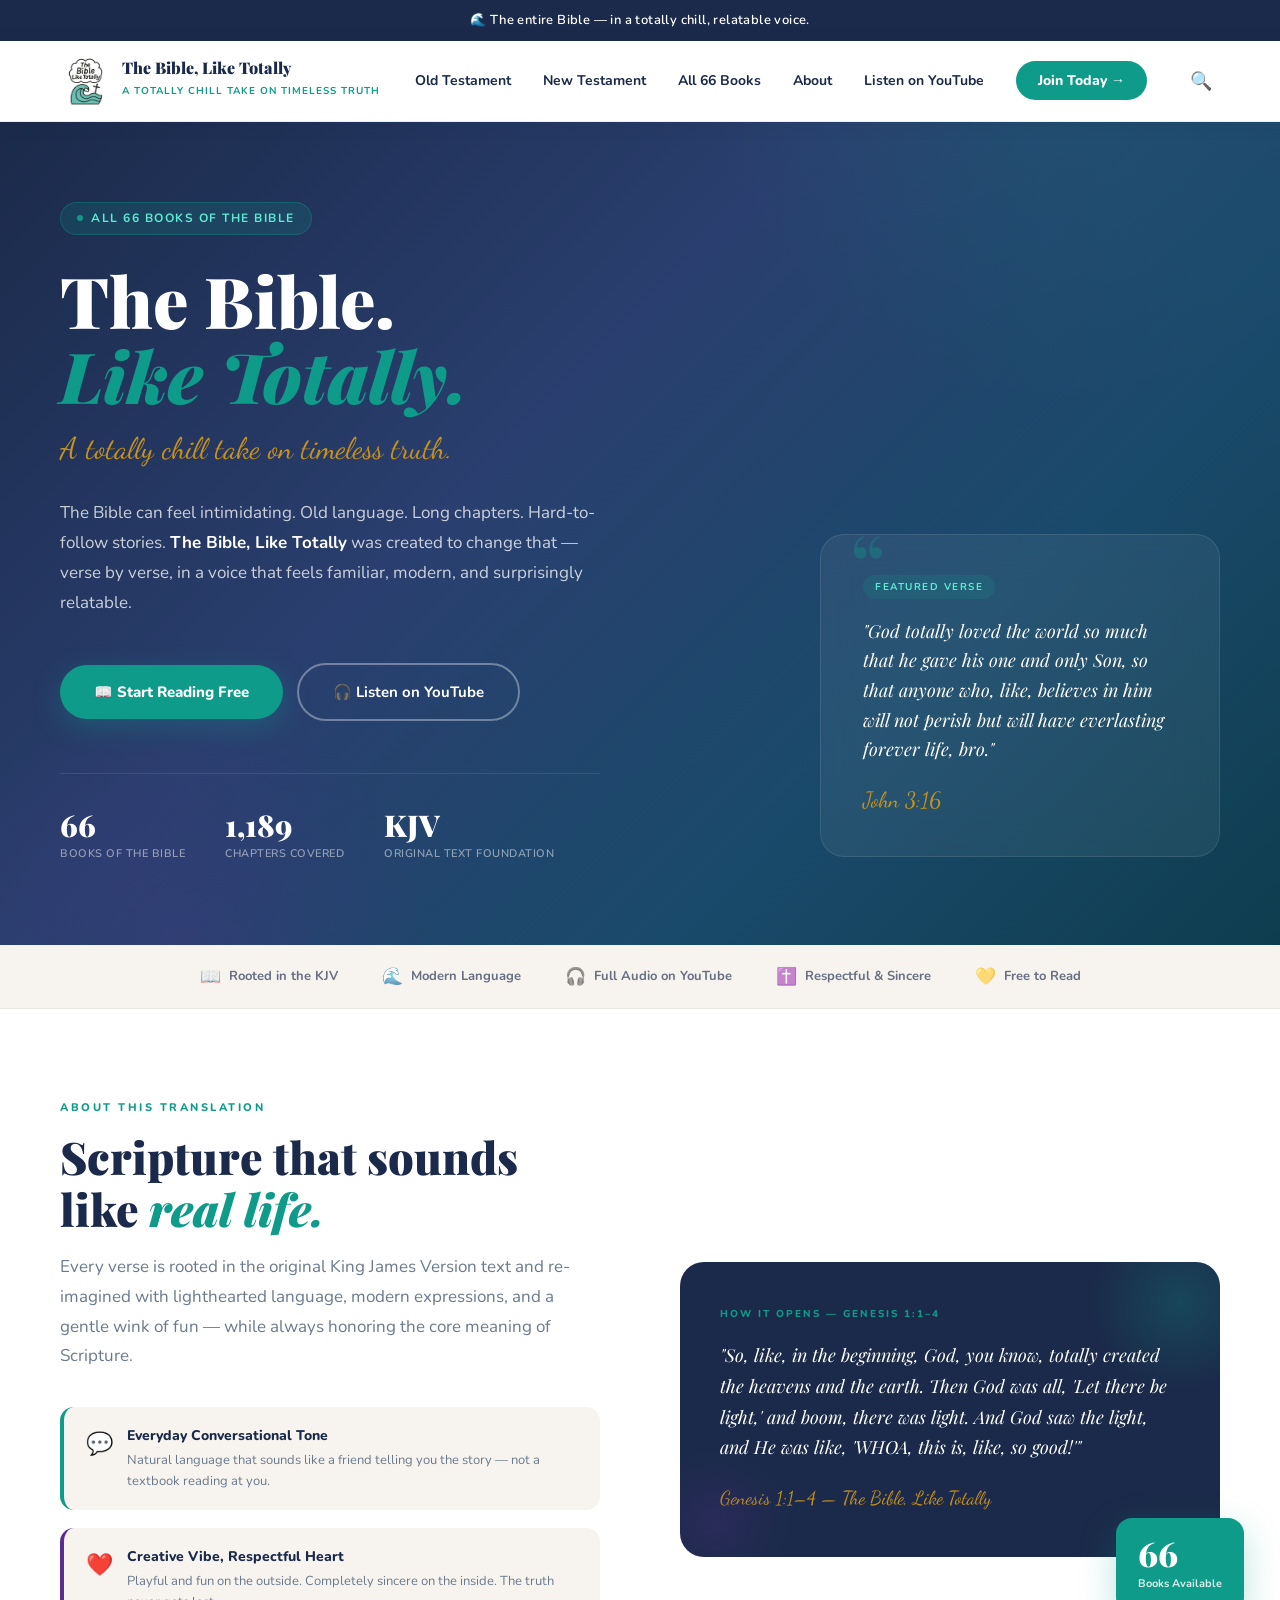
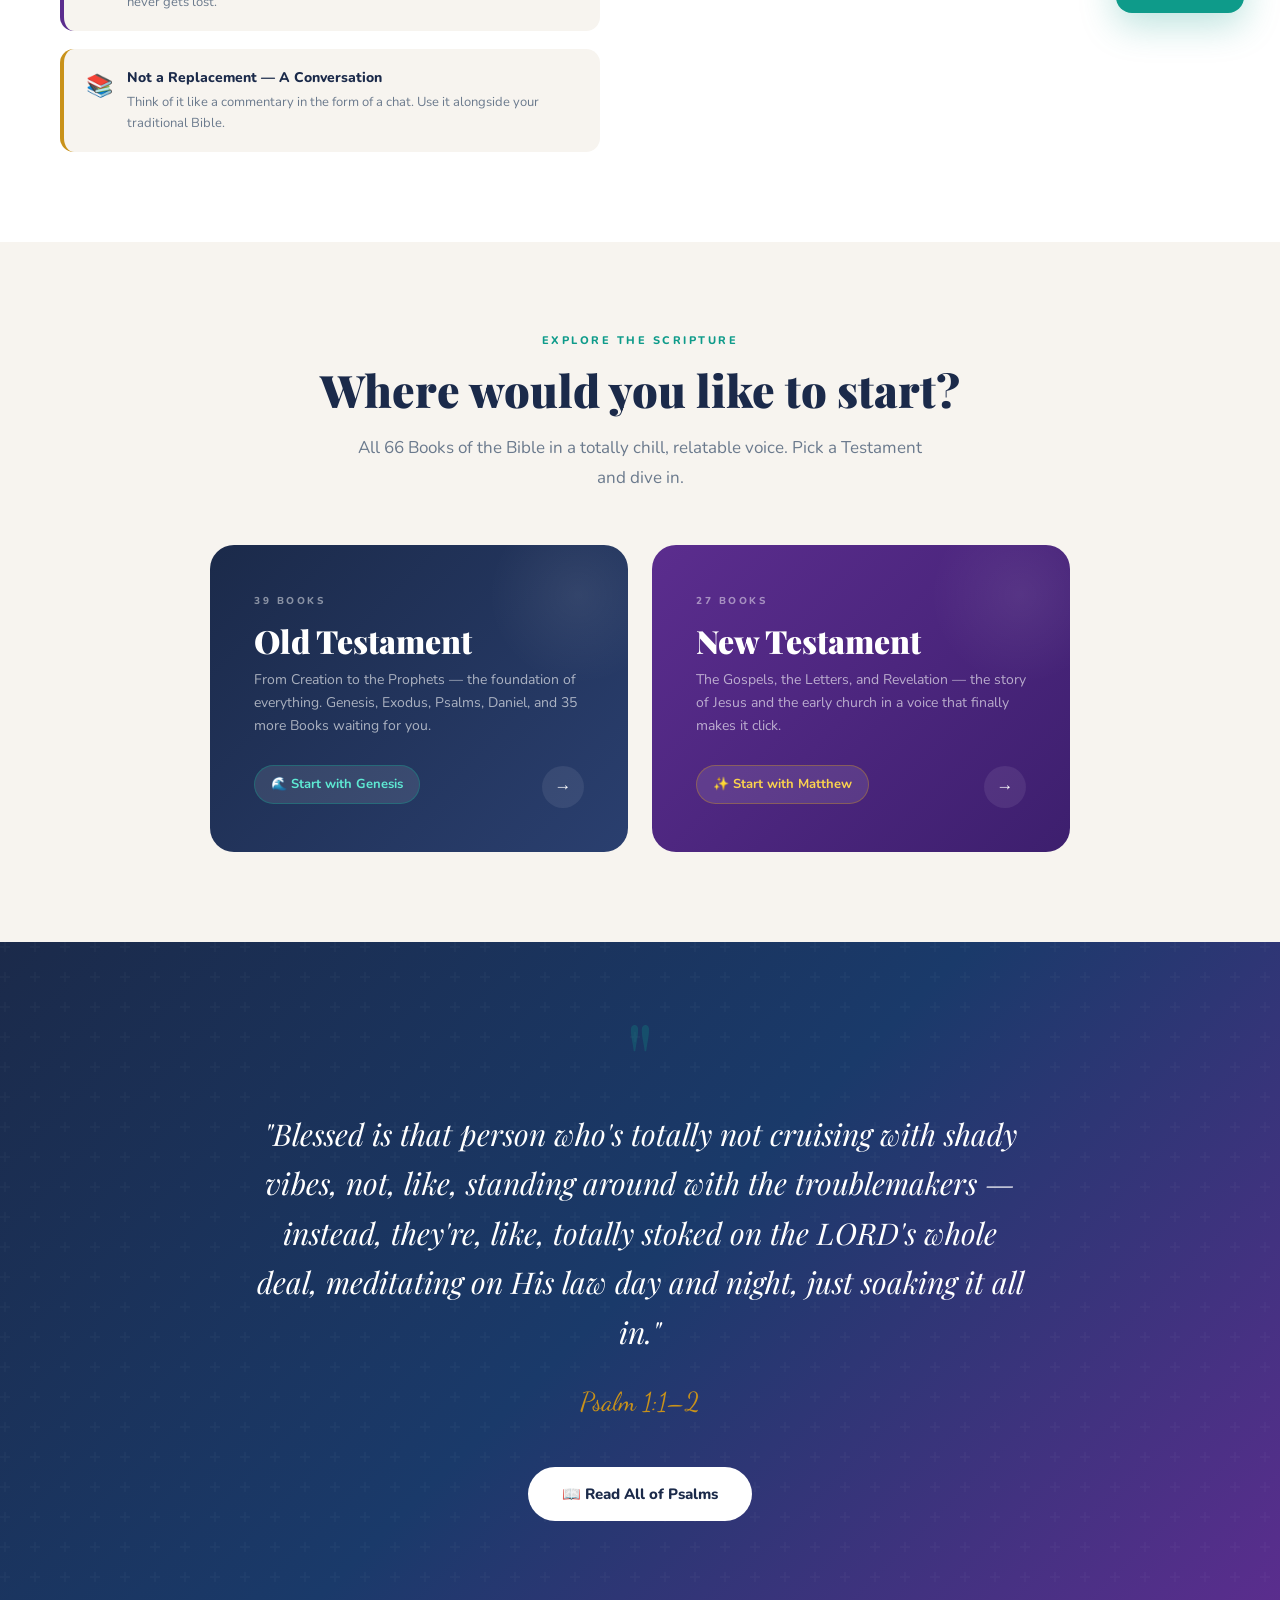
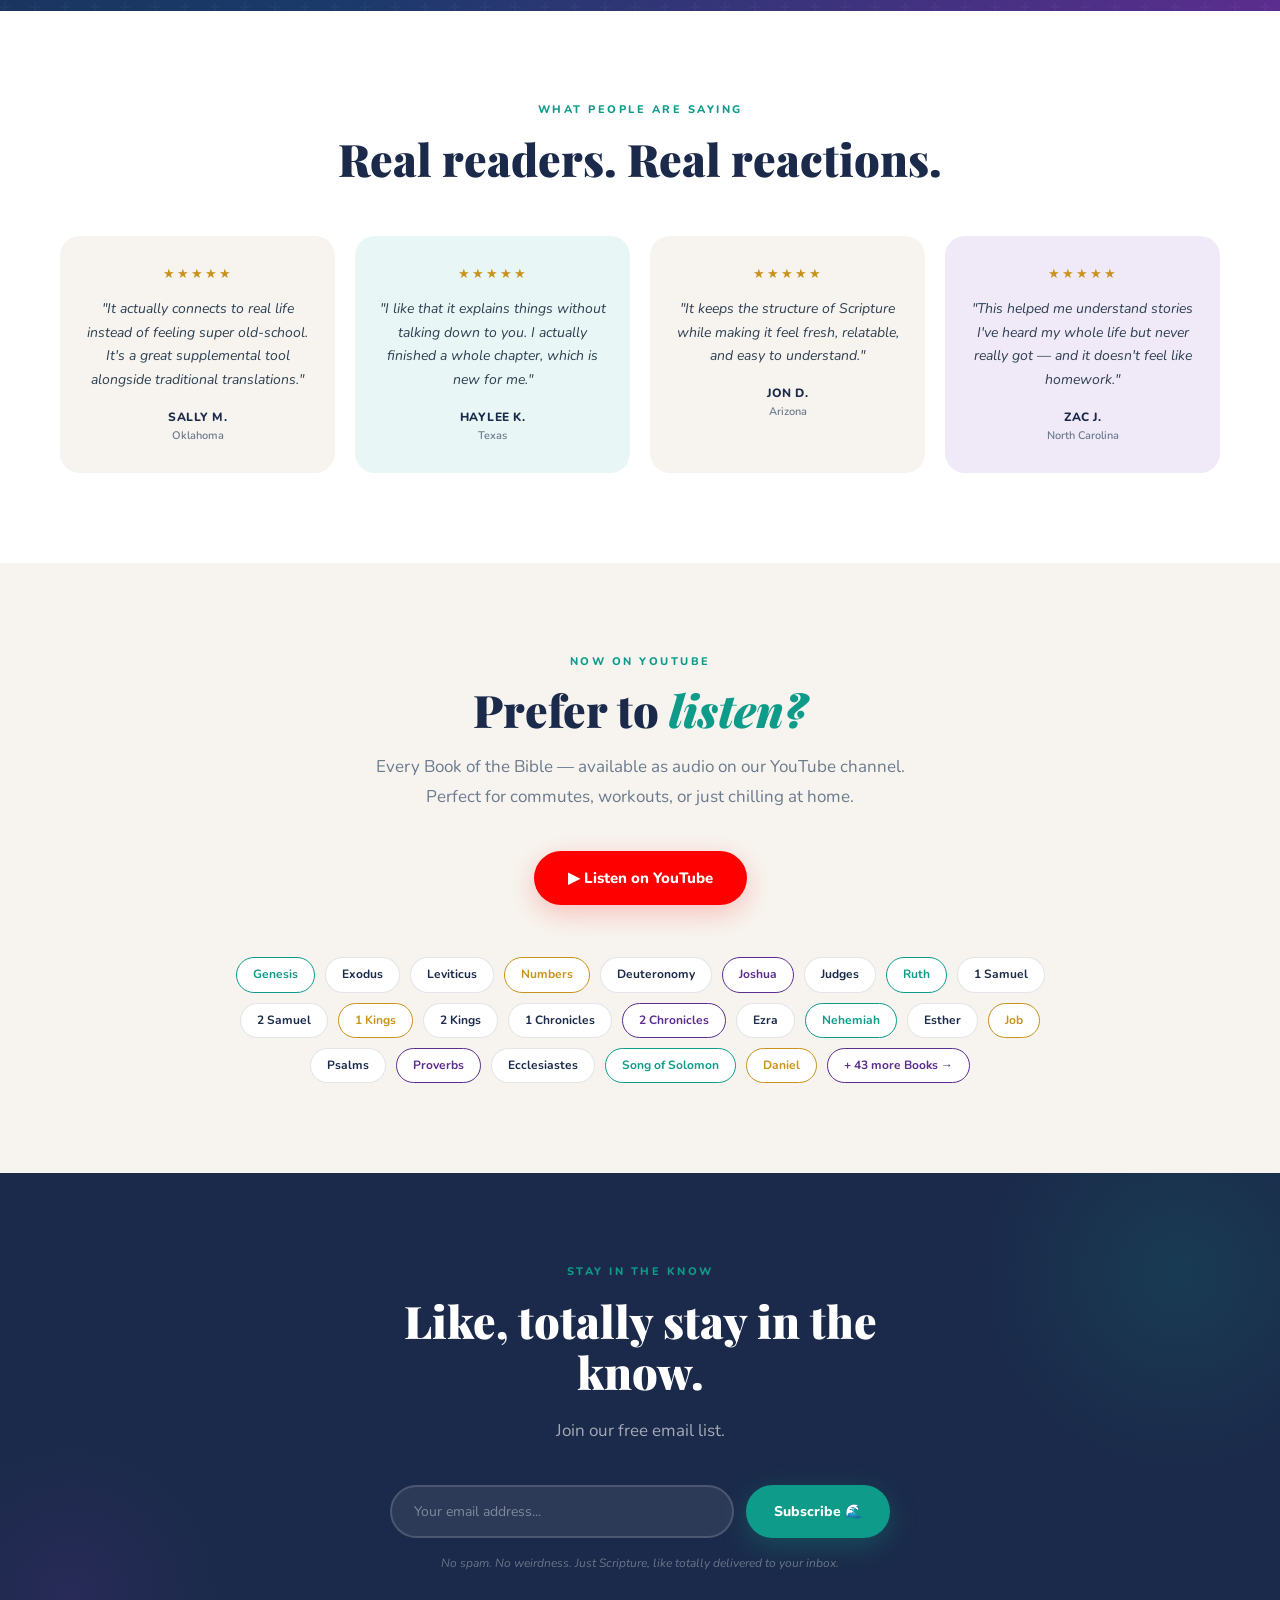
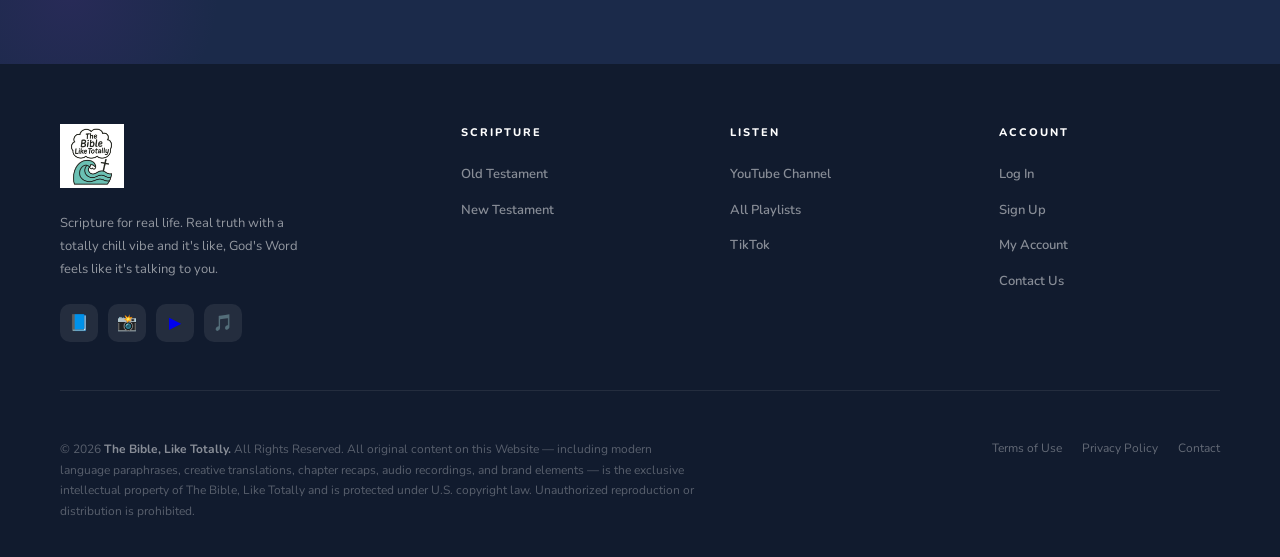
<file: index.html>
<!DOCTYPE html>
<html lang="en">
<head>
<meta charset="UTF-8">
<meta name="viewport" content="width=device-width, initial-scale=1.0">
<title>The Bible, Like Totally — A Totally Chill Take on Timeless Truth</title>
<meta name="description" content="The entire Bible — in a totally chill, relatable voice. Verse by verse, rooted in the KJV, re-imagined in modern language. Read free or listen on YouTube.">
<meta property="og:title" content="The Bible, Like Totally">
<meta property="og:description" content="A totally chill take on timeless truth. All 66 Books of the Bible in modern language.">
<meta property="og:image" content="logo.png">
<link rel="icon" type="image/png" href="logo.png">
<link rel="apple-touch-icon" href="logo.png">
<meta name="apple-mobile-web-app-capable" content="yes">
<meta name="apple-mobile-web-app-status-bar-style" content="black-translucent">
<meta name="apple-mobile-web-app-title" content="Bible Totally">
<meta name="mobile-web-app-capable" content="yes">
<meta name="theme-color" content="#1B2A4A">
<link href="https://fonts.googleapis.com/css2?family=Playfair+Display:ital,wght@0,700;0,900;1,700&family=Nunito:wght@400;600;700;800&family=Dancing+Script:wght@700&display=swap" rel="stylesheet">
<link rel="stylesheet" href="style.css">
<style>
  /* ── HERO ── */
  .hero {
    background: linear-gradient(135deg, var(--navy) 0%, #2A3F6F 40%, #1A4A6B 70%, #0E3D4F 100%);
    min-height: 90vh;
    display: flex;
    align-items: center;
    position: relative;
    overflow: hidden;
    padding: 80px 60px;
  }
  .hero::before {
    content: '';
    position: absolute;
    top: -50%; right: -10%;
    width: 700px; height: 700px;
    background: radial-gradient(circle, rgba(14,155,138,0.14) 0%, transparent 70%);
    pointer-events: none;
  }
  .hero::after {
    content: '';
    position: absolute;
    bottom: -30%; left: -5%;
    width: 500px; height: 500px;
    background: radial-gradient(circle, rgba(91,45,142,0.18) 0%, transparent 70%);
    pointer-events: none;
  }
  .hero-content {
    max-width: 660px;
    position: relative;
    z-index: 2;
    animation: fadeInUp 0.8s ease both;
  }
  .hero-badge {
    display: inline-flex;
    align-items: center;
    gap: 8px;
    background: rgba(14,155,138,0.18);
    border: 1px solid rgba(14,155,138,0.35);
    color: #5EEAD4;
    padding: 6px 16px;
    border-radius: 50px;
    font-size: 12px;
    font-weight: 700;
    letter-spacing: 1.5px;
    text-transform: uppercase;
    margin-bottom: 28px;
  }
  .hero-badge .dot {
    width: 6px; height: 6px;
    background: var(--teal);
    border-radius: 50%;
    animation: pulse 2s infinite;
  }
  .hero h1 {
    font-family: 'Playfair Display', serif;
    font-size: clamp(44px, 5.5vw, 74px);
    font-weight: 900;
    color: var(--white);
    line-height: 1.07;
    margin-bottom: 10px;
  }
  .hero h1 .highlight { color: var(--teal); font-style: italic; }
  .hero-tagline {
    font-family: 'Dancing Script', cursive;
    font-size: clamp(22px, 2.8vw, 30px);
    color: var(--amber);
    margin-bottom: 26px;
    display: block;
  }
  .hero-desc {
    font-size: 17px;
    color: rgba(255,255,255,0.76);
    line-height: 1.78;
    margin-bottom: 44px;
    max-width: 540px;
  }
  .hero-desc strong { color: var(--white); }
  .hero-buttons { display: flex; gap: 14px; flex-wrap: wrap; align-items: center; }
  .hero-stats {
    display: flex;
    gap: 40px;
    margin-top: 52px;
    padding-top: 36px;
    border-top: 1px solid rgba(255,255,255,0.1);
  }
  .hero-stat .number {
    font-family: 'Playfair Display', serif;
    font-size: 30px;
    font-weight: 900;
    color: var(--white);
    display: block;
    line-height: 1;
  }
  .hero-stat .label {
    font-size: 11px;
    color: rgba(255,255,255,0.5);
    font-weight: 600;
    letter-spacing: 0.5px;
    text-transform: uppercase;
    margin-top: 4px;
  }
  .hero-visual {
    position: absolute;
    right: 60px;
    top: 50%;
    transform: translateY(-50%);
    z-index: 2;
    animation: fadeInRight 1s ease 0.3s both;
  }
  .verse-card {
    background: rgba(255,255,255,0.06);
    backdrop-filter: blur(20px);
    border: 1px solid rgba(255,255,255,0.1);
    border-radius: 24px;
    padding: 38px 42px;
    max-width: 400px;
    position: relative;
  }
  .verse-card::before {
    content: '\201C';
    position: absolute;
    top: -16px; left: 28px;
    font-family: 'Playfair Display', serif;
    font-size: 90px;
    color: var(--teal);
    opacity: 0.35;
    line-height: 1;
  }
  .verse-card .verse-tag {
    display: inline-block;
    background: rgba(14,155,138,0.18);
    color: #5EEAD4;
    font-size: 10px;
    font-weight: 700;
    letter-spacing: 1.5px;
    text-transform: uppercase;
    padding: 4px 12px;
    border-radius: 50px;
    margin-bottom: 18px;
  }
  .verse-card p {
    font-family: 'Playfair Display', serif;
    font-size: 18px;
    font-style: italic;
    color: var(--white);
    line-height: 1.65;
    margin-bottom: 18px;
  }
  .verse-card .verse-ref {
    font-family: 'Dancing Script', cursive;
    font-size: 22px;
    color: var(--amber);
  }

  /* ── ABOUT ── */
  .about-section {
    display: grid;
    grid-template-columns: 1fr 1fr;
    gap: 80px;
    align-items: center;
    background: var(--white);
  }
  .about-features { display: flex; flex-direction: column; gap: 18px; margin-top: 36px; }
  .feature-item {
    display: flex;
    align-items: flex-start;
    gap: 14px;
    padding: 18px 22px;
    background: var(--off-white);
    border-radius: 14px;
    border-left: 4px solid var(--teal);
    transition: transform 0.2s;
  }
  .feature-item:hover { transform: translateX(4px); }
  .feature-item:nth-child(2) { border-left-color: var(--purple); }
  .feature-item:nth-child(3) { border-left-color: var(--amber); }
  .feature-icon { font-size: 22px; flex-shrink: 0; margin-top: 2px; }
  .feature-text h4 { font-size: 14px; font-weight: 800; color: var(--navy); margin-bottom: 3px; }
  .feature-text p { font-size: 13px; color: var(--text-muted); line-height: 1.6; }
  .about-card-main {
    background: var(--navy);
    border-radius: 24px;
    padding: 44px 40px;
    color: var(--white);
    position: relative;
    overflow: hidden;
  }
  .about-card-main::before {
    content: '';
    position: absolute;
    top: -50px; right: -50px;
    width: 180px; height: 180px;
    background: radial-gradient(circle, rgba(14,155,138,0.25) 0%, transparent 70%);
  }
  .about-card-main::after {
    content: '';
    position: absolute;
    bottom: -40px; left: -40px;
    width: 150px; height: 150px;
    background: radial-gradient(circle, rgba(91,45,142,0.22) 0%, transparent 70%);
  }
  .about-card-main .card-label {
    font-size: 10px;
    font-weight: 800;
    letter-spacing: 2px;
    text-transform: uppercase;
    color: var(--teal);
    margin-bottom: 18px;
    display: block;
  }
  .about-card-main blockquote {
    font-family: 'Playfair Display', serif;
    font-size: 18px;
    font-style: italic;
    line-height: 1.7;
    color: var(--white);
    margin-bottom: 20px;
    position: relative;
    z-index: 1;
  }
  .about-card-main .quote-source {
    font-family: 'Dancing Script', cursive;
    font-size: 19px;
    color: var(--amber);
  }
  .about-card-floating {
    position: absolute;
    bottom: -24px; right: -24px;
    background: var(--teal);
    border-radius: 16px;
    padding: 18px 22px;
    color: var(--white);
    box-shadow: 0 12px 36px rgba(14,155,138,0.28);
    z-index: 2;
  }
  .about-card-floating .big-number {
    font-family: 'Playfair Display', serif;
    font-size: 34px;
    font-weight: 900;
    display: block;
    line-height: 1;
  }
  .about-card-floating .small-label { font-size: 11px; font-weight: 700; opacity: 0.85; }
  .about-visual { position: relative; padding-bottom: 32px; }

  /* ── TESTAMENT CARDS ── */
  .testament-section { background: var(--off-white); text-align: center; }
  .testament-header { margin-bottom: 52px; }
  .testament-header .section-subtitle { margin: 0 auto; }
  .testament-grid {
    display: grid;
    grid-template-columns: 1fr 1fr;
    gap: 24px;
    max-width: 860px;
    margin: 0 auto;
  }
  .testament-card {
    border-radius: 24px;
    padding: 48px 44px;
    text-align: left;
    text-decoration: none;
    position: relative;
    overflow: hidden;
    transition: transform 0.3s, box-shadow 0.3s;
    display: block;
  }
  .testament-card:hover { transform: translateY(-6px); box-shadow: 0 24px 56px rgba(27,42,74,0.18); }
  .testament-card.old { background: linear-gradient(135deg, var(--navy) 0%, #2A3F6F 100%); }
  .testament-card.new { background: linear-gradient(135deg, var(--purple) 0%, #3D1F6E 100%); }
  .testament-card::before {
    content: '';
    position: absolute;
    top: -40px; right: -40px;
    width: 180px; height: 180px;
    background: radial-gradient(circle, rgba(255,255,255,0.07) 0%, transparent 70%);
  }
  .testament-card .t-label {
    font-size: 10px; font-weight: 800; letter-spacing: 2.5px;
    text-transform: uppercase; color: rgba(255,255,255,0.48);
    margin-bottom: 14px; display: block;
  }
  .testament-card h3 {
    font-family: 'Playfair Display', serif;
    font-size: 32px; font-weight: 900;
    color: var(--white); margin-bottom: 10px; line-height: 1.1;
  }
  .testament-card p { font-size: 14px; color: rgba(255,255,255,0.62); line-height: 1.65; margin-bottom: 28px; }
  .testament-card .book-count {
    display: inline-flex; align-items: center; gap: 8px;
    background: rgba(255,255,255,0.1);
    border: 1px solid rgba(255,255,255,0.14);
    color: var(--white);
    padding: 8px 16px; border-radius: 50px;
    font-size: 13px; font-weight: 700;
  }
  .testament-card.old .book-count { border-color: rgba(14,155,138,0.4); color: #5EEAD4; }
  .testament-card.new .book-count { border-color: rgba(201,146,26,0.4); color: #FCD34D; }
  .testament-arrow {
    position: absolute; bottom: 44px; right: 44px;
    width: 42px; height: 42px;
    background: rgba(255,255,255,0.08);
    border-radius: 50%;
    display: flex; align-items: center; justify-content: center;
    font-size: 17px;
    transition: background 0.2s, transform 0.2s;
    color: white;
  }
  .testament-card:hover .testament-arrow { background: rgba(255,255,255,0.18); transform: translateX(4px); }

  /* ── YOUTUBE SECTION ── */
  .youtube-section { background: var(--off-white); text-align: center; }
  .youtube-btn {
    display: inline-flex; align-items: center; gap: 10px;
    background: #FF0000; color: var(--white);
    padding: 15px 34px; border-radius: 50px;
    font-weight: 800; font-size: 15px; text-decoration: none;
    transition: all 0.3s;
    box-shadow: 0 8px 28px rgba(255,0,0,0.22);
    margin-bottom: 52px;
    font-family: 'Nunito', sans-serif;
  }
  .youtube-btn:hover { background: #CC0000; transform: translateY(-2px); }
  .books-grid {
    display: flex; flex-wrap: wrap; gap: 10px;
    max-width: 860px; margin: 0 auto; justify-content: center;
  }
  .book-pill {
    background: var(--white);
    border: 1.5px solid rgba(27,42,74,0.12);
    border-radius: 50px;
    padding: 7px 16px;
    font-size: 12px; font-weight: 700; color: var(--navy);
    transition: all 0.2s; cursor: pointer; text-decoration: none;
    display: inline-block;
  }
  .book-pill:hover { background: var(--navy); color: var(--white); border-color: var(--navy); transform: scale(1.05); }
  .book-pill.teal { border-color: var(--teal); color: var(--teal); }
  .book-pill.teal:hover { background: var(--teal); color: var(--white); }
  .book-pill.purple { border-color: var(--purple); color: var(--purple); }
  .book-pill.purple:hover { background: var(--purple); color: var(--white); }
  .book-pill.amber { border-color: var(--amber); color: var(--amber); }
  .book-pill.amber:hover { background: var(--amber); color: var(--white); }

  @media (max-width: 900px) {
    .hero { padding: 60px 24px; min-height: auto; }
    .hero-visual { display: none; }
    .about-section { grid-template-columns: 1fr; gap: 40px; }
    .testament-grid { grid-template-columns: 1fr; }
  }
</style>
</head>
<body>

<!-- NAVIGATION -->

<!-- ANNOUNCEMENT BAR -->
<div class="announcement-bar">
  🌊 The entire Bible — in a totally chill, relatable voice.
</div>

<nav>
  <a href="index.html" class="nav-logo">
    <img src="logo.png" alt="The Bible, Like Totally">
    <div class="nav-logo-text">
      <span class="brand-name">The Bible, Like Totally</span>
      <span class="brand-tagline">A totally chill take on timeless truth</span>
    </div>
  </a>
      <ul class="nav-links">
    <li><a href="old-testament.html">Old Testament</a></li>
    <li><a href="new-testament.html">New Testament</a></li>
    <li><a href="all-books.html">All 66 Books</a></li>
    <li><a href="about.html">About</a></li>
    <li><a href="https://www.youtube.com/@TheBibleLikeTotally" target="_blank">Listen on YouTube</a></li>
    <li><a href="join.html" class="nav-cta">Join Today →</a></li>
  </ul>
  <!-- SEARCH -->
  <div class="nav-search">
    <input
      type="text"
      class="nav-search-input"
      id="navSearch"
      placeholder="Search books..."
      onkeydown="handleNavSearch(event)"
    >
    <button class="nav-search-btn" onclick="toggleNavSearch()" aria-label="Search">&#128269;</button>
  </div>
  <!-- MOBILE MENU BUTTON -->
  <button class="mobile-menu-btn" onclick="toggleMobileMenu()" aria-label="Menu">
    <span></span><span></span><span></span>
  </button>
</nav>

<!-- MOBILE MENU -->
<div class="mobile-menu" id="mobileMenu">
  <ul>
    <li><a href="index.html" onclick="toggleMobileMenu()">Home</a></li>
    <li><a href="old-testament.html" onclick="toggleMobileMenu()">Old Testament</a></li>
    <li><a href="new-testament.html" onclick="toggleMobileMenu()">New Testament</a></li>
    <li><a href="all-books.html" onclick="toggleMobileMenu()">All 66 Books</a></li>
    <li><a href="about.html" onclick="toggleMobileMenu()">About</a></li>
    <li><a href="https://www.youtube.com/@TheBibleLikeTotally" target="_blank" onclick="toggleMobileMenu()">Listen on YouTube</a></li>
    <li><a href="join.html" class="nav-cta" onclick="toggleMobileMenu()">Join Today →</a></li>
  </ul>
</div>
<!-- HERO -->
<section class="hero">
  <div class="hero-content">
    <div class="hero-badge">
      <span class="dot"></span>
      All 66 Books of the Bible
    </div>
    <h1>The Bible.<br><span class="highlight">Like Totally.</span></h1>
    <span class="hero-tagline">A totally chill take on timeless truth.</span>
    <p class="hero-desc">
      The Bible can feel intimidating. Old language. Long chapters. Hard-to-follow stories.
      <strong>The Bible, Like Totally</strong> was created to change that — verse by verse,
      in a voice that feels familiar, modern, and surprisingly relatable.
    </p>
    <div class="hero-buttons">
      <a href="old-testament.html" class="btn-primary">📖 Start Reading Free</a>
      <a href="https://www.youtube.com/@TheBibleLikeTotally" target="_blank" class="btn-ghost">🎧 Listen on YouTube</a>
    </div>
    <div class="hero-stats">
      <div class="hero-stat">
        <span class="number">66</span>
        <span class="label">Books of the Bible</span>
      </div>
      <div class="hero-stat">
        <span class="number">1,189</span>
        <span class="label">Chapters covered</span>
      </div>
      <div class="hero-stat">
        <span class="number">KJV</span>
        <span class="label">Original text foundation</span>
      </div>
    </div>
  </div>
  <div class="hero-visual">
    <div class="verse-card">
      <span class="verse-tag">Featured Verse</span>
      <p>"God totally loved the world so much that he gave his one and only Son, so that anyone who, like, believes in him will not perish but will have everlasting forever life, bro."</p>
      <span class="verse-ref">John 3:16</span>
    </div>
  </div>
</section>

<!-- TRUST BAR -->
<div class="trust-bar">
  <div class="trust-item"><span class="icon">📖</span> Rooted in the KJV</div>
  <div class="trust-item"><span class="icon">🌊</span> Modern Language</div>
  <div class="trust-item"><span class="icon">🎧</span> Full Audio on YouTube</div>
  <div class="trust-item"><span class="icon">✝️</span> Respectful &amp; Sincere</div>
  <div class="trust-item"><span class="icon">💛</span> Free to Read</div>
</div>

<!-- ABOUT SECTION -->
<section class="about-section fade-in">
  <div class="about-content">
    <span class="section-label">About This Translation</span>
    <h2 class="section-title">Scripture that sounds like <em>real life.</em></h2>
    <p class="section-subtitle">
      Every verse is rooted in the original King James Version text and re-imagined
      with lighthearted language, modern expressions, and a gentle wink of fun —
      while always honoring the core meaning of Scripture.
    </p>
    <div class="about-features">
      <div class="feature-item">
        <span class="feature-icon">💬</span>
        <div class="feature-text">
          <h4>Everyday Conversational Tone</h4>
          <p>Natural language that sounds like a friend telling you the story — not a textbook reading at you.</p>
        </div>
      </div>
      <div class="feature-item">
        <span class="feature-icon">❤️</span>
        <div class="feature-text">
          <h4>Creative Vibe, Respectful Heart</h4>
          <p>Playful and fun on the outside. Completely sincere on the inside. The truth never gets lost.</p>
        </div>
      </div>
      <div class="feature-item">
        <span class="feature-icon">📚</span>
        <div class="feature-text">
          <h4>Not a Replacement — A Conversation</h4>
          <p>Think of it like a commentary in the form of a chat. Use it alongside your traditional Bible.</p>
        </div>
      </div>
    </div>
  </div>
  <div class="about-visual">
    <div class="about-card-main">
      <span class="card-label">How it opens — Genesis 1:1–4</span>
      <blockquote>
        "So, like, in the beginning, God, you know, totally created the heavens and the earth. Then God was all, 'Let there be light,' and boom, there was light. And God saw the light, and He was like, 'WHOA, this is, like, so good!'"
      </blockquote>
      <span class="quote-source">Genesis 1:1–4 — The Bible, Like Totally</span>
    </div>
    <div class="about-card-floating">
      <span class="big-number">66</span>
      <span class="small-label">Books Available</span>
    </div>
  </div>
</section>

<!-- TESTAMENT NAVIGATION -->
<section class="testament-section fade-in">
  <div class="testament-header">
    <span class="section-label">Explore the Scripture</span>
    <h2 class="section-title">Where would you like to start?</h2>
    <p class="section-subtitle">All 66 Books of the Bible in a totally chill, relatable voice. Pick a Testament and dive in.</p>
  </div>
  <div class="testament-grid">
    <a href="old-testament.html" class="testament-card old">
      <span class="t-label">39 Books</span>
      <h3>Old Testament</h3>
      <p>From Creation to the Prophets — the foundation of everything. Genesis, Exodus, Psalms, Daniel, and 35 more Books waiting for you.</p>
      <span class="book-count">🌊 Start with Genesis</span>
      <div class="testament-arrow">→</div>
    </a>
    <a href="new-testament.html" class="testament-card new">
      <span class="t-label">27 Books</span>
      <h3>New Testament</h3>
      <p>The Gospels, the Letters, and Revelation — the story of Jesus and the early church in a voice that finally makes it click.</p>
      <span class="book-count">✨ Start with Matthew</span>
      <div class="testament-arrow">→</div>
    </a>
  </div>
</section>

<!-- FEATURED VERSE -->
<section class="verse-section fade-in">
  <div class="inner">
    <span class="big-q">"</span>
    <blockquote>
      "Blessed is that person who's totally not cruising with shady vibes, not, like, standing around with the troublemakers — instead, they're, like, totally stoked on the LORD's whole deal, meditating on His law day and night, just soaking it all in."
    </blockquote>
    <span class="cite">Psalm 1:1–2</span>
    <a href="https://thebibleliketotally.wordpress.com/old-testament/psalms/" class="btn-white">📖 Read All of Psalms</a>
  </div>
</section>

<!-- REVIEWS -->
<section style="background:var(--white); padding:90px 60px; text-align:center;" class="fade-in">
  <span class="section-label">What People Are Saying</span>
  <h2 class="section-title" style="margin-bottom:52px;">Real readers. Real reactions.</h2>
  <div class="reviews-grid">
    <div class="review-card">
      <div class="review-stars">★★★★★</div>
      <p class="review-text">"It actually connects to real life instead of feeling super old-school. It's a great supplemental tool alongside traditional translations."</p>
      <div class="review-author">Sally M.</div>
      <div class="review-location">Oklahoma</div>
    </div>
    <div class="review-card teal-bg">
      <div class="review-stars">★★★★★</div>
      <p class="review-text">"I like that it explains things without talking down to you. I actually finished a whole chapter, which is new for me."</p>
      <div class="review-author">Haylee K.</div>
      <div class="review-location">Texas</div>
    </div>
    <div class="review-card">
      <div class="review-stars">★★★★★</div>
      <p class="review-text">"It keeps the structure of Scripture while making it feel fresh, relatable, and easy to understand."</p>
      <div class="review-author">Jon D.</div>
      <div class="review-location">Arizona</div>
    </div>
    <div class="review-card purple-bg">
      <div class="review-stars">★★★★★</div>
      <p class="review-text">"This helped me understand stories I've heard my whole life but never really got — and it doesn't feel like homework."</p>
      <div class="review-author">Zac J.</div>
      <div class="review-location">North Carolina</div>
    </div>
  </div>
</section>

<!-- YOUTUBE SECTION -->
<section class="youtube-section fade-in">
  <span class="section-label">Now on YouTube</span>
  <h2 class="section-title" style="margin-bottom:16px;">Prefer to <em>listen?</em></h2>
  <p class="section-subtitle" style="margin:0 auto 40px;">Every Book of the Bible — available as audio on our YouTube channel. Perfect for commutes, workouts, or just chilling at home.</p>
  <a href="https://www.youtube.com/@TheBibleLikeTotally" class="youtube-btn" target="_blank">▶ Listen on YouTube</a>
  <div class="books-grid">
    <a href="https://thebibleliketotally.wordpress.com/old-testament/genesis/" class="book-pill teal">Genesis</a>
    <a href="https://thebibleliketotally.wordpress.com/old-testament/exodus/" class="book-pill">Exodus</a>
    <a href="https://thebibleliketotally.wordpress.com/old-testament/leviticus/" class="book-pill">Leviticus</a>
    <a href="https://thebibleliketotally.wordpress.com/old-testament/numbers/" class="book-pill amber">Numbers</a>
    <a href="https://thebibleliketotally.wordpress.com/old-testament/deuteronomy/" class="book-pill">Deuteronomy</a>
    <a href="https://thebibleliketotally.wordpress.com/old-testament/joshua/" class="book-pill purple">Joshua</a>
    <a href="https://thebibleliketotally.wordpress.com/old-testament/judges/" class="book-pill">Judges</a>
    <a href="https://thebibleliketotally.wordpress.com/old-testament/ruth/" class="book-pill teal">Ruth</a>
    <a href="https://thebibleliketotally.wordpress.com/old-testament/i-samuel/" class="book-pill">1 Samuel</a>
    <a href="https://thebibleliketotally.wordpress.com/old-testament/ii-samuel/" class="book-pill">2 Samuel</a>
    <a href="https://thebibleliketotally.wordpress.com/old-testament/i-kings/" class="book-pill amber">1 Kings</a>
    <a href="https://thebibleliketotally.wordpress.com/old-testament/ii-kings/" class="book-pill">2 Kings</a>
    <a href="https://thebibleliketotally.wordpress.com/old-testament/i-chronicles/" class="book-pill">1 Chronicles</a>
    <a href="https://thebibleliketotally.wordpress.com/old-testament/ii-chronicles/" class="book-pill purple">2 Chronicles</a>
    <a href="https://thebibleliketotally.wordpress.com/old-testament/ezra/" class="book-pill">Ezra</a>
    <a href="https://thebibleliketotally.wordpress.com/old-testament/nehemiah/" class="book-pill teal">Nehemiah</a>
    <a href="https://thebibleliketotally.wordpress.com/old-testament/esther/" class="book-pill">Esther</a>
    <a href="https://thebibleliketotally.wordpress.com/old-testament/job/" class="book-pill amber">Job</a>
    <a href="https://thebibleliketotally.wordpress.com/old-testament/psalms/" class="book-pill">Psalms</a>
    <a href="https://thebibleliketotally.wordpress.com/old-testament/proverbs/" class="book-pill purple">Proverbs</a>
    <a href="https://thebibleliketotally.wordpress.com/old-testament/ecclesiastes/" class="book-pill">Ecclesiastes</a>
    <a href="https://thebibleliketotally.wordpress.com/old-testament/song-of-solomon/" class="book-pill teal">Song of Solomon</a>
    <a href="https://thebibleliketotally.wordpress.com/old-testament/daniel/" class="book-pill amber">Daniel</a>
    <a href="new-testament.html" class="book-pill purple">+ 43 more Books →</a>
  </div>
</section>

<!-- EMAIL SIGNUP -->
<section class="signup-section fade-in">
  <div class="signup-inner">
    <span class="section-label">Stay in the Know</span>
    <h2 class="section-title">Like, totally stay in the know.</h2>
    <p class="section-subtitle">Join our free email list.</p>
    <div class="signup-form">
      <input type="email" placeholder="Your email address...">
      <a href="https://the-bible-like-totally.kit.com/66062f99f6" class="btn-primary" style="border-radius:50px; padding:15px 28px; font-size:14px; font-weight:800; text-decoration:none; display:inline-flex; align-items:center; gap:8px; background:var(--teal); color:var(--white); box-shadow:0 8px 28px rgba(14,155,138,0.3); transition:all 0.3s; font-family:'Nunito',sans-serif;">Subscribe 🌊</a>
    </div>
    <p class="signup-note">No spam. No weirdness. Just Scripture, like totally delivered to your inbox.</p>
  </div>
</section>

<!-- FOOTER -->
<footer>
  <div class="footer-top">
    <div class="footer-brand">
      <img src="logo.png" alt="The Bible, Like Totally">
      <p>Scripture for real life. Real truth with a totally chill vibe and it's like, God's Word feels like it's talking to you.</p>
      <div class="footer-social">
        <a href="https://www.facebook.com/thebible.liketotally/" target="_blank" class="social-btn" title="Facebook">📘</a>
        <a href="https://www.instagram.com/thebible_liketotally/" target="_blank" class="social-btn" title="Instagram">📸</a>
        <a href="https://www.youtube.com/@TheBibleLikeTotally" target="_blank" class="social-btn" title="YouTube">▶</a>
        <a href="https://www.tiktok.com/@thebible_liketotally" target="_blank" class="social-btn" title="TikTok">🎵</a>
      </div>
    </div>
    <div class="footer-col">
      <h4>Scripture</h4>
      <ul>
        <li><a href="old-testament.html">Old Testament</a></li>
        <li><a href="new-testament.html">New Testament</a></li>
      </ul>
    </div>
    <div class="footer-col">
      <h4>Listen</h4>
      <ul>
        <li><a href="https://www.youtube.com/@TheBibleLikeTotally" target="_blank">YouTube Channel</a></li>
        <li><a href="https://www.youtube.com/@TheBibleLikeTotally/playlists" target="_blank">All Playlists</a></li>
        <li><a href="https://www.tiktok.com/@thebible_liketotally" target="_blank">TikTok</a></li>
      </ul>
    </div>
      <div class="footer-col">
      <h4>Account</h4>
      <ul>
        <li><a href="https://thebibleliketotally.com/log-in/">Log In</a></li>
        <li><a href="https://thebibleliketotally.com/sign-up/">Sign Up</a></li>
        <li><a href="https://thebibleliketotally.com/account/">My Account</a></li>
        <li><a href="contact.html">Contact Us</a></li>
      </ul>
    </div>
  </div>
  <div class="footer-bottom">
    <p class="footer-copy">© 2026 <strong>The Bible, Like Totally.</strong> All Rights Reserved. All original content on this Website — including modern language paraphrases, creative translations, chapter recaps, audio recordings, and brand elements — is the exclusive intellectual property of The Bible, Like Totally and is protected under U.S. copyright law. Unauthorized reproduction or distribution is prohibited.</p>
    <div class="footer-links">
      <a href="terms.html">Terms of Use</a>
      <a href="privacy.html">Privacy Policy</a>
      <a href="contact.html">Contact</a>
    </div>
  </div>
</footer>

<script>
  const observer = new IntersectionObserver((entries) => {
    entries.forEach(e => { if (e.isIntersecting) e.target.classList.add('visible'); });
  }, { threshold: 0.08 });
  document.querySelectorAll('.fade-in').forEach(el => observer.observe(el));

  function toggleMobileMenu() {
    const menu = document.getElementById('mobileMenu');
    menu.classList.toggle('open');
  }

  function toggleNavSearch() {
    const input = document.getElementById('navSearch');
    input.classList.toggle('open');
    if (input.classList.contains('open')) {
      input.focus();
    }
  }

  function handleNavSearch(event) {
    if (event.key === 'Enter') {
      const query = document.getElementById('navSearch').value.trim();
      if (query) {
        window.location.href = 'all-books.html?search=' + encodeURIComponent(query);
      }
    }
  }
</script>
</body>
</html>
</file>
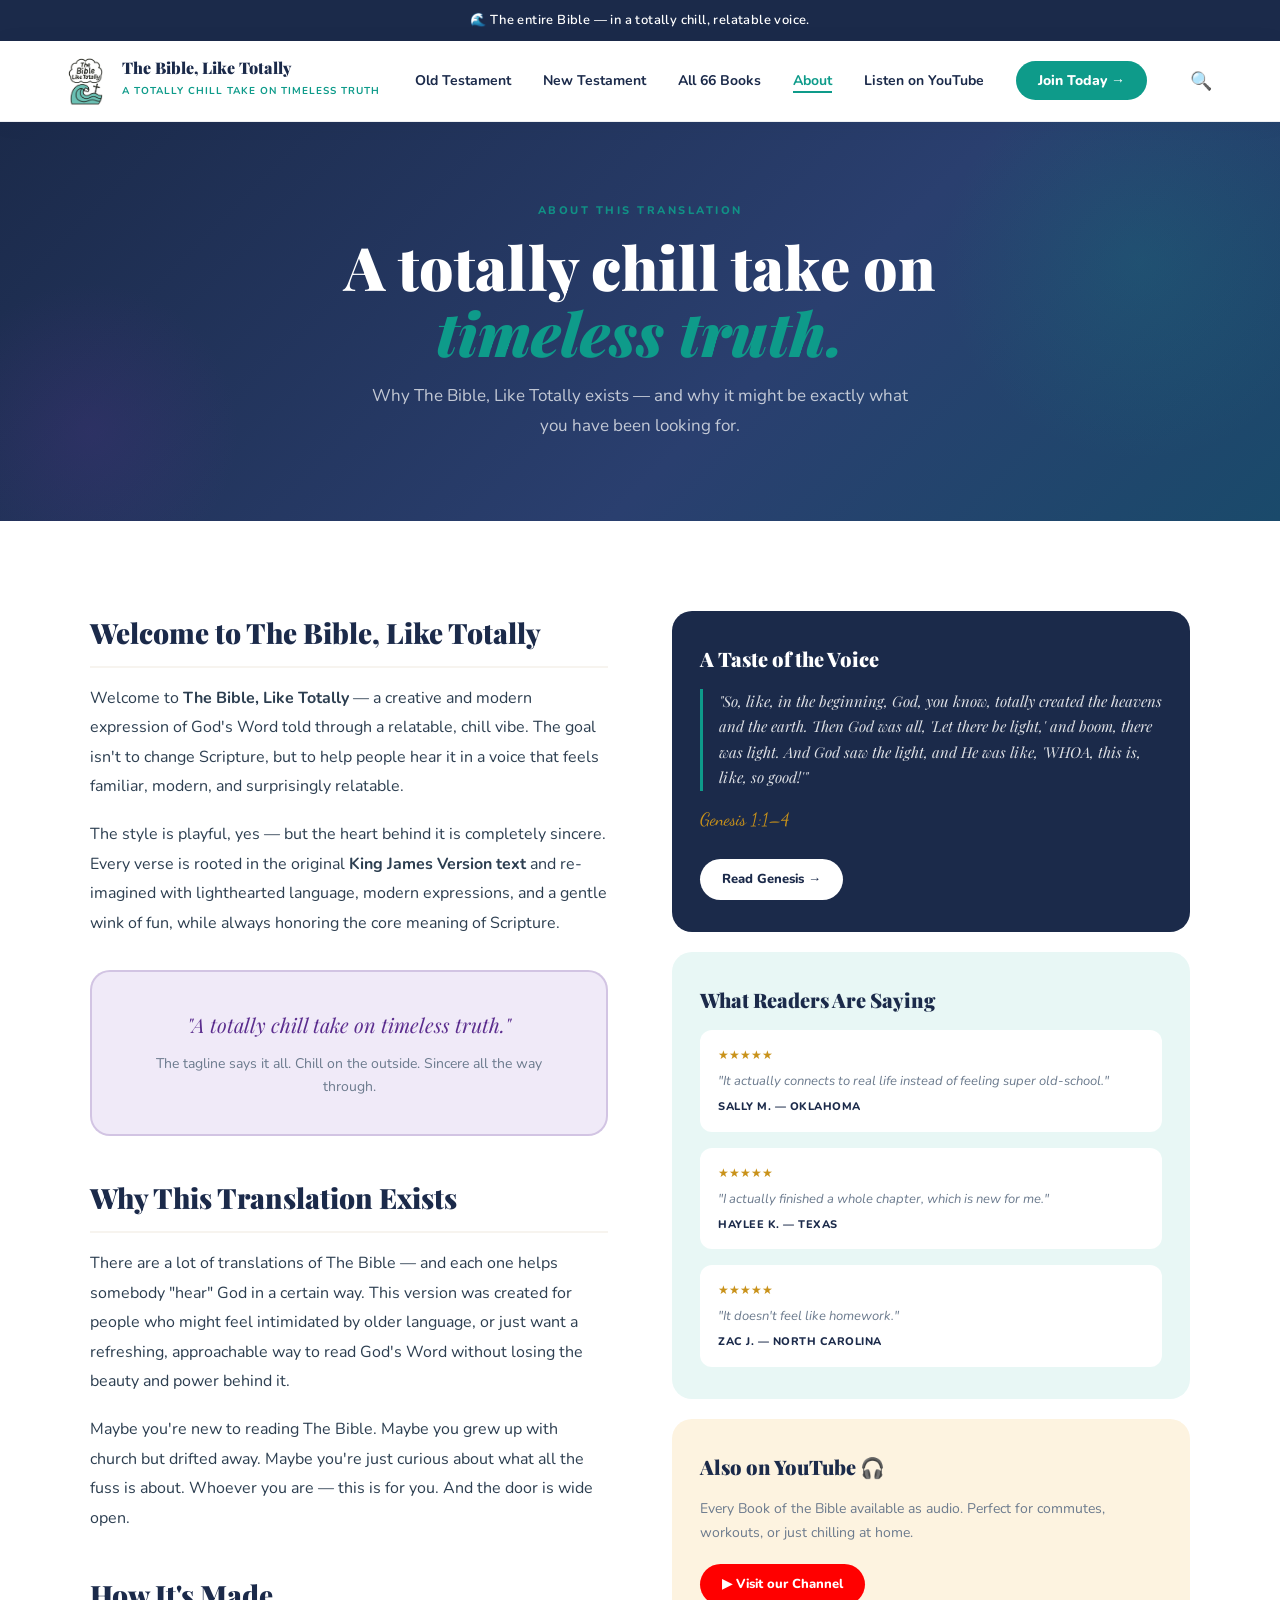
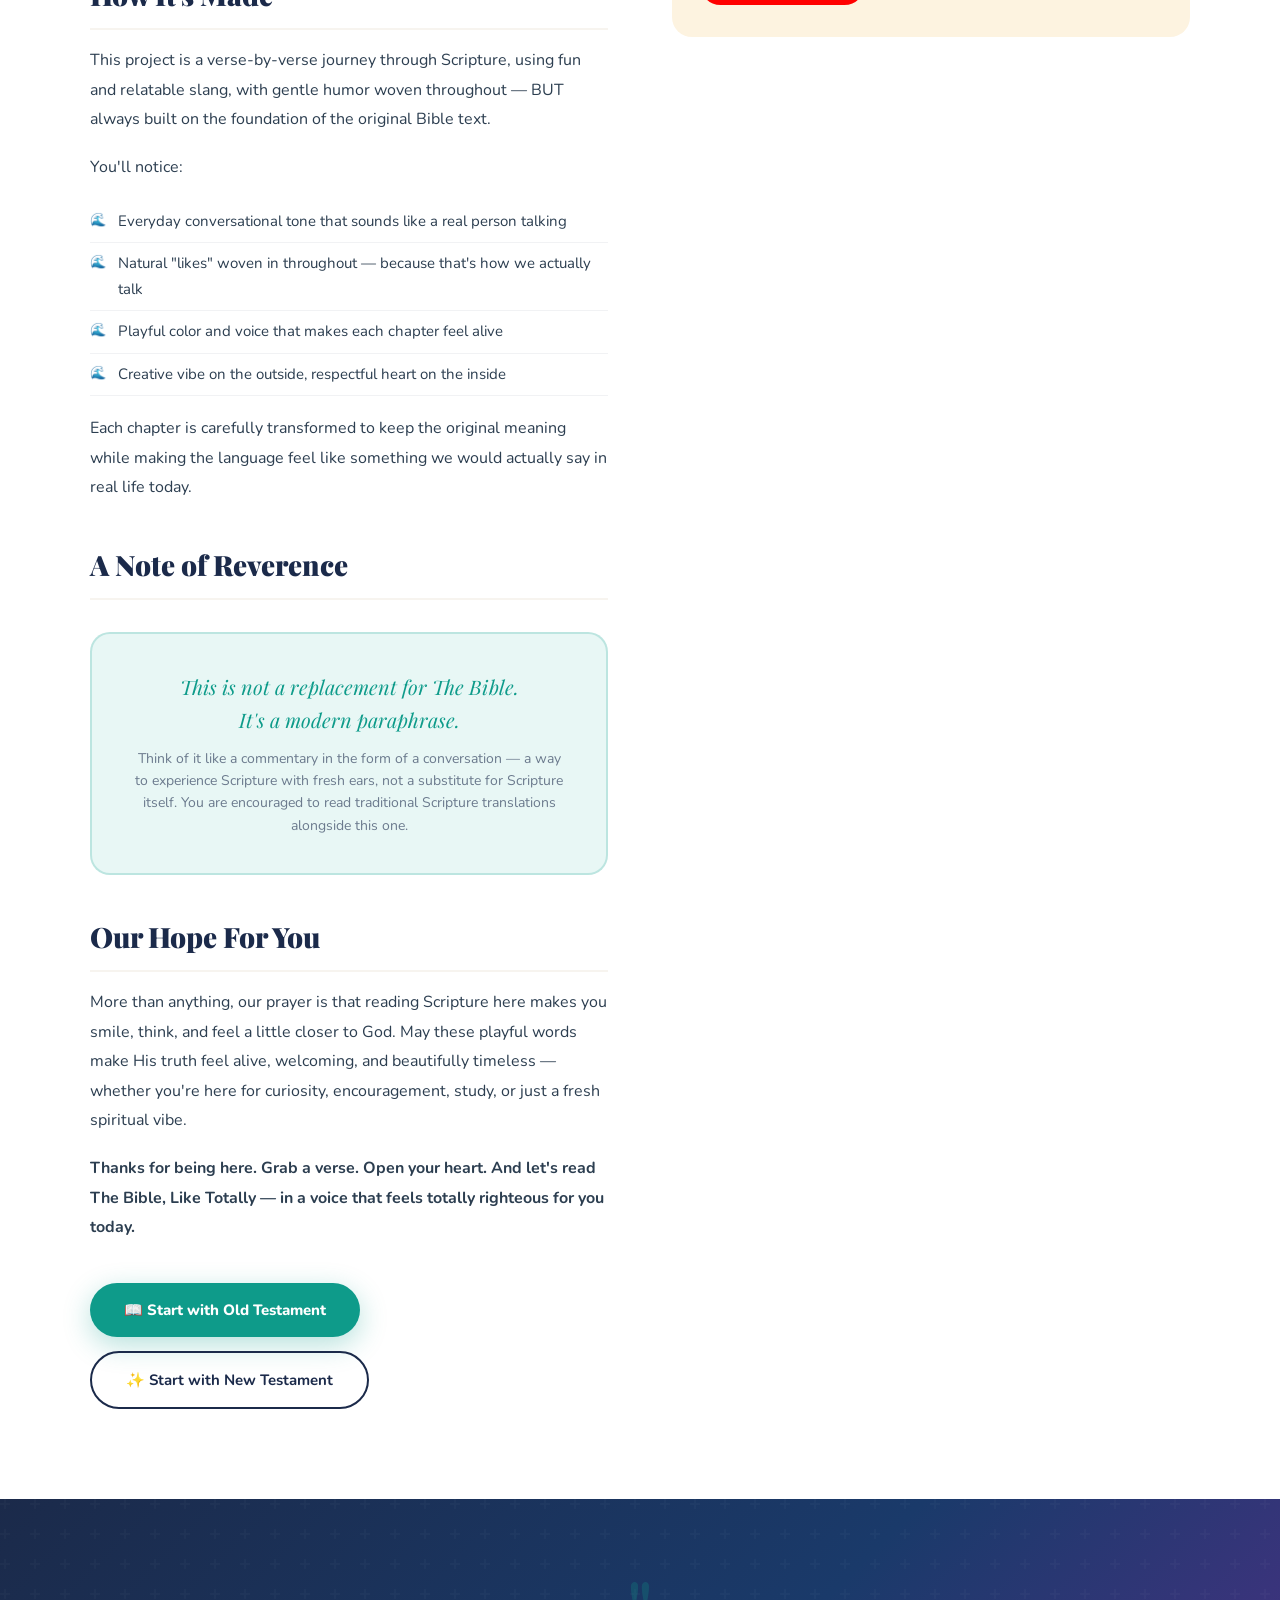
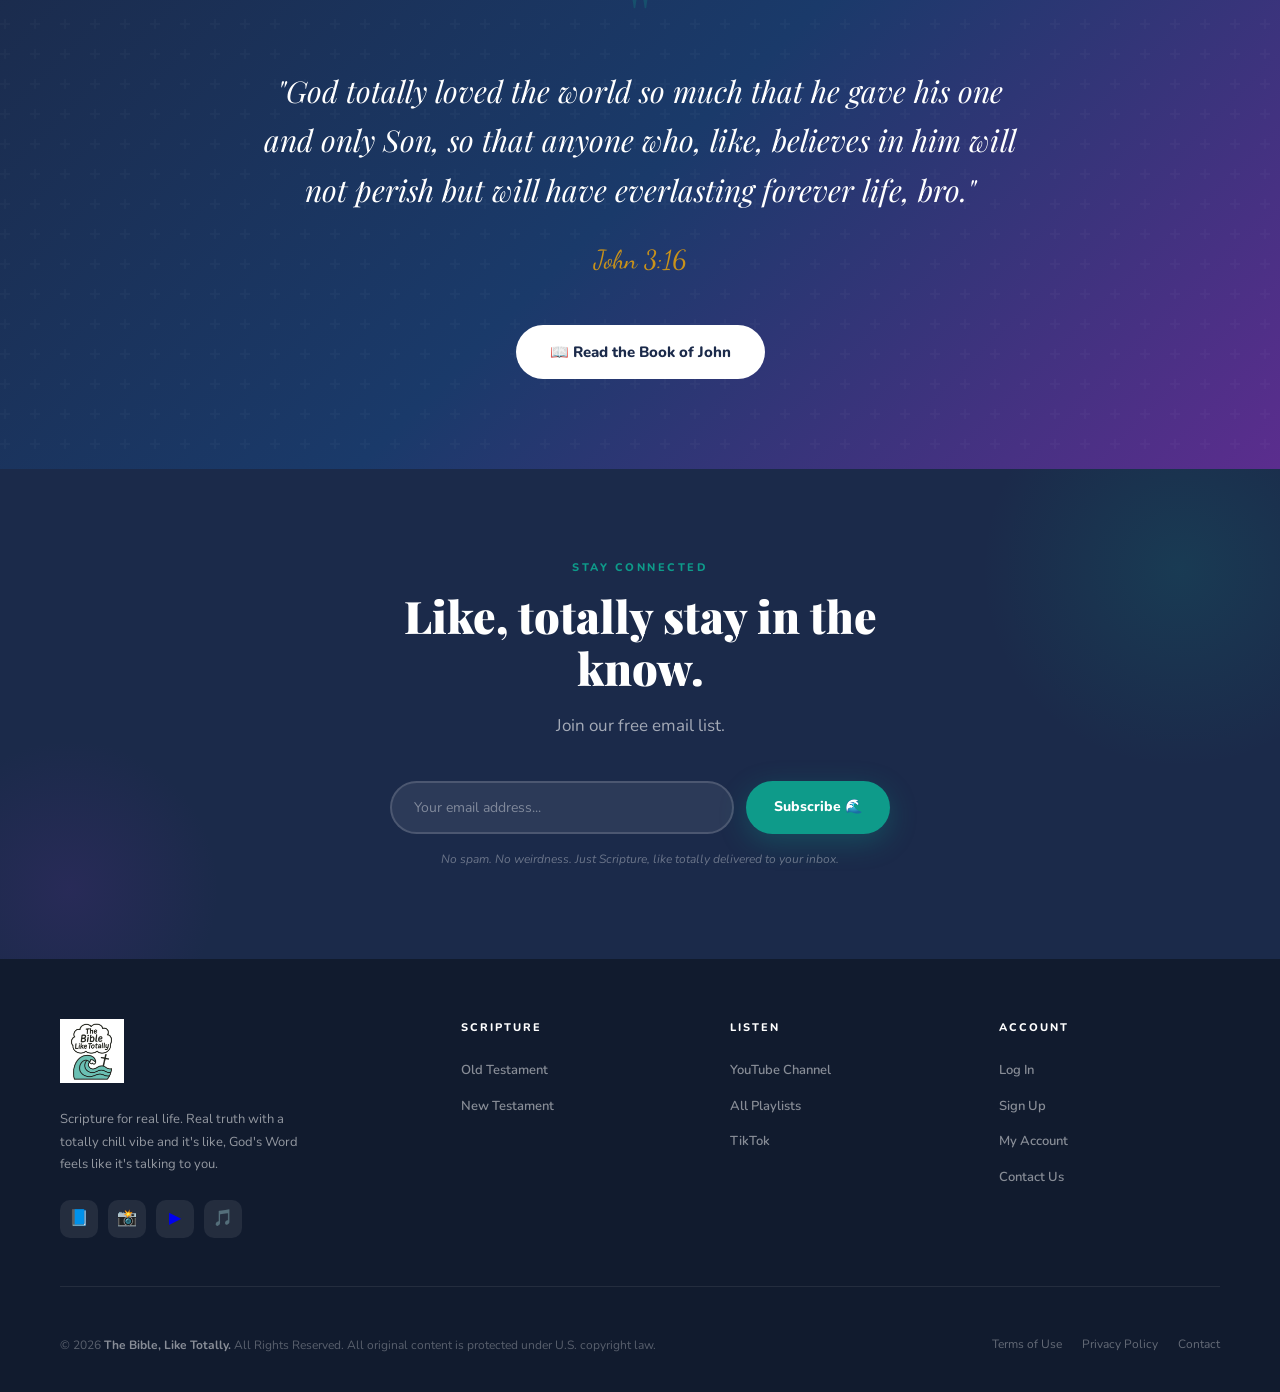
<file: about.html>
<!DOCTYPE html>
<html lang="en">
<head>
<meta charset="UTF-8">
<meta name="viewport" content="width=device-width, initial-scale=1.0">
<title>About — The Bible, Like Totally</title>
<meta name="description" content="Why The Bible, Like Totally exists — a creative, respectful re-imagining of Scripture in modern language, rooted in the KJV.">
<link rel="icon" type="image/png" href="logo.png">
<link rel="apple-touch-icon" href="logo.png">
<meta name="apple-mobile-web-app-capable" content="yes">
<meta name="apple-mobile-web-app-status-bar-style" content="black-translucent">
<meta name="apple-mobile-web-app-title" content="Bible Totally">
<meta name="mobile-web-app-capable" content="yes">
<meta name="theme-color" content="#1B2A4A">
<link href="https://fonts.googleapis.com/css2?family=Playfair+Display:ital,wght@0,700;0,900;1,700&family=Nunito:wght@400;600;700;800&family=Dancing+Script:wght@700&display=swap" rel="stylesheet">
<link rel="stylesheet" href="style.css">
<style>
  .about-grid {
    display: grid;
    grid-template-columns: 1fr 1fr;
    gap: 64px;
    align-items: start;
    max-width: 1100px;
    margin: 0 auto;
  }
  .about-main h2 {
    font-family: 'Playfair Display', serif;
    font-size: 28px;
    font-weight: 900;
    color: var(--navy);
    margin: 40px 0 16px;
    padding-bottom: 10px;
    border-bottom: 2px solid var(--off-white);
  }
  .about-main h2:first-of-type { margin-top: 0; }
  .about-main p {
    font-size: 16px;
    color: var(--text-body);
    line-height: 1.85;
    margin-bottom: 18px;
  }
  .about-main ul {
    list-style: none;
    margin: 0 0 18px;
    padding: 0;
  }
  .about-main ul li {
    font-size: 15px;
    color: var(--text-body);
    line-height: 1.7;
    padding: 8px 0 8px 28px;
    position: relative;
    border-bottom: 1px solid rgba(27,42,74,0.06);
  }
  .about-main ul li::before {
    content: '🌊';
    position: absolute;
    left: 0;
    font-size: 13px;
  }
  .reverence-box {
    background: var(--light-purple);
    border: 2px solid rgba(91,45,142,0.2);
    border-radius: 20px;
    padding: 36px 40px;
    margin: 32px 0;
    text-align: center;
  }
  .reverence-box p {
    font-family: 'Playfair Display', serif;
    font-size: 20px;
    font-style: italic;
    color: var(--purple);
    line-height: 1.65;
    margin-bottom: 0;
  }
  .reverence-box .sub {
    font-family: 'Nunito', sans-serif;
    font-size: 14px;
    font-style: normal;
    color: var(--text-muted);
    margin-top: 12px;
    display: block;
  }
  .about-sidebar { position: sticky; top: 100px; }
  .sidebar-card {
    border-radius: 20px;
    padding: 32px 28px;
    margin-bottom: 20px;
  }
  .sidebar-card.navy { background: var(--navy); color: var(--white); }
  .sidebar-card.teal { background: var(--light-teal); }
  .sidebar-card.amber { background: var(--light-amber); }
  .sidebar-card h3 {
    font-family: 'Playfair Display', serif;
    font-size: 20px;
    font-weight: 900;
    margin-bottom: 14px;
  }
  .sidebar-card.navy h3 { color: var(--white); }
  .sidebar-card.teal h3 { color: var(--navy); }
  .sidebar-card.amber h3 { color: var(--navy); }
  .sidebar-card p { font-size: 14px; line-height: 1.7; margin-bottom: 20px; }
  .sidebar-card.navy p { color: rgba(255,255,255,0.72); }
  .sidebar-card.teal p, .sidebar-card.amber p { color: var(--text-muted); }
  .sidebar-card blockquote {
    font-family: 'Playfair Display', serif;
    font-size: 15px;
    font-style: italic;
    line-height: 1.7;
    border-left: 3px solid var(--teal);
    padding-left: 16px;
    color: rgba(255,255,255,0.85);
    margin-bottom: 14px;
  }
  .sidebar-card .cite {
    font-family: 'Dancing Script', cursive;
    font-size: 18px;
    color: var(--amber);
  }
  .reviews-mini { display: flex; flex-direction: column; gap: 16px; }
  .review-mini {
    background: var(--white);
    border-radius: 12px;
    padding: 16px 18px;
  }
  .review-mini .stars { color: var(--amber); font-size: 12px; margin-bottom: 6px; }
  .review-mini p { font-size: 13px; color: var(--text-body); line-height: 1.6; font-style: italic; margin-bottom: 6px; }
  .review-mini .author { font-size: 11px; font-weight: 800; color: var(--navy); text-transform: uppercase; letter-spacing: 0.5px; }

  @media (max-width: 900px) {
    .about-grid { grid-template-columns: 1fr; }
    .about-sidebar { position: static; }
  }
</style>
</head>
<body>


<!-- ANNOUNCEMENT BAR -->
<div class="announcement-bar">
  🌊 The entire Bible — in a totally chill, relatable voice.
</div>

<nav>
  <a href="index.html" class="nav-logo">
    <img src="logo.png" alt="The Bible, Like Totally">
    <div class="nav-logo-text">
      <span class="brand-name">The Bible, Like Totally</span>
      <span class="brand-tagline">A totally chill take on timeless truth</span>
    </div>
  </a>
    <ul class="nav-links">
    <li><a href="old-testament.html">Old Testament</a></li>
    <li><a href="new-testament.html">New Testament</a></li>
    <li><a href="all-books.html">All 66 Books</a></li>
    <li><a href="about.html" class="active">About</a></li>
    <li><a href="https://www.youtube.com/@TheBibleLikeTotally" target="_blank">Listen on YouTube</a></li>
    <li><a href="join.html" class="nav-cta">Join Today →</a></li>
  </ul>
  <!-- SEARCH -->
  <div class="nav-search">
    <input
      type="text"
      class="nav-search-input"
      id="navSearch"
      placeholder="Search books..."
      onkeydown="handleNavSearch(event)"
    >
    <button class="nav-search-btn" onclick="toggleNavSearch()" aria-label="Search">&#128269;</button>
  </div>
  <!-- MOBILE MENU BUTTON -->
  <button class="mobile-menu-btn" onclick="toggleMobileMenu()" aria-label="Menu">
    <span></span><span></span><span></span>
  </button>
</nav>

<!-- MOBILE MENU -->
<div class="mobile-menu" id="mobileMenu">
  <ul>
    <li><a href="index.html" onclick="toggleMobileMenu()">Home</a></li>
    <li><a href="old-testament.html" onclick="toggleMobileMenu()">Old Testament</a></li>
    <li><a href="new-testament.html" onclick="toggleMobileMenu()">New Testament</a></li>
    <li><a href="all-books.html" onclick="toggleMobileMenu()">All 66 Books</a></li>
    <li><a href="about.html" onclick="toggleMobileMenu()">About</a></li>
    <li><a href="https://www.youtube.com/@TheBibleLikeTotally" target="_blank" onclick="toggleMobileMenu()">Listen on YouTube</a></li>
    <li><a href="join.html" class="nav-cta" onclick="toggleMobileMenu()">Join Today →</a></li>
  </ul>
</div>

<!-- PAGE HERO -->
<div class="page-hero">
  <div class="page-hero-inner">
    <span class="section-label">About This Translation</span>
    <h1>A totally chill take on <em>timeless truth.</em></h1>
    <p>Why The Bible, Like Totally exists — and why it might be exactly what you have been looking for.</p>
  </div>
</div>

<!-- MAIN CONTENT -->
<section style="background: var(--white);">
  <div class="about-grid">

    <!-- LEFT: MAIN CONTENT -->
    <div class="about-main fade-in">

      <h2>Welcome to The Bible, Like Totally</h2>
      <p>
        Welcome to <strong>The Bible, Like Totally</strong> — a creative and modern expression of God's Word told through a relatable, chill vibe. The goal isn't to change Scripture, but to help people hear it in a voice that feels familiar, modern, and surprisingly relatable.
      </p>
      <p>
        The style is playful, yes — but the heart behind it is completely sincere. Every verse is rooted in the original <strong>King James Version text</strong> and re-imagined with lighthearted language, modern expressions, and a gentle wink of fun, while always honoring the core meaning of Scripture.
      </p>

      <div class="reverence-box">
        <p>"A totally chill take on timeless truth."</p>
        <span class="sub">The tagline says it all. Chill on the outside. Sincere all the way through.</span>
      </div>

      <h2>Why This Translation Exists</h2>
      <p>
        There are a lot of translations of The Bible — and each one helps somebody "hear" God in a certain way. This version was created for people who might feel intimidated by older language, or just want a refreshing, approachable way to read God's Word without losing the beauty and power behind it.
      </p>
      <p>
        Maybe you're new to reading The Bible. Maybe you grew up with church but drifted away. Maybe you're just curious about what all the fuss is about. Whoever you are — this is for you. And the door is wide open.
      </p>

      <h2>How It's Made</h2>
      <p>
        This project is a verse-by-verse journey through Scripture, using fun and relatable slang, with gentle humor woven throughout — BUT always built on the foundation of the original Bible text.
      </p>
      <p>You'll notice:</p>
      <ul>
        <li>Everyday conversational tone that sounds like a real person talking</li>
        <li>Natural "likes" woven in throughout — because that's how we actually talk</li>
        <li>Playful color and voice that makes each chapter feel alive</li>
        <li>Creative vibe on the outside, respectful heart on the inside</li>
      </ul>
      <p>
        Each chapter is carefully transformed to keep the original meaning while making the language feel like something we would actually say in real life today.
      </p>

      <h2>A Note of Reverence</h2>
      <div class="reverence-box" style="background: var(--light-teal); border-color: rgba(14,155,138,0.2);">
        <p style="color: var(--teal);">
          This is <em>not</em> a replacement for The Bible.<br>
          It's a modern paraphrase.
        </p>
        <span class="sub">Think of it like a commentary in the form of a conversation — a way to experience Scripture with fresh ears, not a substitute for Scripture itself. You are encouraged to read traditional Scripture translations alongside this one.</span>
      </div>

      <h2>Our Hope For You</h2>
      <p>
        More than anything, our prayer is that reading Scripture here makes you smile, think, and feel a little closer to God. May these playful words make His truth feel alive, welcoming, and beautifully timeless — whether you're here for curiosity, encouragement, study, or just a fresh spiritual vibe.
      </p>
      <p>
        <strong>Thanks for being here. Grab a verse. Open your heart. And let's read The Bible, Like Totally — in a voice that feels totally righteous for you today.</strong>
      </p>

      <div style="margin-top: 40px; display: flex; gap: 14px; flex-wrap: wrap;">
        <a href="old-testament.html" class="btn-primary">📖 Start with Old Testament</a>
        <a href="new-testament.html" class="btn-secondary">✨ Start with New Testament</a>
      </div>

    </div>

    <!-- RIGHT: SIDEBAR -->
    <div class="about-sidebar fade-in">

      <div class="sidebar-card navy">
        <h3>A Taste of the Voice</h3>
        <blockquote>
          "So, like, in the beginning, God, you know, totally created the heavens and the earth. Then God was all, 'Let there be light,' and boom, there was light. And God saw the light, and He was like, 'WHOA, this is, like, so good!'"
        </blockquote>
        <span class="cite">Genesis 1:1–4</span>
        <br><br>
        <a href="https://thebibleliketotally.wordpress.com/old-testament/genesis/" class="btn-white" style="font-size:13px; padding: 10px 22px;">Read Genesis →</a>
      </div>

      <div class="sidebar-card teal">
        <h3>What Readers Are Saying</h3>
        <div class="reviews-mini">
          <div class="review-mini">
            <div class="stars">★★★★★</div>
            <p>"It actually connects to real life instead of feeling super old-school."</p>
            <div class="author">Sally M. — Oklahoma</div>
          </div>
          <div class="review-mini">
            <div class="stars">★★★★★</div>
            <p>"I actually finished a whole chapter, which is new for me."</p>
            <div class="author">Haylee K. — Texas</div>
          </div>
          <div class="review-mini">
            <div class="stars">★★★★★</div>
            <p>"It doesn't feel like homework."</p>
            <div class="author">Zac J. — North Carolina</div>
          </div>
        </div>
      </div>

      <div class="sidebar-card amber">
        <h3>Also on YouTube 🎧</h3>
        <p>Every Book of the Bible available as audio. Perfect for commutes, workouts, or just chilling at home.</p>
        <a href="https://www.youtube.com/@TheBibleLikeTotally" target="_blank" class="btn-primary" style="font-size:13px; padding: 10px 22px; background: #FF0000; box-shadow: none;">▶ Visit our Channel</a>
      </div>

    </div>
  </div>
</section>

<!-- VERSE HIGHLIGHT -->
<section class="verse-section fade-in">
  <div class="inner">
    <span class="big-q">"</span>
    <blockquote>
      "God totally loved the world so much that he gave his one and only Son, so that anyone who, like, believes in him will not perish but will have everlasting forever life, bro."
    </blockquote>
    <span class="cite">John 3:16</span>
    <a href="https://thebibleliketotally.wordpress.com/new-testament/john/" class="btn-white">📖 Read the Book of John</a>
  </div>
</section>

<!-- EMAIL SIGNUP -->
<section class="signup-section fade-in">
  <div class="signup-inner">
    <span class="section-label">Stay Connected</span>
    <h2 class="section-title">Like, totally stay in the know.</h2>
    <p class="section-subtitle">Join our free email list.</p>
    <div class="signup-form">
      <input type="email" placeholder="Your email address...">
      <a href="https://the-bible-like-totally.kit.com/66062f99f6" class="btn-primary" style="border-radius:50px; padding:15px 28px; font-size:14px; font-weight:800; text-decoration:none; display:inline-flex; align-items:center; gap:8px; background:var(--teal); color:var(--white); box-shadow:0 8px 28px rgba(14,155,138,0.3); transition:all 0.3s; font-family:'Nunito',sans-serif;">Subscribe 🌊</a>
    </div>
    <p class="signup-note">No spam. No weirdness. Just Scripture, like totally delivered to your inbox.</p>
  </div>
</section>

<!-- FOOTER -->
<footer>
  <div class="footer-top">
    <div class="footer-brand">
      <img src="logo.png" alt="The Bible, Like Totally">
      <p>Scripture for real life. Real truth with a totally chill vibe and it's like, God's Word feels like it's talking to you.</p>
      <div class="footer-social">
        <a href="https://www.facebook.com/thebible.liketotally/" target="_blank" class="social-btn">📘</a>
        <a href="https://www.instagram.com/thebible_liketotally/" target="_blank" class="social-btn">📸</a>
        <a href="https://www.youtube.com/@TheBibleLikeTotally" target="_blank" class="social-btn">▶</a>
        <a href="https://www.tiktok.com/@thebible_liketotally" target="_blank" class="social-btn">🎵</a>
      </div>
    </div>
    <div class="footer-col">
      <h4>Scripture</h4>
      <ul>
        <li><a href="old-testament.html">Old Testament</a></li>
        <li><a href="new-testament.html">New Testament</a></li>
      </ul>
    </div>
    <div class="footer-col">
      <h4>Listen</h4>
      <ul>
        <li><a href="https://www.youtube.com/@TheBibleLikeTotally" target="_blank">YouTube Channel</a></li>
        <li><a href="https://www.youtube.com/@TheBibleLikeTotally/playlists" target="_blank">All Playlists</a></li>
        <li><a href="https://www.tiktok.com/@thebible_liketotally" target="_blank">TikTok</a></li>
      </ul>
    </div>
      <div class="footer-col">
      <h4>Account</h4>
      <ul>
        <li><a href="https://thebibleliketotally.com/log-in/">Log In</a></li>
        <li><a href="https://thebibleliketotally.com/sign-up/">Sign Up</a></li>
        <li><a href="https://thebibleliketotally.com/account/">My Account</a></li>
        <li><a href="contact.html">Contact Us</a></li>
      </ul>
    </div>
  </div>
  <div class="footer-bottom">
    <p class="footer-copy">© 2026 <strong>The Bible, Like Totally.</strong> All Rights Reserved. All original content is protected under U.S. copyright law.</p>
    <div class="footer-links">
      <a href="terms.html">Terms of Use</a>
      <a href="privacy.html">Privacy Policy</a>
      <a href="contact.html">Contact</a>
    </div>
  </div>
</footer>

<script>
  const observer = new IntersectionObserver((entries) => {
    entries.forEach(e => { if (e.isIntersecting) e.target.classList.add('visible'); });
  }, { threshold: 0.08 });
  document.querySelectorAll('.fade-in').forEach(el => observer.observe(el));

  function toggleMobileMenu() {
    const menu = document.getElementById('mobileMenu');
    menu.classList.toggle('open');
  }

  function toggleNavSearch() {
    const input = document.getElementById('navSearch');
    input.classList.toggle('open');
    if (input.classList.contains('open')) {
      input.focus();
    }
  }

  function handleNavSearch(event) {
    if (event.key === 'Enter') {
      const query = document.getElementById('navSearch').value.trim();
      if (query) {
        window.location.href = 'all-books.html?search=' + encodeURIComponent(query);
      }
    }
  }
</script>
</body>
</html>
</file>
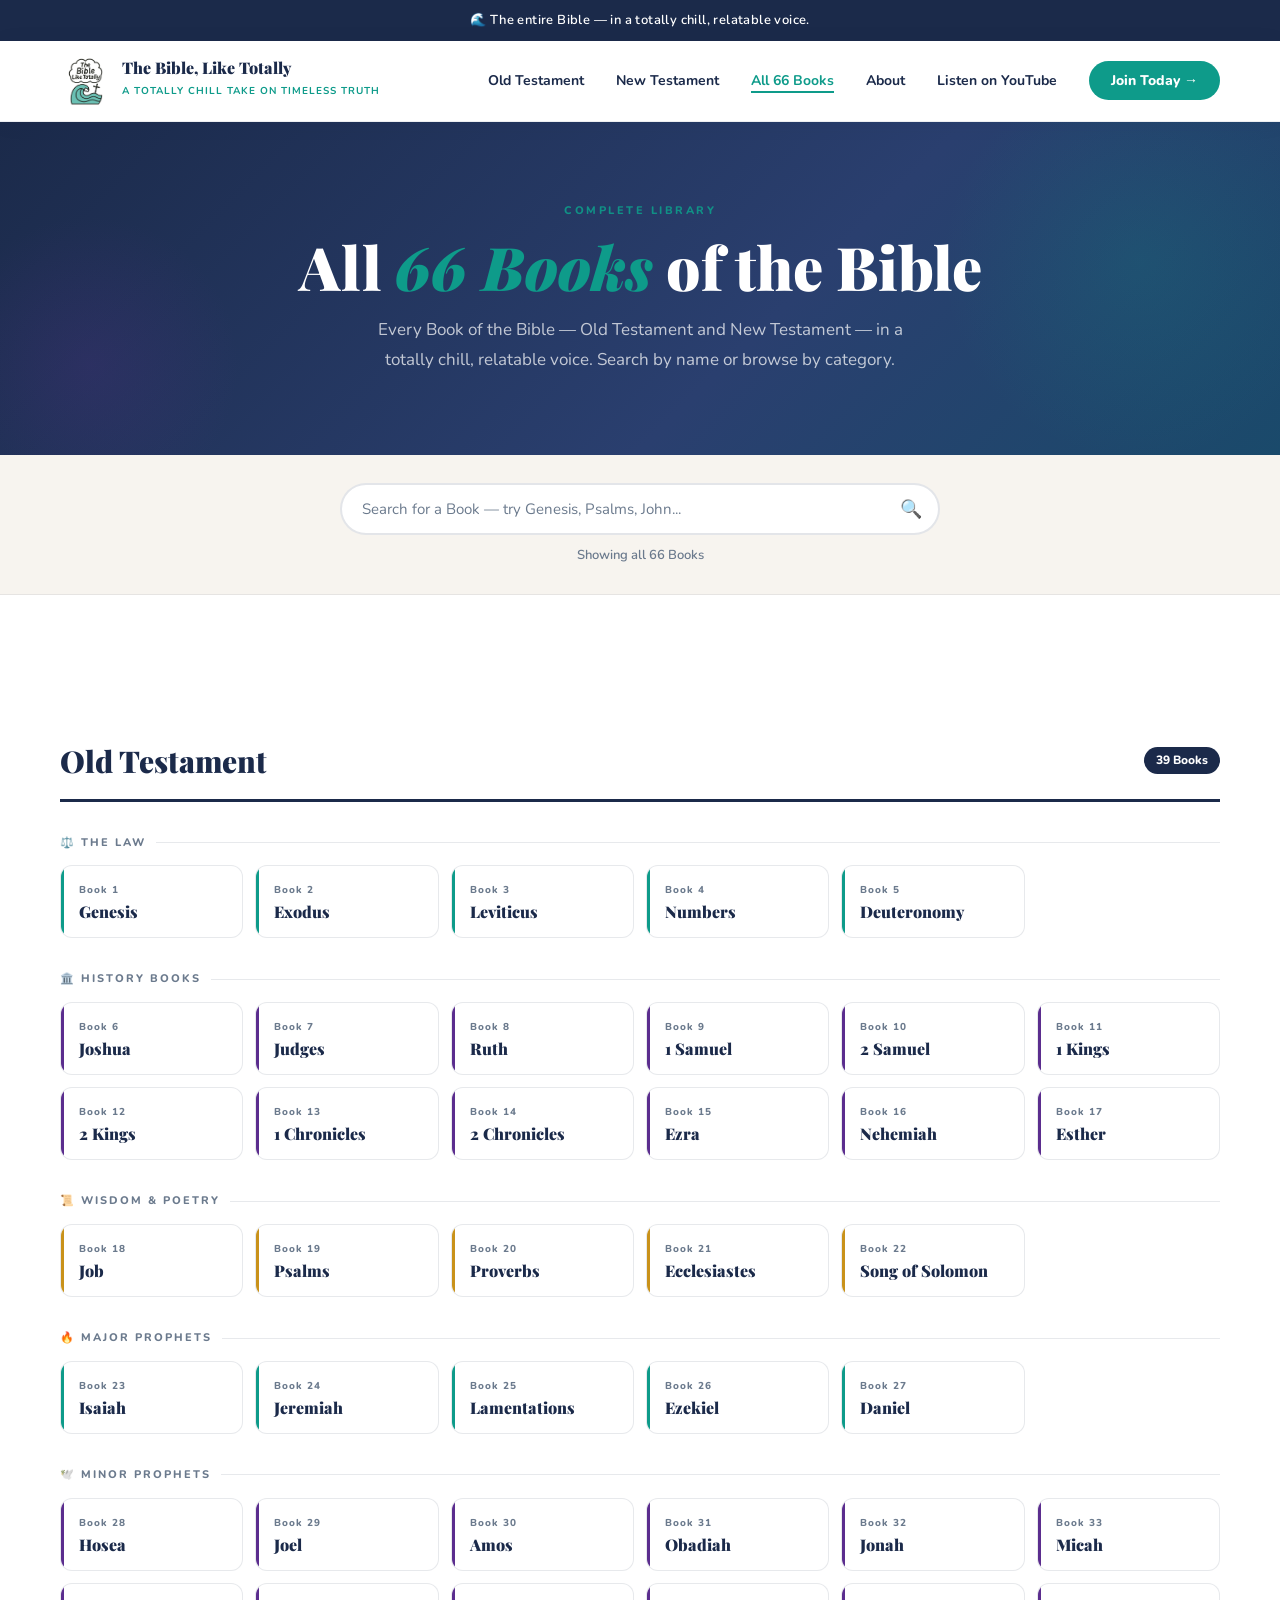
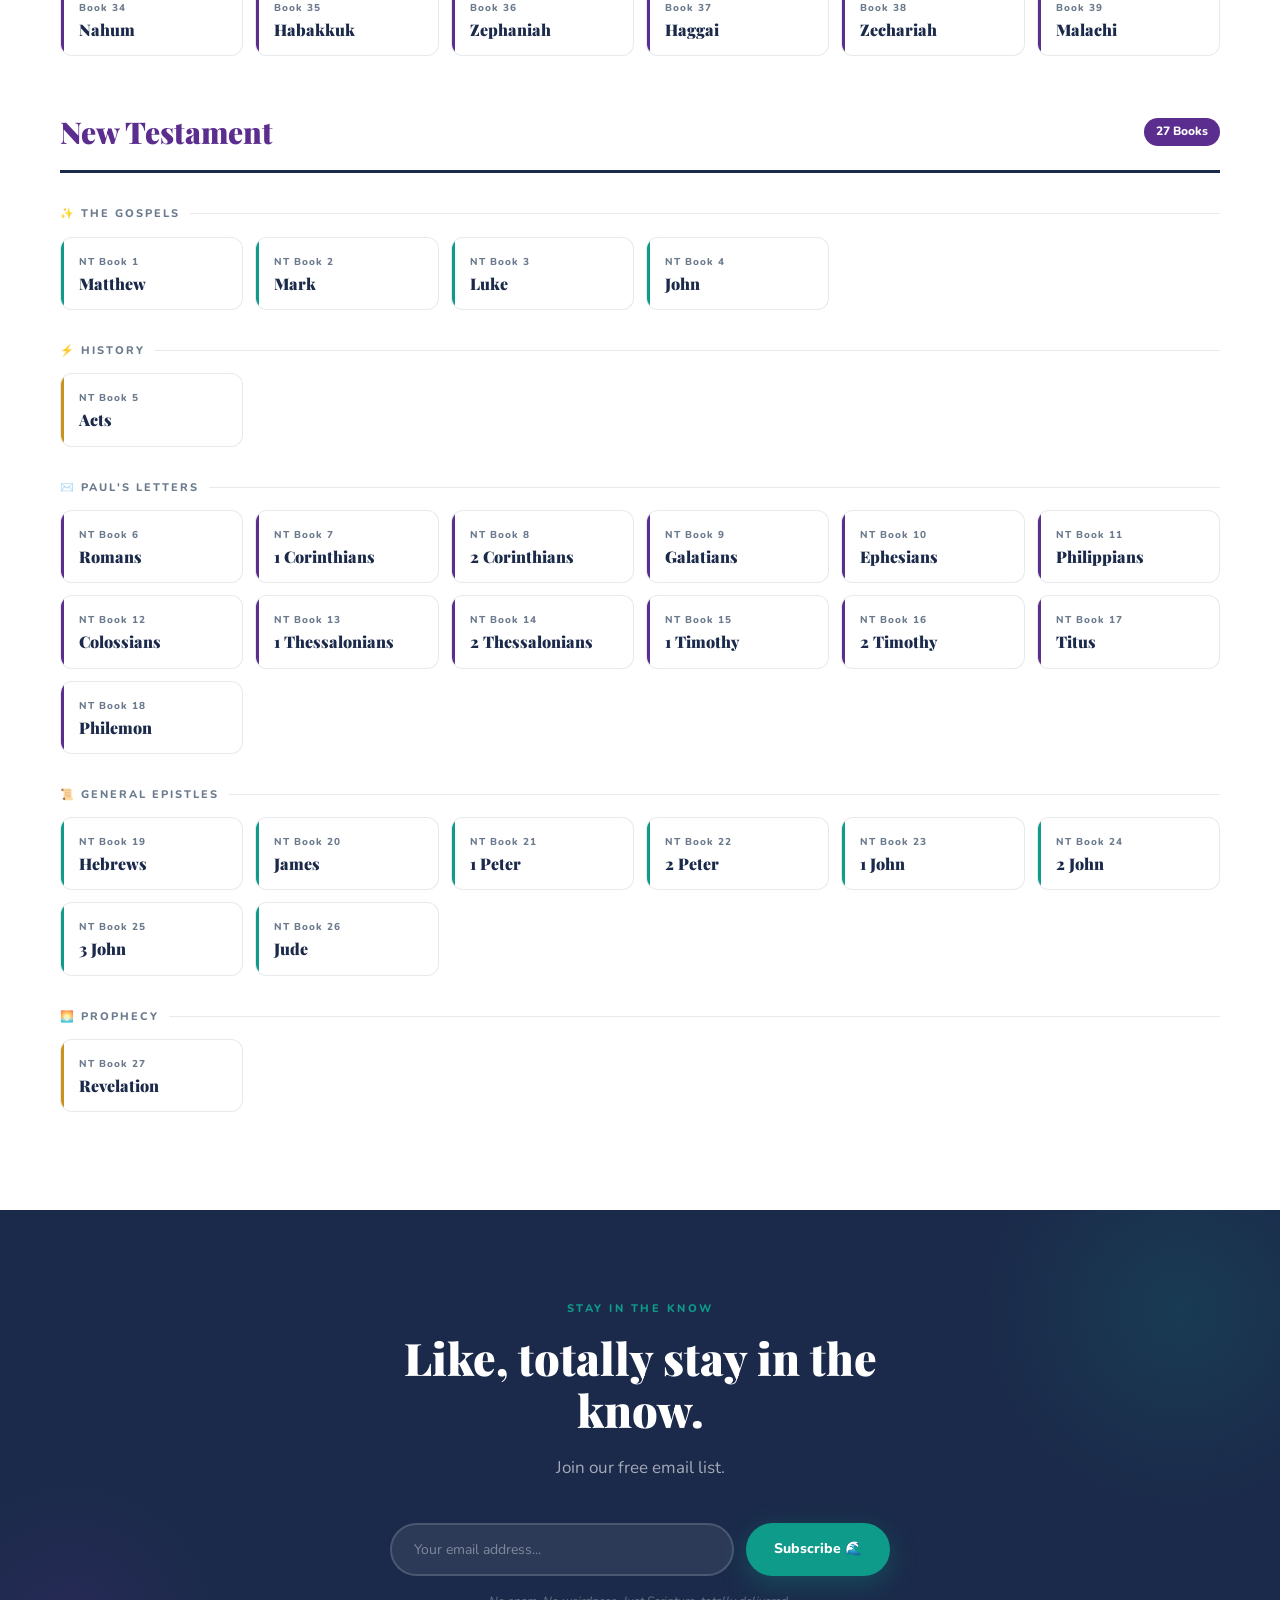
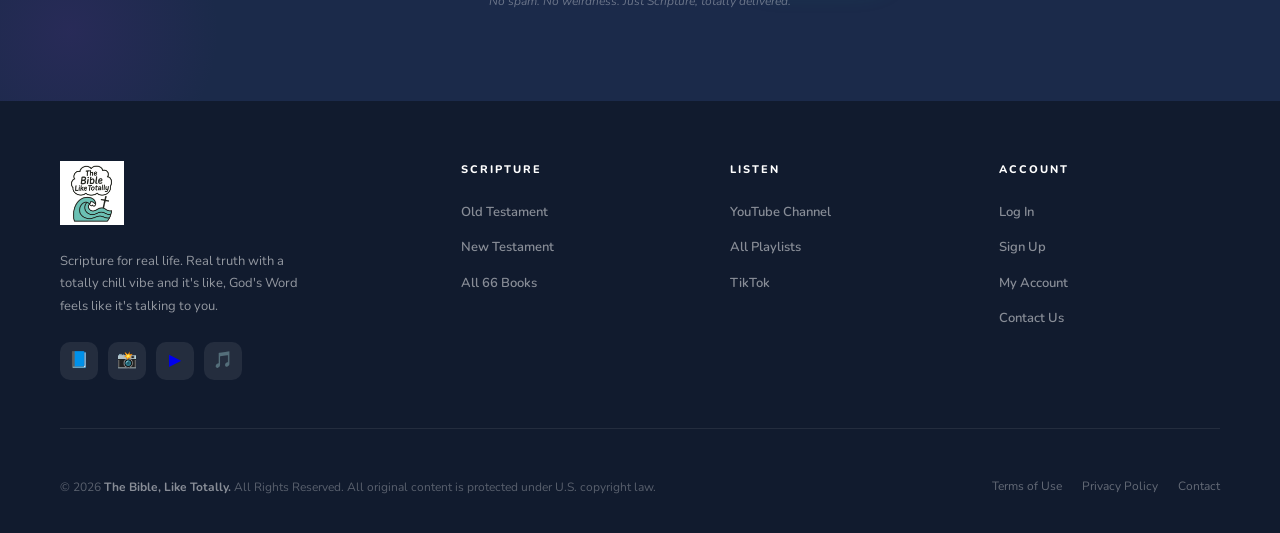
<file: all-books.html>
<!DOCTYPE html>
<html lang="en">
<head>
<meta charset="UTF-8">
<meta name="viewport" content="width=device-width, initial-scale=1.0">
<title>All 66 Books of the Bible — The Bible, Like Totally</title>
<meta name="description" content="All 66 Books of the Bible in modern language — Old Testament and New Testament. Read free at The Bible, Like Totally.">
<link rel="icon" type="image/png" href="logo.png">
<link rel="apple-touch-icon" href="logo.png">
<meta name="apple-mobile-web-app-capable" content="yes">
<meta name="apple-mobile-web-app-status-bar-style" content="black-translucent">
<meta name="apple-mobile-web-app-title" content="Bible Totally">
<meta name="mobile-web-app-capable" content="yes">
<meta name="theme-color" content="#1B2A4A">
<link href="https://fonts.googleapis.com/css2?family=Playfair+Display:ital,wght@0,700;0,900;1,700&family=Nunito:wght@400;600;700;800&family=Dancing+Script:wght@700&display=swap" rel="stylesheet">
<link rel="stylesheet" href="style.css">
<style>
  /* SEARCH BAR */
  .search-container {
    background: var(--off-white);
    padding: 28px 60px;
    border-bottom: 1px solid rgba(27,42,74,0.08);
  }
  .search-wrapper {
    max-width: 600px;
    margin: 0 auto;
    position: relative;
  }
  .search-input {
    width: 100%;
    padding: 14px 50px 14px 20px;
    border-radius: 50px;
    border: 2px solid rgba(27,42,74,0.12);
    background: var(--white);
    font-family: 'Nunito', sans-serif;
    font-size: 15px;
    color: var(--navy);
    outline: none;
    transition: border-color 0.2s, box-shadow 0.2s;
  }
  .search-input:focus {
    border-color: var(--teal);
    box-shadow: 0 0 0 3px rgba(14,155,138,0.1);
  }
  .search-input::placeholder { color: var(--text-muted); }
  .search-icon {
    position: absolute;
    right: 18px;
    top: 50%;
    transform: translateY(-50%);
    font-size: 18px;
    color: var(--text-muted);
    pointer-events: none;
  }
  .search-results-count {
    text-align: center;
    font-size: 13px;
    color: var(--text-muted);
    margin-top: 10px;
    font-weight: 600;
  }

  /* BOOKS PAGE */
  .books-page { background: var(--white); }
  .testament-section-header {
    display: flex;
    align-items: center;
    gap: 16px;
    margin: 52px 0 28px;
    padding-bottom: 14px;
    border-bottom: 3px solid var(--navy);
  }
  .testament-section-header:first-of-type { margin-top: 0; }
  .testament-section-header h2 {
    font-family: 'Playfair Display', serif;
    font-size: 30px;
    font-weight: 900;
    color: var(--navy);
  }
  .testament-section-header.new h2 { color: var(--purple); }
  .testament-section-header .t-count {
    font-size: 12px;
    font-weight: 800;
    color: var(--white);
    background: var(--navy);
    padding: 4px 12px;
    border-radius: 50px;
    margin-left: auto;
  }
  .testament-section-header.new .t-count { background: var(--purple); }

  .category-label {
    font-size: 11px;
    font-weight: 800;
    letter-spacing: 2px;
    text-transform: uppercase;
    color: var(--text-muted);
    margin: 32px 0 14px;
    display: flex;
    align-items: center;
    gap: 10px;
  }
  .category-label::after {
    content: '';
    flex: 1;
    height: 1px;
    background: rgba(27,42,74,0.1);
  }

  .all-books-grid {
    display: grid;
    grid-template-columns: repeat(auto-fill, minmax(180px, 1fr));
    gap: 12px;
    margin-bottom: 8px;
  }
  .book-link {
    background: var(--white);
    border: 1.5px solid rgba(27,42,74,0.1);
    border-radius: 12px;
    padding: 16px 18px;
    text-decoration: none;
    transition: all 0.2s;
    display: block;
    position: relative;
    overflow: hidden;
  }
  .book-link::before {
    content: '';
    position: absolute;
    top: 0; left: 0;
    width: 3px; height: 100%;
    background: var(--teal);
  }
  .book-link:hover {
    border-color: var(--teal);
    transform: translateY(-2px);
    box-shadow: 0 6px 20px rgba(14,155,138,0.12);
    background: var(--light-teal);
  }
  .book-link.purple-accent::before { background: var(--purple); }
  .book-link.purple-accent:hover { border-color: var(--purple); box-shadow: 0 6px 20px rgba(91,45,142,0.12); background: var(--light-purple); }
  .book-link.amber-accent::before { background: var(--amber); }
  .book-link.amber-accent:hover { border-color: var(--amber); box-shadow: 0 6px 20px rgba(201,146,26,0.12); background: var(--light-amber); }
  .book-num {
    font-size: 10px;
    font-weight: 800;
    color: var(--text-muted);
    letter-spacing: 1px;
    margin-bottom: 4px;
    display: block;
  }
  .book-title {
    font-family: 'Playfair Display', serif;
    font-size: 16px;
    font-weight: 900;
    color: var(--navy);
    line-height: 1.2;
  }

  /* HIDDEN when search filters */
  .book-link.hidden { display: none; }
  .category-label.hidden { display: none; }
  .testament-section-header.hidden { display: none; }

  /* NO RESULTS */
  .no-results {
    text-align: center;
    padding: 60px 20px;
    display: none;
  }
  .no-results.visible { display: block; }
  .no-results p {
    font-size: 18px;
    color: var(--text-muted);
    margin-bottom: 16px;
  }

  @media (max-width: 600px) {
    .search-container { padding: 20px 20px; }
    .all-books-grid { grid-template-columns: repeat(2, 1fr); }
    .testament-section-header h2 { font-size: 24px; }
  }
</style>
</head>
<body>

<!-- NAVIGATION -->
<!-- ANNOUNCEMENT BAR -->
<div class="announcement-bar">
  🌊 The entire Bible — in a totally chill, relatable voice.
</div>

<nav>
  <a href="index.html" class="nav-logo">
    <img src="logo.png" alt="The Bible, Like Totally">
    <div class="nav-logo-text">
      <span class="brand-name">The Bible, Like Totally</span>
      <span class="brand-tagline">A totally chill take on timeless truth</span>
    </div>
  </a>
  <ul class="nav-links">
    <li><a href="old-testament.html">Old Testament</a></li>
    <li><a href="new-testament.html">New Testament</a></li>
    <li><a href="all-books.html" class="active">All 66 Books</a></li>
    <li><a href="about.html">About</a></li>
    <li><a href="https://www.youtube.com/@TheBibleLikeTotally" target="_blank">Listen on YouTube</a></li>
    <li><a href="join.html" class="nav-cta">Join Today →</a></li>
  </ul>
  <!-- MOBILE MENU BUTTON -->
  <button class="mobile-menu-btn" onclick="toggleMobileMenu()" aria-label="Menu">
    <span></span><span></span><span></span>
  </button>
</nav>

<!-- MOBILE MENU -->
<div class="mobile-menu" id="mobileMenu">
  <ul>
    <li><a href="old-testament.html" onclick="toggleMobileMenu()">Old Testament</a></li>
    <li><a href="new-testament.html" onclick="toggleMobileMenu()">New Testament</a></li>
    <li><a href="all-books.html" onclick="toggleMobileMenu()">All 66 Books</a></li>
    <li><a href="about.html" onclick="toggleMobileMenu()">About</a></li>
    <li><a href="https://www.youtube.com/@TheBibleLikeTotally" target="_blank" onclick="toggleMobileMenu()">Listen on YouTube</a></li>
    <li><a href="join.html" class="nav-cta" onclick="toggleMobileMenu()">Join Today →</a></li>
  </ul>
</div>

<!-- PAGE HERO -->
<div class="page-hero">
  <div class="page-hero-inner">
    <span class="section-label">Complete Library</span>
    <h1>All <em>66 Books</em> of the Bible</h1>
    <p>Every Book of the Bible — Old Testament and New Testament — in a totally chill, relatable voice. Search by name or browse by category.</p>
  </div>
</div>

<!-- SEARCH -->
<div class="search-container">
  <div class="search-wrapper">
    <input
      type="text"
      class="search-input"
      id="bookSearch"
      placeholder="Search for a Book — try Genesis, Psalms, John..."
      oninput="searchBooks(this.value)"
      autocomplete="off"
    >
    <span class="search-icon">🔍</span>
  </div>
  <p class="search-results-count" id="resultsCount">Showing all 66 Books</p>
</div>

<!-- BOOKS -->
<section class="books-page fade-in">

  <div id="noResults" class="no-results">
    <p>No Books found for that search. 🌊</p>
    <a href="#" onclick="clearSearch()" class="btn-primary" style="display:inline-flex;">Clear Search</a>
  </div>

  <!-- OLD TESTAMENT -->
  <div class="testament-section-header" id="otHeader">
    <h2>Old Testament</h2>
    <span class="t-count">39 Books</span>
  </div>

  <div class="category-label" id="cat-law">⚖️ The Law</div>
  <div class="all-books-grid">
    <a href="https://thebibleliketotally.com/old-testament/genesis/" class="book-link" data-name="genesis">
      <span class="book-num">Book 1</span>
      <div class="book-title">Genesis</div>
    </a>
    <a href="https://thebibleliketotally.com/old-testament/exodus/" class="book-link" data-name="exodus">
      <span class="book-num">Book 2</span>
      <div class="book-title">Exodus</div>
    </a>
    <a href="https://thebibleliketotally.com/old-testament/leviticus/" class="book-link" data-name="leviticus">
      <span class="book-num">Book 3</span>
      <div class="book-title">Leviticus</div>
    </a>
    <a href="https://thebibleliketotally.com/old-testament/numbers/" class="book-link" data-name="numbers">
      <span class="book-num">Book 4</span>
      <div class="book-title">Numbers</div>
    </a>
    <a href="https://thebibleliketotally.com/old-testament/deuteronomy/" class="book-link" data-name="deuteronomy">
      <span class="book-num">Book 5</span>
      <div class="book-title">Deuteronomy</div>
    </a>
  </div>

  <div class="category-label" id="cat-history">🏛️ History Books</div>
  <div class="all-books-grid">
    <a href="https://thebibleliketotally.com/old-testament/joshua/" class="book-link purple-accent" data-name="joshua">
      <span class="book-num">Book 6</span>
      <div class="book-title">Joshua</div>
    </a>
    <a href="https://thebibleliketotally.com/old-testament/judges/" class="book-link purple-accent" data-name="judges">
      <span class="book-num">Book 7</span>
      <div class="book-title">Judges</div>
    </a>
    <a href="https://thebibleliketotally.com/old-testament/ruth/" class="book-link purple-accent" data-name="ruth">
      <span class="book-num">Book 8</span>
      <div class="book-title">Ruth</div>
    </a>
    <a href="https://thebibleliketotally.com/old-testament/i-samuel/" class="book-link purple-accent" data-name="1 samuel samuel">
      <span class="book-num">Book 9</span>
      <div class="book-title">1 Samuel</div>
    </a>
    <a href="https://thebibleliketotally.com/old-testament/ii-samuel/" class="book-link purple-accent" data-name="2 samuel samuel">
      <span class="book-num">Book 10</span>
      <div class="book-title">2 Samuel</div>
    </a>
    <a href="https://thebibleliketotally.com/old-testament/i-kings/" class="book-link purple-accent" data-name="1 kings kings">
      <span class="book-num">Book 11</span>
      <div class="book-title">1 Kings</div>
    </a>
    <a href="https://thebibleliketotally.com/old-testament/ii-kings/" class="book-link purple-accent" data-name="2 kings kings">
      <span class="book-num">Book 12</span>
      <div class="book-title">2 Kings</div>
    </a>
    <a href="https://thebibleliketotally.com/old-testament/i-chronicles/" class="book-link purple-accent" data-name="1 chronicles chronicles">
      <span class="book-num">Book 13</span>
      <div class="book-title">1 Chronicles</div>
    </a>
    <a href="https://thebibleliketotally.com/old-testament/ii-chronicles/" class="book-link purple-accent" data-name="2 chronicles chronicles">
      <span class="book-num">Book 14</span>
      <div class="book-title">2 Chronicles</div>
    </a>
    <a href="https://thebibleliketotally.com/old-testament/ezra/" class="book-link purple-accent" data-name="ezra">
      <span class="book-num">Book 15</span>
      <div class="book-title">Ezra</div>
    </a>
    <a href="https://thebibleliketotally.com/old-testament/nehemiah/" class="book-link purple-accent" data-name="nehemiah">
      <span class="book-num">Book 16</span>
      <div class="book-title">Nehemiah</div>
    </a>
    <a href="https://thebibleliketotally.com/old-testament/esther/" class="book-link purple-accent" data-name="esther">
      <span class="book-num">Book 17</span>
      <div class="book-title">Esther</div>
    </a>
  </div>

  <div class="category-label" id="cat-wisdom">📜 Wisdom &amp; Poetry</div>
  <div class="all-books-grid">
    <a href="https://thebibleliketotally.com/old-testament/job/" class="book-link amber-accent" data-name="job">
      <span class="book-num">Book 18</span>
      <div class="book-title">Job</div>
    </a>
    <a href="https://thebibleliketotally.com/old-testament/psalms/" class="book-link amber-accent" data-name="psalms psalm">
      <span class="book-num">Book 19</span>
      <div class="book-title">Psalms</div>
    </a>
    <a href="https://thebibleliketotally.com/old-testament/proverbs/" class="book-link amber-accent" data-name="proverbs">
      <span class="book-num">Book 20</span>
      <div class="book-title">Proverbs</div>
    </a>
    <a href="https://thebibleliketotally.com/old-testament/ecclesiastes/" class="book-link amber-accent" data-name="ecclesiastes">
      <span class="book-num">Book 21</span>
      <div class="book-title">Ecclesiastes</div>
    </a>
    <a href="https://thebibleliketotally.com/old-testament/song-of-solomon/" class="book-link amber-accent" data-name="song of solomon song of songs">
      <span class="book-num">Book 22</span>
      <div class="book-title">Song of Solomon</div>
    </a>
  </div>

  <div class="category-label" id="cat-major">🔥 Major Prophets</div>
  <div class="all-books-grid">
    <a href="https://thebibleliketotally.com/old-testament/isaiah/" class="book-link" data-name="isaiah">
      <span class="book-num">Book 23</span>
      <div class="book-title">Isaiah</div>
    </a>
    <a href="https://thebibleliketotally.com/old-testament/jeremiah/" class="book-link" data-name="jeremiah">
      <span class="book-num">Book 24</span>
      <div class="book-title">Jeremiah</div>
    </a>
    <a href="https://thebibleliketotally.com/old-testament/lamentations/" class="book-link" data-name="lamentations">
      <span class="book-num">Book 25</span>
      <div class="book-title">Lamentations</div>
    </a>
    <a href="https://thebibleliketotally.com/old-testament/ezekiel/" class="book-link" data-name="ezekiel">
      <span class="book-num">Book 26</span>
      <div class="book-title">Ezekiel</div>
    </a>
    <a href="https://thebibleliketotally.com/old-testament/daniel/" class="book-link" data-name="daniel">
      <span class="book-num">Book 27</span>
      <div class="book-title">Daniel</div>
    </a>
  </div>

  <div class="category-label" id="cat-minor">🕊️ Minor Prophets</div>
  <div class="all-books-grid">
    <a href="https://thebibleliketotally.com/old-testament/hosea/" class="book-link purple-accent" data-name="hosea">
      <span class="book-num">Book 28</span>
      <div class="book-title">Hosea</div>
    </a>
    <a href="https://thebibleliketotally.com/old-testament/joel/" class="book-link purple-accent" data-name="joel">
      <span class="book-num">Book 29</span>
      <div class="book-title">Joel</div>
    </a>
    <a href="https://thebibleliketotally.com/old-testament/amos/" class="book-link purple-accent" data-name="amos">
      <span class="book-num">Book 30</span>
      <div class="book-title">Amos</div>
    </a>
    <a href="https://thebibleliketotally.com/old-testament/obadiah/" class="book-link purple-accent" data-name="obadiah">
      <span class="book-num">Book 31</span>
      <div class="book-title">Obadiah</div>
    </a>
    <a href="https://thebibleliketotally.com/old-testament/jonah/" class="book-link purple-accent" data-name="jonah">
      <span class="book-num">Book 32</span>
      <div class="book-title">Jonah</div>
    </a>
    <a href="https://thebibleliketotally.com/old-testament/micah/" class="book-link purple-accent" data-name="micah">
      <span class="book-num">Book 33</span>
      <div class="book-title">Micah</div>
    </a>
    <a href="https://thebibleliketotally.com/old-testament/nahum/" class="book-link purple-accent" data-name="nahum">
      <span class="book-num">Book 34</span>
      <div class="book-title">Nahum</div>
    </a>
    <a href="https://thebibleliketotally.com/old-testament/habakkuk/" class="book-link purple-accent" data-name="habakkuk">
      <span class="book-num">Book 35</span>
      <div class="book-title">Habakkuk</div>
    </a>
    <a href="https://thebibleliketotally.com/old-testament/zephaniah/" class="book-link purple-accent" data-name="zephaniah">
      <span class="book-num">Book 36</span>
      <div class="book-title">Zephaniah</div>
    </a>
    <a href="https://thebibleliketotally.com/old-testament/haggai/" class="book-link purple-accent" data-name="haggai">
      <span class="book-num">Book 37</span>
      <div class="book-title">Haggai</div>
    </a>
    <a href="https://thebibleliketotally.com/old-testament/zechariah/" class="book-link purple-accent" data-name="zechariah">
      <span class="book-num">Book 38</span>
      <div class="book-title">Zechariah</div>
    </a>
    <a href="https://thebibleliketotally.com/old-testament/malachi/" class="book-link purple-accent" data-name="malachi">
      <span class="book-num">Book 39</span>
      <div class="book-title">Malachi</div>
    </a>
  </div>

  <!-- NEW TESTAMENT -->
  <div class="testament-section-header new" id="ntHeader">
    <h2>New Testament</h2>
    <span class="t-count">27 Books</span>
  </div>

  <div class="category-label" id="cat-gospels">✨ The Gospels</div>
  <div class="all-books-grid">
    <a href="https://thebibleliketotally.com/new-testament/matthew/" class="book-link" data-name="matthew">
      <span class="book-num">NT Book 1</span>
      <div class="book-title">Matthew</div>
    </a>
    <a href="https://thebibleliketotally.com/new-testament/mark/" class="book-link" data-name="mark">
      <span class="book-num">NT Book 2</span>
      <div class="book-title">Mark</div>
    </a>
    <a href="https://thebibleliketotally.com/new-testament/luke/" class="book-link" data-name="luke">
      <span class="book-num">NT Book 3</span>
      <div class="book-title">Luke</div>
    </a>
    <a href="https://thebibleliketotally.com/new-testament/john/" class="book-link" data-name="john">
      <span class="book-num">NT Book 4</span>
      <div class="book-title">John</div>
    </a>
  </div>

  <div class="category-label" id="cat-acts">⚡ History</div>
  <div class="all-books-grid">
    <a href="https://thebibleliketotally.com/new-testament/acts/" class="book-link amber-accent" data-name="acts">
      <span class="book-num">NT Book 5</span>
      <div class="book-title">Acts</div>
    </a>
  </div>

  <div class="category-label" id="cat-pauls">✉️ Paul's Letters</div>
  <div class="all-books-grid">
    <a href="https://thebibleliketotally.com/new-testament/romans/" class="book-link purple-accent" data-name="romans">
      <span class="book-num">NT Book 6</span>
      <div class="book-title">Romans</div>
    </a>
    <a href="https://thebibleliketotally.com/new-testament/i-corinthians/" class="book-link purple-accent" data-name="1 corinthians corinthians">
      <span class="book-num">NT Book 7</span>
      <div class="book-title">1 Corinthians</div>
    </a>
    <a href="https://thebibleliketotally.com/new-testament/ii-corinthians/" class="book-link purple-accent" data-name="2 corinthians corinthians">
      <span class="book-num">NT Book 8</span>
      <div class="book-title">2 Corinthians</div>
    </a>
    <a href="https://thebibleliketotally.com/new-testament/galatians/" class="book-link purple-accent" data-name="galatians">
      <span class="book-num">NT Book 9</span>
      <div class="book-title">Galatians</div>
    </a>
    <a href="https://thebibleliketotally.com/new-testament/ephesians/" class="book-link purple-accent" data-name="ephesians">
      <span class="book-num">NT Book 10</span>
      <div class="book-title">Ephesians</div>
    </a>
    <a href="https://thebibleliketotally.com/new-testament/philippians/" class="book-link purple-accent" data-name="philippians">
      <span class="book-num">NT Book 11</span>
      <div class="book-title">Philippians</div>
    </a>
    <a href="https://thebibleliketotally.com/new-testament/colossians/" class="book-link purple-accent" data-name="colossians">
      <span class="book-num">NT Book 12</span>
      <div class="book-title">Colossians</div>
    </a>
    <a href="https://thebibleliketotally.com/new-testament/i-thessalonians/" class="book-link purple-accent" data-name="1 thessalonians thessalonians">
      <span class="book-num">NT Book 13</span>
      <div class="book-title">1 Thessalonians</div>
    </a>
    <a href="https://thebibleliketotally.com/new-testament/ii-thessalonians/" class="book-link purple-accent" data-name="2 thessalonians thessalonians">
      <span class="book-num">NT Book 14</span>
      <div class="book-title">2 Thessalonians</div>
    </a>
    <a href="https://thebibleliketotally.com/new-testament/i-timothy/" class="book-link purple-accent" data-name="1 timothy timothy">
      <span class="book-num">NT Book 15</span>
      <div class="book-title">1 Timothy</div>
    </a>
    <a href="https://thebibleliketotally.com/new-testament/ii-timothy/" class="book-link purple-accent" data-name="2 timothy timothy">
      <span class="book-num">NT Book 16</span>
      <div class="book-title">2 Timothy</div>
    </a>
    <a href="https://thebibleliketotally.com/new-testament/titus/" class="book-link purple-accent" data-name="titus">
      <span class="book-num">NT Book 17</span>
      <div class="book-title">Titus</div>
    </a>
    <a href="https://thebibleliketotally.com/new-testament/philemon/" class="book-link purple-accent" data-name="philemon">
      <span class="book-num">NT Book 18</span>
      <div class="book-title">Philemon</div>
    </a>
  </div>

  <div class="category-label" id="cat-general">📜 General Epistles</div>
  <div class="all-books-grid">
    <a href="https://thebibleliketotally.com/new-testament/hebrews/" class="book-link" data-name="hebrews">
      <span class="book-num">NT Book 19</span>
      <div class="book-title">Hebrews</div>
    </a>
    <a href="https://thebibleliketotally.com/new-testament/james/" class="book-link" data-name="james">
      <span class="book-num">NT Book 20</span>
      <div class="book-title">James</div>
    </a>
    <a href="https://thebibleliketotally.com/new-testament/i-peter/" class="book-link" data-name="1 peter peter">
      <span class="book-num">NT Book 21</span>
      <div class="book-title">1 Peter</div>
    </a>
    <a href="https://thebibleliketotally.com/new-testament/ii-peter/" class="book-link" data-name="2 peter peter">
      <span class="book-num">NT Book 22</span>
      <div class="book-title">2 Peter</div>
    </a>
    <a href="https://thebibleliketotally.com/new-testament/i-john/" class="book-link" data-name="1 john john">
      <span class="book-num">NT Book 23</span>
      <div class="book-title">1 John</div>
    </a>
    <a href="https://thebibleliketotally.com/new-testament/ii-john/" class="book-link" data-name="2 john john">
      <span class="book-num">NT Book 24</span>
      <div class="book-title">2 John</div>
    </a>
    <a href="https://thebibleliketotally.com/new-testament/iii-john/" class="book-link" data-name="3 john john">
      <span class="book-num">NT Book 25</span>
      <div class="book-title">3 John</div>
    </a>
    <a href="https://thebibleliketotally.com/new-testament/jude/" class="book-link" data-name="jude">
      <span class="book-num">NT Book 26</span>
      <div class="book-title">Jude</div>
    </a>
  </div>

  <div class="category-label" id="cat-prophecy">🌅 Prophecy</div>
  <div class="all-books-grid">
    <a href="https://thebibleliketotally.com/new-testament/revelation/" class="book-link amber-accent" data-name="revelation">
      <span class="book-num">NT Book 27</span>
      <div class="book-title">Revelation</div>
    </a>
  </div>

</section>

<!-- EMAIL SIGNUP -->
<section class="signup-section fade-in">
  <div class="signup-inner">
    <span class="section-label">Stay in the Know</span>
    <h2 class="section-title">Like, totally stay in the know.</h2>
    <p class="section-subtitle">Join our free email list.</p>
    <div class="signup-form">
      <input type="email" placeholder="Your email address...">
      <a href="https://the-bible-like-totally.kit.com/66062f99f6" class="btn-primary" style="border-radius:50px; padding:15px 28px; font-size:14px; font-weight:800; text-decoration:none; display:inline-flex; align-items:center; gap:8px; background:var(--teal); color:var(--white); box-shadow:0 8px 28px rgba(14,155,138,0.3); transition:all 0.3s; font-family:'Nunito',sans-serif;">Subscribe 🌊</a>
    </div>
    <p class="signup-note">No spam. No weirdness. Just Scripture, totally delivered.</p>
  </div>
</section>

<!-- FOOTER -->
<footer>
  <div class="footer-top">
    <div class="footer-brand">
      <img src="logo.png" alt="The Bible, Like Totally">
      <p>Scripture for real life. Real truth with a totally chill vibe and it's like, God's Word feels like it's talking to you.</p>
      <div class="footer-social">
        <a href="https://www.facebook.com/thebible.liketotally/" target="_blank" class="social-btn">📘</a>
        <a href="https://www.instagram.com/thebible_liketotally/" target="_blank" class="social-btn">📸</a>
        <a href="https://www.youtube.com/@TheBibleLikeTotally" target="_blank" class="social-btn">▶</a>
        <a href="https://www.tiktok.com/@thebible_liketotally" target="_blank" class="social-btn">🎵</a>
      </div>
    </div>
    <div class="footer-col">
      <h4>Scripture</h4>
      <ul>
        <li><a href="old-testament.html">Old Testament</a></li>
        <li><a href="new-testament.html">New Testament</a></li>
        <li><a href="all-books.html">All 66 Books</a></li>
      </ul>
    </div>
    <div class="footer-col">
      <h4>Listen</h4>
      <ul>
        <li><a href="https://www.youtube.com/@TheBibleLikeTotally" target="_blank">YouTube Channel</a></li>
        <li><a href="https://www.youtube.com/@TheBibleLikeTotally/playlists" target="_blank">All Playlists</a></li>
        <li><a href="https://www.tiktok.com/@thebible_liketotally" target="_blank">TikTok</a></li>
      </ul>
    </div>
      <div class="footer-col">
      <h4>Account</h4>
      <ul>
        <li><a href="https://thebibleliketotally.com/log-in/">Log In</a></li>
        <li><a href="https://thebibleliketotally.com/sign-up/">Sign Up</a></li>
        <li><a href="https://thebibleliketotally.com/account/">My Account</a></li>
        <li><a href="contact.html">Contact Us</a></li>
      </ul>
    </div>
  </div>
  <div class="footer-bottom">
    <p class="footer-copy">© 2026 <strong>The Bible, Like Totally.</strong> All Rights Reserved. All original content is protected under U.S. copyright law.</p>
    <div class="footer-links">
      <a href="https://thebibleliketotally.com/terms-of-use/">Terms of Use</a>
      <a href="https://thebibleliketotally.com/privacy-policy/">Privacy Policy</a>
      <a href="https://thebibleliketotally.com/totally-contact-us/">Contact</a>
    </div>
  </div>
</footer>

<script>
  // SEARCH FUNCTIONALITY
  function searchBooks(query) {
    const books = document.querySelectorAll('.book-link');
    const q = query.toLowerCase().trim();
    let visible = 0;

    books.forEach(book => {
      const name = book.getAttribute('data-name').toLowerCase();
      const title = book.querySelector('.book-title').textContent.toLowerCase();
      if (!q || name.includes(q) || title.includes(q)) {
        book.classList.remove('hidden');
        visible++;
      } else {
        book.classList.add('hidden');
      }
    });

    // Update count
    const countEl = document.getElementById('resultsCount');
    if (!q) {
      countEl.textContent = 'Showing all 66 Books';
    } else {
      countEl.textContent = visible === 0
        ? 'No Books found'
        : `Showing ${visible} Book${visible !== 1 ? 's' : ''}`;
    }

    // Show/hide no results
    document.getElementById('noResults').classList.toggle('visible', visible === 0 && q !== '');
  }

  function clearSearch() {
    document.getElementById('bookSearch').value = '';
    searchBooks('');
  }

  // SCROLL ANIMATIONS
  const observer = new IntersectionObserver((entries) => {
    entries.forEach(e => { if (e.isIntersecting) e.target.classList.add('visible'); });
  }, { threshold: 0.05 });
  document.querySelectorAll('.fade-in').forEach(el => observer.observe(el));

  // HANDLE URL SEARCH PARAMS
  window.addEventListener("DOMContentLoaded", function() {
    const params = new URLSearchParams(window.location.search);
    const query = params.get("search");
    if (query) {
      const input = document.getElementById("bookSearch");
      input.value = query;
      searchBooks(query);
    }
  });

  // MOBILE MENU
  function toggleMobileMenu() {
    const menu = document.getElementById('mobileMenu');
    menu.classList.toggle('open');
  }
</script>
</body>
</html>
</file>
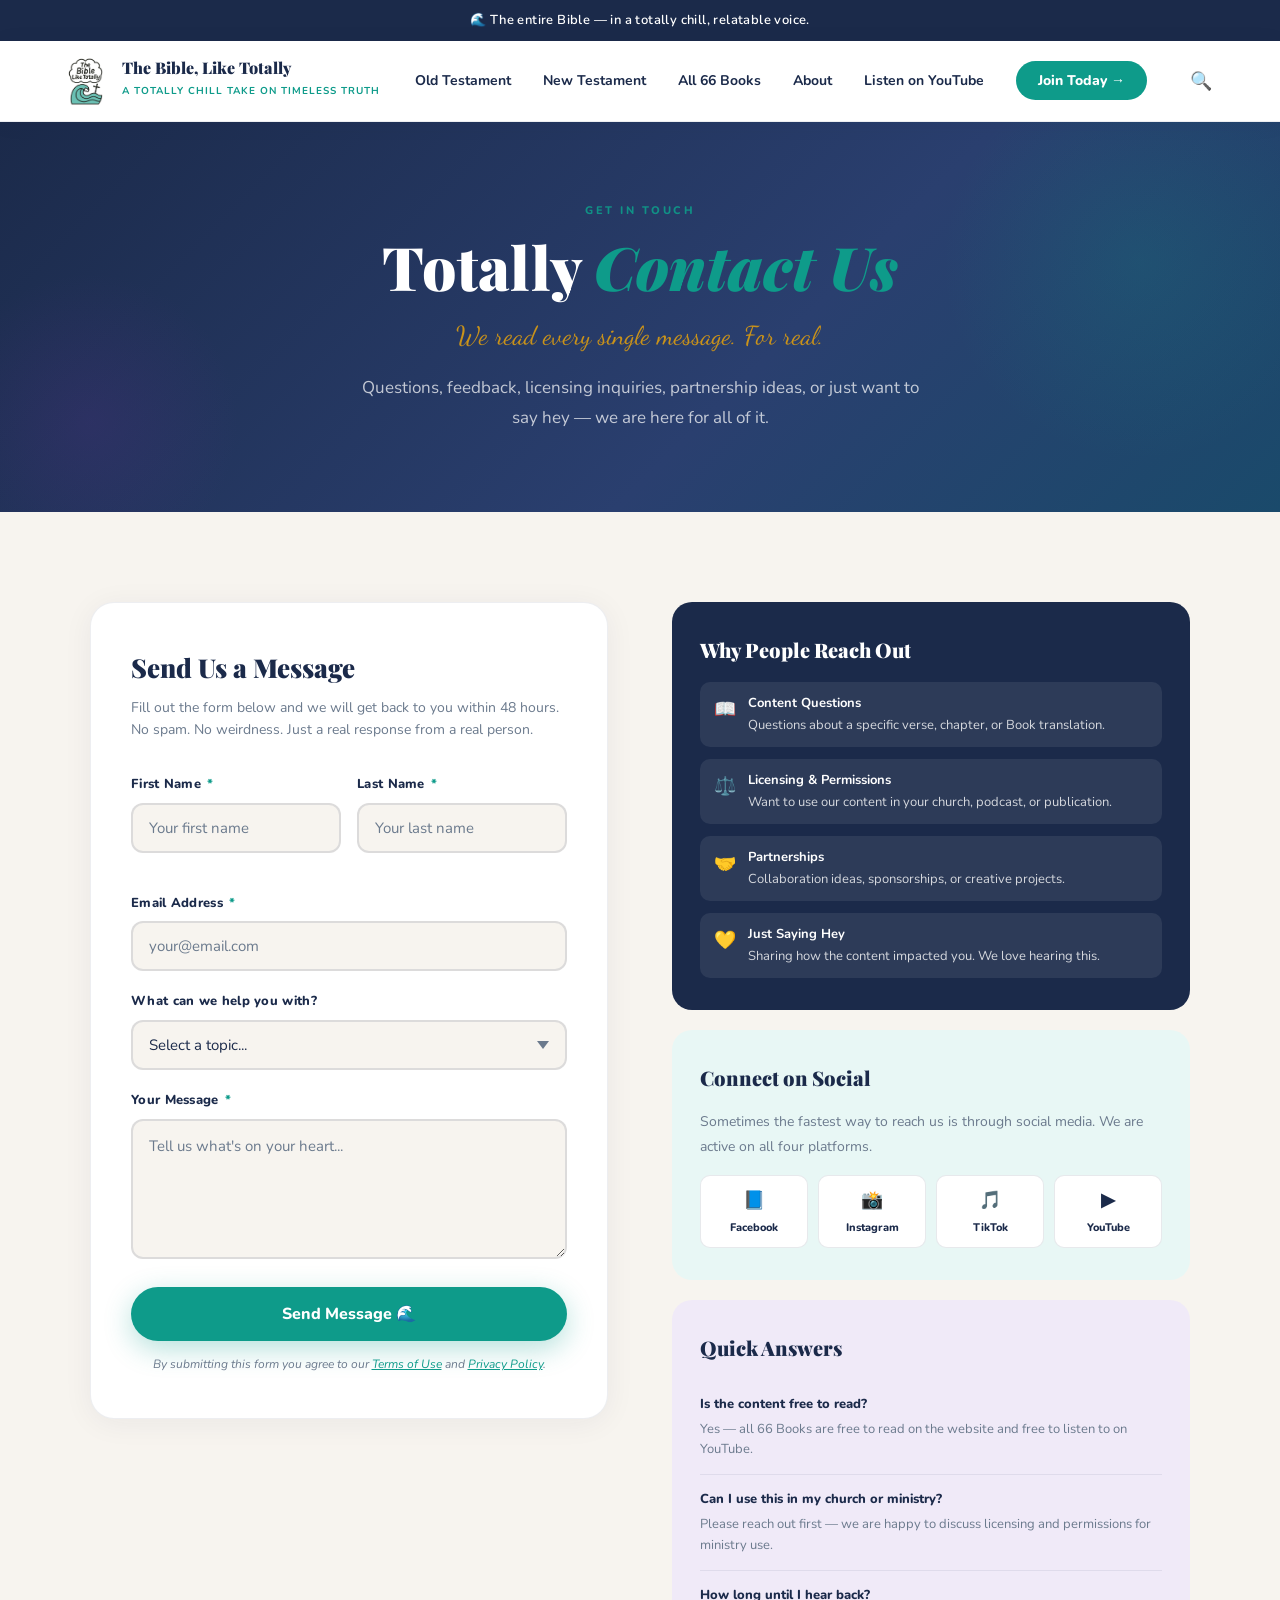
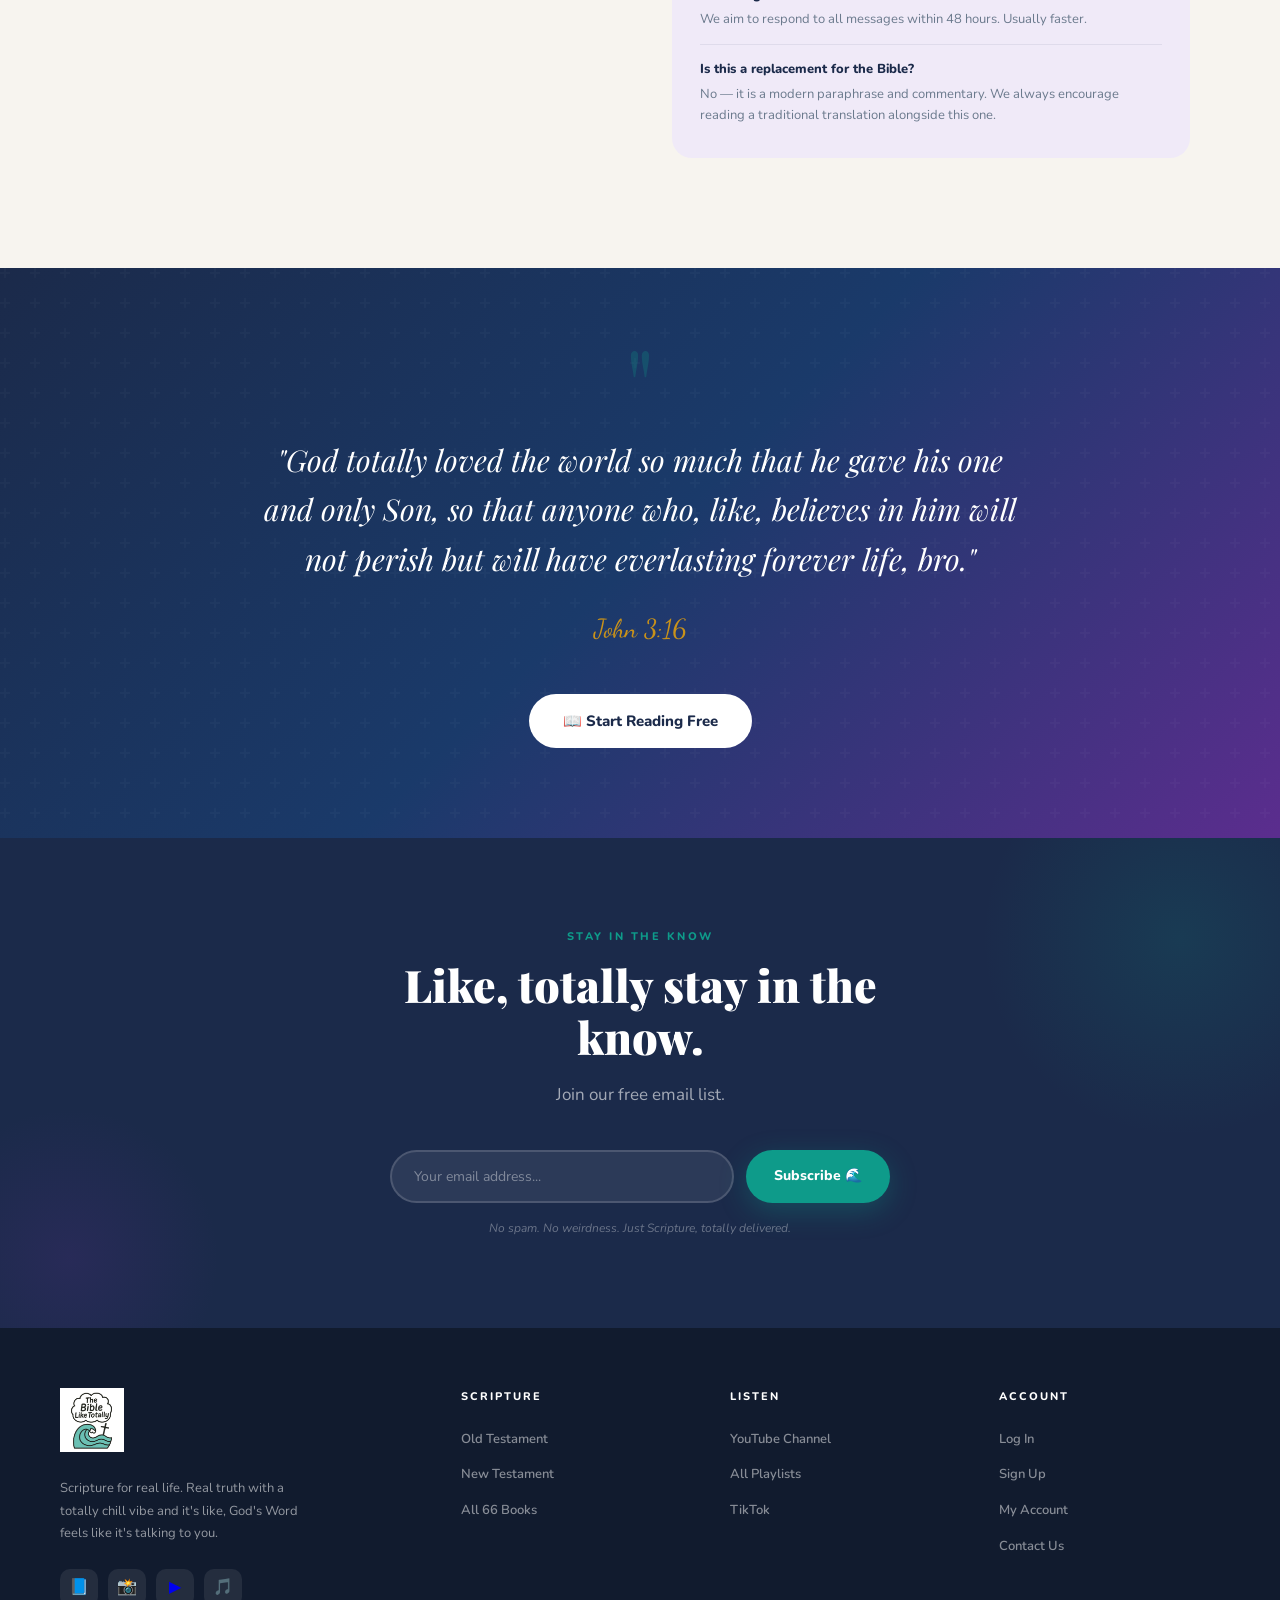
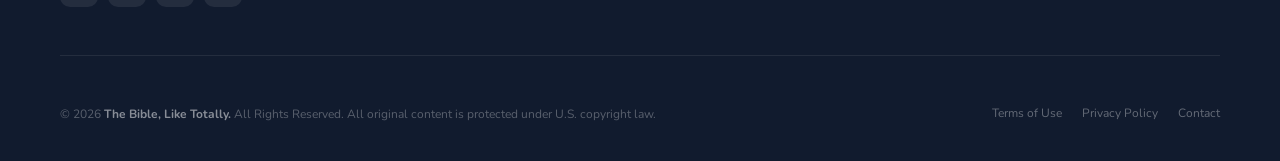
<file: contact.html>
<!DOCTYPE html>
<html lang="en">
<head>
<meta charset="UTF-8">
<meta name="viewport" content="width=device-width, initial-scale=1.0">
<title>Totally Contact Us — The Bible, Like Totally</title>
<meta name="description" content="Get in touch with The Bible, Like Totally — questions, feedback, licensing inquiries, or just saying hey. We read every message.">
<link rel="icon" type="image/png" href="logo.png">
<link rel="apple-touch-icon" href="logo.png">
<meta name="apple-mobile-web-app-capable" content="yes">
<meta name="apple-mobile-web-app-status-bar-style" content="black-translucent">
<meta name="apple-mobile-web-app-title" content="Bible Totally">
<meta name="mobile-web-app-capable" content="yes">
<meta name="theme-color" content="#1B2A4A">
<link href="https://fonts.googleapis.com/css2?family=Playfair+Display:ital,wght@0,700;0,900;1,700&family=Nunito:wght@400;600;700;800&family=Dancing+Script:wght@700&display=swap" rel="stylesheet">
<link rel="stylesheet" href="style.css">
<style>
  .contact-grid {
    display: grid;
    grid-template-columns: 1fr 1fr;
    gap: 64px;
    align-items: start;
    max-width: 1100px;
    margin: 0 auto;
  }

  /* FORM STYLES */
  .contact-form-card {
    background: var(--white);
    border: 1.5px solid rgba(27,42,74,0.08);
    border-radius: 24px;
    padding: 44px 40px;
    box-shadow: 0 4px 30px rgba(27,42,74,0.06);
  }
  .contact-form-card h2 {
    font-family: 'Playfair Display', serif;
    font-size: 26px;
    font-weight: 900;
    color: var(--navy);
    margin-bottom: 8px;
  }
  .contact-form-card .form-subtitle {
    font-size: 14px;
    color: var(--text-muted);
    margin-bottom: 32px;
    line-height: 1.6;
  }
  .form-row {
    display: grid;
    grid-template-columns: 1fr 1fr;
    gap: 16px;
    margin-bottom: 20px;
  }
  .form-group {
    display: flex;
    flex-direction: column;
    margin-bottom: 20px;
  }
  .form-group label {
    font-size: 13px;
    font-weight: 800;
    color: var(--navy);
    margin-bottom: 8px;
    letter-spacing: 0.3px;
  }
  .form-group label .required {
    color: var(--teal);
    margin-left: 2px;
  }
  .form-group input,
  .form-group select,
  .form-group textarea {
    padding: 13px 16px;
    border: 2px solid rgba(27,42,74,0.12);
    border-radius: 12px;
    font-family: 'Nunito', sans-serif;
    font-size: 15px;
    color: var(--navy);
    background: var(--off-white);
    outline: none;
    transition: border-color 0.2s, background 0.2s, box-shadow 0.2s;
    width: 100%;
  }
  .form-group input::placeholder,
  .form-group textarea::placeholder {
    color: var(--text-muted);
    font-weight: 400;
  }
  .form-group input:focus,
  .form-group select:focus,
  .form-group textarea:focus {
    border-color: var(--teal);
    background: var(--white);
    box-shadow: 0 0 0 3px rgba(14,155,138,0.1);
  }
  .form-group textarea {
    resize: vertical;
    min-height: 140px;
    line-height: 1.6;
  }
  .form-group select {
    cursor: pointer;
    appearance: none;
    background-image: url("data:image/svg+xml,%3Csvg xmlns='http://www.w3.org/2000/svg' width='12' height='8' viewBox='0 0 12 8'%3E%3Cpath fill='%236B7A8D' d='M6 8L0 0h12z'/%3E%3C/svg%3E");
    background-repeat: no-repeat;
    background-position: right 16px center;
    padding-right: 40px;
  }
  .form-submit {
    width: 100%;
    padding: 16px;
    background: var(--teal);
    color: var(--white);
    border: none;
    border-radius: 50px;
    font-family: 'Nunito', sans-serif;
    font-size: 16px;
    font-weight: 800;
    cursor: pointer;
    transition: all 0.3s;
    box-shadow: 0 8px 28px rgba(14,155,138,0.3);
    margin-top: 8px;
  }
  .form-submit:hover {
    background: #0BC4AE;
    transform: translateY(-2px);
    box-shadow: 0 12px 36px rgba(14,155,138,0.4);
  }
  .form-note {
    font-size: 12px;
    color: var(--text-muted);
    text-align: center;
    margin-top: 14px;
    font-style: italic;
    line-height: 1.6;
  }

  /* SUCCESS MESSAGE */
  .success-message {
    display: none;
    background: var(--light-teal);
    border: 2px solid rgba(14,155,138,0.25);
    border-radius: 16px;
    padding: 28px 32px;
    text-align: center;
    margin-top: 20px;
  }
  .success-message.visible { display: block; }
  .success-message .success-icon { font-size: 40px; margin-bottom: 12px; display: block; }
  .success-message h3 {
    font-family: 'Playfair Display', serif;
    font-size: 22px;
    font-weight: 900;
    color: var(--navy);
    margin-bottom: 8px;
  }
  .success-message p { font-size: 14px; color: var(--text-muted); line-height: 1.6; }

  /* SIDEBAR */
  .contact-sidebar { position: sticky; top: 100px; }
  .contact-info-card {
    border-radius: 20px;
    padding: 32px 28px;
    margin-bottom: 20px;
  }
  .contact-info-card.navy { background: var(--navy); }
  .contact-info-card.teal { background: var(--light-teal); }
  .contact-info-card.purple { background: var(--light-purple); }
  .contact-info-card h3 {
    font-family: 'Playfair Display', serif;
    font-size: 20px;
    font-weight: 900;
    margin-bottom: 16px;
  }
  .contact-info-card.navy h3 { color: var(--white); }
  .contact-info-card.teal h3 { color: var(--navy); }
  .contact-info-card.purple h3 { color: var(--navy); }
  .contact-info-card p {
    font-size: 14px;
    line-height: 1.75;
    margin-bottom: 0;
  }
  .contact-info-card.navy p { color: rgba(255,255,255,0.72); }
  .contact-info-card.teal p,
  .contact-info-card.purple p { color: var(--text-muted); }

  .contact-reasons {
    display: flex;
    flex-direction: column;
    gap: 12px;
    margin-top: 4px;
  }
  .contact-reason {
    display: flex;
    align-items: flex-start;
    gap: 12px;
    padding: 12px 14px;
    background: rgba(255,255,255,0.08);
    border-radius: 10px;
  }
  .contact-reason .reason-icon { font-size: 18px; flex-shrink: 0; margin-top: 1px; }
  .contact-reason .reason-text { font-size: 13px; color: rgba(255,255,255,0.8); line-height: 1.5; }
  .contact-reason .reason-text strong { color: var(--white); display: block; font-size: 13px; margin-bottom: 2px; }

  .social-connect {
    display: flex;
    gap: 10px;
    margin-top: 16px;
  }
  .social-connect-btn {
    flex: 1;
    padding: 10px 8px;
    background: var(--white);
    border: 1.5px solid rgba(27,42,74,0.1);
    border-radius: 10px;
    text-decoration: none;
    text-align: center;
    font-size: 11px;
    font-weight: 800;
    color: var(--navy);
    transition: all 0.2s;
    font-family: 'Nunito', sans-serif;
  }
  .social-connect-btn:hover {
    background: var(--navy);
    color: var(--white);
    border-color: var(--navy);
  }
  .social-connect-btn .sc-icon { font-size: 18px; display: block; margin-bottom: 4px; }

  .faq-item {
    padding: 14px 0;
    border-bottom: 1px solid rgba(27,42,74,0.08);
  }
  .faq-item:last-child { border-bottom: none; padding-bottom: 0; }
  .faq-item h4 {
    font-size: 13px;
    font-weight: 800;
    color: var(--navy);
    margin-bottom: 4px;
  }
  .faq-item p {
    font-size: 13px;
    color: var(--text-muted);
    line-height: 1.6;
    margin-bottom: 0;
  }

  @media (max-width: 900px) {
    .contact-grid { grid-template-columns: 1fr; gap: 32px; }
    .contact-sidebar { position: static; }
    .form-row { grid-template-columns: 1fr; }
    .contact-form-card { padding: 28px 24px; }
  }
</style>
</head>
<body>

<!-- NAVIGATION -->

<!-- ANNOUNCEMENT BAR -->
<div class="announcement-bar">
  🌊 The entire Bible — in a totally chill, relatable voice.
</div>

<nav>
  <a href="index.html" class="nav-logo">
    <img src="logo.png" alt="The Bible, Like Totally">
    <div class="nav-logo-text">
      <span class="brand-name">The Bible, Like Totally</span>
      <span class="brand-tagline">A totally chill take on timeless truth</span>
    </div>
  </a>
  <ul class="nav-links">
    <li><a href="old-testament.html">Old Testament</a></li>
    <li><a href="new-testament.html">New Testament</a></li>
    <li><a href="all-books.html">All 66 Books</a></li>
    <li><a href="about.html">About</a></li>
    <li><a href="https://www.youtube.com/@TheBibleLikeTotally" target="_blank">Listen on YouTube</a></li>
    <li><a href="join.html" class="nav-cta">Join Today →</a></li>
  </ul>
  <!-- SEARCH -->
  <div class="nav-search">
    <input
      type="text"
      class="nav-search-input"
      id="navSearch"
      placeholder="Search books..."
      onkeydown="handleNavSearch(event)"
    >
    <button class="nav-search-btn" onclick="toggleNavSearch()" aria-label="Search">&#128269;</button>
  </div>
  <!-- MOBILE MENU BUTTON -->
  <button class="mobile-menu-btn" onclick="toggleMobileMenu()" aria-label="Menu">
    <span></span><span></span><span></span>
  </button>
</nav>

<!-- MOBILE MENU -->
<div class="mobile-menu" id="mobileMenu">
  <ul>
    <li><a href="index.html" onclick="toggleMobileMenu()">Home</a></li>
    <li><a href="old-testament.html" onclick="toggleMobileMenu()">Old Testament</a></li>
    <li><a href="new-testament.html" onclick="toggleMobileMenu()">New Testament</a></li>
    <li><a href="all-books.html" onclick="toggleMobileMenu()">All 66 Books</a></li>
    <li><a href="about.html" onclick="toggleMobileMenu()">About</a></li>
    <li><a href="https://www.youtube.com/@TheBibleLikeTotally" target="_blank" onclick="toggleMobileMenu()">Listen on YouTube</a></li>
    <li><a href="join.html" class="nav-cta" onclick="toggleMobileMenu()">Join Today →</a></li>
  </ul>
</div>

<!-- PAGE HERO -->
<div class="page-hero">
  <div class="page-hero-inner">
    <span class="section-label">Get In Touch</span>
    <h1>Totally <em>Contact Us</em></h1>
    <span class="tagline">We read every single message. For real.</span>
    <p>Questions, feedback, licensing inquiries, partnership ideas, or just want to say hey — we are here for all of it.</p>
  </div>
</div>

<!-- MAIN CONTENT -->
<section style="background: var(--off-white);">
  <div class="contact-grid">

    <!-- LEFT: FORM -->
    <div class="fade-in">
      <div class="contact-form-card">
        <h2>Send Us a Message</h2>
        <p class="form-subtitle">Fill out the form below and we will get back to you within 48 hours. No spam. No weirdness. Just a real response from a real person.</p>

        <form id="contactForm" action="https://formspree.io/f/mdabnlbo" method="POST" onsubmit="handleSubmit(event)">

          <div class="form-row">
            <div class="form-group">
              <label>First Name <span class="required">*</span></label>
              <input type="text" name="firstName" placeholder="Your first name" required>
            </div>
            <div class="form-group">
              <label>Last Name <span class="required">*</span></label>
              <input type="text" name="lastName" placeholder="Your last name" required>
            </div>
          </div>

          <div class="form-group">
            <label>Email Address <span class="required">*</span></label>
            <input type="email" name="email" placeholder="your@email.com" required>
          </div>

          <div class="form-group">
            <label>What can we help you with?</label>
            <select name="subject">
              <option value="" disabled selected>Select a topic...</option>
              <option value="general">General Question</option>
              <option value="feedback">Feedback or Suggestion</option>
              <option value="licensing">Licensing or Permissions</option>
              <option value="partnership">Partnership or Collaboration</option>
              <option value="technical">Website or Technical Issue</option>
              <option value="prayer">Prayer Request</option>
              <option value="other">Something Else</option>
            </select>
          </div>

          <div class="form-group">
            <label>Your Message <span class="required">*</span></label>
            <textarea name="message" placeholder="Tell us what's on your heart..." required></textarea>
          </div>

          <button type="submit" class="form-submit">Send Message 🌊</button>
          <p class="form-note">By submitting this form you agree to our <a href="terms.html" style="color:var(--teal);">Terms of Use</a> and <a href="privacy.html" style="color:var(--teal);">Privacy Policy</a>.</p>

        </form>

        <div class="success-message" id="successMessage">
          <span class="success-icon">🌊</span>
          <h3>Message received!</h3>
          <p>Thanks for reaching out. We read every message and will get back to you within 48 hours. In the meantime — grab a verse and enjoy the Word.</p>
          <br>
          <a href="index.html" class="btn-primary" style="display:inline-flex; margin-top:8px;">🌊 Back to Home</a>
        </div>
      </div>
    </div>

    <!-- RIGHT: SIDEBAR -->
    <div class="contact-sidebar fade-in">

      <!-- WHY REACH OUT -->
      <div class="contact-info-card navy">
        <h3>Why People Reach Out</h3>
        <div class="contact-reasons">
          <div class="contact-reason">
            <span class="reason-icon">📖</span>
            <div class="reason-text">
              <strong>Content Questions</strong>
              Questions about a specific verse, chapter, or Book translation.
            </div>
          </div>
          <div class="contact-reason">
            <span class="reason-icon">⚖️</span>
            <div class="reason-text">
              <strong>Licensing &amp; Permissions</strong>
              Want to use our content in your church, podcast, or publication.
            </div>
          </div>
          <div class="contact-reason">
            <span class="reason-icon">🤝</span>
            <div class="reason-text">
              <strong>Partnerships</strong>
              Collaboration ideas, sponsorships, or creative projects.
            </div>
          </div>
          <div class="contact-reason">
            <span class="reason-icon">💛</span>
            <div class="reason-text">
              <strong>Just Saying Hey</strong>
              Sharing how the content impacted you. We love hearing this.
            </div>
          </div>
        </div>
      </div>

      <!-- CONNECT ON SOCIALS -->
      <div class="contact-info-card teal">
        <h3>Connect on Social</h3>
        <p style="margin-bottom:0">Sometimes the fastest way to reach us is through social media. We are active on all four platforms.</p>
        <div class="social-connect">
          <a href="https://www.facebook.com/thebible.liketotally/" target="_blank" class="social-connect-btn">
            <span class="sc-icon">📘</span>Facebook
          </a>
          <a href="https://www.instagram.com/thebible_liketotally/" target="_blank" class="social-connect-btn">
            <span class="sc-icon">📸</span>Instagram
          </a>
          <a href="https://www.tiktok.com/@thebible_liketotally" target="_blank" class="social-connect-btn">
            <span class="sc-icon">🎵</span>TikTok
          </a>
          <a href="https://www.youtube.com/@TheBibleLikeTotally" target="_blank" class="social-connect-btn">
            <span class="sc-icon">▶</span>YouTube
          </a>
        </div>
      </div>

      <!-- FAQ -->
      <div class="contact-info-card purple">
        <h3>Quick Answers</h3>
        <div class="faq-item">
          <h4>Is the content free to read?</h4>
          <p>Yes — all 66 Books are free to read on the website and free to listen to on YouTube.</p>
        </div>
        <div class="faq-item">
          <h4>Can I use this in my church or ministry?</h4>
          <p>Please reach out first — we are happy to discuss licensing and permissions for ministry use.</p>
        </div>
        <div class="faq-item">
          <h4>How long until I hear back?</h4>
          <p>We aim to respond to all messages within 48 hours. Usually faster.</p>
        </div>
        <div class="faq-item">
          <h4>Is this a replacement for the Bible?</h4>
          <p>No — it is a modern paraphrase and commentary. We always encourage reading a traditional translation alongside this one.</p>
        </div>
      </div>

    </div>
  </div>
</section>

<!-- VERSE HIGHLIGHT -->
<section class="verse-section fade-in">
  <div class="inner">
    <span class="big-q">"</span>
    <blockquote>
      "God totally loved the world so much that he gave his one and only Son, so that anyone who, like, believes in him will not perish but will have everlasting forever life, bro."
    </blockquote>
    <span class="cite">John 3:16</span>
    <a href="old-testament.html" class="btn-white">📖 Start Reading Free</a>
  </div>
</section>

<!-- EMAIL SIGNUP -->
<section class="signup-section fade-in">
  <div class="signup-inner">
    <span class="section-label">Stay in the Know</span>
    <h2 class="section-title">Like, totally stay in the know.</h2>
    <p class="section-subtitle">Join our free email list.</p>
    <div class="signup-form">
      <input type="email" placeholder="Your email address...">
      <a href="https://the-bible-like-totally.kit.com/66062f99f6" class="btn-primary" style="border-radius:50px; padding:15px 28px; font-size:14px; font-weight:800; text-decoration:none; display:inline-flex; align-items:center; gap:8px; background:var(--teal); color:var(--white); box-shadow:0 8px 28px rgba(14,155,138,0.3); transition:all 0.3s; font-family:'Nunito',sans-serif;">Subscribe 🌊</a>
    </div>
    <p class="signup-note">No spam. No weirdness. Just Scripture, totally delivered.</p>
  </div>
</section>

<!-- FOOTER -->
<footer>
  <div class="footer-top">
    <div class="footer-brand">
      <img src="logo.png" alt="The Bible, Like Totally">
      <p>Scripture for real life. Real truth with a totally chill vibe and it's like, God's Word feels like it's talking to you.</p>
      <div class="footer-social">
        <a href="https://www.facebook.com/thebible.liketotally/" target="_blank" class="social-btn">📘</a>
        <a href="https://www.instagram.com/thebible_liketotally/" target="_blank" class="social-btn">📸</a>
        <a href="https://www.youtube.com/@TheBibleLikeTotally" target="_blank" class="social-btn">▶</a>
        <a href="https://www.tiktok.com/@thebible_liketotally" target="_blank" class="social-btn">🎵</a>
      </div>
    </div>
    <div class="footer-col">
      <h4>Scripture</h4>
      <ul>
        <li><a href="old-testament.html">Old Testament</a></li>
        <li><a href="new-testament.html">New Testament</a></li>
        <li><a href="all-books.html">All 66 Books</a></li>
      </ul>
    </div>
    <div class="footer-col">
      <h4>Listen</h4>
      <ul>
        <li><a href="https://www.youtube.com/@TheBibleLikeTotally" target="_blank">YouTube Channel</a></li>
        <li><a href="https://www.youtube.com/@TheBibleLikeTotally/playlists" target="_blank">All Playlists</a></li>
        <li><a href="https://www.tiktok.com/@thebible_liketotally" target="_blank">TikTok</a></li>
      </ul>
    </div>
      <div class="footer-col">
      <h4>Account</h4>
      <ul>
        <li><a href="https://thebibleliketotally.com/log-in/">Log In</a></li>
        <li><a href="https://thebibleliketotally.com/sign-up/">Sign Up</a></li>
        <li><a href="https://thebibleliketotally.com/account/">My Account</a></li>
        <li><a href="contact.html">Contact Us</a></li>
      </ul>
    </div>
  </div>
  <div class="footer-bottom">
    <p class="footer-copy">© 2026 <strong>The Bible, Like Totally.</strong> All Rights Reserved. All original content is protected under U.S. copyright law.</p>
    <div class="footer-links">
      <a href="https://thebibleliketotally.com/terms-of-use/">Terms of Use</a>
      <a href="https://thebibleliketotally.com/privacy-policy/">Privacy Policy</a>
      <a href="contact.html">Contact</a>
    </div>
  </div>
</footer>

<script>
  // SCROLL ANIMATIONS
  const observer = new IntersectionObserver((entries) => {
    entries.forEach(e => { if (e.isIntersecting) e.target.classList.add('visible'); });
  }, { threshold: 0.08 });
  document.querySelectorAll('.fade-in').forEach(el => observer.observe(el));

  // MOBILE MENU
  function toggleMobileMenu() {
    const menu = document.getElementById('mobileMenu');
    menu.classList.toggle('open');
  }

  // NAV SEARCH
  function toggleNavSearch() {
    const input = document.getElementById('navSearch');
    input.classList.toggle('open');
    if (input.classList.contains('open')) input.focus();
  }

  function handleNavSearch(event) {
    if (event.key === 'Enter') {
      const query = document.getElementById('navSearch').value.trim();
      if (query) {
        window.location.href = 'all-books.html?search=' + encodeURIComponent(query);
      }
    }
  }

  // FORM SUBMISSION via Formspree
  async function handleSubmit(event) {
    event.preventDefault();
    const form = document.getElementById('contactForm');
    const success = document.getElementById('successMessage');
    const btn = form.querySelector('.form-submit');

    // Show loading state
    btn.textContent = 'Sending... 🌊';
    btn.disabled = true;

    try {
      const response = await fetch('https://formspree.io/f/mdabnlbo', {
        method: 'POST',
        body: new FormData(form),
        headers: { 'Accept': 'application/json' }
      });

      if (response.ok) {
        // Success — hide form show confirmation
        form.style.display = 'none';
        success.classList.add('visible');
      } else {
        // Error — reset button
        btn.textContent = 'Send Message 🌊';
        btn.disabled = false;
        alert('Something went totally sideways. Please try again or email us directly at hello@thebibleliketotally.com');
      }
    } catch (error) {
      btn.textContent = 'Send Message 🌊';
      btn.disabled = false;
      alert('Something went totally sideways. Please try again or email us directly at hello@thebibleliketotally.com');
    }
  }
</script>
</body>
</html>
</file>
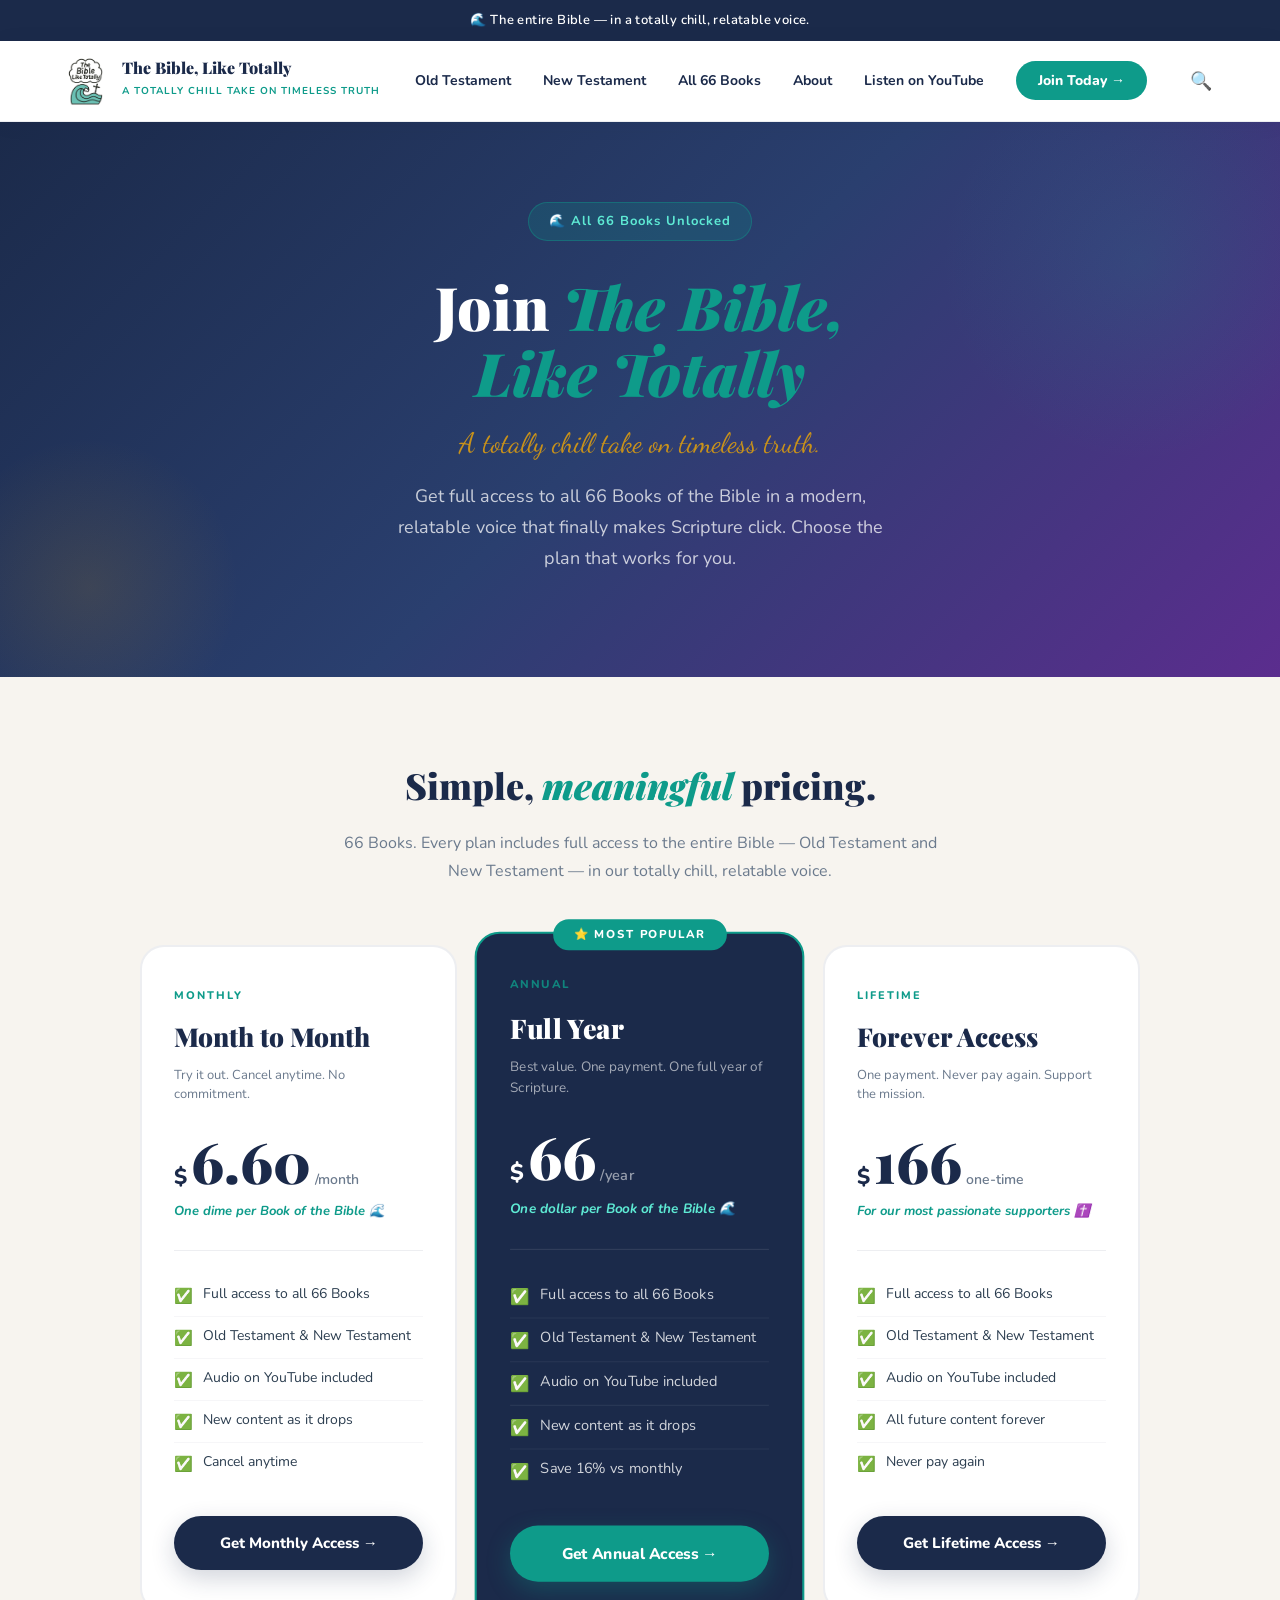
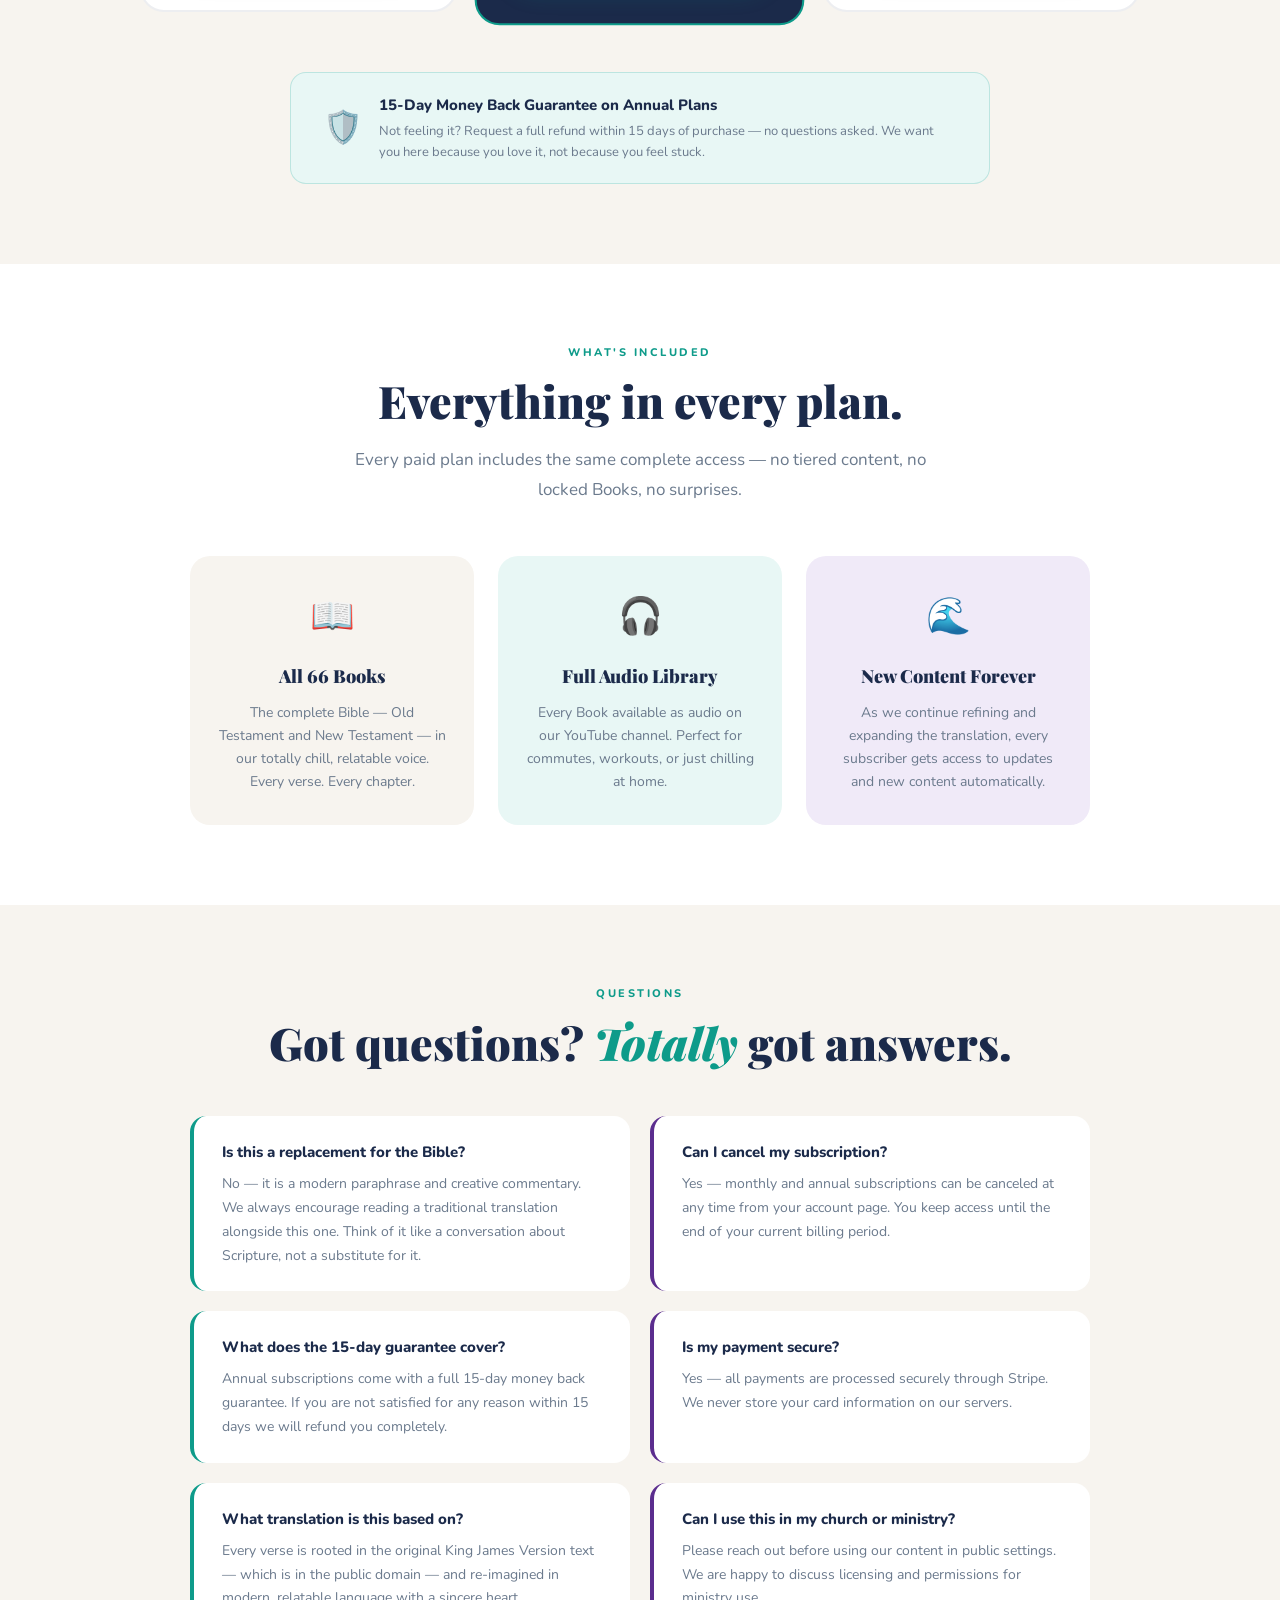
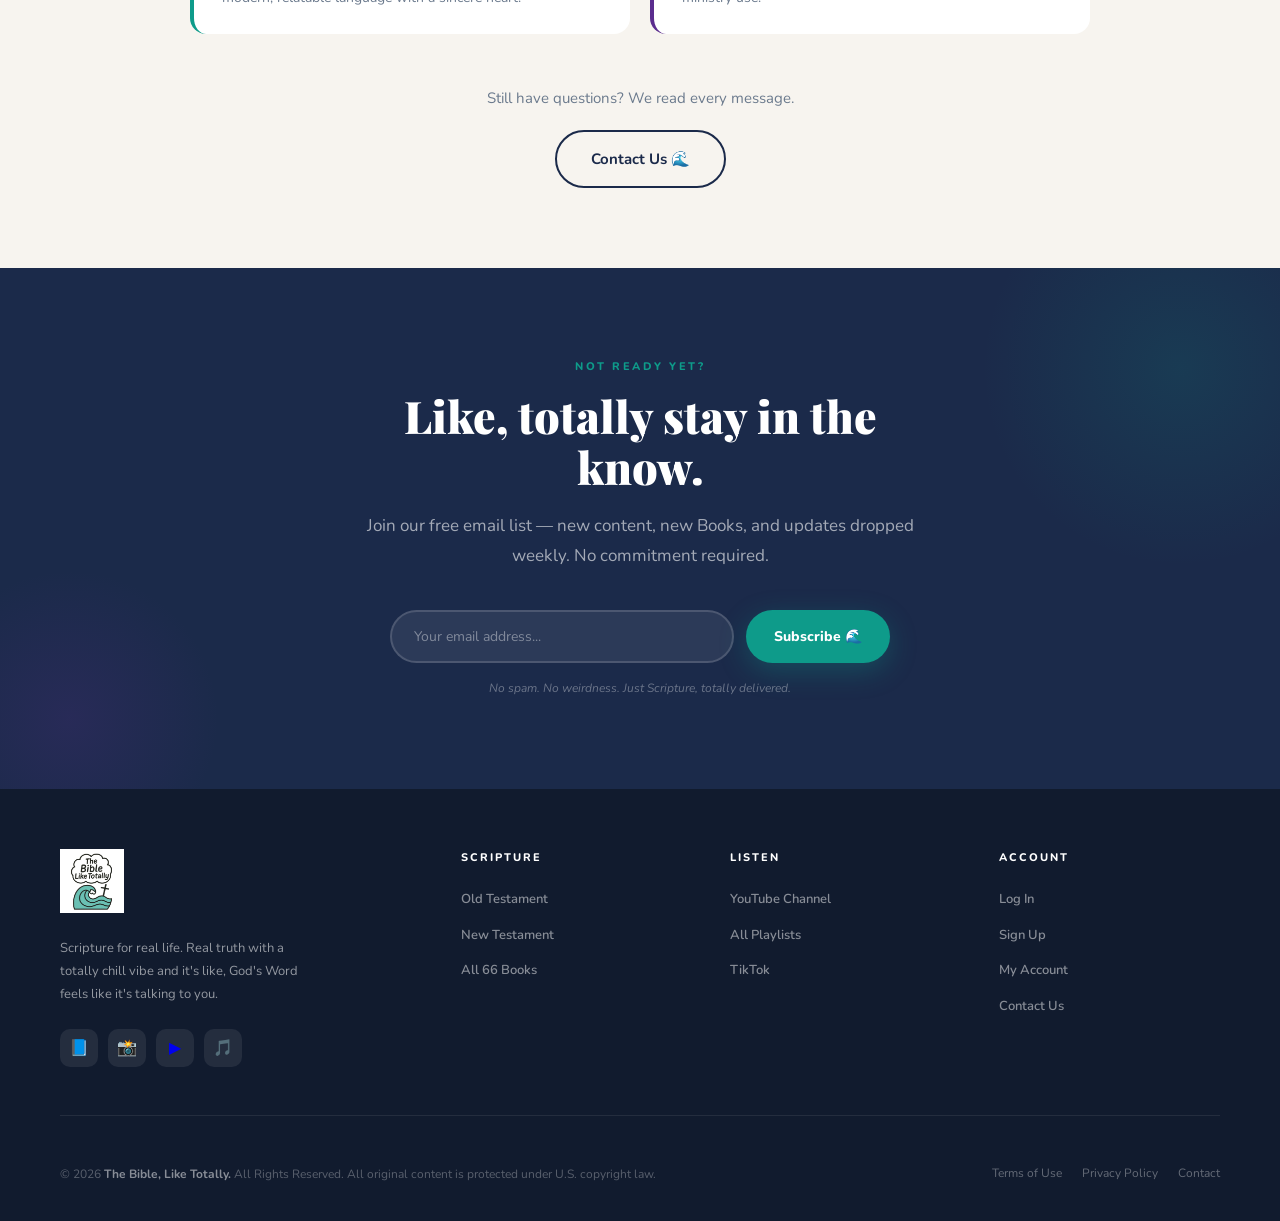
<file: join.html>
<!DOCTYPE html>
<html lang="en">
<head>
<meta charset="UTF-8">
<meta name="viewport" content="width=device-width, initial-scale=1.0">
<title>Join Today — The Bible, Like Totally</title>
<meta name="description" content="Get full access to all 66 Books of the Bible in a totally chill, relatable voice. Choose your plan and join today.">
<link rel="icon" type="image/png" href="logo.png">
<link rel="apple-touch-icon" href="logo.png">
<meta name="apple-mobile-web-app-capable" content="yes">
<meta name="apple-mobile-web-app-title" content="Bible Totally">
<meta name="theme-color" content="#1B2A4A">
<link href="https://fonts.googleapis.com/css2?family=Playfair+Display:ital,wght@0,700;0,900;1,700&family=Nunito:wght@400;600;700;800&family=Dancing+Script:wght@700&display=swap" rel="stylesheet">
<link rel="stylesheet" href="style.css">
<style>
  /* HERO */
  .pricing-hero {
    background: linear-gradient(135deg, var(--navy) 0%, #2A3F6F 50%, var(--purple) 100%);
    padding: 80px 60px;
    text-align: center;
    position: relative;
    overflow: hidden;
  }
  .pricing-hero::before {
    content: '';
    position: absolute;
    top: -60px; right: -60px;
    width: 400px; height: 400px;
    background: radial-gradient(circle, rgba(14,155,138,0.15) 0%, transparent 70%);
    pointer-events: none;
  }
  .pricing-hero::after {
    content: '';
    position: absolute;
    bottom: -60px; left: -60px;
    width: 300px; height: 300px;
    background: radial-gradient(circle, rgba(201,146,26,0.15) 0%, transparent 70%);
    pointer-events: none;
  }
  .pricing-hero-inner { position: relative; z-index: 1; max-width: 700px; margin: 0 auto; }
  .pricing-hero h1 {
    font-family: 'Playfair Display', serif;
    font-size: clamp(36px, 5vw, 60px);
    font-weight: 900;
    color: var(--white);
    line-height: 1.1;
    margin-bottom: 16px;
  }
  .pricing-hero h1 em { color: var(--teal); font-style: italic; }
  .pricing-hero p {
    font-size: 18px;
    color: rgba(255,255,255,0.75);
    line-height: 1.7;
    max-width: 520px;
    margin: 0 auto 24px;
  }
  .pricing-tagline {
    font-family: 'Dancing Script', cursive;
    font-size: 28px;
    color: var(--amber);
    display: block;
    margin-bottom: 16px;
  }
  .pricing-badge {
    display: inline-flex;
    align-items: center;
    gap: 8px;
    background: rgba(14,155,138,0.2);
    border: 1px solid rgba(14,155,138,0.4);
    color: #5EEAD4;
    padding: 8px 20px;
    border-radius: 50px;
    font-size: 13px;
    font-weight: 700;
    letter-spacing: 1px;
    margin-bottom: 32px;
  }

  /* PRICING SECTION */
  .pricing-section {
    background: var(--off-white);
    padding: 80px 60px;
    text-align: center;
  }
  .pricing-intro {
    max-width: 600px;
    margin: 0 auto 60px;
  }
  .pricing-intro h2 {
    font-family: 'Playfair Display', serif;
    font-size: 36px;
    font-weight: 900;
    color: var(--navy);
    margin-bottom: 14px;
  }
  .pricing-intro h2 em { color: var(--teal); font-style: italic; }
  .pricing-intro p {
    font-size: 16px;
    color: var(--text-muted);
    line-height: 1.75;
  }

  /* PRICING CARDS */
  .pricing-grid {
    display: grid;
    grid-template-columns: 1fr 1fr 1fr;
    gap: 24px;
    max-width: 1000px;
    margin: 0 auto 60px;
    align-items: start;
  }
  .pricing-card {
    background: var(--white);
    border: 2px solid rgba(27,42,74,0.08);
    border-radius: 24px;
    padding: 40px 32px;
    position: relative;
    transition: transform 0.3s, box-shadow 0.3s;
    text-align: left;
  }
  .pricing-card:hover {
    transform: translateY(-6px);
    box-shadow: 0 20px 50px rgba(27,42,74,0.12);
  }
  .pricing-card.featured {
    border-color: var(--teal);
    background: var(--navy);
    transform: scale(1.04);
  }
  .pricing-card.featured:hover {
    transform: scale(1.04) translateY(-6px);
    box-shadow: 0 20px 50px rgba(14,155,138,0.25);
  }
  .featured-badge {
    position: absolute;
    top: -14px;
    left: 50%;
    transform: translateX(-50%);
    background: var(--teal);
    color: var(--white);
    font-size: 11px;
    font-weight: 800;
    letter-spacing: 1.5px;
    text-transform: uppercase;
    padding: 6px 20px;
    border-radius: 50px;
    white-space: nowrap;
  }
  .plan-label {
    font-size: 11px;
    font-weight: 800;
    letter-spacing: 2px;
    text-transform: uppercase;
    color: var(--teal);
    margin-bottom: 12px;
    display: block;
  }
  .pricing-card.featured .plan-label { color: rgba(14,155,138,0.8); }
  .plan-name {
    font-family: 'Playfair Display', serif;
    font-size: 26px;
    font-weight: 900;
    color: var(--navy);
    margin-bottom: 8px;
  }
  .pricing-card.featured .plan-name { color: var(--white); }
  .plan-tagline {
    font-size: 13px;
    color: var(--text-muted);
    margin-bottom: 28px;
    line-height: 1.5;
  }
  .pricing-card.featured .plan-tagline { color: rgba(255,255,255,0.6); }
  .plan-price {
    display: flex;
    align-items: baseline;
    gap: 4px;
    margin-bottom: 6px;
  }
  .plan-price .currency {
    font-size: 22px;
    font-weight: 800;
    color: var(--navy);
    margin-top: 4px;
  }
  .pricing-card.featured .plan-price .currency { color: var(--white); }
  .plan-price .amount {
    font-family: 'Playfair Display', serif;
    font-size: 56px;
    font-weight: 900;
    color: var(--navy);
    line-height: 1;
  }
  .pricing-card.featured .plan-price .amount { color: var(--white); }
  .plan-price .period {
    font-size: 14px;
    color: var(--text-muted);
    font-weight: 600;
    margin-bottom: 4px;
  }
  .pricing-card.featured .plan-price .period { color: rgba(255,255,255,0.55); }
  .plan-story {
    font-size: 13px;
    color: var(--teal);
    font-weight: 700;
    margin-bottom: 28px;
    font-style: italic;
  }
  .pricing-card.featured .plan-story { color: #5EEAD4; }
  .plan-divider {
    height: 1px;
    background: rgba(27,42,74,0.08);
    margin-bottom: 24px;
  }
  .pricing-card.featured .plan-divider { background: rgba(255,255,255,0.1); }
  .plan-features {
    list-style: none;
    margin-bottom: 32px;
  }
  .plan-features li {
    font-size: 14px;
    color: var(--text-body);
    line-height: 1.6;
    padding: 8px 0;
    display: flex;
    align-items: flex-start;
    gap: 10px;
    border-bottom: 1px solid rgba(27,42,74,0.04);
  }
  .pricing-card.featured .plan-features li { color: rgba(255,255,255,0.8); border-bottom-color: rgba(255,255,255,0.06); }
  .plan-features li:last-child { border-bottom: none; }
  .plan-features li .check { color: var(--teal); font-size: 15px; flex-shrink: 0; margin-top: 1px; }
  .plan-cta {
    display: block;
    width: 100%;
    padding: 15px 20px;
    border-radius: 50px;
    font-family: 'Nunito', sans-serif;
    font-size: 15px;
    font-weight: 800;
    text-align: center;
    text-decoration: none;
    transition: all 0.3s;
    border: none;
    cursor: pointer;
  }
  .plan-cta.teal {
    background: var(--teal);
    color: var(--white);
    box-shadow: 0 8px 24px rgba(14,155,138,0.3);
  }
  .plan-cta.teal:hover {
    background: #0BC4AE;
    transform: translateY(-2px);
    box-shadow: 0 12px 32px rgba(14,155,138,0.4);
  }
  .plan-cta.white {
    background: var(--white);
    color: var(--navy);
    box-shadow: 0 8px 24px rgba(255,255,255,0.15);
  }
  .plan-cta.white:hover {
    background: var(--off-white);
    transform: translateY(-2px);
  }
  .plan-cta.navy {
    background: var(--navy);
    color: var(--white);
    box-shadow: 0 8px 24px rgba(27,42,74,0.2);
  }
  .plan-cta.navy:hover {
    background: #253d6e;
    transform: translateY(-2px);
  }

  /* GUARANTEE */
  .guarantee-bar {
    background: var(--light-teal);
    border: 1.5px solid rgba(14,155,138,0.2);
    border-radius: 16px;
    padding: 20px 32px;
    display: flex;
    align-items: center;
    gap: 16px;
    max-width: 700px;
    margin: 0 auto;
    text-align: left;
  }
  .guarantee-icon { font-size: 32px; flex-shrink: 0; }
  .guarantee-text h4 { font-size: 15px; font-weight: 800; color: var(--navy); margin-bottom: 4px; }
  .guarantee-text p { font-size: 13px; color: var(--text-muted); line-height: 1.6; margin: 0; }

  /* WHAT YOU GET */
  .what-section {
    background: var(--white);
    padding: 80px 60px;
  }
  .what-header { text-align: center; margin-bottom: 52px; }
  .what-grid {
    display: grid;
    grid-template-columns: repeat(3, 1fr);
    gap: 24px;
    max-width: 900px;
    margin: 0 auto;
  }
  .what-card {
    background: var(--off-white);
    border-radius: 20px;
    padding: 32px 28px;
    text-align: center;
    transition: transform 0.2s;
  }
  .what-card:hover { transform: translateY(-4px); }
  .what-card:nth-child(2) { background: var(--light-teal); }
  .what-card:nth-child(3) { background: var(--light-purple); }
  .what-icon { font-size: 36px; margin-bottom: 16px; display: block; }
  .what-card h3 {
    font-family: 'Playfair Display', serif;
    font-size: 18px;
    font-weight: 900;
    color: var(--navy);
    margin-bottom: 10px;
  }
  .what-card p { font-size: 14px; color: var(--text-muted); line-height: 1.65; margin: 0; }

  /* FAQ */
  .faq-section {
    background: var(--off-white);
    padding: 80px 60px;
  }
  .faq-header { text-align: center; margin-bottom: 48px; }
  .faq-grid {
    display: grid;
    grid-template-columns: 1fr 1fr;
    gap: 20px;
    max-width: 900px;
    margin: 0 auto 52px;
  }
  .faq-item {
    background: var(--white);
    border-radius: 16px;
    padding: 24px 28px;
    border-left: 4px solid var(--teal);
  }
  .faq-item:nth-child(even) { border-left-color: var(--purple); }
  .faq-item h4 { font-size: 15px; font-weight: 800; color: var(--navy); margin-bottom: 8px; }
  .faq-item p { font-size: 14px; color: var(--text-muted); line-height: 1.7; margin: 0; }
  .faq-cta { text-align: center; }

  @media (max-width: 900px) {
    .pricing-grid { grid-template-columns: 1fr; max-width: 420px; }
    .pricing-card.featured { transform: scale(1); }
    .pricing-card.featured:hover { transform: translateY(-6px); }
    .what-grid { grid-template-columns: 1fr; max-width: 420px; margin: 0 auto; }
    .faq-grid { grid-template-columns: 1fr; }
    .pricing-hero { padding: 60px 24px; }
    .pricing-section { padding: 60px 24px; }
    .what-section { padding: 60px 24px; }
    .faq-section { padding: 60px 24px; }
    .guarantee-bar { flex-direction: column; text-align: center; }
  }
</style>
</head>
<body>

<!-- ANNOUNCEMENT BAR -->
<div class="announcement-bar">
  🌊 The entire Bible — in a totally chill, relatable voice.
</div>

<!-- NAVIGATION -->
<nav>
  <a href="index.html" class="nav-logo">
    <img src="logo.png" alt="The Bible, Like Totally">
    <div class="nav-logo-text">
      <span class="brand-name">The Bible, Like Totally</span>
      <span class="brand-tagline">A totally chill take on timeless truth</span>
    </div>
  </a>
  <ul class="nav-links">
    <li><a href="old-testament.html">Old Testament</a></li>
    <li><a href="new-testament.html">New Testament</a></li>
    <li><a href="all-books.html">All 66 Books</a></li>
    <li><a href="about.html">About</a></li>
    <li><a href="https://www.youtube.com/@TheBibleLikeTotally" target="_blank">Listen on YouTube</a></li>
    <li><a href="join.html" class="nav-cta">Join Today →</a></li>
  </ul>
  <div class="nav-search">
    <input type="text" class="nav-search-input" id="navSearch" placeholder="Search books..." onkeydown="handleNavSearch(event)">
    <button class="nav-search-btn" onclick="toggleNavSearch()" aria-label="Search">&#128269;</button>
  </div>
  <button class="mobile-menu-btn" onclick="toggleMobileMenu()" aria-label="Menu">
    <span></span><span></span><span></span>
  </button>
</nav>

<div class="mobile-menu" id="mobileMenu">
  <ul>
    <li><a href="index.html" onclick="toggleMobileMenu()">Home</a></li>
    <li><a href="old-testament.html" onclick="toggleMobileMenu()">Old Testament</a></li>
    <li><a href="new-testament.html" onclick="toggleMobileMenu()">New Testament</a></li>
    <li><a href="all-books.html" onclick="toggleMobileMenu()">All 66 Books</a></li>
    <li><a href="about.html" onclick="toggleMobileMenu()">About</a></li>
    <li><a href="https://www.youtube.com/@TheBibleLikeTotally" target="_blank" onclick="toggleMobileMenu()">Listen on YouTube</a></li>
    <li><a href="join.html" class="nav-cta" onclick="toggleMobileMenu()">Join Today →</a></li>
  </ul>
</div>

<!-- HERO -->
<div class="pricing-hero">
  <div class="pricing-hero-inner">
    <div class="pricing-badge">🌊 All 66 Books Unlocked</div>
    <h1>Join <em>The Bible,<br>Like Totally</em></h1>
    <span class="pricing-tagline">A totally chill take on timeless truth.</span>
    <p>Get full access to all 66 Books of the Bible in a modern, relatable voice that finally makes Scripture click. Choose the plan that works for you.</p>
  </div>
</div>

<!-- PRICING -->
<section class="pricing-section">
  <div class="pricing-intro">
    <h2>Simple, <em>meaningful</em> pricing.</h2>
    <p>66 Books. Every plan includes full access to the entire Bible — Old Testament and New Testament — in our totally chill, relatable voice.</p>
  </div>

  <div class="pricing-grid">

    <!-- MONTHLY -->
    <div class="pricing-card">
      <span class="plan-label">Monthly</span>
      <div class="plan-name">Month to Month</div>
      <div class="plan-tagline">Try it out. Cancel anytime. No commitment.</div>
      <div class="plan-price">
        <span class="currency">$</span>
        <span class="amount">6.60</span>
        <span class="period">/month</span>
      </div>
      <div class="plan-story">One dime per Book of the Bible 🌊</div>
      <div class="plan-divider"></div>
      <ul class="plan-features">
        <li><span class="check">✅</span> Full access to all 66 Books</li>
        <li><span class="check">✅</span> Old Testament &amp; New Testament</li>
        <li><span class="check">✅</span> Audio on YouTube included</li>
        <li><span class="check">✅</span> New content as it drops</li>
        <li><span class="check">✅</span> Cancel anytime</li>
      </ul>
      <a href="https://thebibleliketotally.com/checkout/?plan=3" class="plan-cta navy">Get Monthly Access →</a>
    </div>

    <!-- ANNUAL — FEATURED -->
    <div class="pricing-card featured">
      <div class="featured-badge">⭐ Most Popular</div>
      <span class="plan-label">Annual</span>
      <div class="plan-name">Full Year</div>
      <div class="plan-tagline">Best value. One payment. One full year of Scripture.</div>
      <div class="plan-price">
        <span class="currency">$</span>
        <span class="amount">66</span>
        <span class="period">/year</span>
      </div>
      <div class="plan-story">One dollar per Book of the Bible 🌊</div>
      <div class="plan-divider"></div>
      <ul class="plan-features">
        <li><span class="check">✅</span> Full access to all 66 Books</li>
        <li><span class="check">✅</span> Old Testament &amp; New Testament</li>
        <li><span class="check">✅</span> Audio on YouTube included</li>
        <li><span class="check">✅</span> New content as it drops</li>
        <li><span class="check">✅</span> Save 16% vs monthly</li>
      </ul>
      <a href="https://thebibleliketotally.com/checkout/?plan=4" class="plan-cta teal">Get Annual Access →</a>
    </div>

    <!-- LIFETIME -->
    <div class="pricing-card">
      <span class="plan-label">Lifetime</span>
      <div class="plan-name">Forever Access</div>
      <div class="plan-tagline">One payment. Never pay again. Support the mission.</div>
      <div class="plan-price">
        <span class="currency">$</span>
        <span class="amount">166</span>
        <span class="period">one-time</span>
      </div>
      <div class="plan-story">For our most passionate supporters ✝️</div>
      <div class="plan-divider"></div>
      <ul class="plan-features">
        <li><span class="check">✅</span> Full access to all 66 Books</li>
        <li><span class="check">✅</span> Old Testament &amp; New Testament</li>
        <li><span class="check">✅</span> Audio on YouTube included</li>
        <li><span class="check">✅</span> All future content forever</li>
        <li><span class="check">✅</span> Never pay again</li>
      </ul>
      <a href="https://thebibleliketotally.com/checkout/?plan=5" class="plan-cta navy">Get Lifetime Access →</a>
    </div>

  </div>

  <!-- GUARANTEE -->
  <div class="guarantee-bar">
    <span class="guarantee-icon">🛡️</span>
    <div class="guarantee-text">
      <h4>15-Day Money Back Guarantee on Annual Plans</h4>
      <p>Not feeling it? Request a full refund within 15 days of purchase — no questions asked. We want you here because you love it, not because you feel stuck.</p>
    </div>
  </div>

</section>

<!-- WHAT YOU GET -->
<section class="what-section fade-in">
  <div class="what-header">
    <span class="section-label">What's Included</span>
    <h2 class="section-title">Everything in every plan.</h2>
    <p class="section-subtitle" style="margin:0 auto;">Every paid plan includes the same complete access — no tiered content, no locked Books, no surprises.</p>
  </div>
  <div class="what-grid">
    <div class="what-card">
      <span class="what-icon">📖</span>
      <h3>All 66 Books</h3>
      <p>The complete Bible — Old Testament and New Testament — in our totally chill, relatable voice. Every verse. Every chapter.</p>
    </div>
    <div class="what-card">
      <span class="what-icon">🎧</span>
      <h3>Full Audio Library</h3>
      <p>Every Book available as audio on our YouTube channel. Perfect for commutes, workouts, or just chilling at home.</p>
    </div>
    <div class="what-card">
      <span class="what-icon">🌊</span>
      <h3>New Content Forever</h3>
      <p>As we continue refining and expanding the translation, every subscriber gets access to updates and new content automatically.</p>
    </div>
  </div>
</section>

<!-- FAQ -->
<section class="faq-section fade-in">
  <div class="faq-header">
    <span class="section-label">Questions</span>
    <h2 class="section-title">Got questions? <em>Totally</em> got answers.</h2>
  </div>
  <div class="faq-grid">
    <div class="faq-item">
      <h4>Is this a replacement for the Bible?</h4>
      <p>No — it is a modern paraphrase and creative commentary. We always encourage reading a traditional translation alongside this one. Think of it like a conversation about Scripture, not a substitute for it.</p>
    </div>
    <div class="faq-item">
      <h4>Can I cancel my subscription?</h4>
      <p>Yes — monthly and annual subscriptions can be canceled at any time from your account page. You keep access until the end of your current billing period.</p>
    </div>
    <div class="faq-item">
      <h4>What does the 15-day guarantee cover?</h4>
      <p>Annual subscriptions come with a full 15-day money back guarantee. If you are not satisfied for any reason within 15 days we will refund you completely.</p>
    </div>
    <div class="faq-item">
      <h4>Is my payment secure?</h4>
      <p>Yes — all payments are processed securely through Stripe. We never store your card information on our servers.</p>
    </div>
    <div class="faq-item">
      <h4>What translation is this based on?</h4>
      <p>Every verse is rooted in the original King James Version text — which is in the public domain — and re-imagined in modern, relatable language with a sincere heart.</p>
    </div>
    <div class="faq-item">
      <h4>Can I use this in my church or ministry?</h4>
      <p>Please reach out before using our content in public settings. We are happy to discuss licensing and permissions for ministry use.</p>
    </div>
  </div>
  <div class="faq-cta">
    <p style="font-size:15px; color:var(--text-muted); margin-bottom:20px;">Still have questions? We read every message.</p>
    <a href="contact.html" class="btn-secondary">Contact Us 🌊</a>
  </div>
</section>

<!-- EMAIL SIGNUP -->
<section class="signup-section fade-in">
  <div class="signup-inner">
    <span class="section-label">Not ready yet?</span>
    <h2 class="section-title">Like, totally stay in the know.</h2>
    <p class="section-subtitle">Join our free email list — new content, new Books, and updates dropped weekly. No commitment required.</p>
    <div class="signup-form">
      <input type="email" placeholder="Your email address...">
      <a href="https://the-bible-like-totally.kit.com/66062f99f6" class="btn-primary" style="border-radius:50px; padding:15px 28px; font-size:14px; font-weight:800; text-decoration:none; display:inline-flex; align-items:center; gap:8px; background:var(--teal); color:var(--white); box-shadow:0 8px 28px rgba(14,155,138,0.3); transition:all 0.3s; font-family:'Nunito',sans-serif;">Subscribe 🌊</a>
    </div>
    <p class="signup-note">No spam. No weirdness. Just Scripture, totally delivered.</p>
  </div>
</section>

<!-- FOOTER -->
<footer>
  <div class="footer-top">
    <div class="footer-brand">
      <img src="logo.png" alt="The Bible, Like Totally">
      <p>Scripture for real life. Real truth with a totally chill vibe and it's like, God's Word feels like it's talking to you.</p>
      <div class="footer-social">
        <a href="https://www.facebook.com/thebible.liketotally/" target="_blank" class="social-btn">📘</a>
        <a href="https://www.instagram.com/thebible_liketotally/" target="_blank" class="social-btn">📸</a>
        <a href="https://www.youtube.com/@TheBibleLikeTotally" target="_blank" class="social-btn">▶</a>
        <a href="https://www.tiktok.com/@thebible_liketotally" target="_blank" class="social-btn">🎵</a>
      </div>
    </div>
    <div class="footer-col">
      <h4>Scripture</h4>
      <ul>
        <li><a href="old-testament.html">Old Testament</a></li>
        <li><a href="new-testament.html">New Testament</a></li>
        <li><a href="all-books.html">All 66 Books</a></li>
      </ul>
    </div>
    <div class="footer-col">
      <h4>Listen</h4>
      <ul>
        <li><a href="https://www.youtube.com/@TheBibleLikeTotally" target="_blank">YouTube Channel</a></li>
        <li><a href="https://www.youtube.com/@TheBibleLikeTotally/playlists" target="_blank">All Playlists</a></li>
        <li><a href="https://www.tiktok.com/@thebible_liketotally" target="_blank">TikTok</a></li>
      </ul>
    </div>
    <div class="footer-col">
      <h4>Account</h4>
      <ul>
        <li><a href="https://thebibleliketotally.com/log-in/">Log In</a></li>
        <li><a href="https://thebibleliketotally.com/sign-up/">Sign Up</a></li>
        <li><a href="https://thebibleliketotally.com/account/">My Account</a></li>
        <li><a href="contact.html">Contact Us</a></li>
      </ul>
    </div>
  </div>
  <div class="footer-bottom">
    <p class="footer-copy">© 2026 <strong>The Bible, Like Totally.</strong> All Rights Reserved. All original content is protected under U.S. copyright law.</p>
    <div class="footer-links">
      <a href="terms.html">Terms of Use</a>
      <a href="privacy.html">Privacy Policy</a>
      <a href="contact.html">Contact</a>
    </div>
  </div>
</footer>

<script>
  const observer = new IntersectionObserver((entries) => {
    entries.forEach(e => { if (e.isIntersecting) e.target.classList.add('visible'); });
  }, { threshold: 0.08 });
  document.querySelectorAll('.fade-in').forEach(el => observer.observe(el));

  function toggleMobileMenu() {
    document.getElementById('mobileMenu').classList.toggle('open');
  }
  function toggleNavSearch() {
    const input = document.getElementById('navSearch');
    input.classList.toggle('open');
    if (input.classList.contains('open')) input.focus();
  }
  function handleNavSearch(event) {
    if (event.key === 'Enter') {
      const query = document.getElementById('navSearch').value.trim();
      if (query) window.location.href = 'all-books.html?search=' + encodeURIComponent(query);
    }
  }
</script>
</body>
</html>
</file>
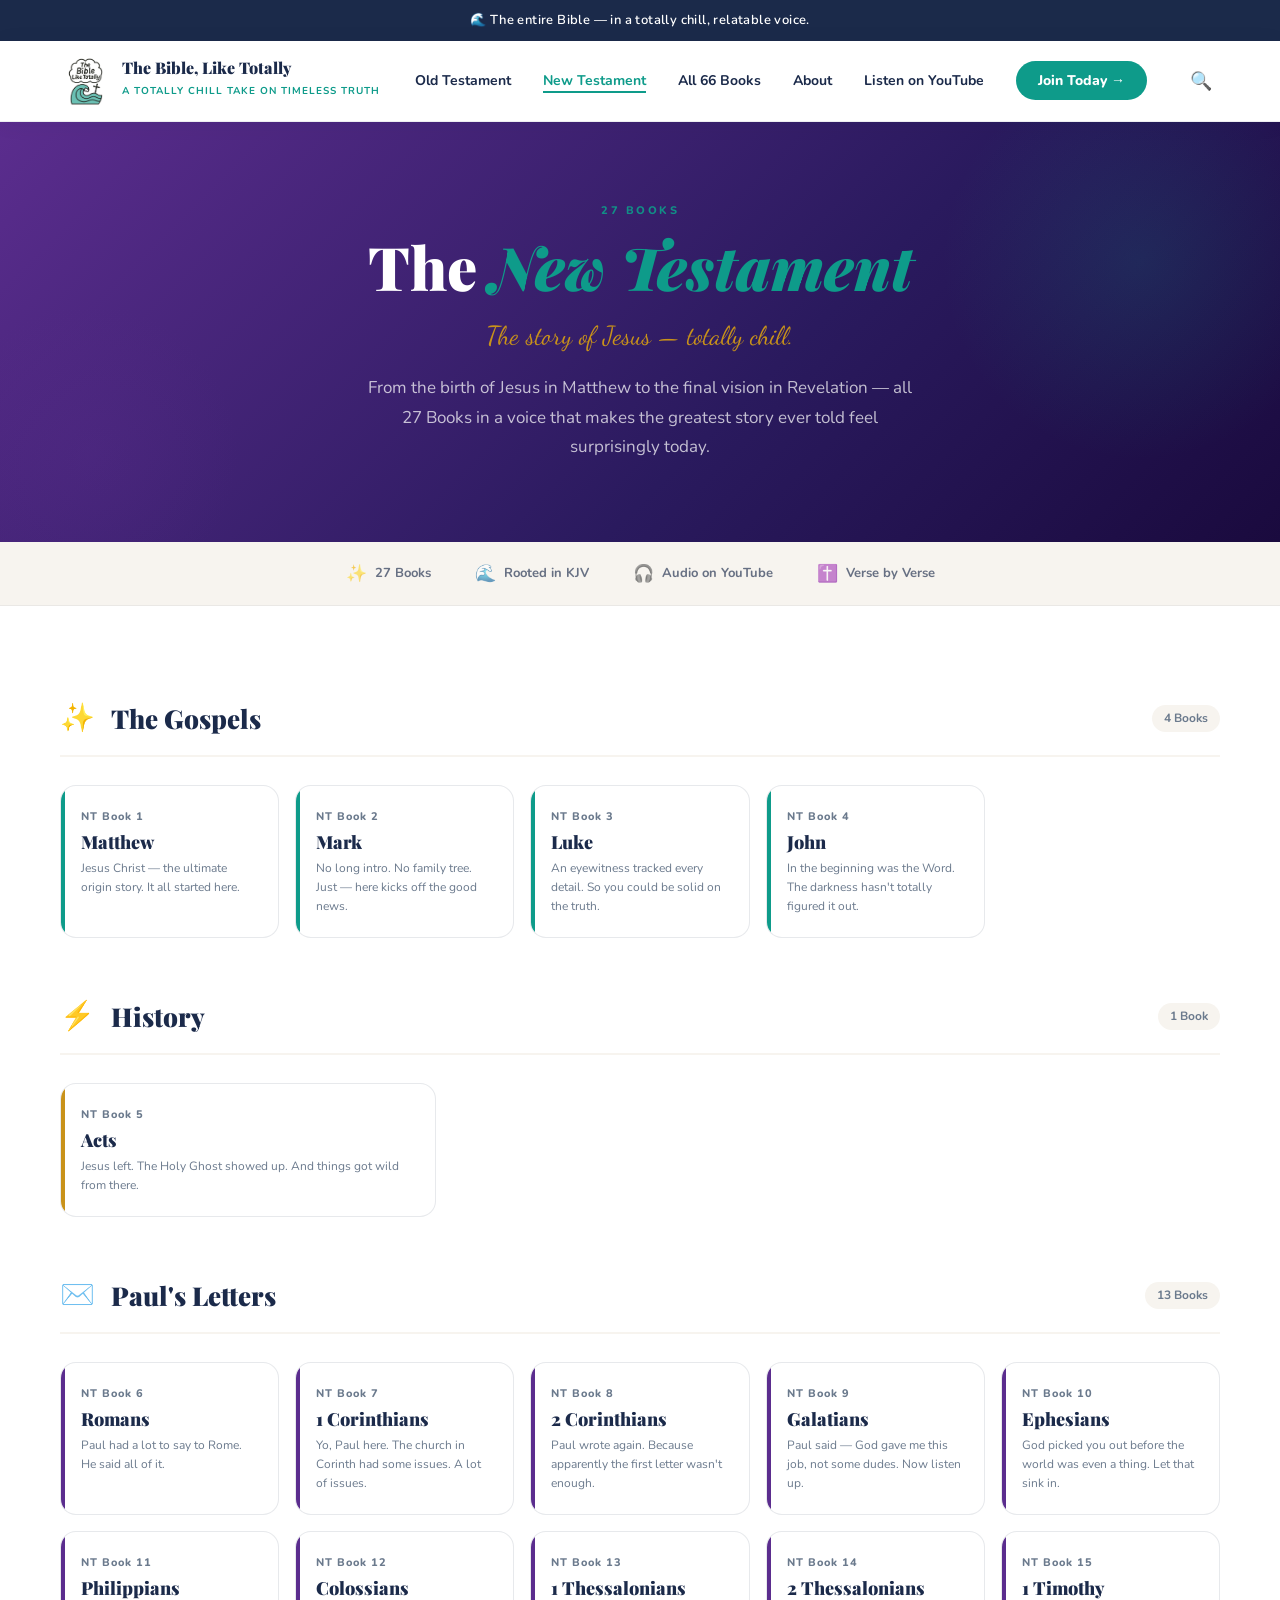
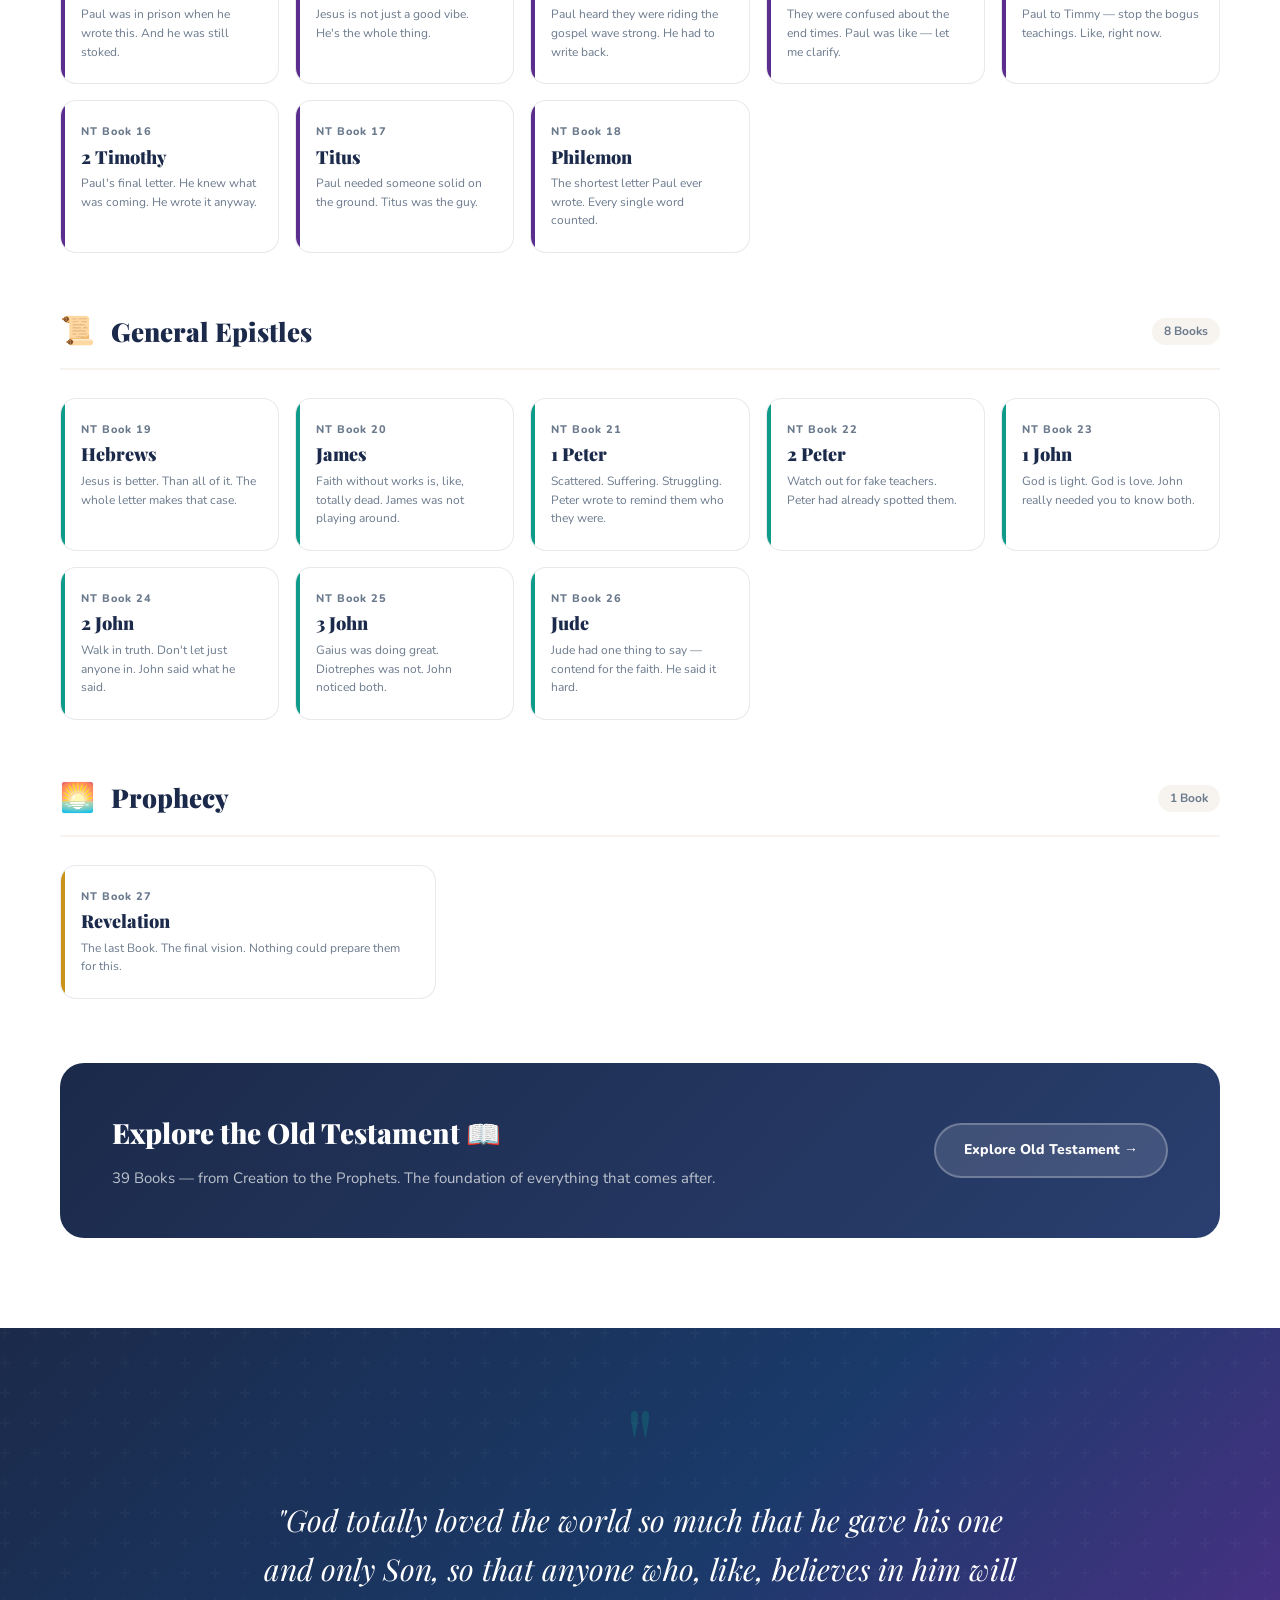
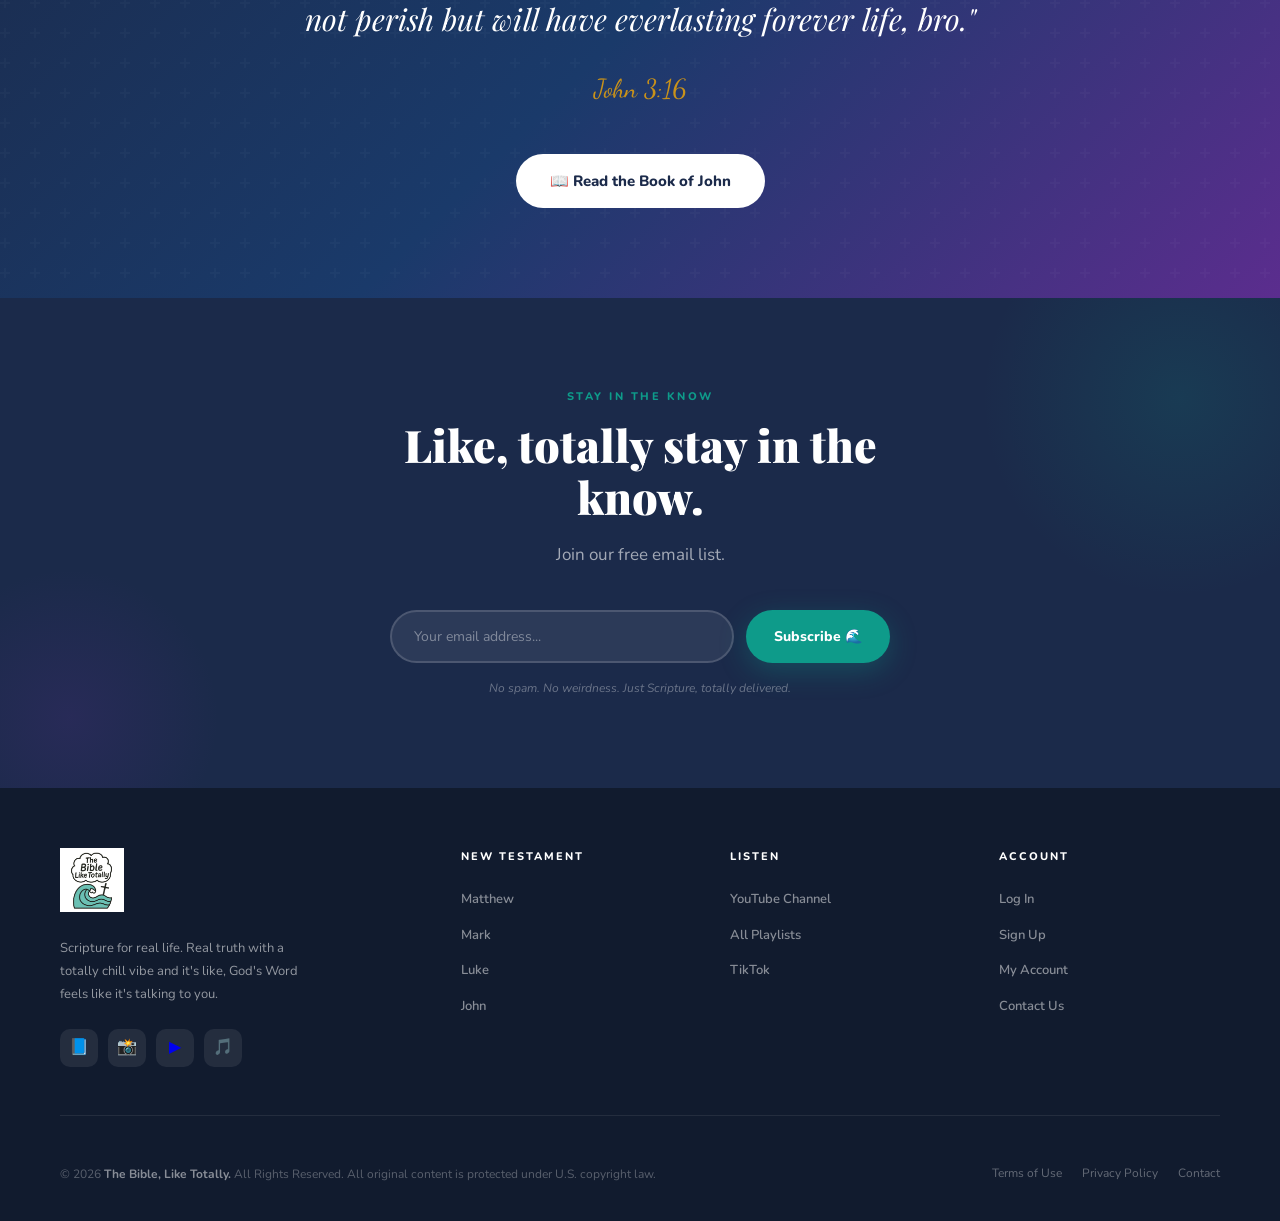
<file: new-testament.html>
<!DOCTYPE html>
<html lang="en">
<head>
<meta charset="UTF-8">
<meta name="viewport" content="width=device-width, initial-scale=1.0">
<title>New Testament — The Bible, Like Totally</title>
<meta name="description" content="All 27 Books of the New Testament — in a totally chill, relatable voice. From Matthew to Revelation, rooted in the KJV and re-imagined in modern language.">
<link rel="icon" type="image/png" href="logo.png">
<link rel="apple-touch-icon" href="logo.png">
<meta name="apple-mobile-web-app-capable" content="yes">
<meta name="apple-mobile-web-app-status-bar-style" content="black-translucent">
<meta name="apple-mobile-web-app-title" content="Bible Totally">
<meta name="mobile-web-app-capable" content="yes">
<meta name="theme-color" content="#1B2A4A">
<link href="https://fonts.googleapis.com/css2?family=Playfair+Display:ital,wght@0,700;0,900;1,700&family=Nunito:wght@400;600;700;800&family=Dancing+Script:wght@700&display=swap" rel="stylesheet">
<link rel="stylesheet" href="style.css">
<style>
  .books-section { background: var(--white); }
  .category-header {
    display: flex;
    align-items: center;
    gap: 16px;
    margin: 56px 0 28px;
    padding-bottom: 14px;
    border-bottom: 2px solid var(--off-white);
  }
  .category-header:first-of-type { margin-top: 0; }
  .category-icon { font-size: 28px; }
  .category-header h2 {
    font-family: 'Playfair Display', serif;
    font-size: 26px;
    font-weight: 900;
    color: var(--navy);
  }
  .category-header .cat-count {
    font-size: 12px; font-weight: 700; color: var(--text-muted);
    background: var(--off-white); padding: 4px 12px;
    border-radius: 50px; margin-left: auto;
  }
  .books-grid {
    display: grid;
    grid-template-columns: repeat(auto-fill, minmax(200px, 1fr));
    gap: 16px;
  }
  .book-card {
    background: var(--white);
    border: 1.5px solid rgba(27,42,74,0.1);
    border-radius: 16px;
    padding: 22px 20px;
    text-decoration: none;
    transition: all 0.25s;
    display: block;
    position: relative;
    overflow: hidden;
  }
  .book-card::before {
    content: '';
    position: absolute;
    top: 0; left: 0;
    width: 4px; height: 100%;
    background: var(--purple);
    transition: width 0.3s;
  }
  .book-card:hover {
    border-color: var(--purple);
    transform: translateY(-3px);
    box-shadow: 0 10px 30px rgba(91,45,142,0.12);
  }
  .book-card.teal-accent::before { background: var(--teal); }
  .book-card.teal-accent:hover { border-color: var(--teal); box-shadow: 0 10px 30px rgba(14,155,138,0.12); }
  .book-card.amber-accent::before { background: var(--amber); }
  .book-card.amber-accent:hover { border-color: var(--amber); box-shadow: 0 10px 30px rgba(201,146,26,0.12); }
  .book-number { font-size: 11px; font-weight: 800; color: var(--text-muted); letter-spacing: 1px; margin-bottom: 6px; display: block; }
  .book-name { font-family: 'Playfair Display', serif; font-size: 18px; font-weight: 900; color: var(--navy); margin-bottom: 6px; line-height: 1.2; }
  .book-desc { font-size: 12px; color: var(--text-muted); line-height: 1.55; }
  .book-arrow { position: absolute; bottom: 14px; right: 16px; font-size: 14px; color: var(--purple); opacity: 0; transition: opacity 0.2s, transform 0.2s; }
  .book-card:hover .book-arrow { opacity: 1; transform: translateX(3px); }
  .book-card.teal-accent:hover .book-arrow { color: var(--teal); }
  .book-card.amber-accent:hover .book-arrow { color: var(--amber); }

  .ot-promo {
    background: linear-gradient(135deg, var(--navy) 0%, #2A3F6F 100%);
    border-radius: 24px;
    padding: 48px 52px;
    display: flex;
    align-items: center;
    justify-content: space-between;
    gap: 32px;
    margin-top: 64px;
    text-decoration: none;
    transition: transform 0.3s, box-shadow 0.3s;
  }
  .ot-promo:hover { transform: translateY(-4px); box-shadow: 0 20px 50px rgba(27,42,74,0.2); }
  .ot-promo-text h3 { font-family: 'Playfair Display', serif; font-size: 28px; font-weight: 900; color: var(--white); margin-bottom: 10px; }
  .ot-promo-text p { font-size: 15px; color: rgba(255,255,255,0.7); line-height: 1.6; }
  .ot-promo-cta { background: rgba(255,255,255,0.12); border: 2px solid rgba(255,255,255,0.25); color: var(--white); padding: 14px 28px; border-radius: 50px; font-weight: 800; font-size: 14px; white-space: nowrap; transition: background 0.2s; font-family: 'Nunito', sans-serif; }
  .ot-promo:hover .ot-promo-cta { background: rgba(255,255,255,0.2); }

  @media (max-width: 700px) {
    .books-grid { grid-template-columns: 1fr 1fr; }
    .ot-promo { flex-direction: column; padding: 36px 28px; }
  }
</style>
</head>
<body>


<!-- ANNOUNCEMENT BAR -->
<div class="announcement-bar">
  🌊 The entire Bible — in a totally chill, relatable voice.
</div>

<nav>
  <a href="index.html" class="nav-logo">
    <img src="logo.png" alt="The Bible, Like Totally">
    <div class="nav-logo-text">
      <span class="brand-name">The Bible, Like Totally</span>
      <span class="brand-tagline">A totally chill take on timeless truth</span>
    </div>
  </a>
    <ul class="nav-links">
    <li><a href="old-testament.html">Old Testament</a></li>
    <li><a href="new-testament.html" class="active">New Testament</a></li>
    <li><a href="all-books.html">All 66 Books</a></li>
    <li><a href="about.html">About</a></li>
    <li><a href="https://www.youtube.com/@TheBibleLikeTotally" target="_blank">Listen on YouTube</a></li>
    <li><a href="join.html" class="nav-cta">Join Today →</a></li>
  </ul>
  <!-- SEARCH -->
  <div class="nav-search">
    <input
      type="text"
      class="nav-search-input"
      id="navSearch"
      placeholder="Search books..."
      onkeydown="handleNavSearch(event)"
    >
    <button class="nav-search-btn" onclick="toggleNavSearch()" aria-label="Search">&#128269;</button>
  </div>
  <!-- MOBILE MENU BUTTON -->
  <button class="mobile-menu-btn" onclick="toggleMobileMenu()" aria-label="Menu">
    <span></span><span></span><span></span>
  </button>
</nav>

<!-- MOBILE MENU -->
<div class="mobile-menu" id="mobileMenu">
  <ul>
    <li><a href="index.html" onclick="toggleMobileMenu()">Home</a></li>
    <li><a href="old-testament.html" onclick="toggleMobileMenu()">Old Testament</a></li>
    <li><a href="new-testament.html" onclick="toggleMobileMenu()">New Testament</a></li>
    <li><a href="all-books.html" onclick="toggleMobileMenu()">All 66 Books</a></li>
    <li><a href="about.html" onclick="toggleMobileMenu()">About</a></li>
    <li><a href="https://www.youtube.com/@TheBibleLikeTotally" target="_blank" onclick="toggleMobileMenu()">Listen on YouTube</a></li>
    <li><a href="join.html" class="nav-cta" onclick="toggleMobileMenu()">Join Today →</a></li>
  </ul>
</div>

<!-- PAGE HERO -->
<div class="page-hero" style="background: linear-gradient(135deg, var(--purple) 0%, #2A1A5E 60%, #1A0A3E 100%);">
  <div class="page-hero-inner">
    <span class="section-label">27 Books</span>
    <h1>The <em>New Testament</em></h1>
    <span class="tagline">The story of Jesus — totally chill.</span>
    <p>From the birth of Jesus in Matthew to the final vision in Revelation — all 27 Books in a voice that makes the greatest story ever told feel surprisingly today.</p>
  </div>
</div>

<div class="trust-bar">
  <div class="trust-item"><span class="icon">✨</span> 27 Books</div>
  <div class="trust-item"><span class="icon">🌊</span> Rooted in KJV</div>
  <div class="trust-item"><span class="icon">🎧</span> Audio on YouTube</div>
  <div class="trust-item"><span class="icon">✝️</span> Verse by Verse</div>
</div>

<!-- BOOKS -->
<section class="books-section fade-in">

  <!-- THE GOSPELS -->
  <div class="category-header">
    <span class="category-icon">✨</span>
    <h2>The Gospels</h2>
    <span class="cat-count">4 Books</span>
  </div>
  <div class="books-grid">
    <a href="https://thebibleliketotally.wordpress.com/new-testament/matthew/" class="book-card teal-accent">
      <span class="book-number">NT Book 1</span>
      <div class="book-name">Matthew</div>
      <div class="book-desc">Jesus Christ — the ultimate origin story. It all started here.</div>
      <span class="book-arrow">→</span>
    </a>
    <a href="https://thebibleliketotally.wordpress.com/new-testament/mark/" class="book-card teal-accent">
      <span class="book-number">NT Book 2</span>
      <div class="book-name">Mark</div>
      <div class="book-desc">No long intro. No family tree. Just — here kicks off the good news.</div>
      <span class="book-arrow">→</span>
    </a>
    <a href="https://thebibleliketotally.wordpress.com/new-testament/luke/" class="book-card teal-accent">
      <span class="book-number">NT Book 3</span>
      <div class="book-name">Luke</div>
      <div class="book-desc">An eyewitness tracked every detail. So you could be solid on the truth.</div>
      <span class="book-arrow">→</span>
    </a>
    <a href="https://thebibleliketotally.wordpress.com/new-testament/john/" class="book-card teal-accent">
      <span class="book-number">NT Book 4</span>
      <div class="book-name">John</div>
      <div class="book-desc">In the beginning was the Word. The darkness hasn't totally figured it out.</div>
      <span class="book-arrow">→</span>
    </a>
  </div>

  <!-- HISTORY -->
  <div class="category-header">
    <span class="category-icon">⚡</span>
    <h2>History</h2>
    <span class="cat-count">1 Book</span>
  </div>
  <div class="books-grid" style="grid-template-columns: repeat(auto-fill, minmax(280px, 1fr));">
    <a href="https://thebibleliketotally.wordpress.com/new-testament/acts/" class="book-card amber-accent">
      <span class="book-number">NT Book 5</span>
      <div class="book-name">Acts</div>
      <div class="book-desc">Jesus left. The Holy Ghost showed up. And things got wild from there.</div>
      <span class="book-arrow">→</span>
    </a>
  </div>

  <!-- PAUL'S LETTERS -->
  <div class="category-header">
    <span class="category-icon">✉️</span>
    <h2>Paul's Letters</h2>
    <span class="cat-count">13 Books</span>
  </div>
  <div class="books-grid">
    <a href="https://thebibleliketotally.wordpress.com/new-testament/romans/" class="book-card">
      <span class="book-number">NT Book 6</span>
      <div class="book-name">Romans</div>
      <div class="book-desc">Paul had a lot to say to Rome. He said all of it.</div>
      <span class="book-arrow">→</span>
    </a>
    <a href="https://thebibleliketotally.wordpress.com/new-testament/i-corinthians/" class="book-card">
      <span class="book-number">NT Book 7</span>
      <div class="book-name">1 Corinthians</div>
      <div class="book-desc">Yo, Paul here. The church in Corinth had some issues. A lot of issues.</div>
      <span class="book-arrow">→</span>
    </a>
    <a href="https://thebibleliketotally.wordpress.com/new-testament/ii-corinthians/" class="book-card">
      <span class="book-number">NT Book 8</span>
      <div class="book-name">2 Corinthians</div>
      <div class="book-desc">Paul wrote again. Because apparently the first letter wasn't enough.</div>
      <span class="book-arrow">→</span>
    </a>
    <a href="https://thebibleliketotally.wordpress.com/new-testament/galatians/" class="book-card">
      <span class="book-number">NT Book 9</span>
      <div class="book-name">Galatians</div>
      <div class="book-desc">Paul said — God gave me this job, not some dudes. Now listen up.</div>
      <span class="book-arrow">→</span>
    </a>
    <a href="https://thebibleliketotally.wordpress.com/new-testament/ephesians/" class="book-card">
      <span class="book-number">NT Book 10</span>
      <div class="book-name">Ephesians</div>
      <div class="book-desc">God picked you out before the world was even a thing. Let that sink in.</div>
      <span class="book-arrow">→</span>
    </a>
    <a href="https://thebibleliketotally.wordpress.com/new-testament/philippians/" class="book-card">
      <span class="book-number">NT Book 11</span>
      <div class="book-name">Philippians</div>
      <div class="book-desc">Paul was in prison when he wrote this. And he was still stoked.</div>
      <span class="book-arrow">→</span>
    </a>
    <a href="https://thebibleliketotally.wordpress.com/new-testament/colossians/" class="book-card">
      <span class="book-number">NT Book 12</span>
      <div class="book-name">Colossians</div>
      <div class="book-desc">Jesus is not just a good vibe. He's the whole thing.</div>
      <span class="book-arrow">→</span>
    </a>
    <a href="https://thebibleliketotally.wordpress.com/new-testament/i-thessalonians/" class="book-card">
      <span class="book-number">NT Book 13</span>
      <div class="book-name">1 Thessalonians</div>
      <div class="book-desc">Paul heard they were riding the gospel wave strong. He had to write back.</div>
      <span class="book-arrow">→</span>
    </a>
    <a href="https://thebibleliketotally.wordpress.com/new-testament/ii-thessalonians/" class="book-card">
      <span class="book-number">NT Book 14</span>
      <div class="book-name">2 Thessalonians</div>
      <div class="book-desc">They were confused about the end times. Paul was like — let me clarify.</div>
      <span class="book-arrow">→</span>
    </a>
    <a href="https://thebibleliketotally.wordpress.com/new-testament/i-timothy/" class="book-card">
      <span class="book-number">NT Book 15</span>
      <div class="book-name">1 Timothy</div>
      <div class="book-desc">Paul to Timmy — stop the bogus teachings. Like, right now.</div>
      <span class="book-arrow">→</span>
    </a>
    <a href="https://thebibleliketotally.wordpress.com/new-testament/ii-timothy/" class="book-card">
      <span class="book-number">NT Book 16</span>
      <div class="book-name">2 Timothy</div>
      <div class="book-desc">Paul's final letter. He knew what was coming. He wrote it anyway.</div>
      <span class="book-arrow">→</span>
    </a>
    <a href="https://thebibleliketotally.wordpress.com/new-testament/titus/" class="book-card">
      <span class="book-number">NT Book 17</span>
      <div class="book-name">Titus</div>
      <div class="book-desc">Paul needed someone solid on the ground. Titus was the guy.</div>
      <span class="book-arrow">→</span>
    </a>
    <a href="https://thebibleliketotally.wordpress.com/new-testament/philemon/" class="book-card">
      <span class="book-number">NT Book 18</span>
      <div class="book-name">Philemon</div>
      <div class="book-desc">The shortest letter Paul ever wrote. Every single word counted.</div>
      <span class="book-arrow">→</span>
    </a>
  </div>

  <!-- GENERAL EPISTLES -->
  <div class="category-header">
    <span class="category-icon">📜</span>
    <h2>General Epistles</h2>
    <span class="cat-count">8 Books</span>
  </div>
  <div class="books-grid">
    <a href="https://thebibleliketotally.wordpress.com/new-testament/hebrews/" class="book-card teal-accent">
      <span class="book-number">NT Book 19</span>
      <div class="book-name">Hebrews</div>
      <div class="book-desc">Jesus is better. Than all of it. The whole letter makes that case.</div>
      <span class="book-arrow">→</span>
    </a>
    <a href="https://thebibleliketotally.wordpress.com/new-testament/james/" class="book-card teal-accent">
      <span class="book-number">NT Book 20</span>
      <div class="book-name">James</div>
      <div class="book-desc">Faith without works is, like, totally dead. James was not playing around.</div>
      <span class="book-arrow">→</span>
    </a>
    <a href="https://thebibleliketotally.wordpress.com/new-testament/i-peter/" class="book-card teal-accent">
      <span class="book-number">NT Book 21</span>
      <div class="book-name">1 Peter</div>
      <div class="book-desc">Scattered. Suffering. Struggling. Peter wrote to remind them who they were.</div>
      <span class="book-arrow">→</span>
    </a>
    <a href="https://thebibleliketotally.wordpress.com/new-testament/ii-peter/" class="book-card teal-accent">
      <span class="book-number">NT Book 22</span>
      <div class="book-name">2 Peter</div>
      <div class="book-desc">Watch out for fake teachers. Peter had already spotted them.</div>
      <span class="book-arrow">→</span>
    </a>
    <a href="https://thebibleliketotally.wordpress.com/new-testament/i-john/" class="book-card teal-accent">
      <span class="book-number">NT Book 23</span>
      <div class="book-name">1 John</div>
      <div class="book-desc">God is light. God is love. John really needed you to know both.</div>
      <span class="book-arrow">→</span>
    </a>
    <a href="https://thebibleliketotally.wordpress.com/new-testament/ii-john/" class="book-card teal-accent">
      <span class="book-number">NT Book 24</span>
      <div class="book-name">2 John</div>
      <div class="book-desc">Walk in truth. Don't let just anyone in. John said what he said.</div>
      <span class="book-arrow">→</span>
    </a>
    <a href="https://thebibleliketotally.wordpress.com/new-testament/iii-john/" class="book-card teal-accent">
      <span class="book-number">NT Book 25</span>
      <div class="book-name">3 John</div>
      <div class="book-desc">Gaius was doing great. Diotrephes was not. John noticed both.</div>
      <span class="book-arrow">→</span>
    </a>
    <a href="https://thebibleliketotally.wordpress.com/new-testament/jude/" class="book-card teal-accent">
      <span class="book-number">NT Book 26</span>
      <div class="book-name">Jude</div>
      <div class="book-desc">Jude had one thing to say — contend for the faith. He said it hard.</div>
      <span class="book-arrow">→</span>
    </a>
  </div>

  <!-- PROPHECY -->
  <div class="category-header">
    <span class="category-icon">🌅</span>
    <h2>Prophecy</h2>
    <span class="cat-count">1 Book</span>
  </div>
  <div class="books-grid" style="grid-template-columns: repeat(auto-fill, minmax(280px, 1fr));">
    <a href="https://thebibleliketotally.wordpress.com/new-testament/revelation/" class="book-card amber-accent">
      <span class="book-number">NT Book 27</span>
      <div class="book-name">Revelation</div>
      <div class="book-desc">The last Book. The final vision. Nothing could prepare them for this.</div>
      <span class="book-arrow">→</span>
    </a>
  </div>

  <!-- OT PROMO -->
  <a href="old-testament.html" class="ot-promo">
    <div class="ot-promo-text">
      <h3>Explore the Old Testament 📖</h3>
      <p>39 Books — from Creation to the Prophets. The foundation of everything that comes after.</p>
    </div>
    <span class="ot-promo-cta">Explore Old Testament →</span>
  </a>

</section>

<!-- VERSE HIGHLIGHT -->
<section class="verse-section fade-in">
  <div class="inner">
    <span class="big-q">"</span>
    <blockquote>"God totally loved the world so much that he gave his one and only Son, so that anyone who, like, believes in him will not perish but will have everlasting forever life, bro."</blockquote>
    <span class="cite">John 3:16</span>
    <a href="https://thebibleliketotally.wordpress.com/new-testament/john/" class="btn-white">📖 Read the Book of John</a>
  </div>
</section>

<!-- EMAIL SIGNUP -->
<section class="signup-section fade-in">
  <div class="signup-inner">
    <span class="section-label">Stay in the Know</span>
    <h2 class="section-title">Like, totally stay in the know.</h2>
    <p class="section-subtitle">Join our free email list.</p>
    <div class="signup-form">
      <input type="email" placeholder="Your email address...">
      <a href="https://the-bible-like-totally.kit.com/66062f99f6" class="btn-primary" style="border-radius:50px; padding:15px 28px; font-size:14px; font-weight:800; text-decoration:none; display:inline-flex; align-items:center; gap:8px; background:var(--teal); color:var(--white); box-shadow:0 8px 28px rgba(14,155,138,0.3); transition:all 0.3s; font-family:'Nunito',sans-serif;">Subscribe 🌊</a>
    </div>
    <p class="signup-note">No spam. No weirdness. Just Scripture, totally delivered.</p>
  </div>
</section>

<!-- FOOTER -->
<footer>
  <div class="footer-top">
    <div class="footer-brand">
      <img src="logo.png" alt="The Bible, Like Totally">
      <p>Scripture for real life. Real truth with a totally chill vibe and it's like, God's Word feels like it's talking to you.</p>
      <div class="footer-social">
        <a href="https://www.facebook.com/thebible.liketotally/" target="_blank" class="social-btn">📘</a>
        <a href="https://www.instagram.com/thebible_liketotally/" target="_blank" class="social-btn">📸</a>
        <a href="https://www.youtube.com/@TheBibleLikeTotally" target="_blank" class="social-btn">▶</a>
        <a href="https://www.tiktok.com/@thebible_liketotally" target="_blank" class="social-btn">🎵</a>
      </div>
    </div>
    <div class="footer-col">
      <h4>New Testament</h4>
      <ul>
        <li><a href="https://thebibleliketotally.com/new-testament/matthew/">Matthew</a></li>
        <li><a href="https://thebibleliketotally.com/new-testament/mark/">Mark</a></li>
        <li><a href="https://thebibleliketotally.com/new-testament/luke/">Luke</a></li>
        <li><a href="https://thebibleliketotally.com/new-testament/john/">John</a></li>
      </ul>
    </div>
    <div class="footer-col">
      <h4>Listen</h4>
      <ul>
        <li><a href="https://www.youtube.com/@TheBibleLikeTotally" target="_blank">YouTube Channel</a></li>
        <li><a href="https://www.youtube.com/@TheBibleLikeTotally/playlists" target="_blank">All Playlists</a></li>
        <li><a href="https://www.tiktok.com/@thebible_liketotally" target="_blank">TikTok</a></li>
      </ul>
    </div>
      <div class="footer-col">
      <h4>Account</h4>
      <ul>
        <li><a href="https://thebibleliketotally.com/log-in/">Log In</a></li>
        <li><a href="https://thebibleliketotally.com/sign-up/">Sign Up</a></li>
        <li><a href="https://thebibleliketotally.com/account/">My Account</a></li>
        <li><a href="contact.html">Contact Us</a></li>
      </ul>
    </div>
  </div>
  <div class="footer-bottom">
    <p class="footer-copy">© 2026 <strong>The Bible, Like Totally.</strong> All Rights Reserved. All original content is protected under U.S. copyright law.</p>
    <div class="footer-links">
      <a href="terms.html">Terms of Use</a>
      <a href="privacy.html">Privacy Policy</a>
      <a href="contact.html">Contact</a>
    </div>
  </div>
</footer>

<script>
  const observer = new IntersectionObserver((entries) => {
    entries.forEach(e => { if (e.isIntersecting) e.target.classList.add('visible'); });
  }, { threshold: 0.05 });
  document.querySelectorAll('.fade-in').forEach(el => observer.observe(el));

  function toggleMobileMenu() {
    const menu = document.getElementById('mobileMenu');
    menu.classList.toggle('open');
  }

  function toggleNavSearch() {
    const input = document.getElementById('navSearch');
    input.classList.toggle('open');
    if (input.classList.contains('open')) {
      input.focus();
    }
  }

  function handleNavSearch(event) {
    if (event.key === 'Enter') {
      const query = document.getElementById('navSearch').value.trim();
      if (query) {
        window.location.href = 'all-books.html?search=' + encodeURIComponent(query);
      }
    }
  }
</script>
</body>
</html>
</file>
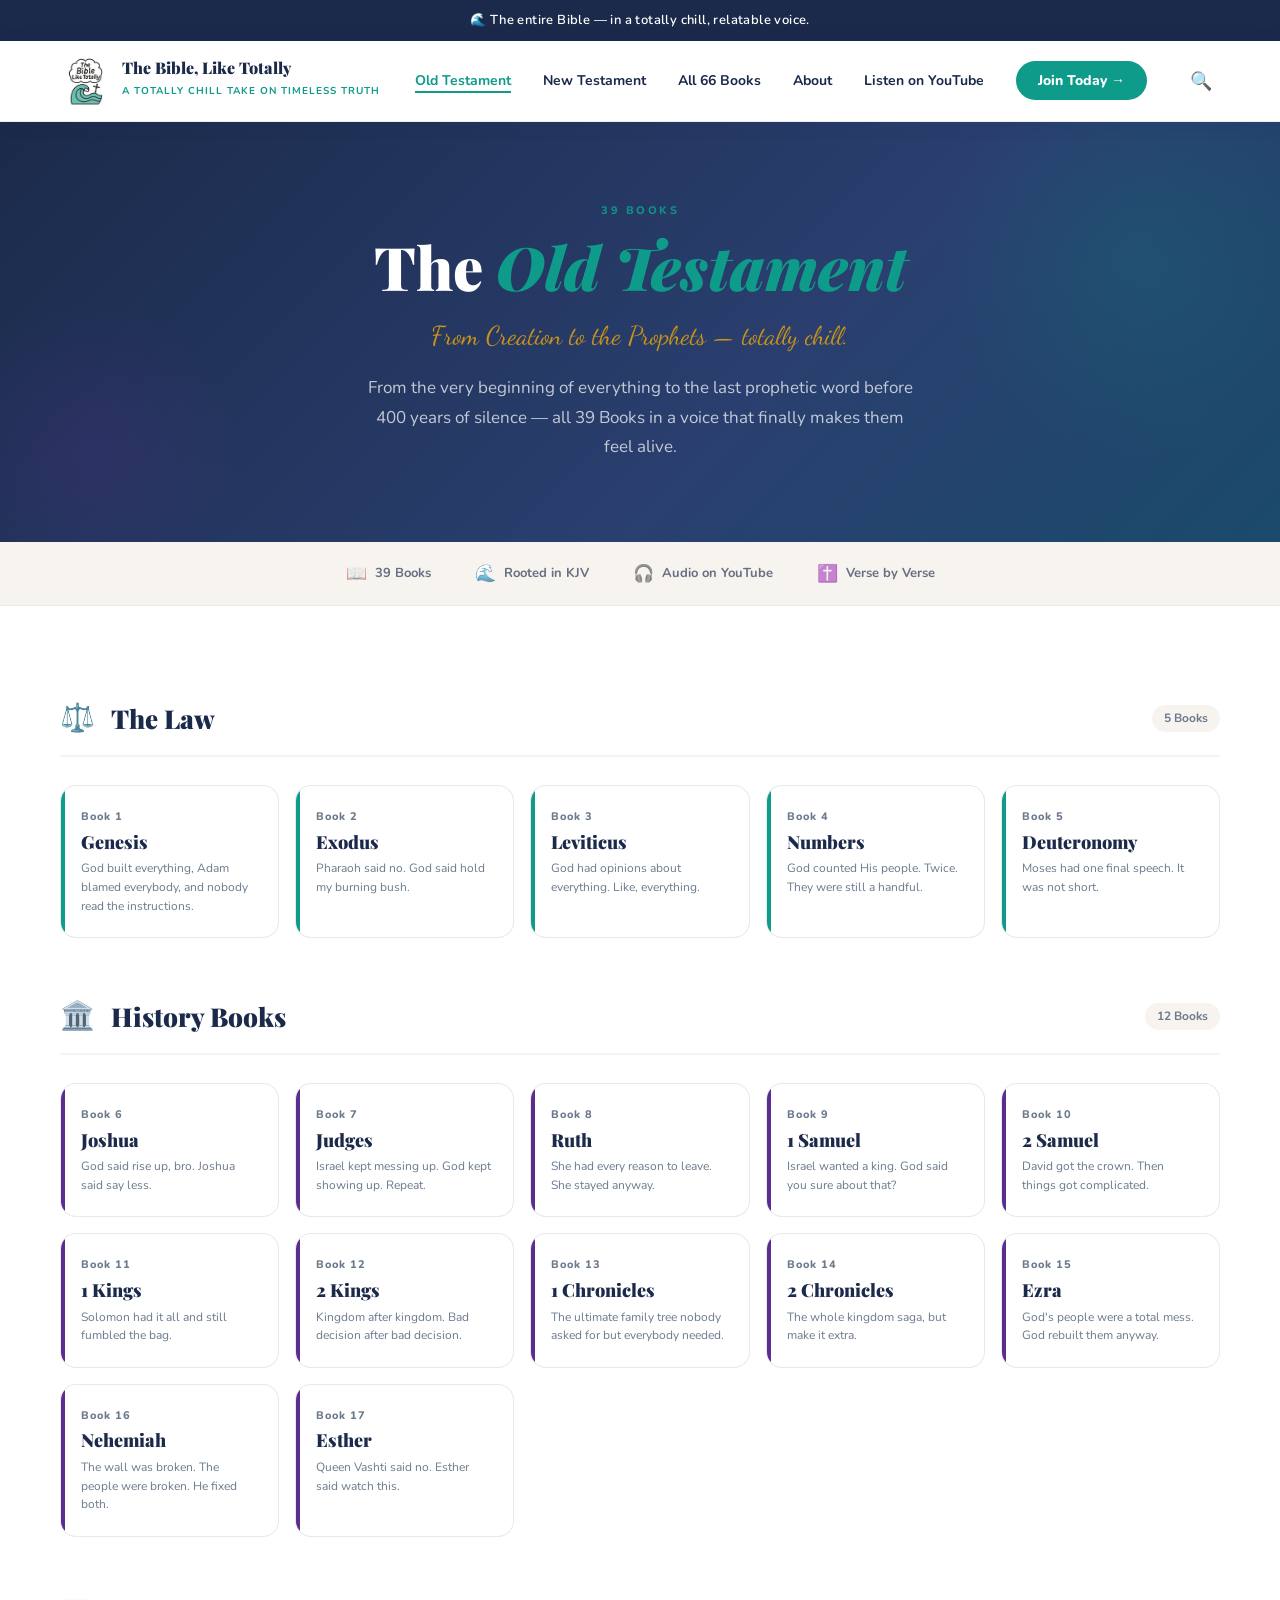
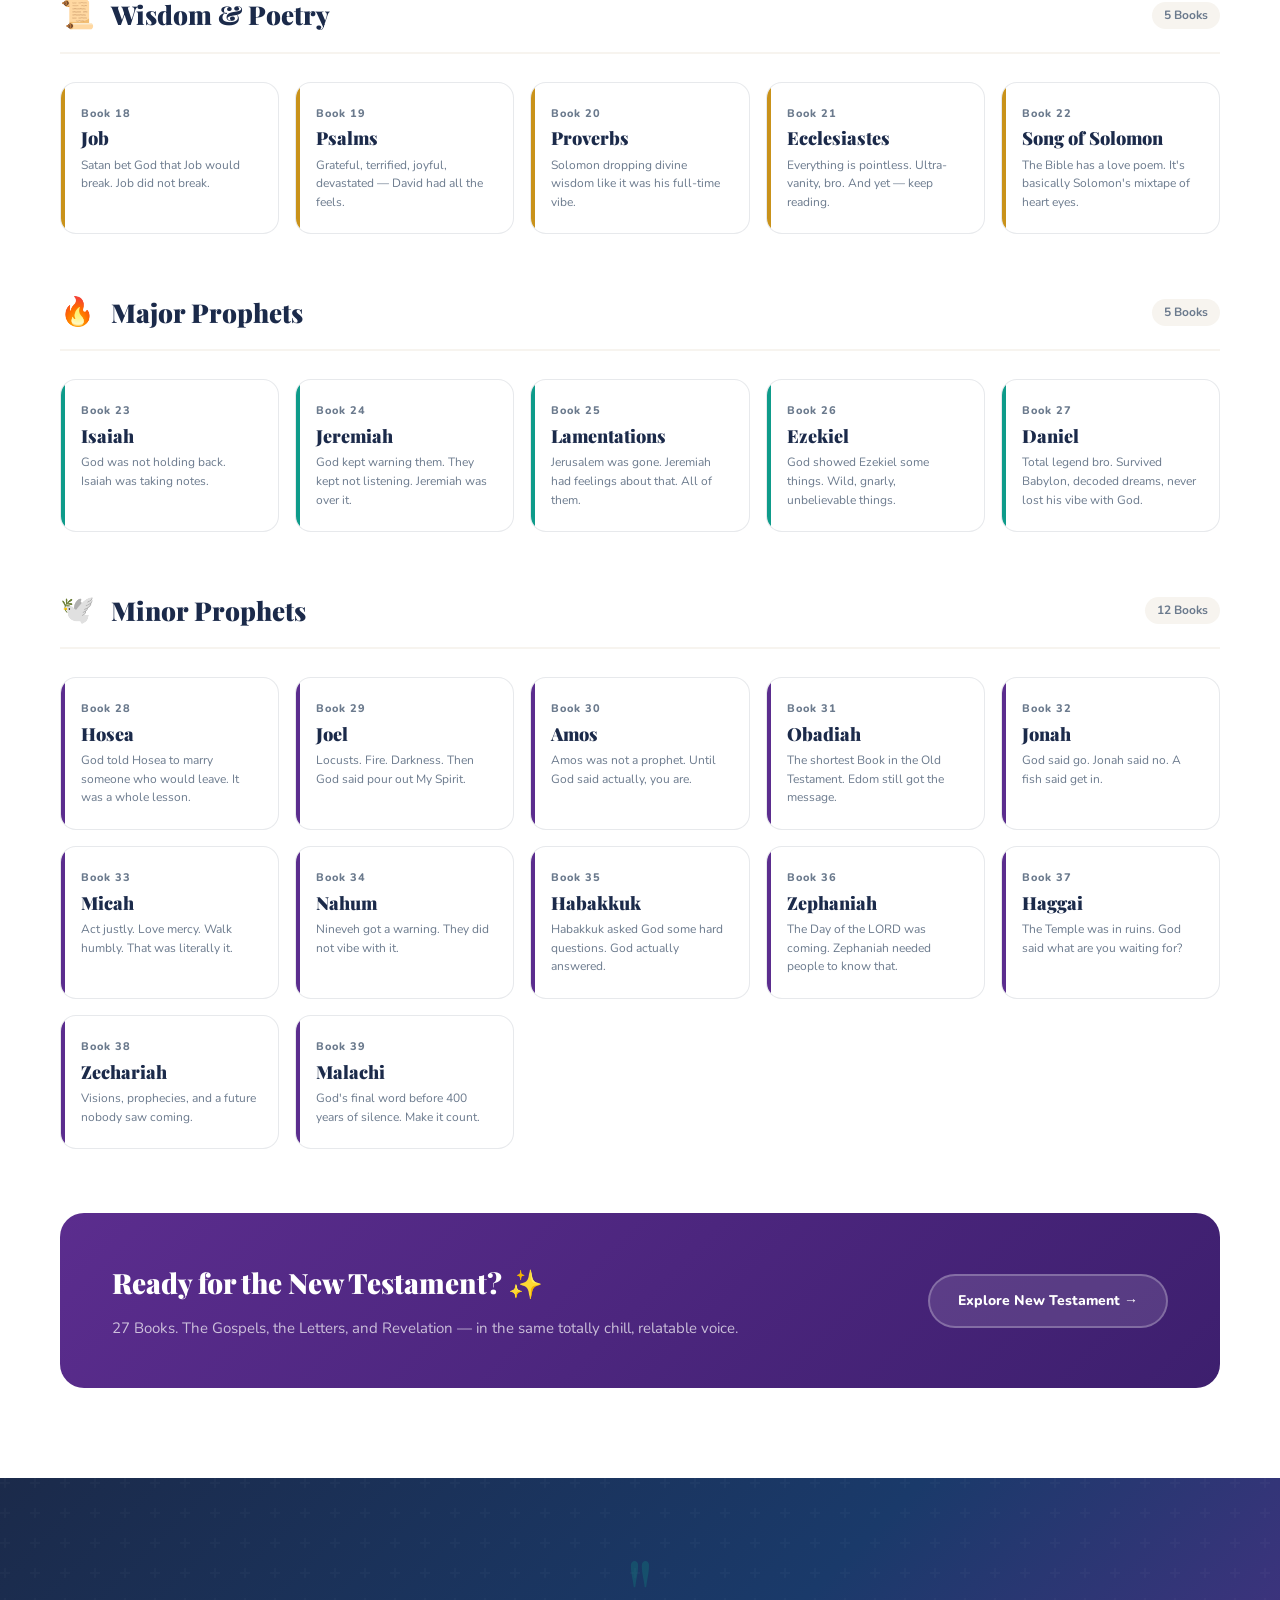
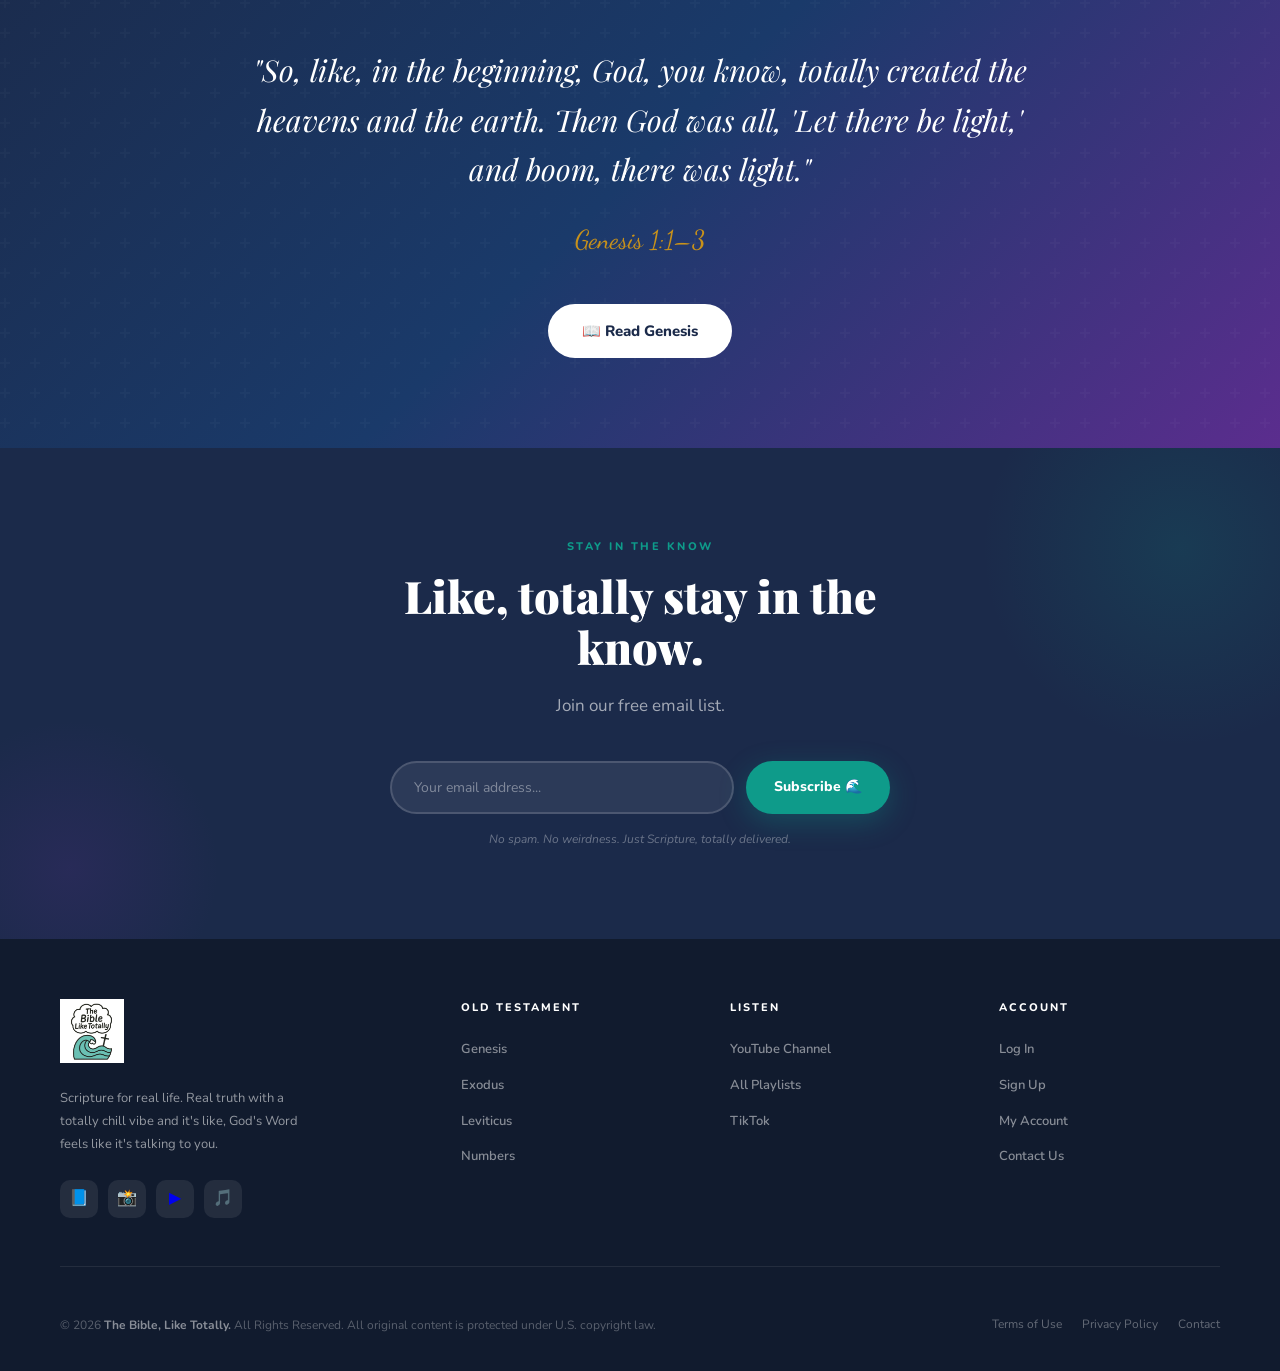
<file: old-testament.html>
<!DOCTYPE html>
<html lang="en">
<head>
<meta charset="UTF-8">
<meta name="viewport" content="width=device-width, initial-scale=1.0">
<title>Old Testament — The Bible, Like Totally</title>
<meta name="description" content="All 39 Books of the Old Testament — in a totally chill, relatable voice. From Genesis to Malachi, rooted in the KJV and re-imagined in modern language.">
<link rel="icon" type="image/png" href="logo.png">
<link rel="apple-touch-icon" href="logo.png">
<meta name="apple-mobile-web-app-capable" content="yes">
<meta name="apple-mobile-web-app-status-bar-style" content="black-translucent">
<meta name="apple-mobile-web-app-title" content="Bible Totally">
<meta name="mobile-web-app-capable" content="yes">
<meta name="theme-color" content="#1B2A4A">
<link href="https://fonts.googleapis.com/css2?family=Playfair+Display:ital,wght@0,700;0,900;1,700&family=Nunito:wght@400;600;700;800&family=Dancing+Script:wght@700&display=swap" rel="stylesheet">
<link rel="stylesheet" href="style.css">
<style>
  .books-section { background: var(--white); }
  .category-header {
    display: flex;
    align-items: center;
    gap: 16px;
    margin: 56px 0 28px;
    padding-bottom: 14px;
    border-bottom: 2px solid var(--off-white);
  }
  .category-header:first-of-type { margin-top: 0; }
  .category-icon { font-size: 28px; }
  .category-header h2 {
    font-family: 'Playfair Display', serif;
    font-size: 26px;
    font-weight: 900;
    color: var(--navy);
  }
  .category-header .cat-count {
    font-size: 12px;
    font-weight: 700;
    color: var(--text-muted);
    background: var(--off-white);
    padding: 4px 12px;
    border-radius: 50px;
    margin-left: auto;
  }
  .books-grid {
    display: grid;
    grid-template-columns: repeat(auto-fill, minmax(200px, 1fr));
    gap: 16px;
  }
  .book-card {
    background: var(--white);
    border: 1.5px solid rgba(27,42,74,0.1);
    border-radius: 16px;
    padding: 22px 20px;
    text-decoration: none;
    transition: all 0.25s;
    display: block;
    position: relative;
    overflow: hidden;
  }
  .book-card::before {
    content: '';
    position: absolute;
    top: 0; left: 0;
    width: 4px; height: 100%;
    background: var(--teal);
    transition: width 0.3s;
  }
  .book-card:hover {
    border-color: var(--teal);
    transform: translateY(-3px);
    box-shadow: 0 10px 30px rgba(14,155,138,0.12);
  }
  .book-card:hover::before { width: 100%; opacity: 0.04; }
  .book-card.purple-accent::before { background: var(--purple); }
  .book-card.purple-accent:hover { border-color: var(--purple); box-shadow: 0 10px 30px rgba(91,45,142,0.12); }
  .book-card.amber-accent::before { background: var(--amber); }
  .book-card.amber-accent:hover { border-color: var(--amber); box-shadow: 0 10px 30px rgba(201,146,26,0.12); }
  .book-number {
    font-size: 11px;
    font-weight: 800;
    color: var(--text-muted);
    letter-spacing: 1px;
    margin-bottom: 6px;
    display: block;
  }
  .book-name {
    font-family: 'Playfair Display', serif;
    font-size: 18px;
    font-weight: 900;
    color: var(--navy);
    margin-bottom: 6px;
    line-height: 1.2;
  }
  .book-desc {
    font-size: 12px;
    color: var(--text-muted);
    line-height: 1.55;
  }
  .book-arrow {
    position: absolute;
    bottom: 14px;
    right: 16px;
    font-size: 14px;
    color: var(--teal);
    opacity: 0;
    transition: opacity 0.2s, transform 0.2s;
  }
  .book-card:hover .book-arrow { opacity: 1; transform: translateX(3px); }
  .book-card.purple-accent:hover .book-arrow { color: var(--purple); }
  .book-card.amber-accent:hover .book-arrow { color: var(--amber); }

  .nt-promo {
    background: linear-gradient(135deg, var(--purple) 0%, #3D1F6E 100%);
    border-radius: 24px;
    padding: 48px 52px;
    display: flex;
    align-items: center;
    justify-content: space-between;
    gap: 32px;
    margin-top: 64px;
    text-decoration: none;
    transition: transform 0.3s, box-shadow 0.3s;
  }
  .nt-promo:hover { transform: translateY(-4px); box-shadow: 0 20px 50px rgba(91,45,142,0.25); }
  .nt-promo-text h3 {
    font-family: 'Playfair Display', serif;
    font-size: 28px;
    font-weight: 900;
    color: var(--white);
    margin-bottom: 10px;
  }
  .nt-promo-text p { font-size: 15px; color: rgba(255,255,255,0.7); line-height: 1.6; }
  .nt-promo-cta {
    background: rgba(255,255,255,0.12);
    border: 2px solid rgba(255,255,255,0.25);
    color: var(--white);
    padding: 14px 28px;
    border-radius: 50px;
    font-weight: 800;
    font-size: 14px;
    white-space: nowrap;
    transition: background 0.2s;
    font-family: 'Nunito', sans-serif;
  }
  .nt-promo:hover .nt-promo-cta { background: rgba(255,255,255,0.2); }

  @media (max-width: 700px) {
    .books-grid { grid-template-columns: 1fr 1fr; }
    .nt-promo { flex-direction: column; padding: 36px 28px; }
  }
</style>
</head>
<body>


<!-- ANNOUNCEMENT BAR -->
<div class="announcement-bar">
  🌊 The entire Bible — in a totally chill, relatable voice.
</div>

<nav>
  <a href="index.html" class="nav-logo">
    <img src="logo.png" alt="The Bible, Like Totally">
    <div class="nav-logo-text">
      <span class="brand-name">The Bible, Like Totally</span>
      <span class="brand-tagline">A totally chill take on timeless truth</span>
    </div>
  </a>
    <ul class="nav-links">
    <li><a href="old-testament.html" class="active">Old Testament</a></li>
    <li><a href="new-testament.html">New Testament</a></li>
    <li><a href="all-books.html">All 66 Books</a></li>
    <li><a href="about.html">About</a></li>
    <li><a href="https://www.youtube.com/@TheBibleLikeTotally" target="_blank">Listen on YouTube</a></li>
    <li><a href="join.html" class="nav-cta">Join Today →</a></li>
  </ul>
  <!-- SEARCH -->
  <div class="nav-search">
    <input
      type="text"
      class="nav-search-input"
      id="navSearch"
      placeholder="Search books..."
      onkeydown="handleNavSearch(event)"
    >
    <button class="nav-search-btn" onclick="toggleNavSearch()" aria-label="Search">&#128269;</button>
  </div>
  <!-- MOBILE MENU BUTTON -->
  <button class="mobile-menu-btn" onclick="toggleMobileMenu()" aria-label="Menu">
    <span></span><span></span><span></span>
  </button>
</nav>

<!-- MOBILE MENU -->
<div class="mobile-menu" id="mobileMenu">
  <ul>
    <li><a href="index.html" onclick="toggleMobileMenu()">Home</a></li>
    <li><a href="old-testament.html" onclick="toggleMobileMenu()">Old Testament</a></li>
    <li><a href="new-testament.html" onclick="toggleMobileMenu()">New Testament</a></li>
    <li><a href="all-books.html" onclick="toggleMobileMenu()">All 66 Books</a></li>
    <li><a href="about.html" onclick="toggleMobileMenu()">About</a></li>
    <li><a href="https://www.youtube.com/@TheBibleLikeTotally" target="_blank" onclick="toggleMobileMenu()">Listen on YouTube</a></li>
    <li><a href="join.html" class="nav-cta" onclick="toggleMobileMenu()">Join Today →</a></li>
  </ul>
</div>

<!-- PAGE HERO -->
<div class="page-hero">
  <div class="page-hero-inner">
    <span class="section-label">39 Books</span>
    <h1>The <em>Old Testament</em></h1>
    <span class="tagline">From Creation to the Prophets — totally chill.</span>
    <p>From the very beginning of everything to the last prophetic word before 400 years of silence — all 39 Books in a voice that finally makes them feel alive.</p>
  </div>
</div>

<div class="trust-bar">
  <div class="trust-item"><span class="icon">📖</span> 39 Books</div>
  <div class="trust-item"><span class="icon">🌊</span> Rooted in KJV</div>
  <div class="trust-item"><span class="icon">🎧</span> Audio on YouTube</div>
  <div class="trust-item"><span class="icon">✝️</span> Verse by Verse</div>
</div>

<!-- BOOKS -->
<section class="books-section fade-in">

  <!-- THE LAW -->
  <div class="category-header">
    <span class="category-icon">⚖️</span>
    <h2>The Law</h2>
    <span class="cat-count">5 Books</span>
  </div>
  <div class="books-grid">
    <a href="https://thebibleliketotally.wordpress.com/old-testament/genesis/" class="book-card">
      <span class="book-number">Book 1</span>
      <div class="book-name">Genesis</div>
      <div class="book-desc">God built everything, Adam blamed everybody, and nobody read the instructions.</div>
      <span class="book-arrow">→</span>
    </a>
    <a href="https://thebibleliketotally.wordpress.com/old-testament/exodus/" class="book-card">
      <span class="book-number">Book 2</span>
      <div class="book-name">Exodus</div>
      <div class="book-desc">Pharaoh said no. God said hold my burning bush.</div>
      <span class="book-arrow">→</span>
    </a>
    <a href="https://thebibleliketotally.wordpress.com/old-testament/leviticus/" class="book-card">
      <span class="book-number">Book 3</span>
      <div class="book-name">Leviticus</div>
      <div class="book-desc">God had opinions about everything. Like, everything.</div>
      <span class="book-arrow">→</span>
    </a>
    <a href="https://thebibleliketotally.wordpress.com/old-testament/numbers/" class="book-card">
      <span class="book-number">Book 4</span>
      <div class="book-name">Numbers</div>
      <div class="book-desc">God counted His people. Twice. They were still a handful.</div>
      <span class="book-arrow">→</span>
    </a>
    <a href="https://thebibleliketotally.wordpress.com/old-testament/deuteronomy/" class="book-card">
      <span class="book-number">Book 5</span>
      <div class="book-name">Deuteronomy</div>
      <div class="book-desc">Moses had one final speech. It was not short.</div>
      <span class="book-arrow">→</span>
    </a>
  </div>

  <!-- HISTORY -->
  <div class="category-header">
    <span class="category-icon">🏛️</span>
    <h2>History Books</h2>
    <span class="cat-count">12 Books</span>
  </div>
  <div class="books-grid">
    <a href="https://thebibleliketotally.wordpress.com/old-testament/joshua/" class="book-card purple-accent">
      <span class="book-number">Book 6</span>
      <div class="book-name">Joshua</div>
      <div class="book-desc">God said rise up, bro. Joshua said say less.</div>
      <span class="book-arrow">→</span>
    </a>
    <a href="https://thebibleliketotally.wordpress.com/old-testament/judges/" class="book-card purple-accent">
      <span class="book-number">Book 7</span>
      <div class="book-name">Judges</div>
      <div class="book-desc">Israel kept messing up. God kept showing up. Repeat.</div>
      <span class="book-arrow">→</span>
    </a>
    <a href="https://thebibleliketotally.wordpress.com/old-testament/ruth/" class="book-card purple-accent">
      <span class="book-number">Book 8</span>
      <div class="book-name">Ruth</div>
      <div class="book-desc">She had every reason to leave. She stayed anyway.</div>
      <span class="book-arrow">→</span>
    </a>
    <a href="https://thebibleliketotally.wordpress.com/old-testament/i-samuel/" class="book-card purple-accent">
      <span class="book-number">Book 9</span>
      <div class="book-name">1 Samuel</div>
      <div class="book-desc">Israel wanted a king. God said you sure about that?</div>
      <span class="book-arrow">→</span>
    </a>
    <a href="https://thebibleliketotally.wordpress.com/old-testament/ii-samuel/" class="book-card purple-accent">
      <span class="book-number">Book 10</span>
      <div class="book-name">2 Samuel</div>
      <div class="book-desc">David got the crown. Then things got complicated.</div>
      <span class="book-arrow">→</span>
    </a>
    <a href="https://thebibleliketotally.wordpress.com/old-testament/i-kings/" class="book-card purple-accent">
      <span class="book-number">Book 11</span>
      <div class="book-name">1 Kings</div>
      <div class="book-desc">Solomon had it all and still fumbled the bag.</div>
      <span class="book-arrow">→</span>
    </a>
    <a href="https://thebibleliketotally.wordpress.com/old-testament/ii-kings/" class="book-card purple-accent">
      <span class="book-number">Book 12</span>
      <div class="book-name">2 Kings</div>
      <div class="book-desc">Kingdom after kingdom. Bad decision after bad decision.</div>
      <span class="book-arrow">→</span>
    </a>
    <a href="https://thebibleliketotally.wordpress.com/old-testament/i-chronicles/" class="book-card purple-accent">
      <span class="book-number">Book 13</span>
      <div class="book-name">1 Chronicles</div>
      <div class="book-desc">The ultimate family tree nobody asked for but everybody needed.</div>
      <span class="book-arrow">→</span>
    </a>
    <a href="https://thebibleliketotally.wordpress.com/old-testament/ii-chronicles/" class="book-card purple-accent">
      <span class="book-number">Book 14</span>
      <div class="book-name">2 Chronicles</div>
      <div class="book-desc">The whole kingdom saga, but make it extra.</div>
      <span class="book-arrow">→</span>
    </a>
    <a href="https://thebibleliketotally.wordpress.com/old-testament/ezra/" class="book-card purple-accent">
      <span class="book-number">Book 15</span>
      <div class="book-name">Ezra</div>
      <div class="book-desc">God's people were a total mess. God rebuilt them anyway.</div>
      <span class="book-arrow">→</span>
    </a>
    <a href="https://thebibleliketotally.wordpress.com/old-testament/nehemiah/" class="book-card purple-accent">
      <span class="book-number">Book 16</span>
      <div class="book-name">Nehemiah</div>
      <div class="book-desc">The wall was broken. The people were broken. He fixed both.</div>
      <span class="book-arrow">→</span>
    </a>
    <a href="https://thebibleliketotally.wordpress.com/old-testament/esther/" class="book-card purple-accent">
      <span class="book-number">Book 17</span>
      <div class="book-name">Esther</div>
      <div class="book-desc">Queen Vashti said no. Esther said watch this.</div>
      <span class="book-arrow">→</span>
    </a>
  </div>

  <!-- WISDOM & POETRY -->
  <div class="category-header">
    <span class="category-icon">📜</span>
    <h2>Wisdom &amp; Poetry</h2>
    <span class="cat-count">5 Books</span>
  </div>
  <div class="books-grid">
    <a href="https://thebibleliketotally.wordpress.com/old-testament/job/" class="book-card amber-accent">
      <span class="book-number">Book 18</span>
      <div class="book-name">Job</div>
      <div class="book-desc">Satan bet God that Job would break. Job did not break.</div>
      <span class="book-arrow">→</span>
    </a>
    <a href="https://thebibleliketotally.wordpress.com/old-testament/psalms/" class="book-card amber-accent">
      <span class="book-number">Book 19</span>
      <div class="book-name">Psalms</div>
      <div class="book-desc">Grateful, terrified, joyful, devastated — David had all the feels.</div>
      <span class="book-arrow">→</span>
    </a>
    <a href="https://thebibleliketotally.wordpress.com/old-testament/proverbs/" class="book-card amber-accent">
      <span class="book-number">Book 20</span>
      <div class="book-name">Proverbs</div>
      <div class="book-desc">Solomon dropping divine wisdom like it was his full-time vibe.</div>
      <span class="book-arrow">→</span>
    </a>
    <a href="https://thebibleliketotally.wordpress.com/old-testament/ecclesiastes/" class="book-card amber-accent">
      <span class="book-number">Book 21</span>
      <div class="book-name">Ecclesiastes</div>
      <div class="book-desc">Everything is pointless. Ultra-vanity, bro. And yet — keep reading.</div>
      <span class="book-arrow">→</span>
    </a>
    <a href="https://thebibleliketotally.wordpress.com/old-testament/song-of-solomon/" class="book-card amber-accent">
      <span class="book-number">Book 22</span>
      <div class="book-name">Song of Solomon</div>
      <div class="book-desc">The Bible has a love poem. It's basically Solomon's mixtape of heart eyes.</div>
      <span class="book-arrow">→</span>
    </a>
  </div>

  <!-- MAJOR PROPHETS -->
  <div class="category-header">
    <span class="category-icon">🔥</span>
    <h2>Major Prophets</h2>
    <span class="cat-count">5 Books</span>
  </div>
  <div class="books-grid">
    <a href="https://thebibleliketotally.wordpress.com/old-testament/isaiah/" class="book-card">
      <span class="book-number">Book 23</span>
      <div class="book-name">Isaiah</div>
      <div class="book-desc">God was not holding back. Isaiah was taking notes.</div>
      <span class="book-arrow">→</span>
    </a>
    <a href="https://thebibleliketotally.wordpress.com/old-testament/jeremiah/" class="book-card">
      <span class="book-number">Book 24</span>
      <div class="book-name">Jeremiah</div>
      <div class="book-desc">God kept warning them. They kept not listening. Jeremiah was over it.</div>
      <span class="book-arrow">→</span>
    </a>
    <a href="https://thebibleliketotally.wordpress.com/old-testament/lamentations/" class="book-card">
      <span class="book-number">Book 25</span>
      <div class="book-name">Lamentations</div>
      <div class="book-desc">Jerusalem was gone. Jeremiah had feelings about that. All of them.</div>
      <span class="book-arrow">→</span>
    </a>
    <a href="https://thebibleliketotally.wordpress.com/old-testament/ezekiel/" class="book-card">
      <span class="book-number">Book 26</span>
      <div class="book-name">Ezekiel</div>
      <div class="book-desc">God showed Ezekiel some things. Wild, gnarly, unbelievable things.</div>
      <span class="book-arrow">→</span>
    </a>
    <a href="https://thebibleliketotally.wordpress.com/old-testament/daniel/" class="book-card">
      <span class="book-number">Book 27</span>
      <div class="book-name">Daniel</div>
      <div class="book-desc">Total legend bro. Survived Babylon, decoded dreams, never lost his vibe with God.</div>
      <span class="book-arrow">→</span>
    </a>
  </div>

  <!-- MINOR PROPHETS -->
  <div class="category-header">
    <span class="category-icon">🕊️</span>
    <h2>Minor Prophets</h2>
    <span class="cat-count">12 Books</span>
  </div>
  <div class="books-grid">
    <a href="https://thebibleliketotally.wordpress.com/old-testament/hosea/" class="book-card purple-accent">
      <span class="book-number">Book 28</span>
      <div class="book-name">Hosea</div>
      <div class="book-desc">God told Hosea to marry someone who would leave. It was a whole lesson.</div>
      <span class="book-arrow">→</span>
    </a>
    <a href="https://thebibleliketotally.wordpress.com/old-testament/joel/" class="book-card purple-accent">
      <span class="book-number">Book 29</span>
      <div class="book-name">Joel</div>
      <div class="book-desc">Locusts. Fire. Darkness. Then God said pour out My Spirit.</div>
      <span class="book-arrow">→</span>
    </a>
    <a href="https://thebibleliketotally.wordpress.com/old-testament/amos/" class="book-card purple-accent">
      <span class="book-number">Book 30</span>
      <div class="book-name">Amos</div>
      <div class="book-desc">Amos was not a prophet. Until God said actually, you are.</div>
      <span class="book-arrow">→</span>
    </a>
    <a href="https://thebibleliketotally.wordpress.com/old-testament/obadiah/" class="book-card purple-accent">
      <span class="book-number">Book 31</span>
      <div class="book-name">Obadiah</div>
      <div class="book-desc">The shortest Book in the Old Testament. Edom still got the message.</div>
      <span class="book-arrow">→</span>
    </a>
    <a href="https://thebibleliketotally.wordpress.com/old-testament/jonah/" class="book-card purple-accent">
      <span class="book-number">Book 32</span>
      <div class="book-name">Jonah</div>
      <div class="book-desc">God said go. Jonah said no. A fish said get in.</div>
      <span class="book-arrow">→</span>
    </a>
    <a href="https://thebibleliketotally.wordpress.com/old-testament/micah/" class="book-card purple-accent">
      <span class="book-number">Book 33</span>
      <div class="book-name">Micah</div>
      <div class="book-desc">Act justly. Love mercy. Walk humbly. That was literally it.</div>
      <span class="book-arrow">→</span>
    </a>
    <a href="https://thebibleliketotally.wordpress.com/old-testament/nahum/" class="book-card purple-accent">
      <span class="book-number">Book 34</span>
      <div class="book-name">Nahum</div>
      <div class="book-desc">Nineveh got a warning. They did not vibe with it.</div>
      <span class="book-arrow">→</span>
    </a>
    <a href="https://thebibleliketotally.wordpress.com/old-testament/habakkuk/" class="book-card purple-accent">
      <span class="book-number">Book 35</span>
      <div class="book-name">Habakkuk</div>
      <div class="book-desc">Habakkuk asked God some hard questions. God actually answered.</div>
      <span class="book-arrow">→</span>
    </a>
    <a href="https://thebibleliketotally.wordpress.com/old-testament/zephaniah/" class="book-card purple-accent">
      <span class="book-number">Book 36</span>
      <div class="book-name">Zephaniah</div>
      <div class="book-desc">The Day of the LORD was coming. Zephaniah needed people to know that.</div>
      <span class="book-arrow">→</span>
    </a>
    <a href="https://thebibleliketotally.wordpress.com/old-testament/haggai/" class="book-card purple-accent">
      <span class="book-number">Book 37</span>
      <div class="book-name">Haggai</div>
      <div class="book-desc">The Temple was in ruins. God said what are you waiting for?</div>
      <span class="book-arrow">→</span>
    </a>
    <a href="https://thebibleliketotally.wordpress.com/old-testament/zechariah/" class="book-card purple-accent">
      <span class="book-number">Book 38</span>
      <div class="book-name">Zechariah</div>
      <div class="book-desc">Visions, prophecies, and a future nobody saw coming.</div>
      <span class="book-arrow">→</span>
    </a>
    <a href="https://thebibleliketotally.wordpress.com/old-testament/malachi/" class="book-card purple-accent">
      <span class="book-number">Book 39</span>
      <div class="book-name">Malachi</div>
      <div class="book-desc">God's final word before 400 years of silence. Make it count.</div>
      <span class="book-arrow">→</span>
    </a>
  </div>

  <!-- NT PROMO -->
  <a href="new-testament.html" class="nt-promo">
    <div class="nt-promo-text">
      <h3>Ready for the New Testament? ✨</h3>
      <p>27 Books. The Gospels, the Letters, and Revelation — in the same totally chill, relatable voice.</p>
    </div>
    <span class="nt-promo-cta">Explore New Testament →</span>
  </a>

</section>

<!-- VERSE HIGHLIGHT -->
<section class="verse-section fade-in">
  <div class="inner">
    <span class="big-q">"</span>
    <blockquote>"So, like, in the beginning, God, you know, totally created the heavens and the earth. Then God was all, 'Let there be light,' and boom, there was light."</blockquote>
    <span class="cite">Genesis 1:1–3</span>
    <a href="https://thebibleliketotally.wordpress.com/old-testament/genesis/" class="btn-white">📖 Read Genesis</a>
  </div>
</section>

<!-- EMAIL SIGNUP -->
<section class="signup-section fade-in">
  <div class="signup-inner">
    <span class="section-label">Stay in the Know</span>
    <h2 class="section-title">Like, totally stay in the know.</h2>
    <p class="section-subtitle">Join our free email list.</p>
    <div class="signup-form">
      <input type="email" placeholder="Your email address...">
      <a href="https://the-bible-like-totally.kit.com/66062f99f6" class="btn-primary" style="border-radius:50px; padding:15px 28px; font-size:14px; font-weight:800; text-decoration:none; display:inline-flex; align-items:center; gap:8px; background:var(--teal); color:var(--white); box-shadow:0 8px 28px rgba(14,155,138,0.3); transition:all 0.3s; font-family:'Nunito',sans-serif;">Subscribe 🌊</a>
    </div>
    <p class="signup-note">No spam. No weirdness. Just Scripture, totally delivered.</p>
  </div>
</section>

<!-- FOOTER -->
<footer>
  <div class="footer-top">
    <div class="footer-brand">
      <img src="logo.png" alt="The Bible, Like Totally">
      <p>Scripture for real life. Real truth with a totally chill vibe and it's like, God's Word feels like it's talking to you.</p>
      <div class="footer-social">
        <a href="https://www.facebook.com/thebible.liketotally/" target="_blank" class="social-btn">📘</a>
        <a href="https://www.instagram.com/thebible_liketotally/" target="_blank" class="social-btn">📸</a>
        <a href="https://www.youtube.com/@TheBibleLikeTotally" target="_blank" class="social-btn">▶</a>
        <a href="https://www.tiktok.com/@thebible_liketotally" target="_blank" class="social-btn">🎵</a>
      </div>
    </div>
    <div class="footer-col">
      <h4>Old Testament</h4>
      <ul>
        <li><a href="https://thebibleliketotally.com/old-testament/genesis/">Genesis</a></li>
        <li><a href="https://thebibleliketotally.com/old-testament/exodus/">Exodus</a></li>
        <li><a href="https://thebibleliketotally.com/old-testament/leviticus/">Leviticus</a></li>
        <li><a href="https://thebibleliketotally.com/old-testament/numbers/">Numbers</a></li>
      </ul>
    </div>
    <div class="footer-col">
      <h4>Listen</h4>
      <ul>
        <li><a href="https://www.youtube.com/@TheBibleLikeTotally" target="_blank">YouTube Channel</a></li>
        <li><a href="https://www.youtube.com/@TheBibleLikeTotally/playlists" target="_blank">All Playlists</a></li>
        <li><a href="https://www.tiktok.com/@thebible_liketotally" target="_blank">TikTok</a></li>
      </ul>
    </div>
      <div class="footer-col">
      <h4>Account</h4>
      <ul>
        <li><a href="https://thebibleliketotally.com/log-in/">Log In</a></li>
        <li><a href="https://thebibleliketotally.com/sign-up/">Sign Up</a></li>
        <li><a href="https://thebibleliketotally.com/account/">My Account</a></li>
        <li><a href="contact.html">Contact Us</a></li>
      </ul>
    </div>
  </div>
  <div class="footer-bottom">
    <p class="footer-copy">© 2026 <strong>The Bible, Like Totally.</strong> All Rights Reserved. All original content is protected under U.S. copyright law.</p>
    <div class="footer-links">
      <a href="terms.html">Terms of Use</a>
      <a href="privacy.html">Privacy Policy</a>
      <a href="contact.html">Contact</a>
    </div>
  </div>
</footer>

<script>
  const observer = new IntersectionObserver((entries) => {
    entries.forEach(e => { if (e.isIntersecting) e.target.classList.add('visible'); });
  }, { threshold: 0.05 });
  document.querySelectorAll('.fade-in').forEach(el => observer.observe(el));

  function toggleMobileMenu() {
    const menu = document.getElementById('mobileMenu');
    menu.classList.toggle('open');
  }

  function toggleNavSearch() {
    const input = document.getElementById('navSearch');
    input.classList.toggle('open');
    if (input.classList.contains('open')) {
      input.focus();
    }
  }

  function handleNavSearch(event) {
    if (event.key === 'Enter') {
      const query = document.getElementById('navSearch').value.trim();
      if (query) {
        window.location.href = 'all-books.html?search=' + encodeURIComponent(query);
      }
    }
  }
</script>
</body>
</html>
</file>
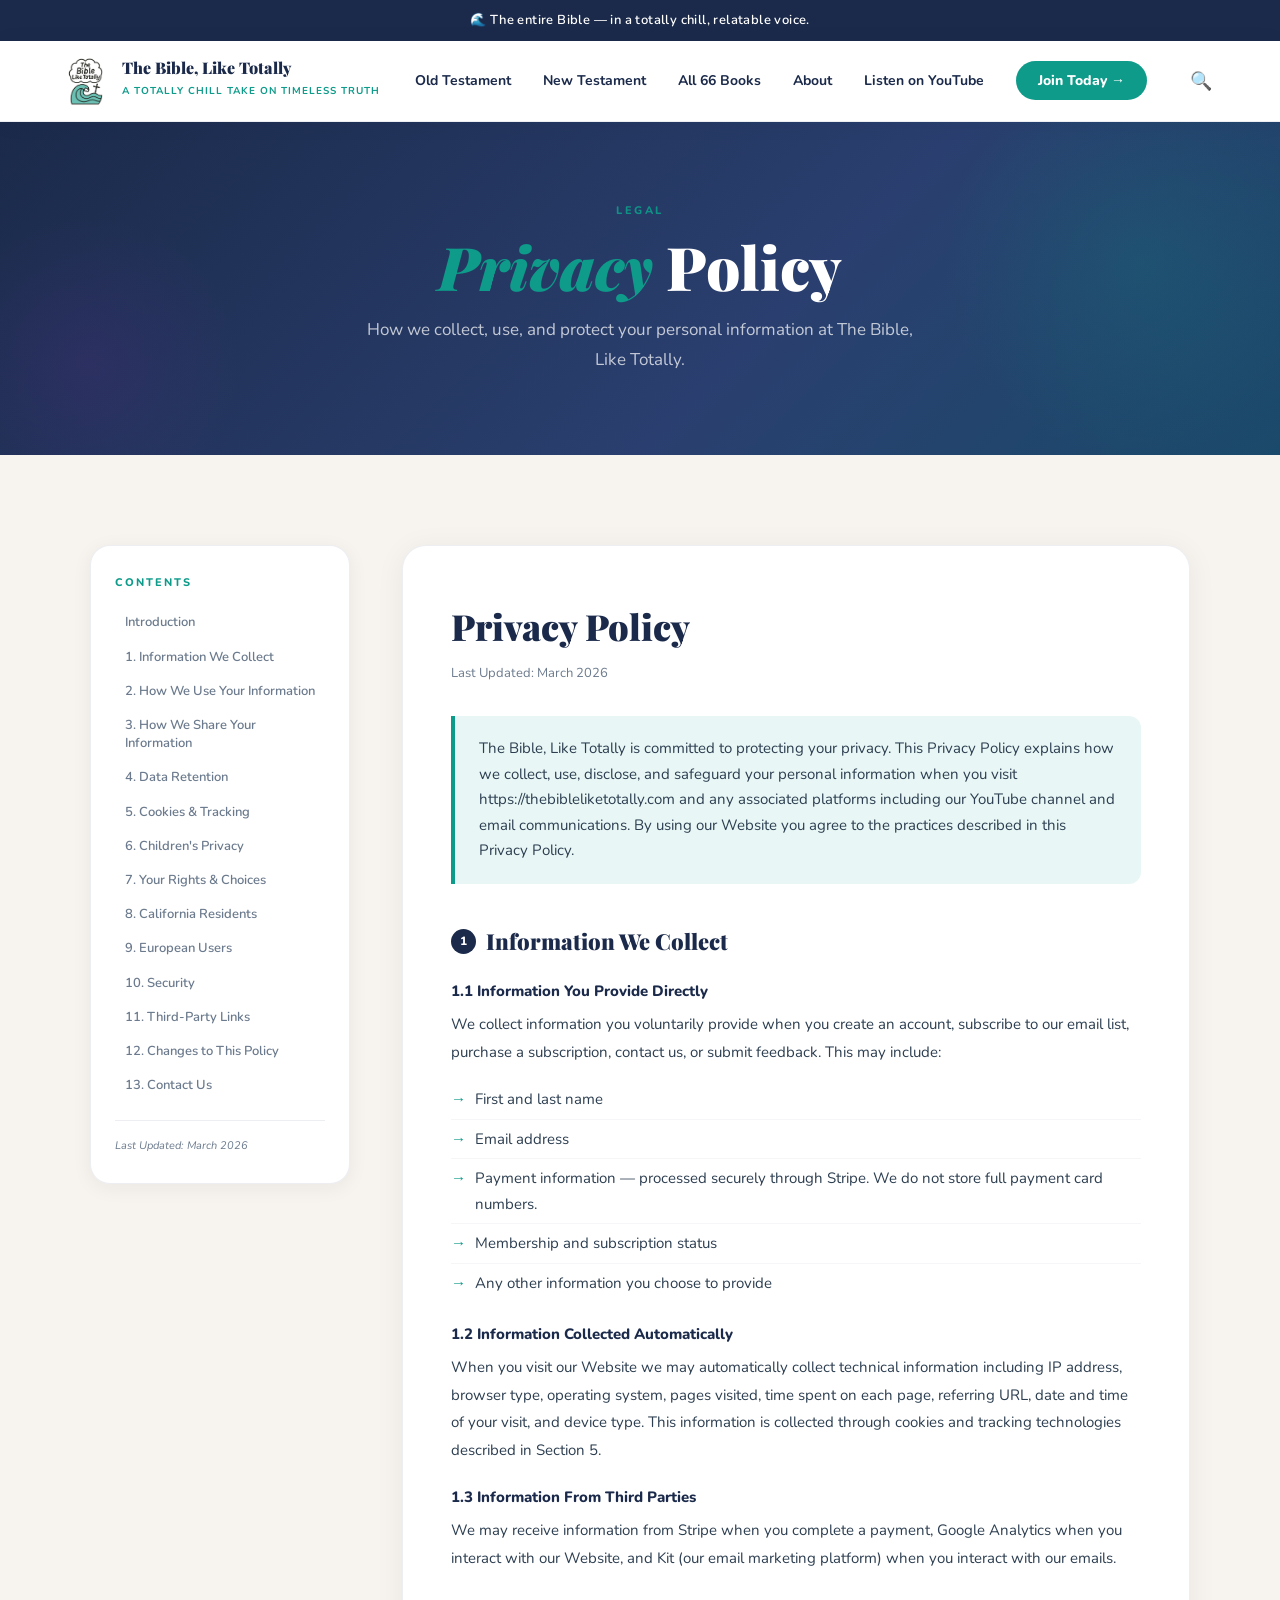
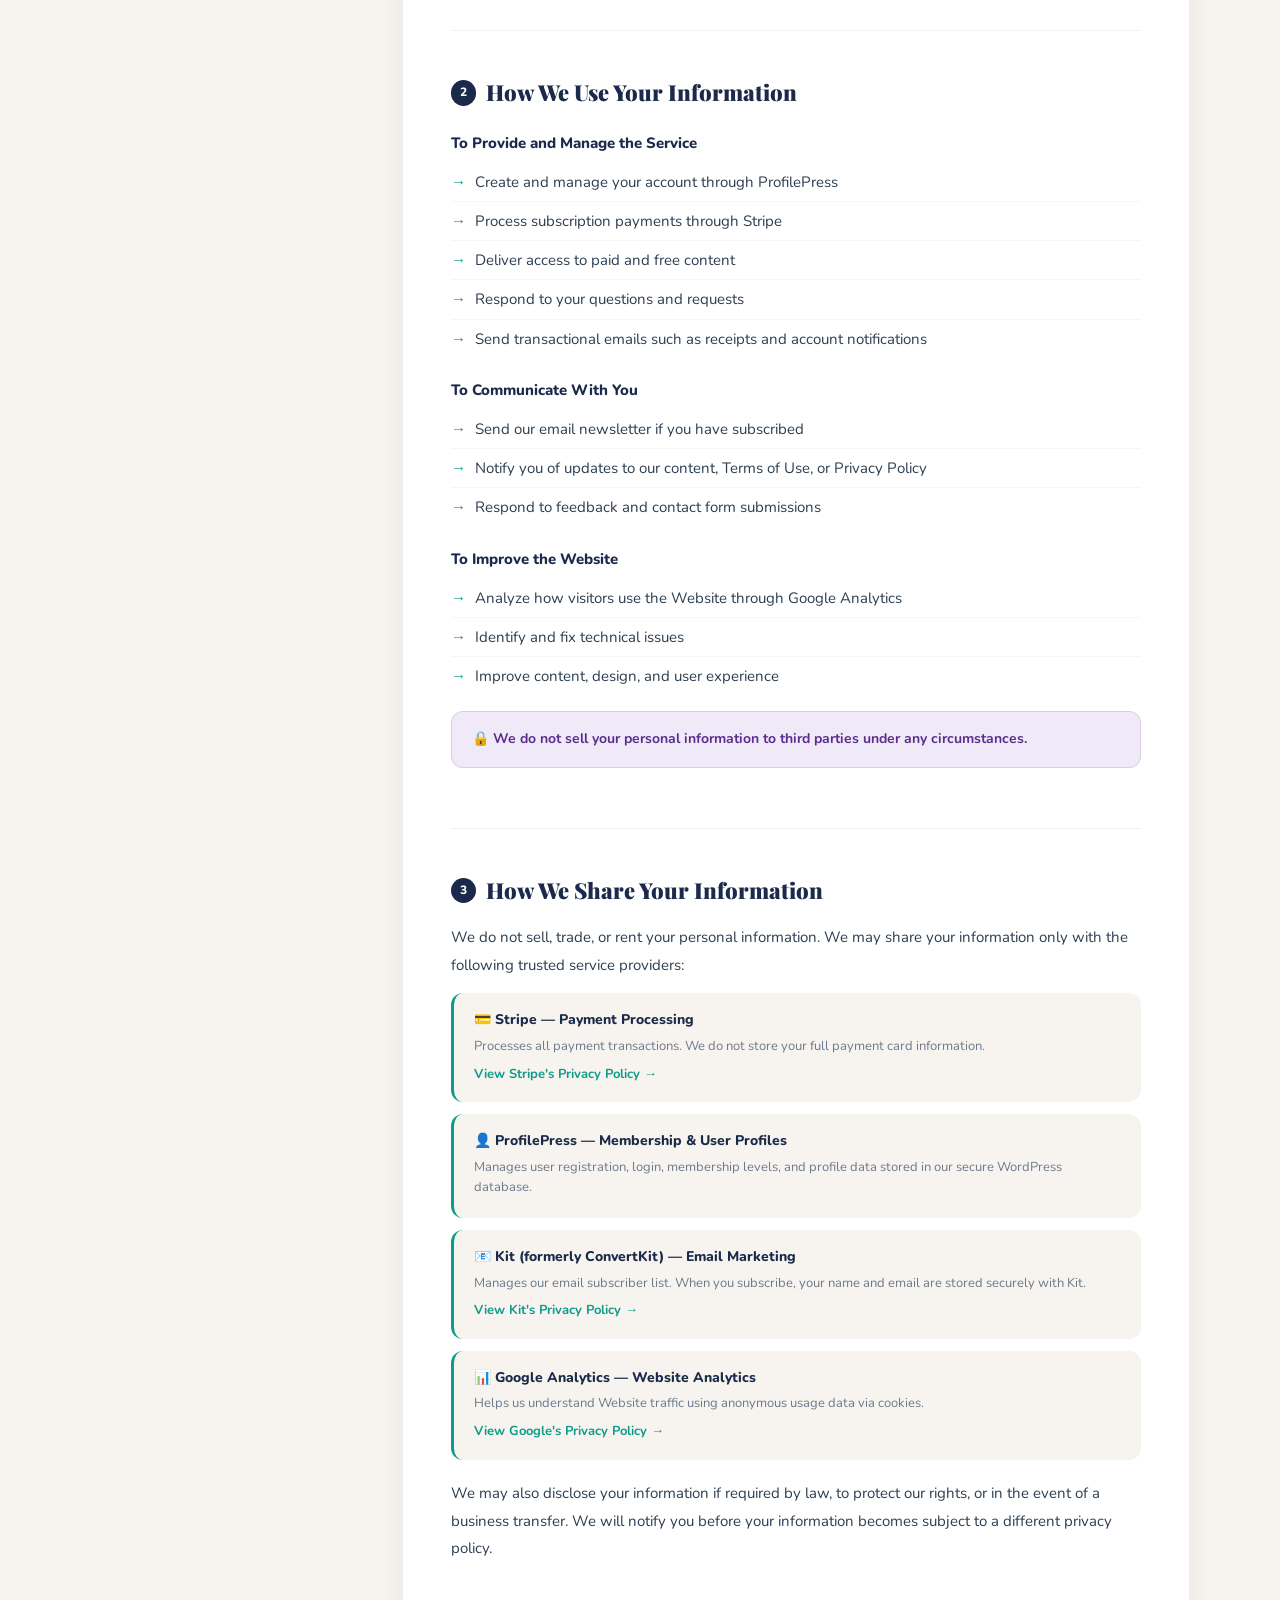
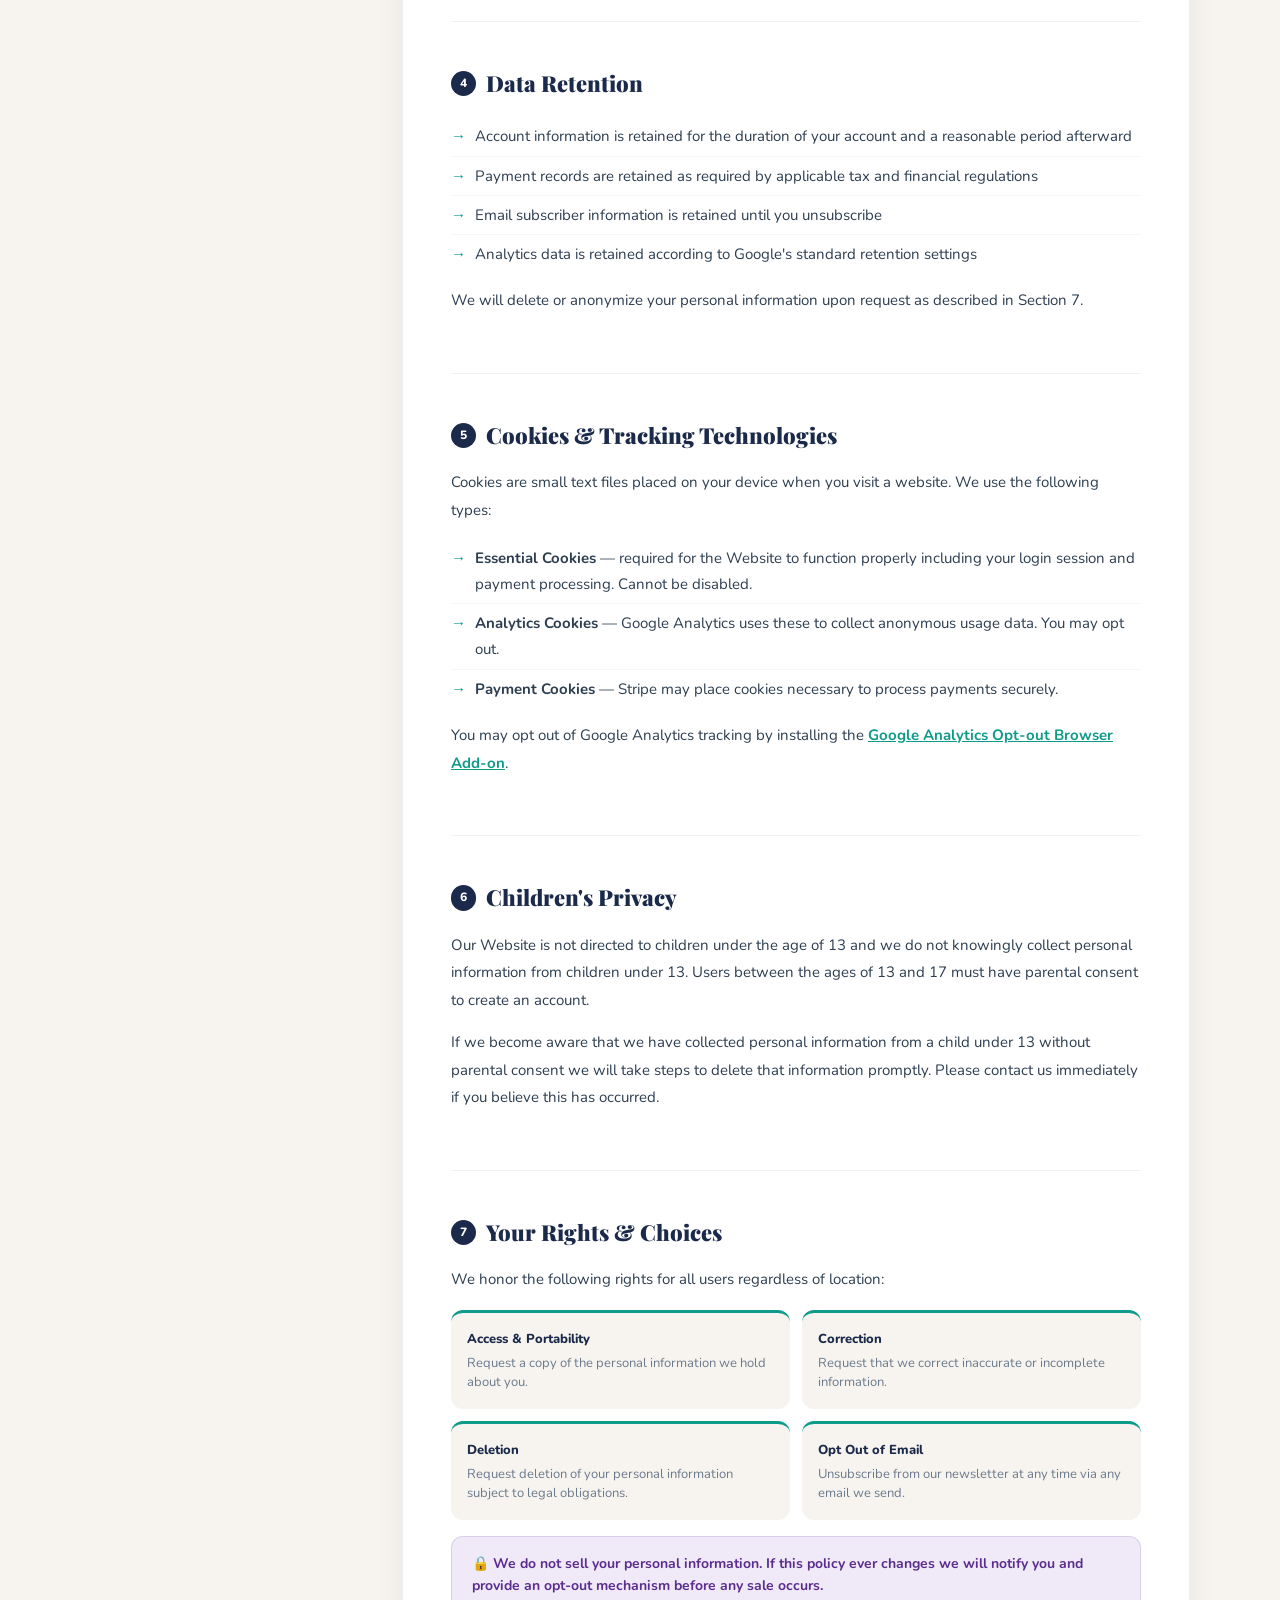
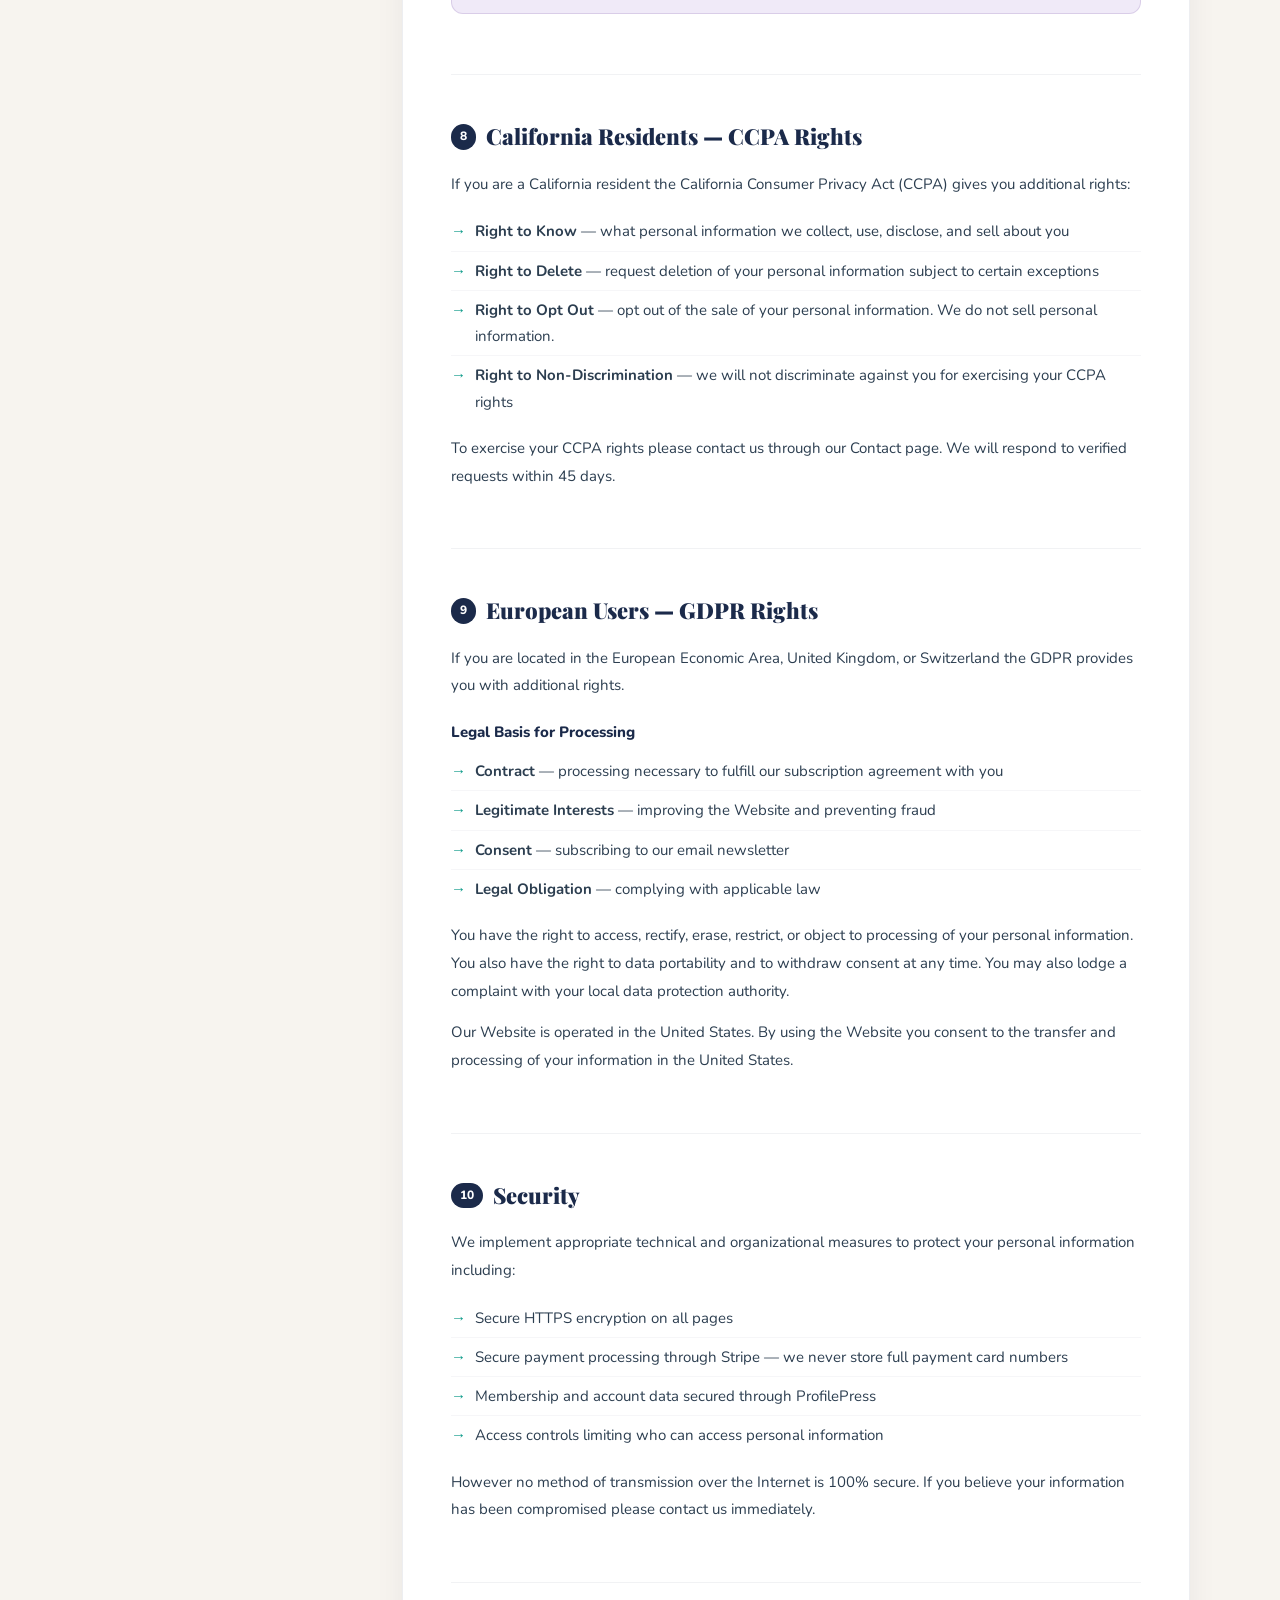
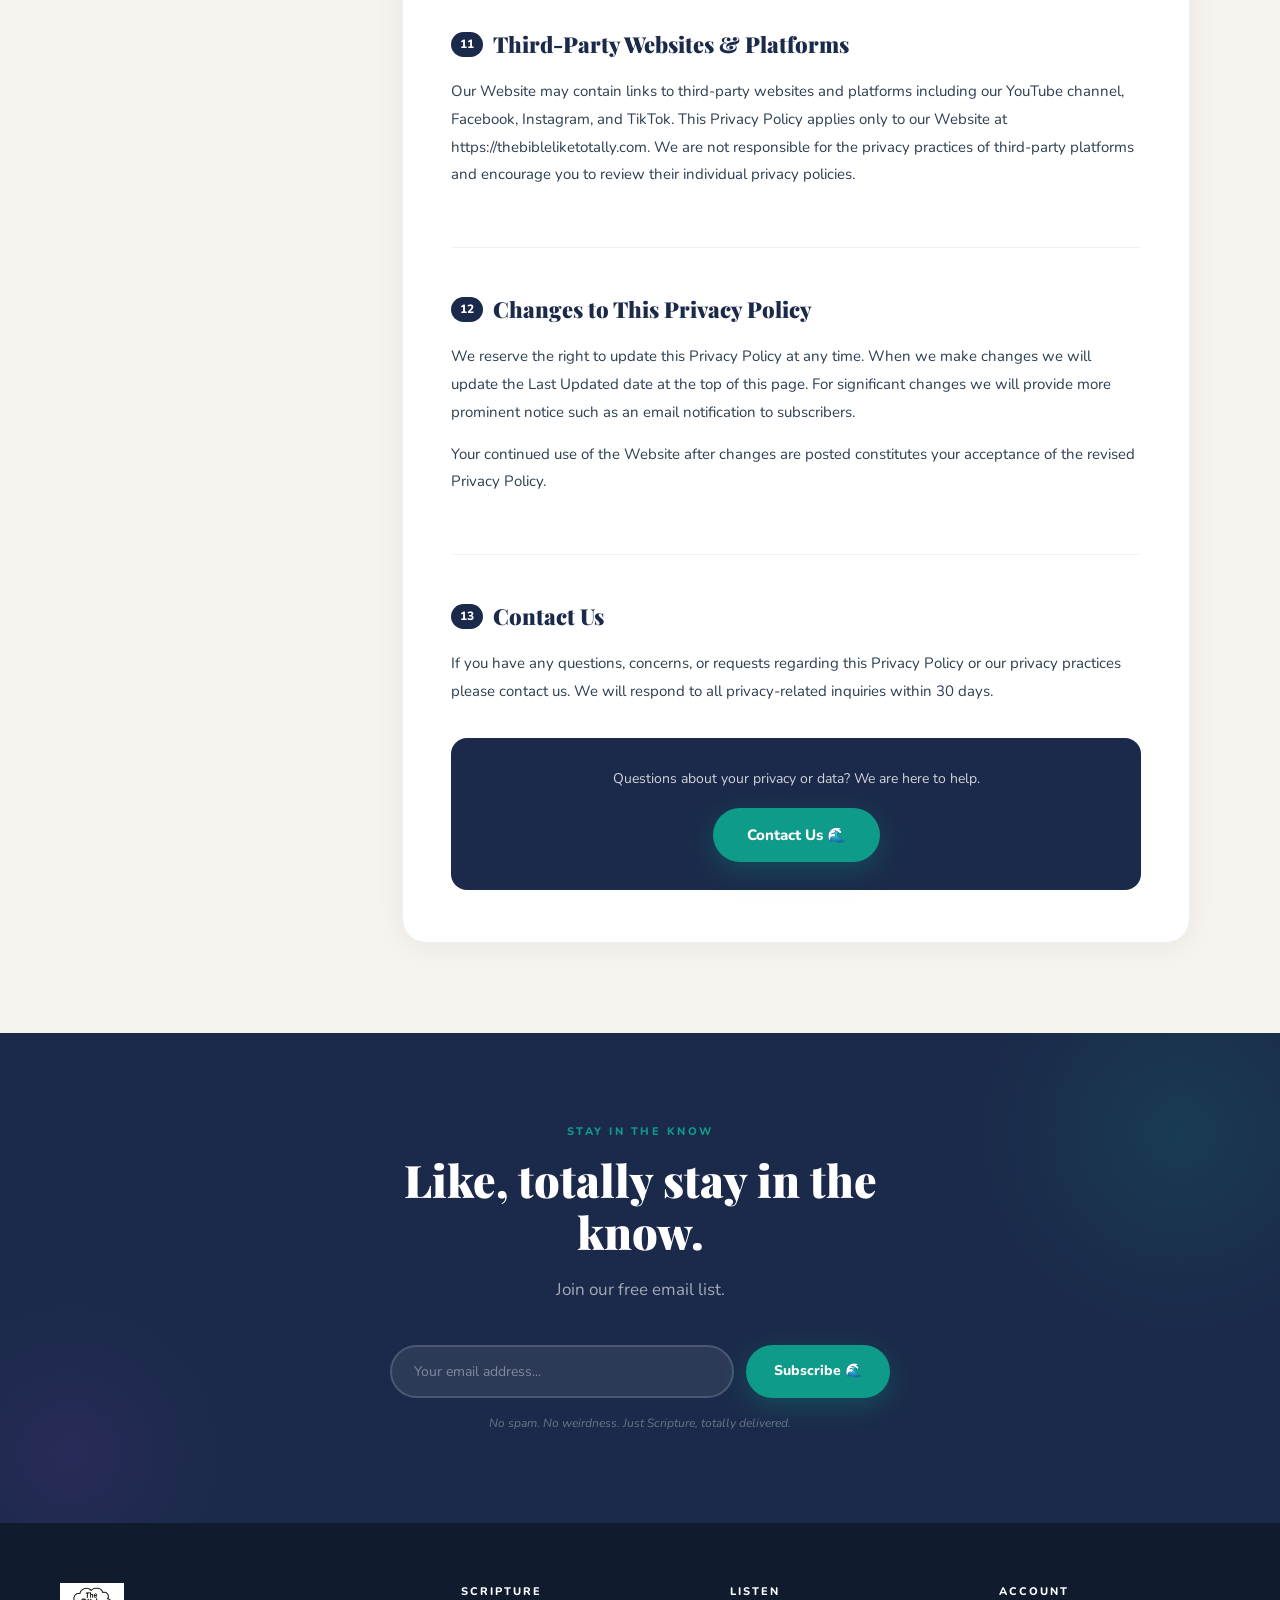
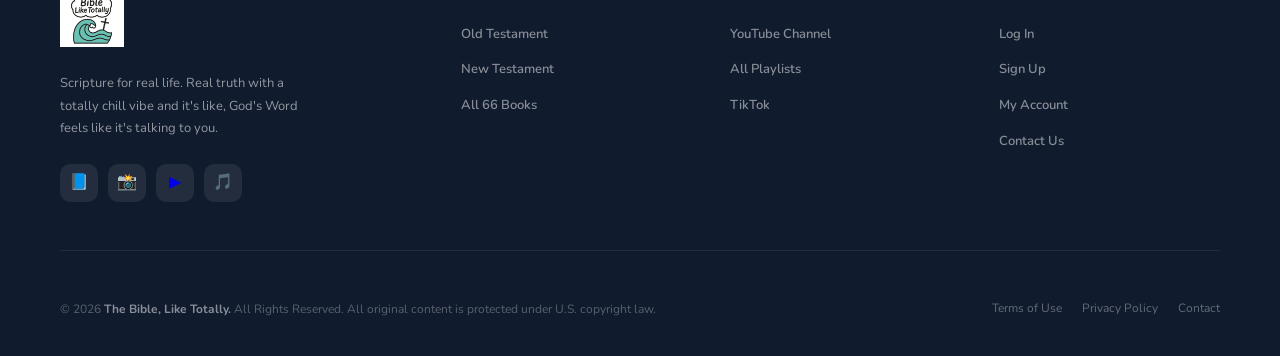
<file: privacy.html>
<!DOCTYPE html>
<html lang="en">
<head>
<meta charset="UTF-8">
<meta name="viewport" content="width=device-width, initial-scale=1.0">
<title>Privacy Policy — The Bible, Like Totally</title>
<meta name="description" content="Privacy Policy for The Bible, Like Totally — how we collect, use, and protect your personal information.">
<link rel="icon" type="image/png" href="logo.png">
<link rel="apple-touch-icon" href="logo.png">
<meta name="apple-mobile-web-app-capable" content="yes">
<meta name="apple-mobile-web-app-status-bar-style" content="black-translucent">
<meta name="apple-mobile-web-app-title" content="Bible Totally">
<meta name="mobile-web-app-capable" content="yes">
<meta name="theme-color" content="#1B2A4A">
<link href="https://fonts.googleapis.com/css2?family=Playfair+Display:ital,wght@0,700;0,900;1,700&family=Nunito:wght@400;600;700;800&family=Dancing+Script:wght@700&display=swap" rel="stylesheet">
<link rel="stylesheet" href="style.css">
<style>
  .legal-layout {
    display: grid;
    grid-template-columns: 260px 1fr;
    gap: 52px;
    align-items: start;
    max-width: 1100px;
    margin: 0 auto;
  }
  .legal-toc {
    position: sticky;
    top: 100px;
    background: var(--white);
    border: 1.5px solid rgba(27,42,74,0.08);
    border-radius: 20px;
    padding: 28px 24px;
    box-shadow: 0 4px 20px rgba(27,42,74,0.06);
  }
  .legal-toc h3 {
    font-size: 11px;
    font-weight: 800;
    letter-spacing: 2px;
    text-transform: uppercase;
    color: var(--teal);
    margin-bottom: 16px;
  }
  .legal-toc ul { list-style: none; }
  .legal-toc ul li { margin-bottom: 4px; }
  .legal-toc ul li a {
    font-size: 13px;
    font-weight: 600;
    color: var(--text-muted);
    text-decoration: none;
    display: block;
    padding: 6px 10px;
    border-radius: 8px;
    transition: all 0.2s;
    line-height: 1.4;
  }
  .legal-toc ul li a:hover { background: var(--light-teal); color: var(--teal); }
  .legal-toc .last-updated {
    font-size: 11px;
    color: var(--text-muted);
    margin-top: 20px;
    padding-top: 16px;
    border-top: 1px solid rgba(27,42,74,0.08);
    font-style: italic;
  }
  .legal-content {
    background: var(--white);
    border: 1.5px solid rgba(27,42,74,0.08);
    border-radius: 24px;
    padding: 52px 48px;
    box-shadow: 0 4px 30px rgba(27,42,74,0.06);
  }
  .legal-content h1 {
    font-family: 'Playfair Display', serif;
    font-size: 36px;
    font-weight: 900;
    color: var(--navy);
    margin-bottom: 8px;
  }
  .legal-content .legal-date {
    font-size: 13px;
    color: var(--text-muted);
    margin-bottom: 32px;
    display: block;
  }
  .legal-intro {
    background: var(--light-teal);
    border-left: 4px solid var(--teal);
    border-radius: 0 12px 12px 0;
    padding: 20px 24px;
    margin-bottom: 40px;
    font-size: 15px;
    color: var(--text-body);
    line-height: 1.7;
  }
  .legal-section {
    margin-bottom: 44px;
    padding-bottom: 44px;
    border-bottom: 1px solid rgba(27,42,74,0.06);
  }
  .legal-section:last-of-type { border-bottom: none; margin-bottom: 0; padding-bottom: 0; }
  .legal-section h2 {
    font-family: 'Playfair Display', serif;
    font-size: 22px;
    font-weight: 900;
    color: var(--navy);
    margin-bottom: 16px;
    display: flex;
    align-items: center;
    gap: 10px;
  }
  .legal-section h2 .section-num {
    background: var(--navy);
    color: var(--white);
    font-family: 'Nunito', sans-serif;
    font-size: 12px;
    font-weight: 800;
    padding: 3px 9px;
    border-radius: 50px;
    flex-shrink: 0;
  }
  .legal-section h3 { font-size: 15px; font-weight: 800; color: var(--navy); margin: 20px 0 8px; }
  .legal-section p { font-size: 15px; color: var(--text-body); line-height: 1.85; margin-bottom: 14px; }
  .legal-section ul { list-style: none; margin: 0 0 14px; padding: 0; }
  .legal-section ul li {
    font-size: 15px;
    color: var(--text-body);
    line-height: 1.75;
    padding: 6px 0 6px 24px;
    position: relative;
    border-bottom: 1px solid rgba(27,42,74,0.04);
  }
  .legal-section ul li::before { content: '→'; position: absolute; left: 0; color: var(--teal); font-weight: 800; }
  .legal-section ul li:last-child { border-bottom: none; }
  .legal-highlight {
    background: var(--light-purple);
    border: 1.5px solid rgba(91,45,142,0.15);
    border-radius: 12px;
    padding: 16px 20px;
    margin: 16px 0;
  }
  .legal-highlight p { font-size: 14px; color: var(--purple); font-weight: 700; margin-bottom: 0; line-height: 1.6; }
  .provider-card {
    background: var(--off-white);
    border-radius: 12px;
    padding: 16px 20px;
    margin-bottom: 12px;
    border-left: 3px solid var(--teal);
  }
  .provider-card h4 { font-size: 14px; font-weight: 800; color: var(--navy); margin-bottom: 4px; }
  .provider-card p { font-size: 13px; color: var(--text-muted); margin-bottom: 4px; line-height: 1.6; }
  .provider-card a { color: var(--teal); font-size: 13px; font-weight: 700; text-decoration: none; }
  .rights-grid {
    display: grid;
    grid-template-columns: 1fr 1fr;
    gap: 12px;
    margin: 16px 0;
  }
  .right-item {
    background: var(--off-white);
    border-radius: 12px;
    padding: 16px;
    border-top: 3px solid var(--teal);
  }
  .right-item h4 { font-size: 13px; font-weight: 800; color: var(--navy); margin-bottom: 4px; }
  .right-item p { font-size: 13px; color: var(--text-muted); margin-bottom: 0; line-height: 1.5; }
  .legal-contact-box {
    background: var(--navy);
    border-radius: 16px;
    padding: 28px 32px;
    margin-top: 32px;
    text-align: center;
  }
  .legal-contact-box p { color: rgba(255,255,255,0.8); font-size: 14px; margin-bottom: 16px; }

  @media (max-width: 900px) {
    .legal-layout { grid-template-columns: 1fr; }
    .legal-toc { position: static; }
    .legal-content { padding: 32px 24px; }
    .rights-grid { grid-template-columns: 1fr; }
  }
</style>
</head>
<body>


<!-- ANNOUNCEMENT BAR -->
<div class="announcement-bar">
  🌊 The entire Bible — in a totally chill, relatable voice.
</div>

<nav>
  <a href="index.html" class="nav-logo">
    <img src="logo.png" alt="The Bible, Like Totally">
    <div class="nav-logo-text">
      <span class="brand-name">The Bible, Like Totally</span>
      <span class="brand-tagline">A totally chill take on timeless truth</span>
    </div>
  </a>
  <ul class="nav-links">
    <li><a href="old-testament.html">Old Testament</a></li>
    <li><a href="new-testament.html">New Testament</a></li>
    <li><a href="all-books.html">All 66 Books</a></li>
    <li><a href="about.html">About</a></li>
    <li><a href="https://www.youtube.com/@TheBibleLikeTotally" target="_blank">Listen on YouTube</a></li>
    <li><a href="join.html" class="nav-cta">Join Today →</a></li>
  </ul>
  <div class="nav-search">
    <input type="text" class="nav-search-input" id="navSearch" placeholder="Search books..." onkeydown="handleNavSearch(event)">
    <button class="nav-search-btn" onclick="toggleNavSearch()" aria-label="Search">&#128269;</button>
  </div>
  <button class="mobile-menu-btn" onclick="toggleMobileMenu()" aria-label="Menu">
    <span></span><span></span><span></span>
  </button>
</nav>

<div class="mobile-menu" id="mobileMenu">
  <ul>
    <li><a href="index.html" onclick="toggleMobileMenu()">Home</a></li>
    <li><a href="old-testament.html" onclick="toggleMobileMenu()">Old Testament</a></li>
    <li><a href="new-testament.html" onclick="toggleMobileMenu()">New Testament</a></li>
    <li><a href="all-books.html" onclick="toggleMobileMenu()">All 66 Books</a></li>
    <li><a href="about.html" onclick="toggleMobileMenu()">About</a></li>
    <li><a href="https://www.youtube.com/@TheBibleLikeTotally" target="_blank" onclick="toggleMobileMenu()">Listen on YouTube</a></li>
    <li><a href="join.html" class="nav-cta" onclick="toggleMobileMenu()">Join Today →</a></li>
  </ul>
</div>

<div class="page-hero">
  <div class="page-hero-inner">
    <span class="section-label">Legal</span>
    <h1><em>Privacy</em> Policy</h1>
    <p>How we collect, use, and protect your personal information at The Bible, Like Totally.</p>
  </div>
</div>

<section style="background: var(--off-white);">
  <div class="legal-layout">

    <div class="legal-toc fade-in">
      <h3>Contents</h3>
      <ul>
        <li><a href="#intro">Introduction</a></li>
        <li><a href="#collection">1. Information We Collect</a></li>
        <li><a href="#use">2. How We Use Your Information</a></li>
        <li><a href="#sharing">3. How We Share Your Information</a></li>
        <li><a href="#retention">4. Data Retention</a></li>
        <li><a href="#cookies">5. Cookies &amp; Tracking</a></li>
        <li><a href="#children">6. Children's Privacy</a></li>
        <li><a href="#rights">7. Your Rights &amp; Choices</a></li>
        <li><a href="#ccpa">8. California Residents</a></li>
        <li><a href="#gdpr">9. European Users</a></li>
        <li><a href="#security">10. Security</a></li>
        <li><a href="#third-party">11. Third-Party Links</a></li>
        <li><a href="#changes">12. Changes to This Policy</a></li>
        <li><a href="#contact-privacy">13. Contact Us</a></li>
      </ul>
      <p class="last-updated">Last Updated: March 2026</p>
    </div>

    <div class="legal-content fade-in">
      <h1>Privacy Policy</h1>
      <span class="legal-date">Last Updated: March 2026</span>

      <div class="legal-intro" id="intro">
        The Bible, Like Totally is committed to protecting your privacy. This Privacy Policy explains how we collect, use, disclose, and safeguard your personal information when you visit https://thebibleliketotally.com and any associated platforms including our YouTube channel and email communications. By using our Website you agree to the practices described in this Privacy Policy.
      </div>

      <div class="legal-section" id="collection">
        <h2><span class="section-num">1</span> Information We Collect</h2>

        <h3>1.1 Information You Provide Directly</h3>
        <p>We collect information you voluntarily provide when you create an account, subscribe to our email list, purchase a subscription, contact us, or submit feedback. This may include:</p>
        <ul>
          <li>First and last name</li>
          <li>Email address</li>
          <li>Payment information — processed securely through Stripe. We do not store full payment card numbers.</li>
          <li>Membership and subscription status</li>
          <li>Any other information you choose to provide</li>
        </ul>

        <h3>1.2 Information Collected Automatically</h3>
        <p>When you visit our Website we may automatically collect technical information including IP address, browser type, operating system, pages visited, time spent on each page, referring URL, date and time of your visit, and device type. This information is collected through cookies and tracking technologies described in Section 5.</p>

        <h3>1.3 Information From Third Parties</h3>
        <p>We may receive information from Stripe when you complete a payment, Google Analytics when you interact with our Website, and Kit (our email marketing platform) when you interact with our emails.</p>
      </div>

      <div class="legal-section" id="use">
        <h2><span class="section-num">2</span> How We Use Your Information</h2>
        <h3>To Provide and Manage the Service</h3>
        <ul>
          <li>Create and manage your account through ProfilePress</li>
          <li>Process subscription payments through Stripe</li>
          <li>Deliver access to paid and free content</li>
          <li>Respond to your questions and requests</li>
          <li>Send transactional emails such as receipts and account notifications</li>
        </ul>
        <h3>To Communicate With You</h3>
        <ul>
          <li>Send our email newsletter if you have subscribed</li>
          <li>Notify you of updates to our content, Terms of Use, or Privacy Policy</li>
          <li>Respond to feedback and contact form submissions</li>
        </ul>
        <h3>To Improve the Website</h3>
        <ul>
          <li>Analyze how visitors use the Website through Google Analytics</li>
          <li>Identify and fix technical issues</li>
          <li>Improve content, design, and user experience</li>
        </ul>
        <div class="legal-highlight">
          <p>🔒 We do not sell your personal information to third parties under any circumstances.</p>
        </div>
      </div>

      <div class="legal-section" id="sharing">
        <h2><span class="section-num">3</span> How We Share Your Information</h2>
        <p>We do not sell, trade, or rent your personal information. We may share your information only with the following trusted service providers:</p>

        <div class="provider-card">
          <h4>💳 Stripe — Payment Processing</h4>
          <p>Processes all payment transactions. We do not store your full payment card information.</p>
          <a href="https://stripe.com/privacy" target="_blank">View Stripe's Privacy Policy →</a>
        </div>

        <div class="provider-card">
          <h4>👤 ProfilePress — Membership &amp; User Profiles</h4>
          <p>Manages user registration, login, membership levels, and profile data stored in our secure WordPress database.</p>
        </div>

        <div class="provider-card">
          <h4>📧 Kit (formerly ConvertKit) — Email Marketing</h4>
          <p>Manages our email subscriber list. When you subscribe, your name and email are stored securely with Kit.</p>
          <a href="https://kit.com/privacy" target="_blank">View Kit's Privacy Policy →</a>
        </div>

        <div class="provider-card">
          <h4>📊 Google Analytics — Website Analytics</h4>
          <p>Helps us understand Website traffic using anonymous usage data via cookies.</p>
          <a href="https://policies.google.com/privacy" target="_blank">View Google's Privacy Policy →</a>
        </div>

        <p style="margin-top:20px;">We may also disclose your information if required by law, to protect our rights, or in the event of a business transfer. We will notify you before your information becomes subject to a different privacy policy.</p>
      </div>

      <div class="legal-section" id="retention">
        <h2><span class="section-num">4</span> Data Retention</h2>
        <ul>
          <li>Account information is retained for the duration of your account and a reasonable period afterward</li>
          <li>Payment records are retained as required by applicable tax and financial regulations</li>
          <li>Email subscriber information is retained until you unsubscribe</li>
          <li>Analytics data is retained according to Google's standard retention settings</li>
        </ul>
        <p>We will delete or anonymize your personal information upon request as described in Section 7.</p>
      </div>

      <div class="legal-section" id="cookies">
        <h2><span class="section-num">5</span> Cookies &amp; Tracking Technologies</h2>
        <p>Cookies are small text files placed on your device when you visit a website. We use the following types:</p>
        <ul>
          <li><strong>Essential Cookies</strong> — required for the Website to function properly including your login session and payment processing. Cannot be disabled.</li>
          <li><strong>Analytics Cookies</strong> — Google Analytics uses these to collect anonymous usage data. You may opt out.</li>
          <li><strong>Payment Cookies</strong> — Stripe may place cookies necessary to process payments securely.</li>
        </ul>
        <p>You may opt out of Google Analytics tracking by installing the <a href="https://tools.google.com/dlpage/gaoptout" target="_blank" style="color:var(--teal);font-weight:700;">Google Analytics Opt-out Browser Add-on</a>.</p>
      </div>

      <div class="legal-section" id="children">
        <h2><span class="section-num">6</span> Children's Privacy</h2>
        <p>Our Website is not directed to children under the age of 13 and we do not knowingly collect personal information from children under 13. Users between the ages of 13 and 17 must have parental consent to create an account.</p>
        <p>If we become aware that we have collected personal information from a child under 13 without parental consent we will take steps to delete that information promptly. Please contact us immediately if you believe this has occurred.</p>
      </div>

      <div class="legal-section" id="rights">
        <h2><span class="section-num">7</span> Your Rights &amp; Choices</h2>
        <p>We honor the following rights for all users regardless of location:</p>
        <div class="rights-grid">
          <div class="right-item">
            <h4>Access &amp; Portability</h4>
            <p>Request a copy of the personal information we hold about you.</p>
          </div>
          <div class="right-item">
            <h4>Correction</h4>
            <p>Request that we correct inaccurate or incomplete information.</p>
          </div>
          <div class="right-item">
            <h4>Deletion</h4>
            <p>Request deletion of your personal information subject to legal obligations.</p>
          </div>
          <div class="right-item">
            <h4>Opt Out of Email</h4>
            <p>Unsubscribe from our newsletter at any time via any email we send.</p>
          </div>
        </div>
        <div class="legal-highlight">
          <p>🔒 We do not sell your personal information. If this policy ever changes we will notify you and provide an opt-out mechanism before any sale occurs.</p>
        </div>
      </div>

      <div class="legal-section" id="ccpa">
        <h2><span class="section-num">8</span> California Residents — CCPA Rights</h2>
        <p>If you are a California resident the California Consumer Privacy Act (CCPA) gives you additional rights:</p>
        <ul>
          <li><strong>Right to Know</strong> — what personal information we collect, use, disclose, and sell about you</li>
          <li><strong>Right to Delete</strong> — request deletion of your personal information subject to certain exceptions</li>
          <li><strong>Right to Opt Out</strong> — opt out of the sale of your personal information. We do not sell personal information.</li>
          <li><strong>Right to Non-Discrimination</strong> — we will not discriminate against you for exercising your CCPA rights</li>
        </ul>
        <p>To exercise your CCPA rights please contact us through our Contact page. We will respond to verified requests within 45 days.</p>
      </div>

      <div class="legal-section" id="gdpr">
        <h2><span class="section-num">9</span> European Users — GDPR Rights</h2>
        <p>If you are located in the European Economic Area, United Kingdom, or Switzerland the GDPR provides you with additional rights.</p>
        <h3>Legal Basis for Processing</h3>
        <ul>
          <li><strong>Contract</strong> — processing necessary to fulfill our subscription agreement with you</li>
          <li><strong>Legitimate Interests</strong> — improving the Website and preventing fraud</li>
          <li><strong>Consent</strong> — subscribing to our email newsletter</li>
          <li><strong>Legal Obligation</strong> — complying with applicable law</li>
        </ul>
        <p>You have the right to access, rectify, erase, restrict, or object to processing of your personal information. You also have the right to data portability and to withdraw consent at any time. You may also lodge a complaint with your local data protection authority.</p>
        <p>Our Website is operated in the United States. By using the Website you consent to the transfer and processing of your information in the United States.</p>
      </div>

      <div class="legal-section" id="security">
        <h2><span class="section-num">10</span> Security</h2>
        <p>We implement appropriate technical and organizational measures to protect your personal information including:</p>
        <ul>
          <li>Secure HTTPS encryption on all pages</li>
          <li>Secure payment processing through Stripe — we never store full payment card numbers</li>
          <li>Membership and account data secured through ProfilePress</li>
          <li>Access controls limiting who can access personal information</li>
        </ul>
        <p>However no method of transmission over the Internet is 100% secure. If you believe your information has been compromised please contact us immediately.</p>
      </div>

      <div class="legal-section" id="third-party">
        <h2><span class="section-num">11</span> Third-Party Websites &amp; Platforms</h2>
        <p>Our Website may contain links to third-party websites and platforms including our YouTube channel, Facebook, Instagram, and TikTok. This Privacy Policy applies only to our Website at https://thebibleliketotally.com. We are not responsible for the privacy practices of third-party platforms and encourage you to review their individual privacy policies.</p>
      </div>

      <div class="legal-section" id="changes">
        <h2><span class="section-num">12</span> Changes to This Privacy Policy</h2>
        <p>We reserve the right to update this Privacy Policy at any time. When we make changes we will update the Last Updated date at the top of this page. For significant changes we will provide more prominent notice such as an email notification to subscribers.</p>
        <p>Your continued use of the Website after changes are posted constitutes your acceptance of the revised Privacy Policy.</p>
      </div>

      <div class="legal-section" id="contact-privacy">
        <h2><span class="section-num">13</span> Contact Us</h2>
        <p>If you have any questions, concerns, or requests regarding this Privacy Policy or our privacy practices please contact us. We will respond to all privacy-related inquiries within 30 days.</p>
        <div class="legal-contact-box">
          <p>Questions about your privacy or data? We are here to help.</p>
          <a href="contact.html" class="btn-primary" style="display:inline-flex;">Contact Us 🌊</a>
        </div>
      </div>

    </div>
  </div>
</section>

<section class="signup-section fade-in">
  <div class="signup-inner">
    <span class="section-label">Stay in the Know</span>
    <h2 class="section-title">Like, totally stay in the know.</h2>
    <p class="section-subtitle">Join our free email list.</p>
    <div class="signup-form">
      <input type="email" placeholder="Your email address...">
      <a href="https://the-bible-like-totally.kit.com/66062f99f6" class="btn-primary" style="border-radius:50px; padding:15px 28px; font-size:14px; font-weight:800; text-decoration:none; display:inline-flex; align-items:center; gap:8px; background:var(--teal); color:var(--white); box-shadow:0 8px 28px rgba(14,155,138,0.3); transition:all 0.3s; font-family:'Nunito',sans-serif;">Subscribe 🌊</a>
    </div>
    <p class="signup-note">No spam. No weirdness. Just Scripture, totally delivered.</p>
  </div>
</section>

<footer>
  <div class="footer-top">
    <div class="footer-brand">
      <img src="logo.png" alt="The Bible, Like Totally">
      <p>Scripture for real life. Real truth with a totally chill vibe and it's like, God's Word feels like it's talking to you.</p>
      <div class="footer-social">
        <a href="https://www.facebook.com/thebible.liketotally/" target="_blank" class="social-btn">📘</a>
        <a href="https://www.instagram.com/thebible_liketotally/" target="_blank" class="social-btn">📸</a>
        <a href="https://www.youtube.com/@TheBibleLikeTotally" target="_blank" class="social-btn">▶</a>
        <a href="https://www.tiktok.com/@thebible_liketotally" target="_blank" class="social-btn">🎵</a>
      </div>
    </div>
    <div class="footer-col">
      <h4>Scripture</h4>
      <ul>
        <li><a href="old-testament.html">Old Testament</a></li>
        <li><a href="new-testament.html">New Testament</a></li>
        <li><a href="all-books.html">All 66 Books</a></li>
      </ul>
    </div>
    <div class="footer-col">
      <h4>Listen</h4>
      <ul>
        <li><a href="https://www.youtube.com/@TheBibleLikeTotally" target="_blank">YouTube Channel</a></li>
        <li><a href="https://www.youtube.com/@TheBibleLikeTotally/playlists" target="_blank">All Playlists</a></li>
        <li><a href="https://www.tiktok.com/@thebible_liketotally" target="_blank">TikTok</a></li>
      </ul>
    </div>
      <div class="footer-col">
      <h4>Account</h4>
      <ul>
        <li><a href="https://thebibleliketotally.com/log-in/">Log In</a></li>
        <li><a href="https://thebibleliketotally.com/sign-up/">Sign Up</a></li>
        <li><a href="https://thebibleliketotally.com/account/">My Account</a></li>
        <li><a href="contact.html">Contact Us</a></li>
      </ul>
    </div>
  </div>
  <div class="footer-bottom">
    <p class="footer-copy">© 2026 <strong>The Bible, Like Totally.</strong> All Rights Reserved. All original content is protected under U.S. copyright law.</p>
    <div class="footer-links">
      <a href="terms.html">Terms of Use</a>
      <a href="privacy.html">Privacy Policy</a>
      <a href="contact.html">Contact</a>
    </div>
  </div>
</footer>

<script>
  const observer = new IntersectionObserver((entries) => {
    entries.forEach(e => { if (e.isIntersecting) e.target.classList.add('visible'); });
  }, { threshold: 0.05 });
  document.querySelectorAll('.fade-in').forEach(el => observer.observe(el));

  function toggleMobileMenu() {
    document.getElementById('mobileMenu').classList.toggle('open');
  }
  function toggleNavSearch() {
    const input = document.getElementById('navSearch');
    input.classList.toggle('open');
    if (input.classList.contains('open')) input.focus();
  }
  function handleNavSearch(event) {
    if (event.key === 'Enter') {
      const query = document.getElementById('navSearch').value.trim();
      if (query) window.location.href = 'all-books.html?search=' + encodeURIComponent(query);
    }
  }
</script>
</body>
</html>
</file>
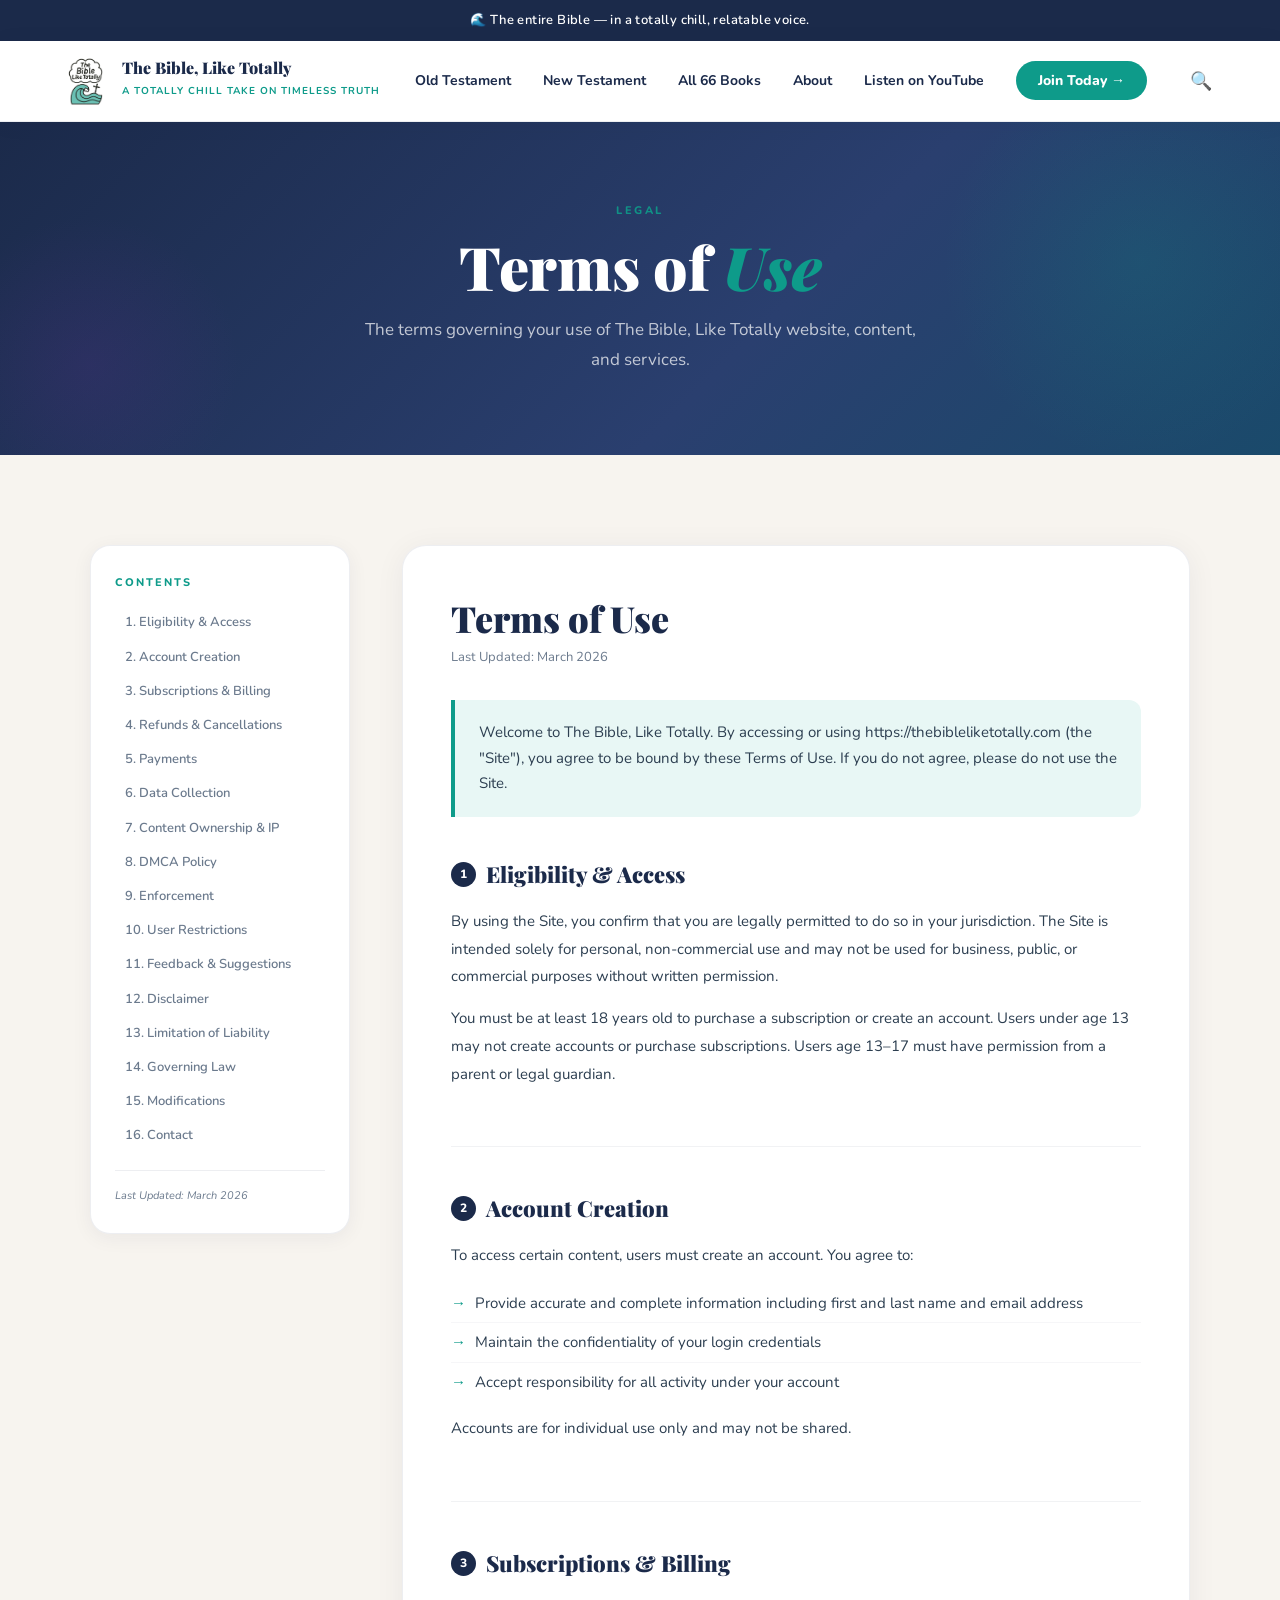
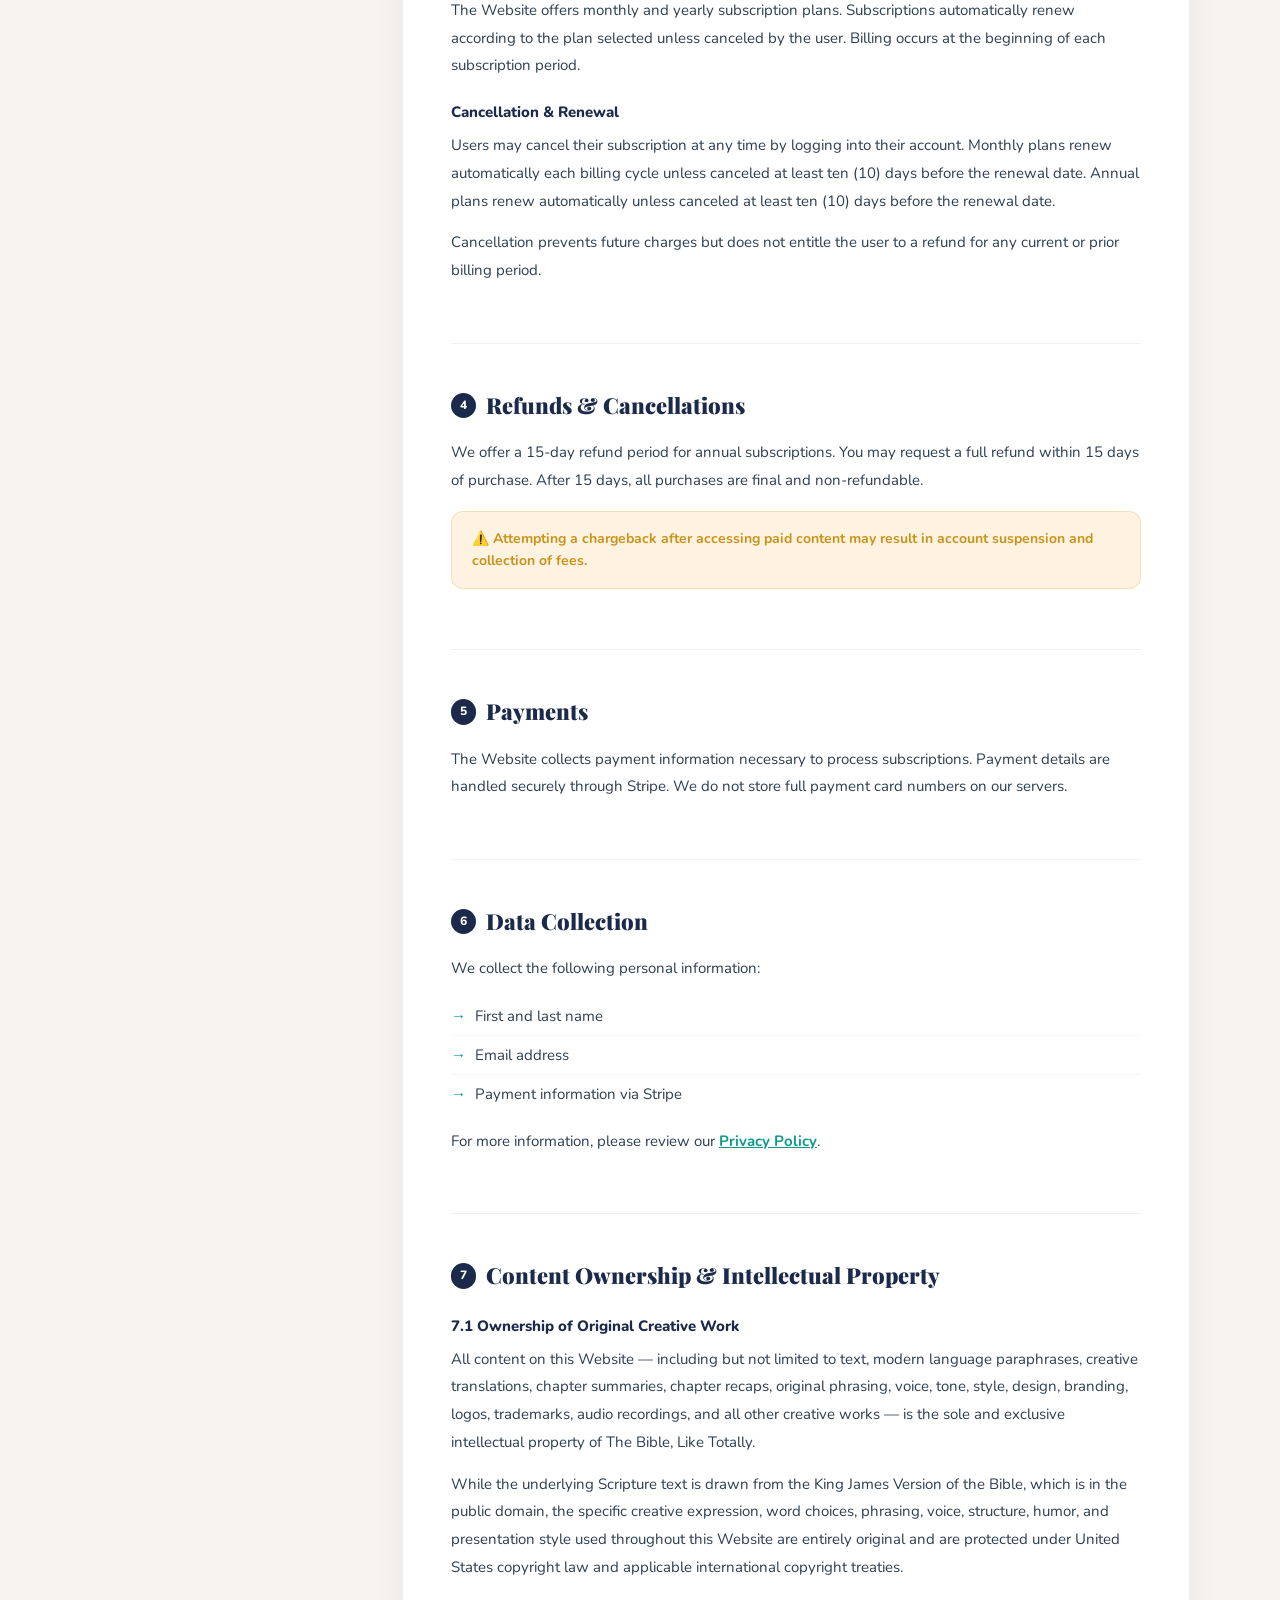
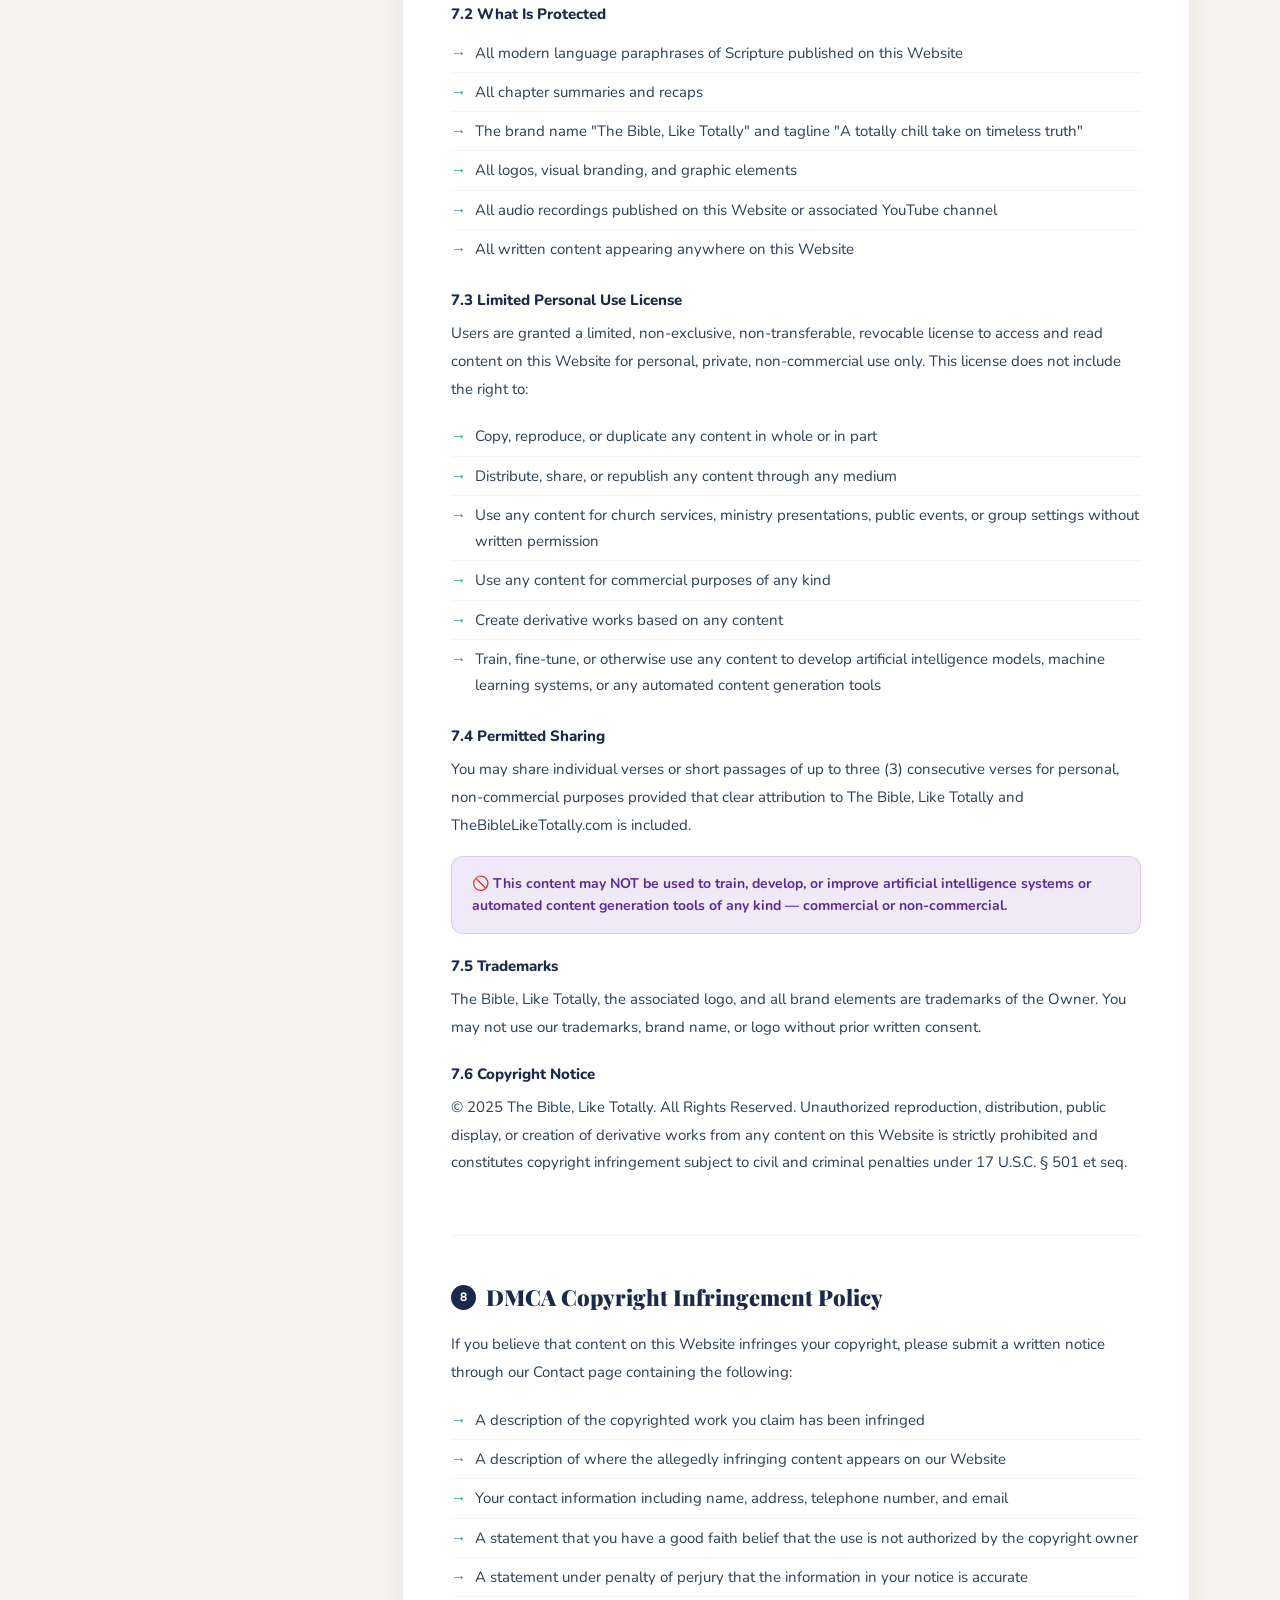
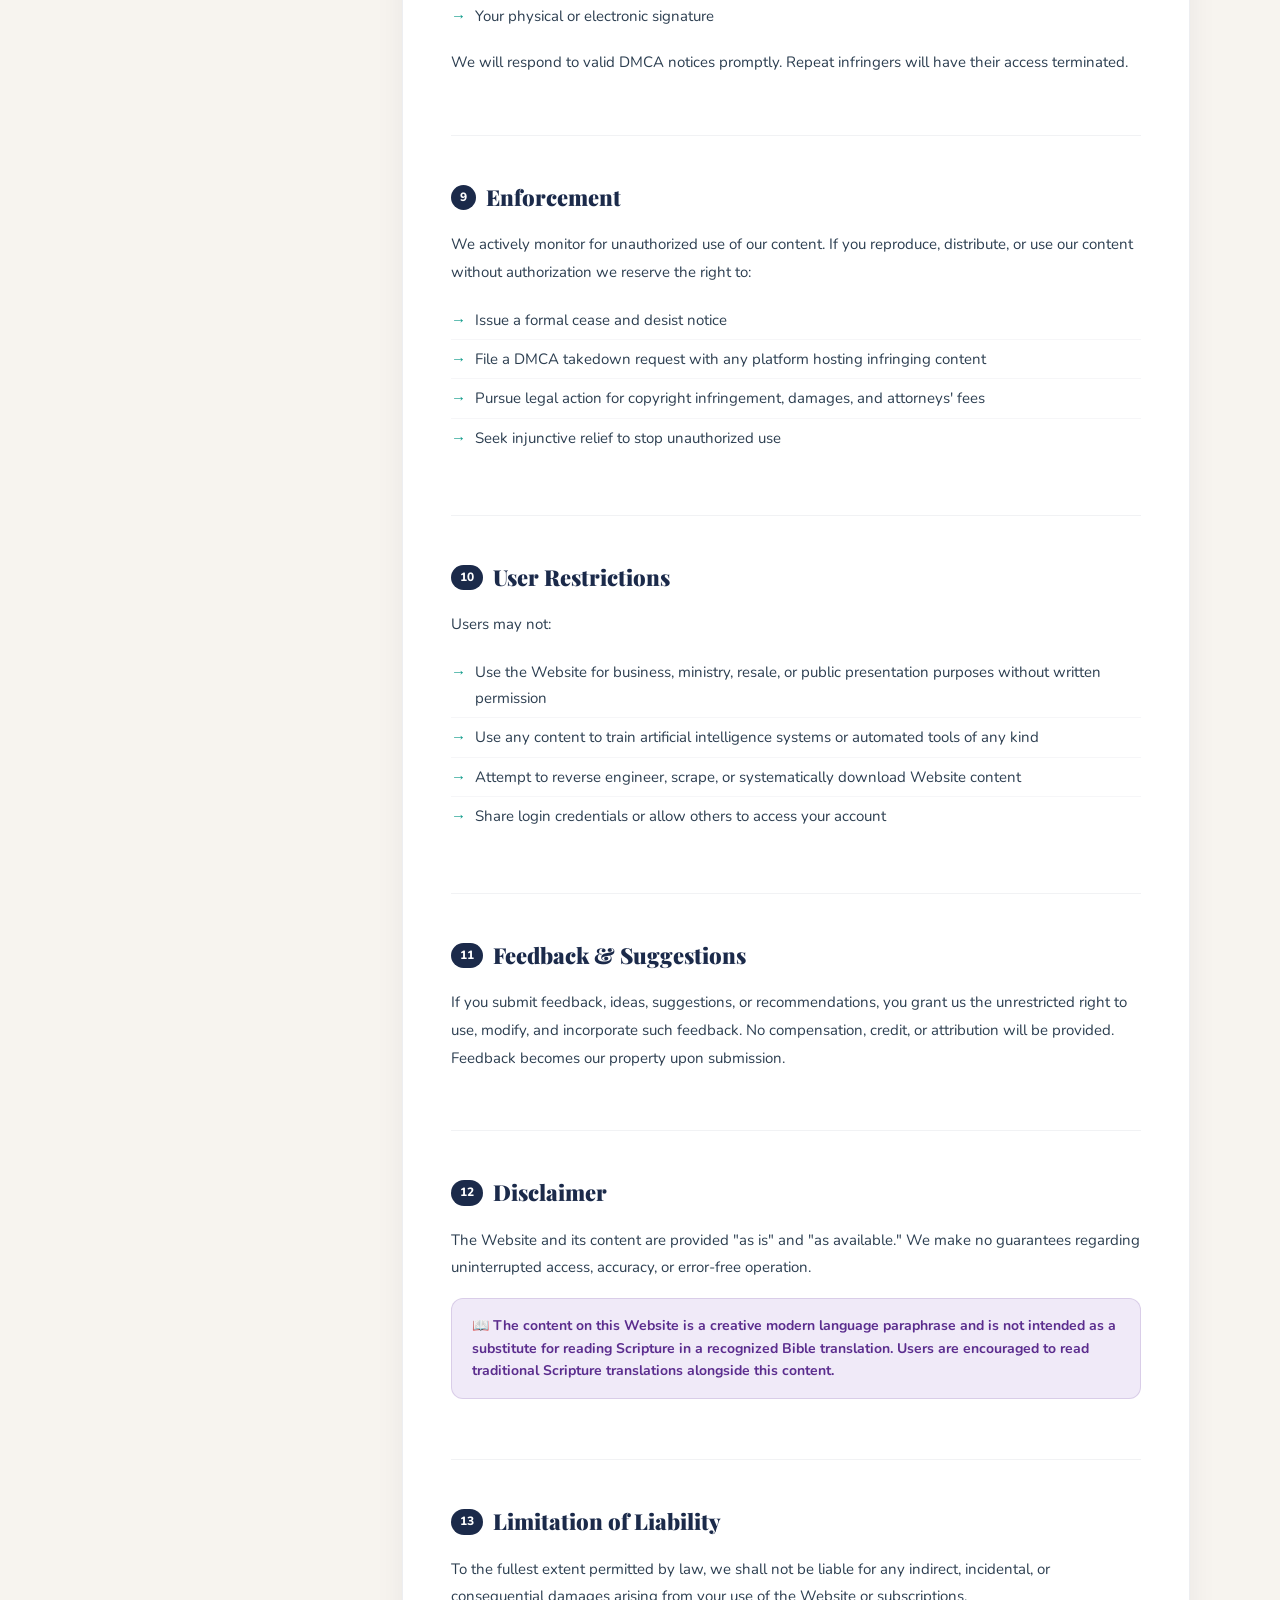
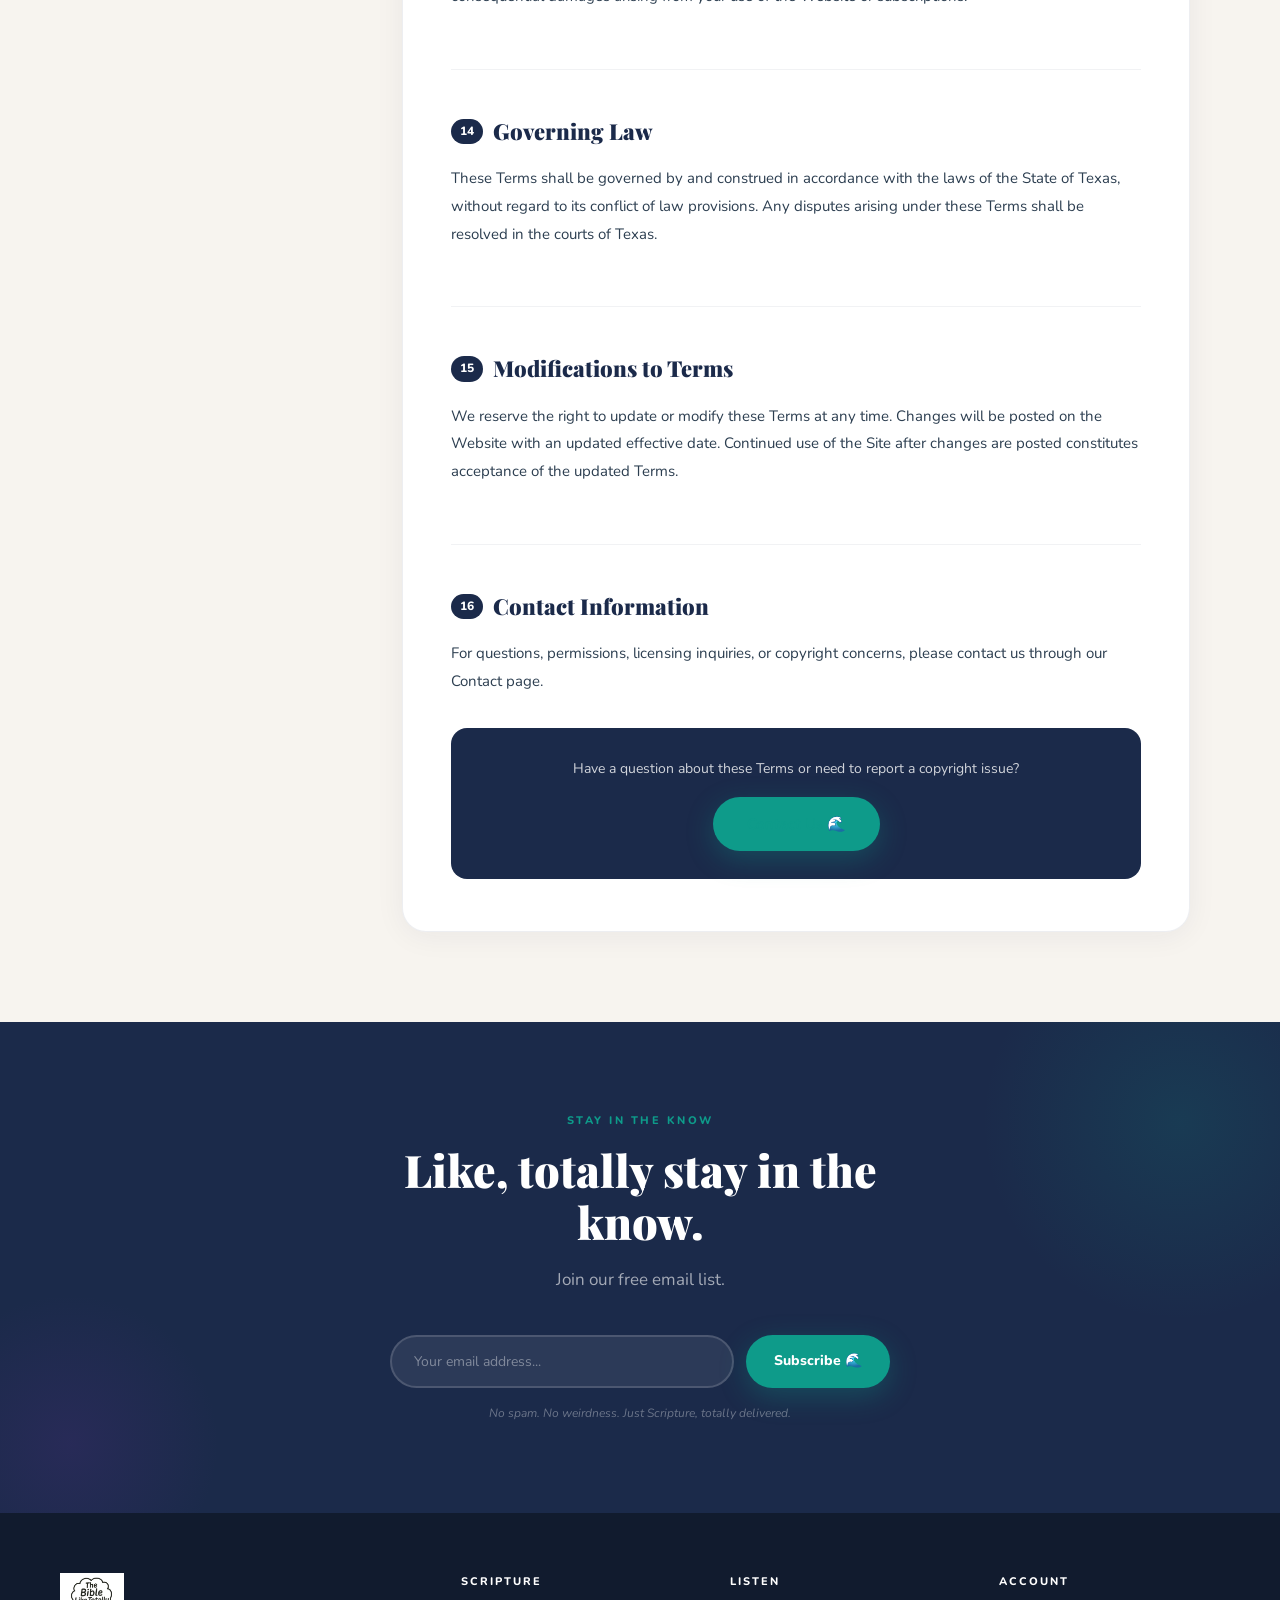
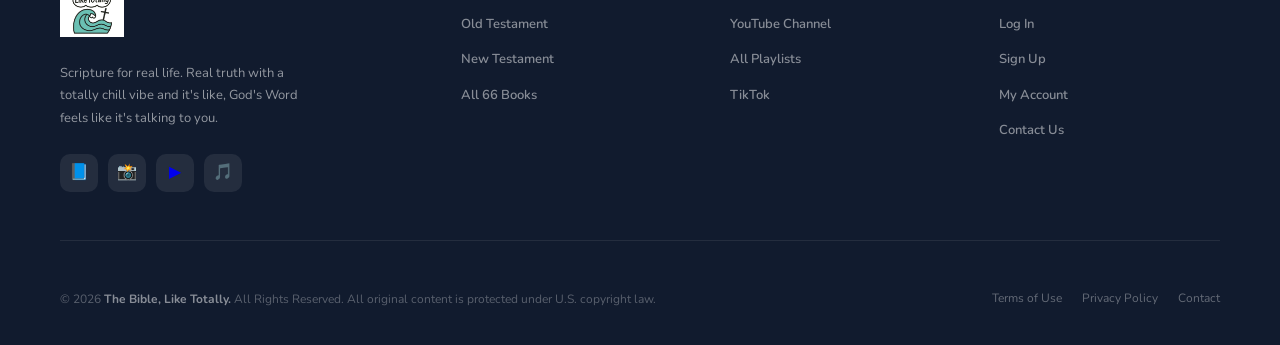
<file: terms.html>
<!DOCTYPE html>
<html lang="en">
<head>
<meta charset="UTF-8">
<meta name="viewport" content="width=device-width, initial-scale=1.0">
<title>Terms of Use — The Bible, Like Totally</title>
<meta name="description" content="Terms of Use for The Bible, Like Totally — governing your use of our website, content, and services.">
<link rel="icon" type="image/png" href="logo.png">
<link rel="apple-touch-icon" href="logo.png">
<meta name="apple-mobile-web-app-capable" content="yes">
<meta name="apple-mobile-web-app-status-bar-style" content="black-translucent">
<meta name="apple-mobile-web-app-title" content="Bible Totally">
<meta name="mobile-web-app-capable" content="yes">
<meta name="theme-color" content="#1B2A4A">
<link href="https://fonts.googleapis.com/css2?family=Playfair+Display:ital,wght@0,700;0,900;1,700&family=Nunito:wght@400;600;700;800&family=Dancing+Script:wght@700&display=swap" rel="stylesheet">
<link rel="stylesheet" href="style.css">
<style>
  .legal-layout {
    display: grid;
    grid-template-columns: 260px 1fr;
    gap: 52px;
    align-items: start;
    max-width: 1100px;
    margin: 0 auto;
  }

  /* STICKY TOC SIDEBAR */
  .legal-toc {
    position: sticky;
    top: 100px;
    background: var(--white);
    border: 1.5px solid rgba(27,42,74,0.08);
    border-radius: 20px;
    padding: 28px 24px;
    box-shadow: 0 4px 20px rgba(27,42,74,0.06);
  }
  .legal-toc h3 {
    font-size: 11px;
    font-weight: 800;
    letter-spacing: 2px;
    text-transform: uppercase;
    color: var(--teal);
    margin-bottom: 16px;
  }
  .legal-toc ul { list-style: none; }
  .legal-toc ul li { margin-bottom: 4px; }
  .legal-toc ul li a {
    font-size: 13px;
    font-weight: 600;
    color: var(--text-muted);
    text-decoration: none;
    display: block;
    padding: 6px 10px;
    border-radius: 8px;
    transition: all 0.2s;
    line-height: 1.4;
  }
  .legal-toc ul li a:hover {
    background: var(--light-teal);
    color: var(--teal);
  }
  .legal-toc .last-updated {
    font-size: 11px;
    color: var(--text-muted);
    margin-top: 20px;
    padding-top: 16px;
    border-top: 1px solid rgba(27,42,74,0.08);
    font-style: italic;
  }

  /* LEGAL CONTENT */
  .legal-content {
    background: var(--white);
    border: 1.5px solid rgba(27,42,74,0.08);
    border-radius: 24px;
    padding: 52px 48px;
    box-shadow: 0 4px 30px rgba(27,42,74,0.06);
  }
  .legal-content h1 {
    font-family: 'Playfair Display', serif;
    font-size: 36px;
    font-weight: 900;
    color: var(--navy);
    margin-bottom: 8px;
    line-height: 1.15;
  }
  .legal-content .legal-date {
    font-size: 13px;
    color: var(--text-muted);
    margin-bottom: 32px;
    display: block;
  }
  .legal-intro {
    background: var(--light-teal);
    border-left: 4px solid var(--teal);
    border-radius: 0 12px 12px 0;
    padding: 20px 24px;
    margin-bottom: 40px;
    font-size: 15px;
    color: var(--text-body);
    line-height: 1.7;
  }
  .legal-section {
    margin-bottom: 44px;
    padding-bottom: 44px;
    border-bottom: 1px solid rgba(27,42,74,0.06);
  }
  .legal-section:last-of-type {
    border-bottom: none;
    margin-bottom: 0;
    padding-bottom: 0;
  }
  .legal-section h2 {
    font-family: 'Playfair Display', serif;
    font-size: 22px;
    font-weight: 900;
    color: var(--navy);
    margin-bottom: 16px;
    display: flex;
    align-items: center;
    gap: 10px;
  }
  .legal-section h2 .section-num {
    background: var(--navy);
    color: var(--white);
    font-family: 'Nunito', sans-serif;
    font-size: 12px;
    font-weight: 800;
    padding: 3px 9px;
    border-radius: 50px;
    flex-shrink: 0;
  }
  .legal-section h3 {
    font-size: 15px;
    font-weight: 800;
    color: var(--navy);
    margin: 20px 0 8px;
  }
  .legal-section p {
    font-size: 15px;
    color: var(--text-body);
    line-height: 1.85;
    margin-bottom: 14px;
  }
  .legal-section ul {
    list-style: none;
    margin: 0 0 14px;
    padding: 0;
  }
  .legal-section ul li {
    font-size: 15px;
    color: var(--text-body);
    line-height: 1.75;
    padding: 6px 0 6px 24px;
    position: relative;
    border-bottom: 1px solid rgba(27,42,74,0.04);
  }
  .legal-section ul li::before {
    content: '→';
    position: absolute;
    left: 0;
    color: var(--teal);
    font-weight: 800;
  }
  .legal-section ul li:last-child { border-bottom: none; }
  .legal-highlight {
    background: var(--light-purple);
    border: 1.5px solid rgba(91,45,142,0.15);
    border-radius: 12px;
    padding: 16px 20px;
    margin: 16px 0;
  }
  .legal-highlight p {
    font-size: 14px;
    color: var(--purple);
    font-weight: 700;
    margin-bottom: 0;
    line-height: 1.6;
  }
  .legal-warning {
    background: var(--light-amber);
    border: 1.5px solid rgba(201,146,26,0.2);
    border-radius: 12px;
    padding: 16px 20px;
    margin: 16px 0;
  }
  .legal-warning p {
    font-size: 14px;
    color: var(--amber);
    font-weight: 700;
    margin-bottom: 0;
    line-height: 1.6;
  }
  .legal-contact-box {
    background: var(--navy);
    border-radius: 16px;
    padding: 28px 32px;
    margin-top: 32px;
    text-align: center;
  }
  .legal-contact-box p {
    color: rgba(255,255,255,0.8);
    font-size: 14px;
    margin-bottom: 16px;
  }
  .legal-contact-box a {
    color: var(--teal);
    text-decoration: none;
    font-weight: 700;
  }

  @media (max-width: 900px) {
    .legal-layout { grid-template-columns: 1fr; }
    .legal-toc { position: static; }
    .legal-content { padding: 32px 24px; }
  }
</style>
</head>
<body>


<!-- ANNOUNCEMENT BAR -->
<div class="announcement-bar">
  🌊 The entire Bible — in a totally chill, relatable voice.
</div>

<nav>
  <a href="index.html" class="nav-logo">
    <img src="logo.png" alt="The Bible, Like Totally">
    <div class="nav-logo-text">
      <span class="brand-name">The Bible, Like Totally</span>
      <span class="brand-tagline">A totally chill take on timeless truth</span>
    </div>
  </a>
  <ul class="nav-links">
    <li><a href="old-testament.html">Old Testament</a></li>
    <li><a href="new-testament.html">New Testament</a></li>
    <li><a href="all-books.html">All 66 Books</a></li>
    <li><a href="about.html">About</a></li>
    <li><a href="https://www.youtube.com/@TheBibleLikeTotally" target="_blank">Listen on YouTube</a></li>
    <li><a href="join.html" class="nav-cta">Join Today →</a></li>
  </ul>
  <div class="nav-search">
    <input type="text" class="nav-search-input" id="navSearch" placeholder="Search books..." onkeydown="handleNavSearch(event)">
    <button class="nav-search-btn" onclick="toggleNavSearch()" aria-label="Search">&#128269;</button>
  </div>
  <button class="mobile-menu-btn" onclick="toggleMobileMenu()" aria-label="Menu">
    <span></span><span></span><span></span>
  </button>
</nav>

<div class="mobile-menu" id="mobileMenu">
  <ul>
    <li><a href="index.html" onclick="toggleMobileMenu()">Home</a></li>
    <li><a href="old-testament.html" onclick="toggleMobileMenu()">Old Testament</a></li>
    <li><a href="new-testament.html" onclick="toggleMobileMenu()">New Testament</a></li>
    <li><a href="all-books.html" onclick="toggleMobileMenu()">All 66 Books</a></li>
    <li><a href="about.html" onclick="toggleMobileMenu()">About</a></li>
    <li><a href="https://www.youtube.com/@TheBibleLikeTotally" target="_blank" onclick="toggleMobileMenu()">Listen on YouTube</a></li>
    <li><a href="join.html" class="nav-cta" onclick="toggleMobileMenu()">Join Today →</a></li>
  </ul>
</div>

<div class="page-hero">
  <div class="page-hero-inner">
    <span class="section-label">Legal</span>
    <h1>Terms of <em>Use</em></h1>
    <p>The terms governing your use of The Bible, Like Totally website, content, and services.</p>
  </div>
</div>

<section style="background: var(--off-white);">
  <div class="legal-layout">

    <!-- TOC SIDEBAR -->
    <div class="legal-toc fade-in">
      <h3>Contents</h3>
      <ul>
        <li><a href="#eligibility">1. Eligibility &amp; Access</a></li>
        <li><a href="#account">2. Account Creation</a></li>
        <li><a href="#subscriptions">3. Subscriptions &amp; Billing</a></li>
        <li><a href="#refunds">4. Refunds &amp; Cancellations</a></li>
        <li><a href="#payments">5. Payments</a></li>
        <li><a href="#data">6. Data Collection</a></li>
        <li><a href="#content">7. Content Ownership &amp; IP</a></li>
        <li><a href="#dmca">8. DMCA Policy</a></li>
        <li><a href="#enforcement">9. Enforcement</a></li>
        <li><a href="#restrictions">10. User Restrictions</a></li>
        <li><a href="#feedback">11. Feedback &amp; Suggestions</a></li>
        <li><a href="#disclaimer">12. Disclaimer</a></li>
        <li><a href="#liability">13. Limitation of Liability</a></li>
        <li><a href="#governing">14. Governing Law</a></li>
        <li><a href="#modifications">15. Modifications</a></li>
        <li><a href="#contact-legal">16. Contact</a></li>
      </ul>
      <p class="last-updated">Last Updated: March 2026</p>
    </div>

    <!-- LEGAL CONTENT -->
    <div class="legal-content fade-in">
      <h1>Terms of Use</h1>
      <span class="legal-date">Last Updated: March 2026</span>

      <div class="legal-intro">
        Welcome to The Bible, Like Totally. By accessing or using https://thebibleliketotally.com (the "Site"), you agree to be bound by these Terms of Use. If you do not agree, please do not use the Site.
      </div>

      <div class="legal-section" id="eligibility">
        <h2><span class="section-num">1</span> Eligibility &amp; Access</h2>
        <p>By using the Site, you confirm that you are legally permitted to do so in your jurisdiction. The Site is intended solely for personal, non-commercial use and may not be used for business, public, or commercial purposes without written permission.</p>
        <p>You must be at least 18 years old to purchase a subscription or create an account. Users under age 13 may not create accounts or purchase subscriptions. Users age 13–17 must have permission from a parent or legal guardian.</p>
      </div>

      <div class="legal-section" id="account">
        <h2><span class="section-num">2</span> Account Creation</h2>
        <p>To access certain content, users must create an account. You agree to:</p>
        <ul>
          <li>Provide accurate and complete information including first and last name and email address</li>
          <li>Maintain the confidentiality of your login credentials</li>
          <li>Accept responsibility for all activity under your account</li>
        </ul>
        <p>Accounts are for individual use only and may not be shared.</p>
      </div>

      <div class="legal-section" id="subscriptions">
        <h2><span class="section-num">3</span> Subscriptions &amp; Billing</h2>
        <p>The Website offers monthly and yearly subscription plans. Subscriptions automatically renew according to the plan selected unless canceled by the user. Billing occurs at the beginning of each subscription period.</p>
        <h3>Cancellation &amp; Renewal</h3>
        <p>Users may cancel their subscription at any time by logging into their account. Monthly plans renew automatically each billing cycle unless canceled at least ten (10) days before the renewal date. Annual plans renew automatically unless canceled at least ten (10) days before the renewal date.</p>
        <p>Cancellation prevents future charges but does not entitle the user to a refund for any current or prior billing period.</p>
      </div>

      <div class="legal-section" id="refunds">
        <h2><span class="section-num">4</span> Refunds &amp; Cancellations</h2>
        <p>We offer a 15-day refund period for annual subscriptions. You may request a full refund within 15 days of purchase. After 15 days, all purchases are final and non-refundable.</p>
        <div class="legal-warning">
          <p>⚠️ Attempting a chargeback after accessing paid content may result in account suspension and collection of fees.</p>
        </div>
      </div>

      <div class="legal-section" id="payments">
        <h2><span class="section-num">5</span> Payments</h2>
        <p>The Website collects payment information necessary to process subscriptions. Payment details are handled securely through Stripe. We do not store full payment card numbers on our servers.</p>
      </div>

      <div class="legal-section" id="data">
        <h2><span class="section-num">6</span> Data Collection</h2>
        <p>We collect the following personal information:</p>
        <ul>
          <li>First and last name</li>
          <li>Email address</li>
          <li>Payment information via Stripe</li>
        </ul>
        <p>For more information, please review our <a href="privacy.html" style="color:var(--teal); font-weight:700;">Privacy Policy</a>.</p>
      </div>

      <div class="legal-section" id="content">
        <h2><span class="section-num">7</span> Content Ownership &amp; Intellectual Property</h2>

        <h3>7.1 Ownership of Original Creative Work</h3>
        <p>All content on this Website — including but not limited to text, modern language paraphrases, creative translations, chapter summaries, chapter recaps, original phrasing, voice, tone, style, design, branding, logos, trademarks, audio recordings, and all other creative works — is the sole and exclusive intellectual property of The Bible, Like Totally.</p>
        <p>While the underlying Scripture text is drawn from the King James Version of the Bible, which is in the public domain, the specific creative expression, word choices, phrasing, voice, structure, humor, and presentation style used throughout this Website are entirely original and are protected under United States copyright law and applicable international copyright treaties.</p>

        <h3>7.2 What Is Protected</h3>
        <ul>
          <li>All modern language paraphrases of Scripture published on this Website</li>
          <li>All chapter summaries and recaps</li>
          <li>The brand name "The Bible, Like Totally" and tagline "A totally chill take on timeless truth"</li>
          <li>All logos, visual branding, and graphic elements</li>
          <li>All audio recordings published on this Website or associated YouTube channel</li>
          <li>All written content appearing anywhere on this Website</li>
        </ul>

        <h3>7.3 Limited Personal Use License</h3>
        <p>Users are granted a limited, non-exclusive, non-transferable, revocable license to access and read content on this Website for personal, private, non-commercial use only. This license does not include the right to:</p>
        <ul>
          <li>Copy, reproduce, or duplicate any content in whole or in part</li>
          <li>Distribute, share, or republish any content through any medium</li>
          <li>Use any content for church services, ministry presentations, public events, or group settings without written permission</li>
          <li>Use any content for commercial purposes of any kind</li>
          <li>Create derivative works based on any content</li>
          <li>Train, fine-tune, or otherwise use any content to develop artificial intelligence models, machine learning systems, or any automated content generation tools</li>
        </ul>

        <h3>7.4 Permitted Sharing</h3>
        <p>You may share individual verses or short passages of up to three (3) consecutive verses for personal, non-commercial purposes provided that clear attribution to The Bible, Like Totally and TheBibleLikeTotally.com is included.</p>

        <div class="legal-highlight">
          <p>🚫 This content may NOT be used to train, develop, or improve artificial intelligence systems or automated content generation tools of any kind — commercial or non-commercial.</p>
        </div>

        <h3>7.5 Trademarks</h3>
        <p>The Bible, Like Totally, the associated logo, and all brand elements are trademarks of the Owner. You may not use our trademarks, brand name, or logo without prior written consent.</p>

        <h3>7.6 Copyright Notice</h3>
        <p>© 2025 The Bible, Like Totally. All Rights Reserved. Unauthorized reproduction, distribution, public display, or creation of derivative works from any content on this Website is strictly prohibited and constitutes copyright infringement subject to civil and criminal penalties under 17 U.S.C. § 501 et seq.</p>
      </div>

      <div class="legal-section" id="dmca">
        <h2><span class="section-num">8</span> DMCA Copyright Infringement Policy</h2>
        <p>If you believe that content on this Website infringes your copyright, please submit a written notice through our Contact page containing the following:</p>
        <ul>
          <li>A description of the copyrighted work you claim has been infringed</li>
          <li>A description of where the allegedly infringing content appears on our Website</li>
          <li>Your contact information including name, address, telephone number, and email</li>
          <li>A statement that you have a good faith belief that the use is not authorized by the copyright owner</li>
          <li>A statement under penalty of perjury that the information in your notice is accurate</li>
          <li>Your physical or electronic signature</li>
        </ul>
        <p>We will respond to valid DMCA notices promptly. Repeat infringers will have their access terminated.</p>
      </div>

      <div class="legal-section" id="enforcement">
        <h2><span class="section-num">9</span> Enforcement</h2>
        <p>We actively monitor for unauthorized use of our content. If you reproduce, distribute, or use our content without authorization we reserve the right to:</p>
        <ul>
          <li>Issue a formal cease and desist notice</li>
          <li>File a DMCA takedown request with any platform hosting infringing content</li>
          <li>Pursue legal action for copyright infringement, damages, and attorneys' fees</li>
          <li>Seek injunctive relief to stop unauthorized use</li>
        </ul>
      </div>

      <div class="legal-section" id="restrictions">
        <h2><span class="section-num">10</span> User Restrictions</h2>
        <p>Users may not:</p>
        <ul>
          <li>Use the Website for business, ministry, resale, or public presentation purposes without written permission</li>
          <li>Use any content to train artificial intelligence systems or automated tools of any kind</li>
          <li>Attempt to reverse engineer, scrape, or systematically download Website content</li>
          <li>Share login credentials or allow others to access your account</li>
        </ul>
      </div>

      <div class="legal-section" id="feedback">
        <h2><span class="section-num">11</span> Feedback &amp; Suggestions</h2>
        <p>If you submit feedback, ideas, suggestions, or recommendations, you grant us the unrestricted right to use, modify, and incorporate such feedback. No compensation, credit, or attribution will be provided. Feedback becomes our property upon submission.</p>
      </div>

      <div class="legal-section" id="disclaimer">
        <h2><span class="section-num">12</span> Disclaimer</h2>
        <p>The Website and its content are provided "as is" and "as available." We make no guarantees regarding uninterrupted access, accuracy, or error-free operation.</p>
        <div class="legal-highlight">
          <p>📖 The content on this Website is a creative modern language paraphrase and is not intended as a substitute for reading Scripture in a recognized Bible translation. Users are encouraged to read traditional Scripture translations alongside this content.</p>
        </div>
      </div>

      <div class="legal-section" id="liability">
        <h2><span class="section-num">13</span> Limitation of Liability</h2>
        <p>To the fullest extent permitted by law, we shall not be liable for any indirect, incidental, or consequential damages arising from your use of the Website or subscriptions.</p>
      </div>

      <div class="legal-section" id="governing">
        <h2><span class="section-num">14</span> Governing Law</h2>
        <p>These Terms shall be governed by and construed in accordance with the laws of the State of Texas, without regard to its conflict of law provisions. Any disputes arising under these Terms shall be resolved in the courts of Texas.</p>
      </div>

      <div class="legal-section" id="modifications">
        <h2><span class="section-num">15</span> Modifications to Terms</h2>
        <p>We reserve the right to update or modify these Terms at any time. Changes will be posted on the Website with an updated effective date. Continued use of the Site after changes are posted constitutes acceptance of the updated Terms.</p>
      </div>

      <div class="legal-section" id="contact-legal">
        <h2><span class="section-num">16</span> Contact Information</h2>
        <p>For questions, permissions, licensing inquiries, or copyright concerns, please contact us through our Contact page.</p>
        <div class="legal-contact-box">
          <p>Have a question about these Terms or need to report a copyright issue?</p>
          <a href="contact.html" class="btn-primary" style="display:inline-flex;">Contact Us 🌊</a>
        </div>
      </div>

    </div>
  </div>
</section>

<section class="signup-section fade-in">
  <div class="signup-inner">
    <span class="section-label">Stay in the Know</span>
    <h2 class="section-title">Like, totally stay in the know.</h2>
    <p class="section-subtitle">Join our free email list.</p>
    <div class="signup-form">
      <input type="email" placeholder="Your email address...">
      <a href="https://the-bible-like-totally.kit.com/66062f99f6" class="btn-primary" style="border-radius:50px; padding:15px 28px; font-size:14px; font-weight:800; text-decoration:none; display:inline-flex; align-items:center; gap:8px; background:var(--teal); color:var(--white); box-shadow:0 8px 28px rgba(14,155,138,0.3); transition:all 0.3s; font-family:'Nunito',sans-serif;">Subscribe 🌊</a>
    </div>
    <p class="signup-note">No spam. No weirdness. Just Scripture, totally delivered.</p>
  </div>
</section>

<footer>
  <div class="footer-top">
    <div class="footer-brand">
      <img src="logo.png" alt="The Bible, Like Totally">
      <p>Scripture for real life. Real truth with a totally chill vibe and it's like, God's Word feels like it's talking to you.</p>
      <div class="footer-social">
        <a href="https://www.facebook.com/thebible.liketotally/" target="_blank" class="social-btn">📘</a>
        <a href="https://www.instagram.com/thebible_liketotally/" target="_blank" class="social-btn">📸</a>
        <a href="https://www.youtube.com/@TheBibleLikeTotally" target="_blank" class="social-btn">▶</a>
        <a href="https://www.tiktok.com/@thebible_liketotally" target="_blank" class="social-btn">🎵</a>
      </div>
    </div>
    <div class="footer-col">
      <h4>Scripture</h4>
      <ul>
        <li><a href="old-testament.html">Old Testament</a></li>
        <li><a href="new-testament.html">New Testament</a></li>
        <li><a href="all-books.html">All 66 Books</a></li>
      </ul>
    </div>
    <div class="footer-col">
      <h4>Listen</h4>
      <ul>
        <li><a href="https://www.youtube.com/@TheBibleLikeTotally" target="_blank">YouTube Channel</a></li>
        <li><a href="https://www.youtube.com/@TheBibleLikeTotally/playlists" target="_blank">All Playlists</a></li>
        <li><a href="https://www.tiktok.com/@thebible_liketotally" target="_blank">TikTok</a></li>
      </ul>
    </div>
      <div class="footer-col">
      <h4>Account</h4>
      <ul>
        <li><a href="https://thebibleliketotally.com/log-in/">Log In</a></li>
        <li><a href="https://thebibleliketotally.com/sign-up/">Sign Up</a></li>
        <li><a href="https://thebibleliketotally.com/account/">My Account</a></li>
        <li><a href="contact.html">Contact Us</a></li>
      </ul>
    </div>
  </div>
  <div class="footer-bottom">
    <p class="footer-copy">© 2026 <strong>The Bible, Like Totally.</strong> All Rights Reserved. All original content is protected under U.S. copyright law.</p>
    <div class="footer-links">
      <a href="terms.html">Terms of Use</a>
      <a href="privacy.html">Privacy Policy</a>
      <a href="contact.html">Contact</a>
    </div>
  </div>
</footer>

<script>
  const observer = new IntersectionObserver((entries) => {
    entries.forEach(e => { if (e.isIntersecting) e.target.classList.add('visible'); });
  }, { threshold: 0.05 });
  document.querySelectorAll('.fade-in').forEach(el => observer.observe(el));

  function toggleMobileMenu() {
    document.getElementById('mobileMenu').classList.toggle('open');
  }
  function toggleNavSearch() {
    const input = document.getElementById('navSearch');
    input.classList.toggle('open');
    if (input.classList.contains('open')) input.focus();
  }
  function handleNavSearch(event) {
    if (event.key === 'Enter') {
      const query = document.getElementById('navSearch').value.trim();
      if (query) window.location.href = 'all-books.html?search=' + encodeURIComponent(query);
    }
  }
</script>
</body>
</html>
</file>
<file: style.css>
/* ============================================
   THE BIBLE, LIKE TOTALLY — SHARED STYLES
   ============================================ */

:root {
  --navy:       #1B2A4A;
  --teal:       #0E9B8A;
  --purple:     #5B2D8E;
  --amber:      #C9921A;
  --white:      #FFFFFF;
  --off-white:  #F7F4EF;
  --light-teal: #E8F7F5;
  --light-purple:#F0EAF8;
  --light-amber: #FDF3E0;
  --text-body:  #2C3E50;
  --text-muted: #6B7A8D;
  --navy-dark:  #111B2E;
}

* { margin: 0; padding: 0; box-sizing: border-box; }

html { scroll-behavior: smooth; }

body {
  font-family: 'Nunito', sans-serif;
  background: var(--white);
  color: var(--text-body);
  overflow-x: hidden;
  line-height: 1.6;
}

/* ── ANNOUNCEMENT BAR ── */
.announcement-bar {
  background: var(--navy);
  color: var(--white);
  text-align: center;
  padding: 10px 20px;
  font-size: 13px;
  font-weight: 600;
  letter-spacing: 0.4px;
}
.announcement-bar a {
  color: var(--amber);
  text-decoration: none;
  margin-left: 8px;
  font-weight: 800;
}
.announcement-bar a:hover { text-decoration: underline; }

/* ── NAVIGATION ── */
nav {
  background: var(--white);
  padding: 14px 60px;
  display: flex;
  align-items: center;
  justify-content: space-between;
  border-bottom: 1px solid rgba(27,42,74,0.08);
  position: sticky;
  top: 0;
  z-index: 1000;
  box-shadow: 0 2px 20px rgba(27,42,74,0.06);
}
.nav-logo {
  display: flex;
  align-items: center;
  gap: 10px;
  text-decoration: none;
}
.nav-logo img {
  height: 52px;
  width: auto;
}
.nav-logo-text .brand-name {
  font-family: 'Playfair Display', serif;
  font-size: 16px;
  font-weight: 900;
  color: var(--navy);
  line-height: 1.1;
  display: block;
}
.nav-logo-text .brand-tagline {
  font-size: 10px;
  color: var(--teal);
  font-weight: 700;
  letter-spacing: 1px;
  text-transform: uppercase;
}
.nav-links {
  display: flex;
  align-items: center;
  gap: 32px;
  list-style: none;
}
.nav-links a {
  text-decoration: none;
  color: var(--navy);
  font-weight: 700;
  font-size: 14px;
  transition: color 0.2s;
  position: relative;
}
.nav-links a::after {
  content: '';
  position: absolute;
  bottom: -3px; left: 0;
  width: 0; height: 2px;
  background: var(--teal);
  transition: width 0.3s;
}
.nav-links a:hover { color: var(--teal); }
.nav-links a:hover::after { width: 100%; }
.nav-links a.active { color: var(--teal); }
.nav-links a.active::after { width: 100%; }
.nav-cta {
  background: var(--teal) !important;
  color: var(--white) !important;
  padding: 10px 22px;
  border-radius: 50px;
  font-weight: 800 !important;
  transition: background 0.2s, transform 0.2s !important;
}
.nav-cta:hover {
  background: var(--navy) !important;
  transform: translateY(-1px);
  color: var(--white) !important;
}
.nav-cta::after { display: none !important; }

/* ── SHARED SECTION STYLES ── */
section { padding: 90px 60px; }

.section-label {
  font-size: 11px;
  font-weight: 800;
  letter-spacing: 2.5px;
  text-transform: uppercase;
  color: var(--teal);
  margin-bottom: 14px;
  display: block;
}
.section-title {
  font-family: 'Playfair Display', serif;
  font-size: clamp(30px, 3.5vw, 46px);
  font-weight: 900;
  color: var(--navy);
  line-height: 1.15;
  margin-bottom: 18px;
}
.section-title em { color: var(--teal); font-style: italic; }
.section-title .purple { color: var(--purple); }
.section-subtitle {
  font-size: 17px;
  color: var(--text-muted);
  line-height: 1.75;
  max-width: 580px;
}

/* ── BUTTONS ── */
.btn-primary {
  background: var(--teal);
  color: var(--white);
  padding: 15px 34px;
  border-radius: 50px;
  font-weight: 800;
  font-size: 15px;
  text-decoration: none;
  transition: all 0.3s;
  display: inline-flex;
  align-items: center;
  gap: 8px;
  box-shadow: 0 8px 28px rgba(14,155,138,0.3);
  font-family: 'Nunito', sans-serif;
  border: none;
  cursor: pointer;
}
.btn-primary:hover {
  background: #0BC4AE;
  transform: translateY(-2px);
  box-shadow: 0 12px 36px rgba(14,155,138,0.4);
}
.btn-secondary {
  background: transparent;
  color: var(--navy);
  padding: 15px 34px;
  border-radius: 50px;
  font-weight: 700;
  font-size: 15px;
  text-decoration: none;
  border: 2px solid var(--navy);
  transition: all 0.3s;
  display: inline-flex;
  align-items: center;
  gap: 8px;
  font-family: 'Nunito', sans-serif;
  cursor: pointer;
}
.btn-secondary:hover {
  background: var(--navy);
  color: var(--white);
}
.btn-white {
  background: var(--white);
  color: var(--navy);
  padding: 15px 34px;
  border-radius: 50px;
  font-weight: 800;
  font-size: 15px;
  text-decoration: none;
  transition: all 0.3s;
  display: inline-flex;
  align-items: center;
  gap: 8px;
  font-family: 'Nunito', sans-serif;
}
.btn-white:hover {
  background: var(--off-white);
  transform: translateY(-2px);
}
.btn-ghost {
  background: transparent;
  color: var(--white);
  padding: 15px 34px;
  border-radius: 50px;
  font-weight: 700;
  font-size: 15px;
  text-decoration: none;
  border: 2px solid rgba(255,255,255,0.35);
  transition: all 0.3s;
  display: inline-flex;
  align-items: center;
  gap: 8px;
  font-family: 'Nunito', sans-serif;
}
.btn-ghost:hover {
  border-color: rgba(255,255,255,0.7);
  background: rgba(255,255,255,0.1);
}

/* ── FOOTER ── */
footer {
  background: var(--navy-dark);
  color: rgba(255,255,255,0.6);
  padding: 60px 60px 36px;
}
.footer-top {
  display: grid;
  grid-template-columns: 1.6fr 1fr 1fr 1fr;
  gap: 48px;
  margin-bottom: 48px;
  padding-bottom: 48px;
  border-bottom: 1px solid rgba(255,255,255,0.08);
}
.footer-brand img {
  height: 64px;
  width: auto;
  margin-bottom: 16px;
}
.footer-brand p {
  font-size: 13px;
  line-height: 1.75;
  margin-bottom: 24px;
  max-width: 260px;
  color: rgba(255,255,255,0.55);
}
.footer-social {
  display: flex;
  gap: 10px;
}
.social-btn {
  width: 38px;
  height: 38px;
  background: rgba(255,255,255,0.08);
  border-radius: 10px;
  display: flex;
  align-items: center;
  justify-content: center;
  font-size: 16px;
  transition: background 0.2s, transform 0.2s;
  text-decoration: none;
}
.social-btn:hover {
  background: var(--teal);
  transform: translateY(-2px);
}
.footer-col h4 {
  font-size: 11px;
  font-weight: 800;
  letter-spacing: 2px;
  text-transform: uppercase;
  color: var(--white);
  margin-bottom: 20px;
}
.footer-col ul { list-style: none; }
.footer-col ul li { margin-bottom: 10px; }
.footer-col ul li a {
  color: rgba(255,255,255,0.5);
  text-decoration: none;
  font-size: 13px;
  font-weight: 600;
  transition: color 0.2s;
}
.footer-col ul li a:hover { color: var(--teal); }
.footer-bottom {
  display: flex;
  align-items: flex-start;
  justify-content: space-between;
  gap: 24px;
  flex-wrap: wrap;
}
.footer-copy {
  font-size: 12px;
  color: rgba(255,255,255,0.3);
  line-height: 1.7;
  max-width: 640px;
}
.footer-copy strong { color: rgba(255,255,255,0.5); }
.footer-links {
  display: flex;
  gap: 20px;
  flex-shrink: 0;
}
.footer-links a {
  color: rgba(255,255,255,0.35);
  text-decoration: none;
  font-size: 12px;
  transition: color 0.2s;
  white-space: nowrap;
}
.footer-links a:hover { color: var(--teal); }

/* ── TRUST BAR ── */
.trust-bar {
  background: var(--off-white);
  padding: 18px 60px;
  display: flex;
  align-items: center;
  justify-content: center;
  gap: 44px;
  border-bottom: 1px solid rgba(27,42,74,0.06);
  flex-wrap: wrap;
}
.trust-item {
  display: flex;
  align-items: center;
  gap: 8px;
  font-size: 13px;
  font-weight: 700;
  color: var(--navy);
  opacity: 0.65;
}
.trust-item .icon { font-size: 17px; }

/* ── VERSE HIGHLIGHT ── */
.verse-section {
  background: linear-gradient(135deg, var(--navy) 0%, #1A3A6A 50%, var(--purple) 100%);
  text-align: center;
  position: relative;
  overflow: hidden;
  padding: 90px 60px;
}
.verse-section::before {
  content: '';
  position: absolute;
  top: 0; left: 0; right: 0; bottom: 0;
  background: url("data:image/svg+xml,%3Csvg width='60' height='60' viewBox='0 0 60 60' xmlns='http://www.w3.org/2000/svg'%3E%3Cg fill='%23ffffff' fill-opacity='0.025'%3E%3Cpath d='M36 34v-4h-2v4h-4v2h4v4h2v-4h4v-2h-4zm0-30V0h-2v4h-4v2h4v4h2V6h4V4h-4zM6 34v-4H4v4H0v2h4v4h2v-4h4v-2H6zM6 4V0H4v4H0v2h4v4h2V6h4V4H6z'/%3E%3C/g%3E%3C/svg%3E");
  pointer-events: none;
}
.verse-section .inner { position: relative; z-index: 1; max-width: 780px; margin: 0 auto; }
.verse-section .big-q {
  font-family: 'Playfair Display', serif;
  font-size: 100px;
  color: var(--teal);
  opacity: 0.25;
  line-height: 0.5;
  margin-bottom: 28px;
  display: block;
}
.verse-section blockquote {
  font-family: 'Playfair Display', serif;
  font-size: clamp(20px, 2.8vw, 30px);
  font-style: italic;
  color: var(--white);
  line-height: 1.65;
  margin-bottom: 24px;
}
.verse-section .cite {
  font-family: 'Dancing Script', cursive;
  font-size: 26px;
  color: var(--amber);
  display: block;
  margin-bottom: 44px;
}

/* ── REVIEWS ── */
.reviews-grid {
  display: grid;
  grid-template-columns: repeat(4, 1fr);
  gap: 20px;
}
.review-card {
  background: var(--off-white);
  border-radius: 20px;
  padding: 28px 24px;
  transition: transform 0.2s, box-shadow 0.2s;
}
.review-card:hover {
  transform: translateY(-4px);
  box-shadow: 0 12px 36px rgba(27,42,74,0.1);
}
.review-card.teal-bg { background: var(--light-teal); }
.review-card.purple-bg { background: var(--light-purple); }
.review-card.amber-bg { background: var(--light-amber); }
.review-stars { color: var(--amber); font-size: 13px; margin-bottom: 12px; letter-spacing: 2px; }
.review-text {
  font-size: 14px;
  color: var(--text-body);
  line-height: 1.7;
  margin-bottom: 16px;
  font-style: italic;
}
.review-author { font-size: 12px; font-weight: 800; color: var(--navy); text-transform: uppercase; letter-spacing: 0.5px; }
.review-location { font-size: 11px; color: var(--text-muted); font-weight: 600; }

/* ── EMAIL SIGNUP ── */
.signup-section {
  background: var(--navy);
  text-align: center;
  position: relative;
  overflow: hidden;
}
.signup-section::before {
  content: '';
  position: absolute;
  top: -100px; right: -100px;
  width: 400px; height: 400px;
  background: radial-gradient(circle, rgba(14,155,138,0.15) 0%, transparent 70%);
  pointer-events: none;
}
.signup-section::after {
  content: '';
  position: absolute;
  bottom: -80px; left: -80px;
  width: 300px; height: 300px;
  background: radial-gradient(circle, rgba(91,45,142,0.2) 0%, transparent 70%);
  pointer-events: none;
}
.signup-inner { position: relative; z-index: 1; max-width: 600px; margin: 0 auto; }
.signup-section .section-label { color: var(--teal); }
.signup-section .section-title { color: var(--white); }
.signup-section .section-subtitle { color: rgba(255,255,255,0.6); margin: 0 auto 40px; }
.signup-form {
  display: flex;
  gap: 12px;
  max-width: 500px;
  margin: 0 auto 16px;
}
.signup-form input {
  flex: 1;
  padding: 15px 22px;
  border-radius: 50px;
  border: 2px solid rgba(255,255,255,0.15);
  background: rgba(255,255,255,0.08);
  color: var(--white);
  font-family: 'Nunito', sans-serif;
  font-size: 14px;
  outline: none;
  transition: border-color 0.2s;
}
.signup-form input::placeholder { color: rgba(255,255,255,0.4); }
.signup-form input:focus { border-color: var(--teal); }
.signup-form button {
  background: var(--teal);
  color: var(--white);
  border: none;
  padding: 15px 28px;
  border-radius: 50px;
  font-family: 'Nunito', sans-serif;
  font-weight: 800;
  font-size: 14px;
  cursor: pointer;
  transition: background 0.2s, transform 0.2s;
  white-space: nowrap;
}
.signup-form button:hover { background: #0BC4AE; transform: translateY(-1px); }
.signup-note { font-size: 12px; color: rgba(255,255,255,0.35); font-style: italic; }

/* ── PAGE HERO (inner pages) ── */
.page-hero {
  background: linear-gradient(135deg, var(--navy) 0%, #2A3F6F 60%, #1A4A6B 100%);
  padding: 80px 60px;
  text-align: center;
  position: relative;
  overflow: hidden;
}
.page-hero::before {
  content: '';
  position: absolute;
  top: -60px; right: -60px;
  width: 400px; height: 400px;
  background: radial-gradient(circle, rgba(14,155,138,0.15) 0%, transparent 70%);
  pointer-events: none;
}
.page-hero::after {
  content: '';
  position: absolute;
  bottom: -60px; left: -60px;
  width: 300px; height: 300px;
  background: radial-gradient(circle, rgba(91,45,142,0.2) 0%, transparent 70%);
  pointer-events: none;
}
.page-hero-inner { position: relative; z-index: 1; max-width: 700px; margin: 0 auto; }
.page-hero .section-label { color: rgba(14,155,138,0.9); }
.page-hero h1 {
  font-family: 'Playfair Display', serif;
  font-size: clamp(36px, 5vw, 60px);
  font-weight: 900;
  color: var(--white);
  line-height: 1.1;
  margin-bottom: 16px;
}
.page-hero h1 em { color: var(--teal); font-style: italic; }
.page-hero p {
  font-size: 17px;
  color: rgba(255,255,255,0.72);
  line-height: 1.75;
  max-width: 560px;
  margin: 0 auto;
}
.page-hero .tagline {
  font-family: 'Dancing Script', cursive;
  font-size: 26px;
  color: var(--amber);
  display: block;
  margin-bottom: 16px;
}

/* ── ANIMATIONS ── */
@keyframes fadeInUp {
  from { opacity: 0; transform: translateY(28px); }
  to   { opacity: 1; transform: translateY(0); }
}
@keyframes fadeInRight {
  from { opacity: 0; transform: translateX(28px); }
  to   { opacity: 1; transform: translateX(0); }
}
@keyframes pulse {
  0%, 100% { opacity: 1; transform: scale(1); }
  50%       { opacity: 0.5; transform: scale(1.5); }
}
.fade-in {
  opacity: 0;
  transform: translateY(24px);
  transition: opacity 0.65s ease, transform 0.65s ease;
}
.fade-in.visible { opacity: 1; transform: translateY(0); }

/* ── RESPONSIVE ── */
@media (max-width: 900px) {
  nav { padding: 14px 24px; }
  nav .nav-links { display: none; }
  section { padding: 60px 24px; }
  .trust-bar { padding: 16px 24px; gap: 20px; }
  footer { padding: 48px 24px 28px; }
  .footer-top { grid-template-columns: 1fr 1fr; gap: 32px; }
  .reviews-grid { grid-template-columns: 1fr 1fr; }
  .page-hero { padding: 60px 24px; }
}
@media (max-width: 600px) {
  .footer-top { grid-template-columns: 1fr; }
  .reviews-grid { grid-template-columns: 1fr; }
  .signup-form { flex-direction: column; }
  .footer-bottom { flex-direction: column; gap: 16px; }
}

/* ============================================================
   NAVIGATION UPDATE — Mobile Menu + Search
   ============================================================ */

/* MOBILE MENU BUTTON */
.mobile-menu-btn {
  display: none;
  flex-direction: column;
  gap: 5px;
  background: none;
  border: none;
  cursor: pointer;
  padding: 4px;
}
.mobile-menu-btn span {
  display: block;
  width: 24px;
  height: 2px;
  background: var(--navy);
  border-radius: 2px;
  transition: all 0.3s;
}

/* MOBILE MENU OVERLAY */
.mobile-menu {
  display: none;
  position: fixed;
  top: 0; left: 0; right: 0; bottom: 0;
  background: var(--navy);
  z-index: 999;
  flex-direction: column;
  align-items: center;
  justify-content: center;
}
.mobile-menu.open { display: flex; }
.mobile-menu ul {
  list-style: none;
  text-align: center;
  width: 100%;
  padding: 0 40px;
}
.mobile-menu ul li {
  border-bottom: 1px solid rgba(255,255,255,0.08);
}
.mobile-menu ul li a {
  display: block;
  padding: 20px 0;
  color: var(--white);
  text-decoration: none;
  font-size: 20px;
  font-weight: 700;
  font-family: 'Nunito', sans-serif;
  transition: color 0.2s;
}
.mobile-menu ul li a:hover { color: var(--teal); }
.mobile-menu ul li a.nav-cta {
  background: var(--teal);
  color: var(--white) !important;
  border-radius: 50px;
  padding: 14px 32px;
  margin-top: 20px;
  display: inline-block;
  font-size: 16px;
}

/* NAV SEARCH */
.nav-search {
  position: relative;
  display: flex;
  align-items: center;
}
.nav-search-input {
  width: 0;
  padding: 8px 0;
  border: none;
  border-bottom: 2px solid transparent;
  background: transparent;
  font-family: 'Nunito', sans-serif;
  font-size: 14px;
  color: var(--navy);
  outline: none;
  transition: width 0.3s, border-color 0.3s, padding 0.3s;
  overflow: hidden;
}
.nav-search-input.open {
  width: 180px;
  padding: 8px 12px;
  border-bottom-color: var(--teal);
}
.nav-search-btn {
  background: none;
  border: none;
  cursor: pointer;
  font-size: 18px;
  padding: 6px 8px;
  color: var(--navy);
  transition: color 0.2s;
  display: flex;
  align-items: center;
}
.nav-search-btn:hover { color: var(--teal); }

/* RESPONSIVE */
@media (max-width: 900px) {
  .nav-links { display: none; }
  .nav-search { display: none; }
  .mobile-menu-btn { display: flex; }
}
</file>
